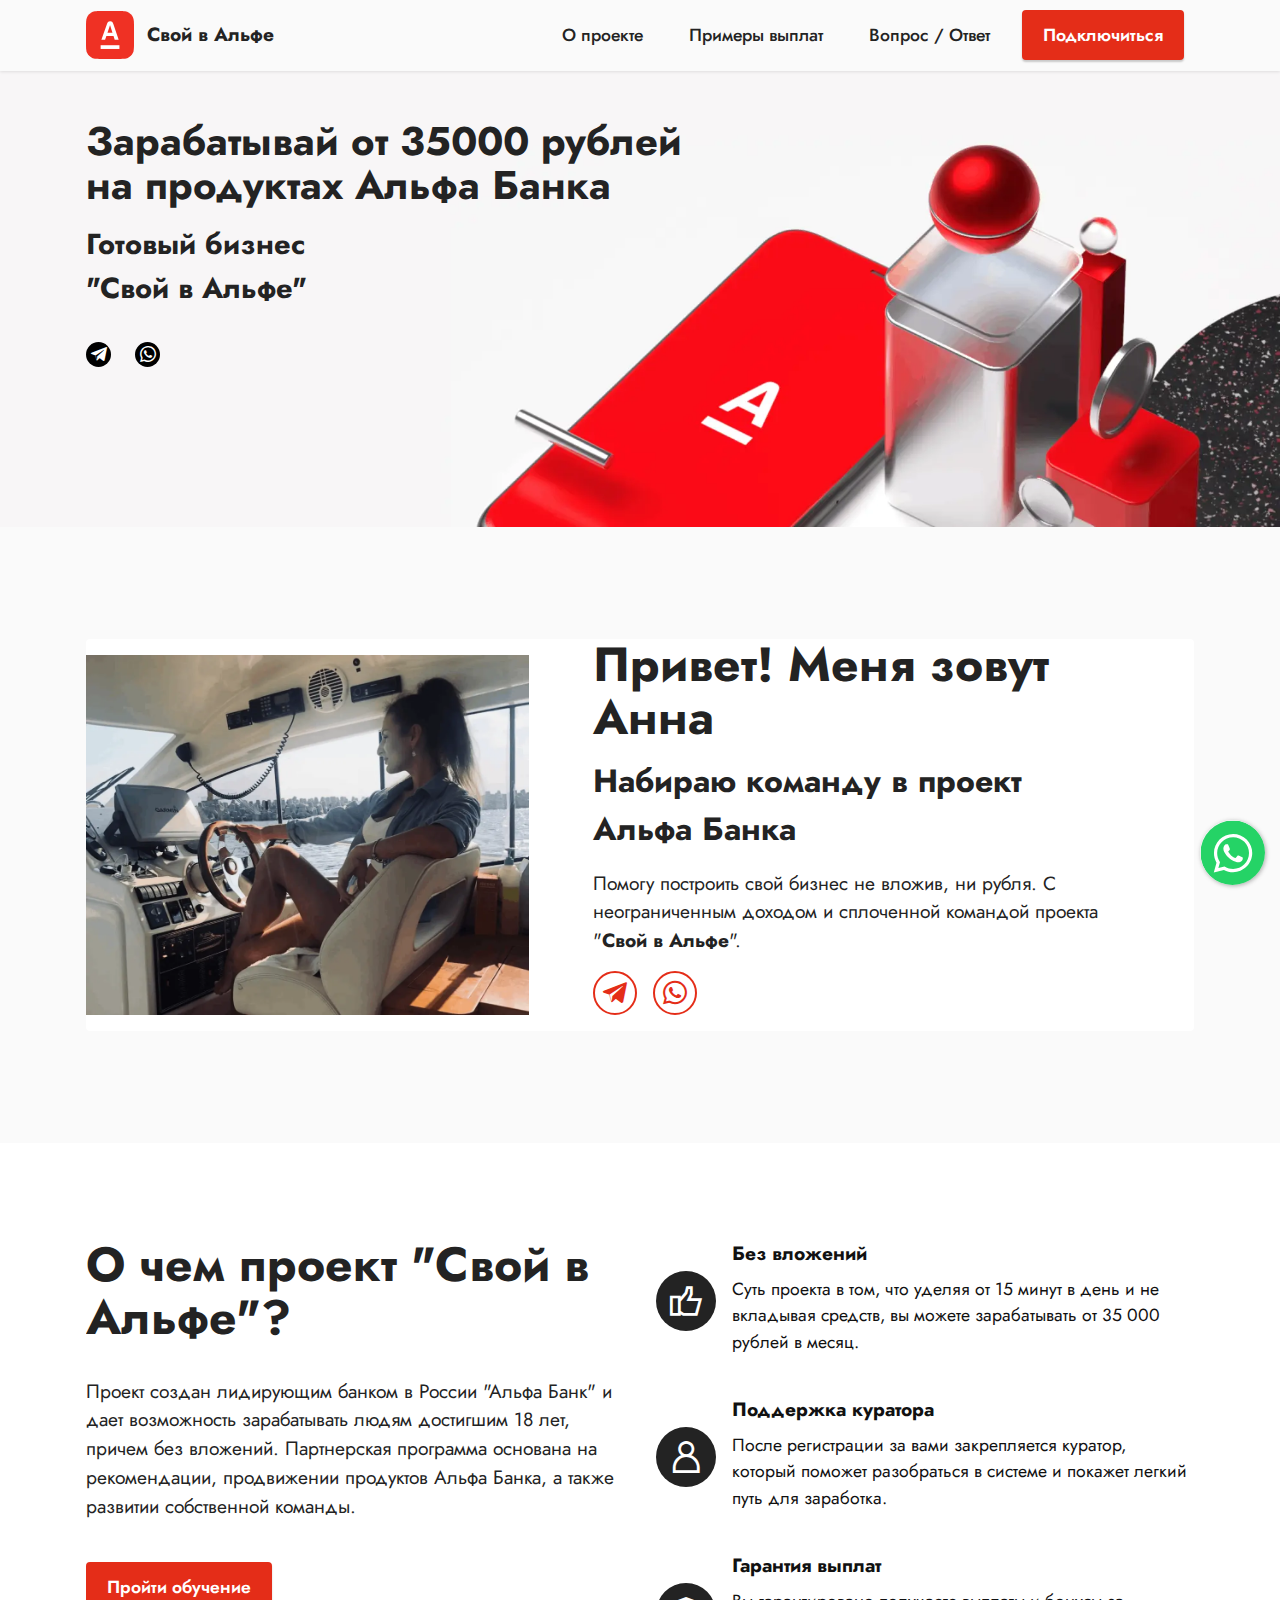
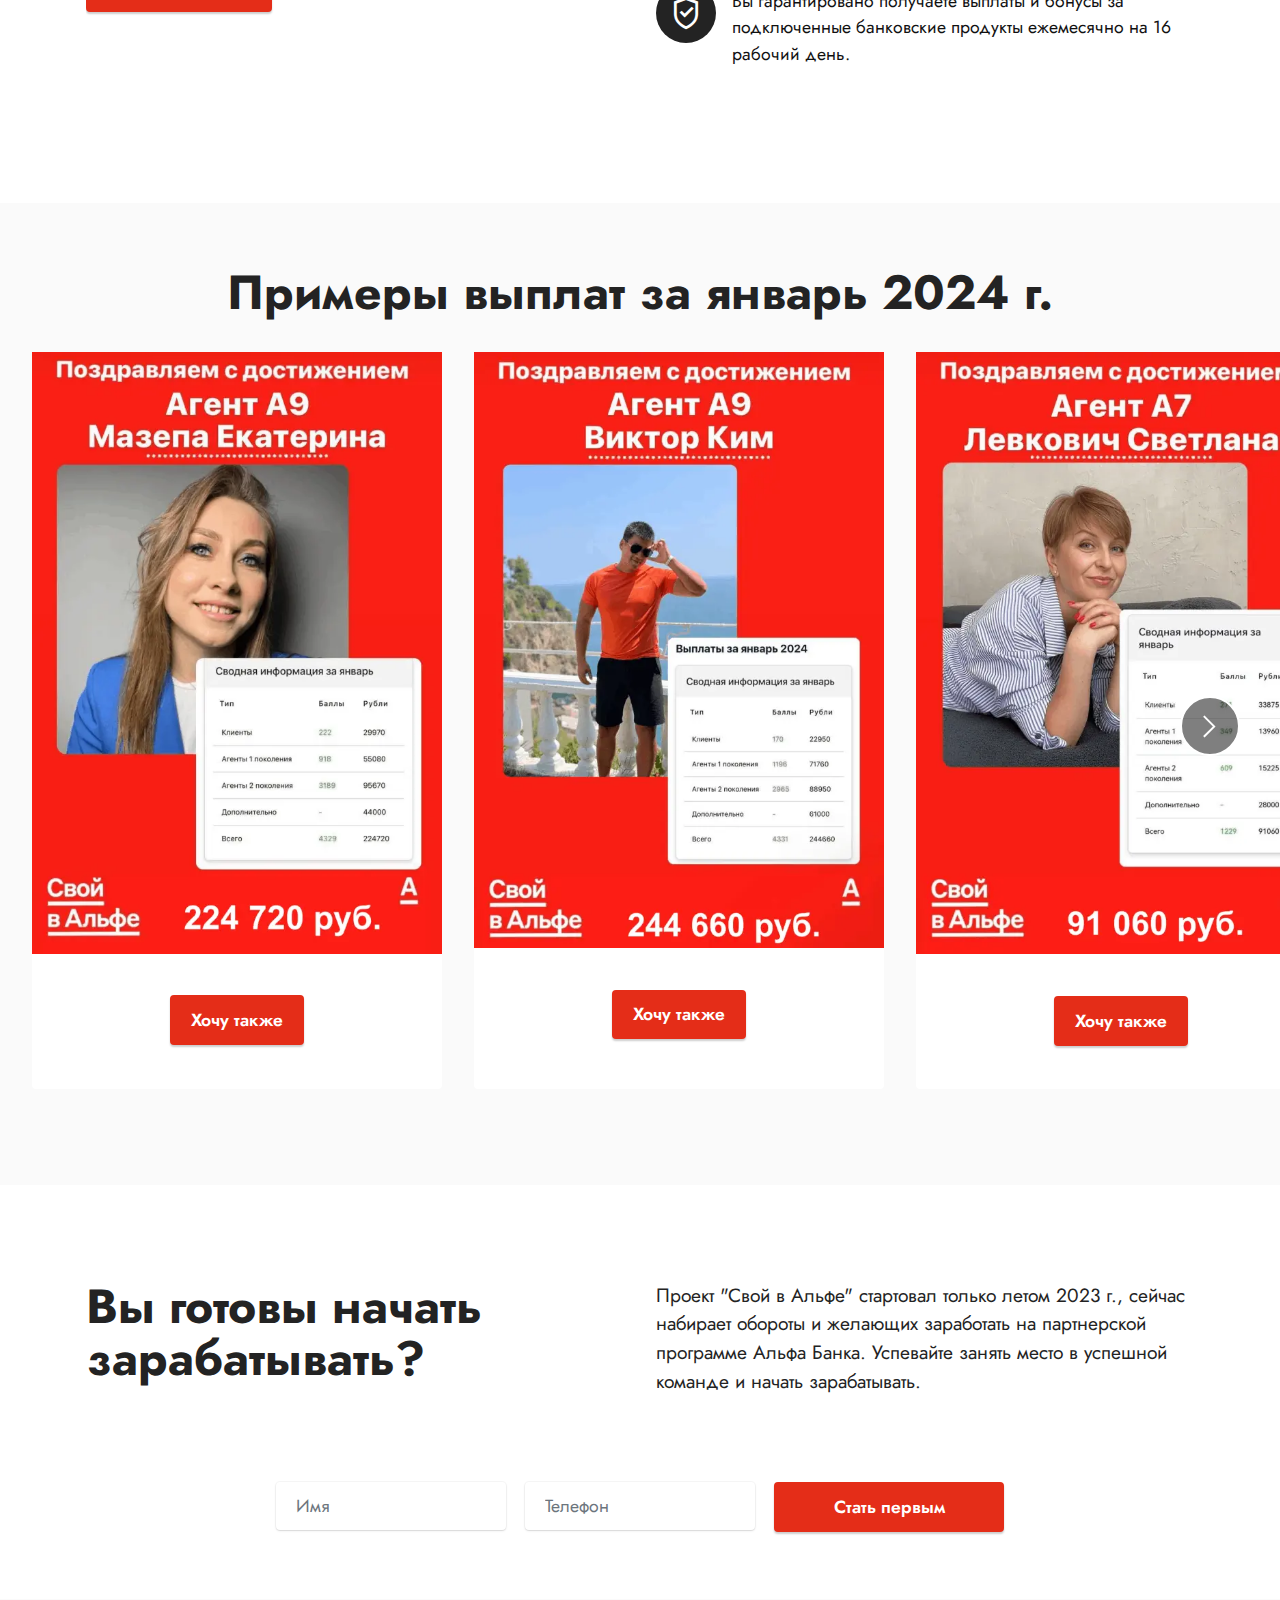
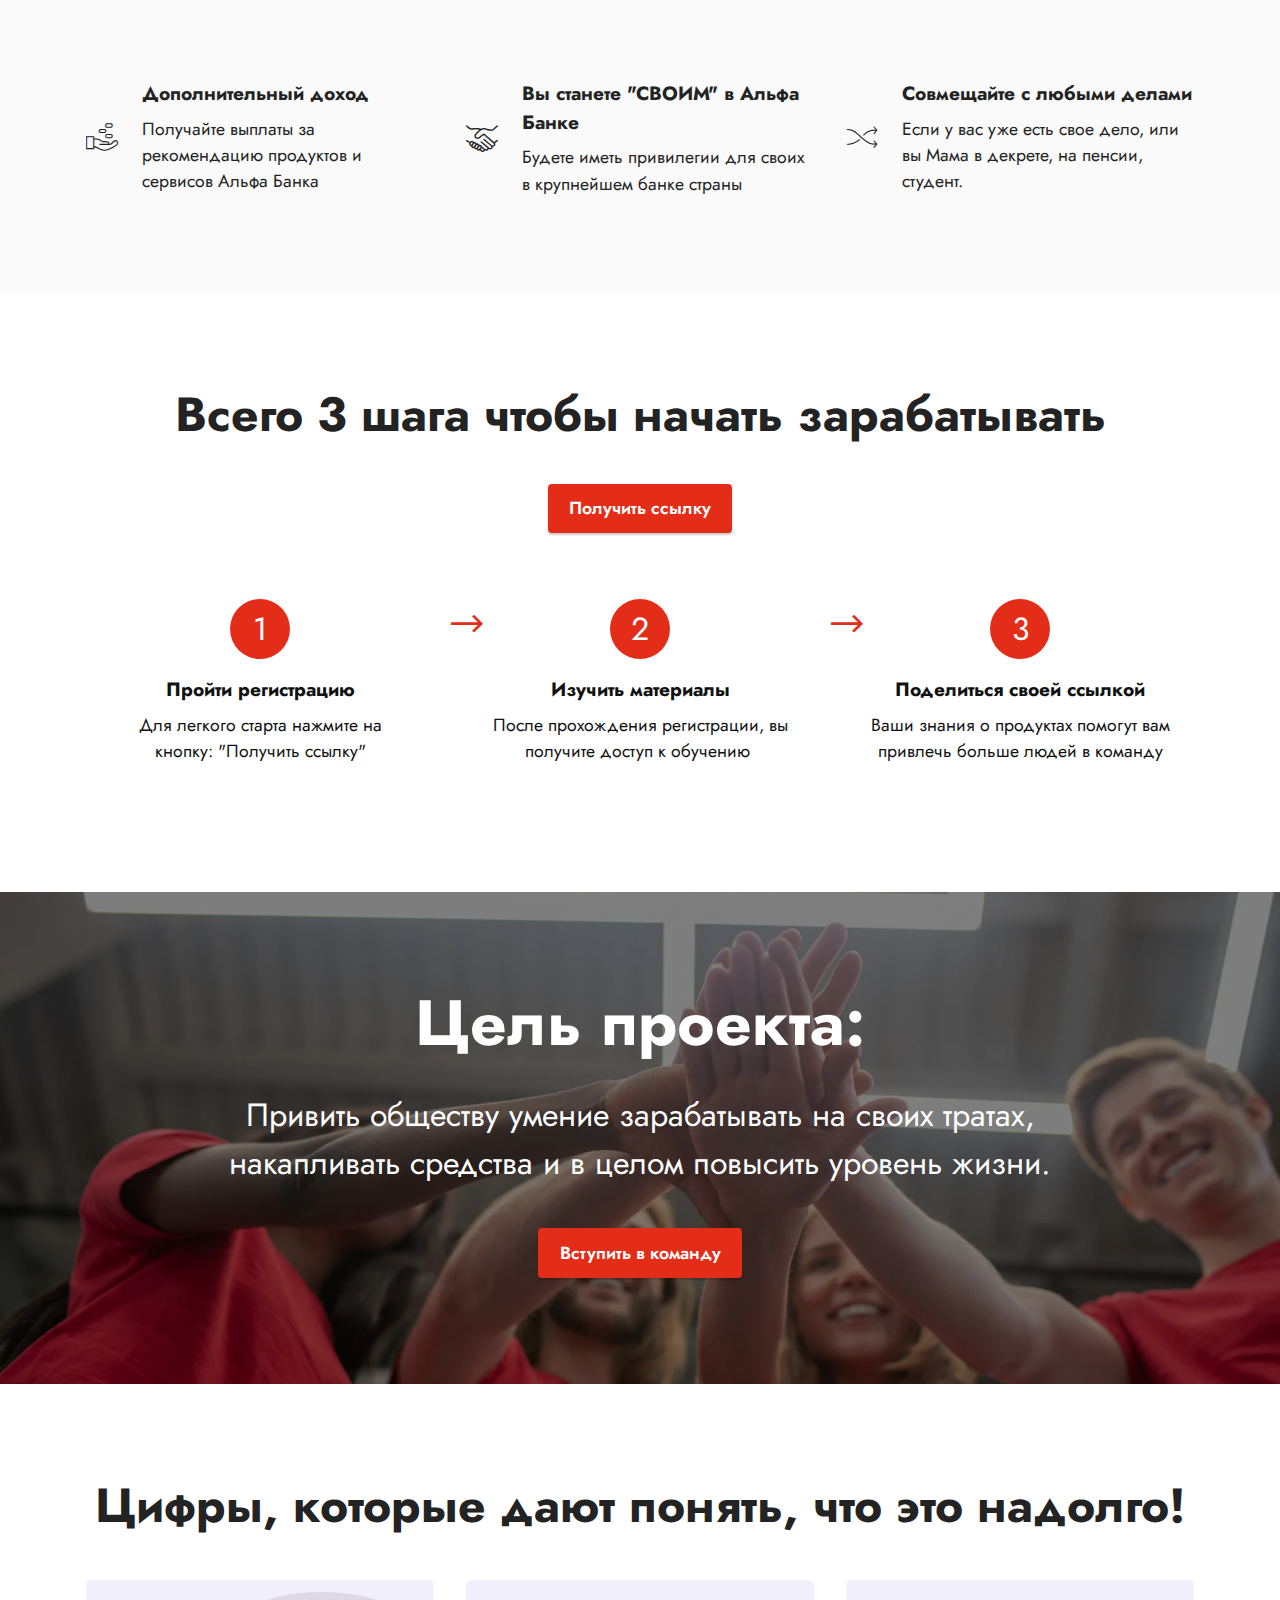
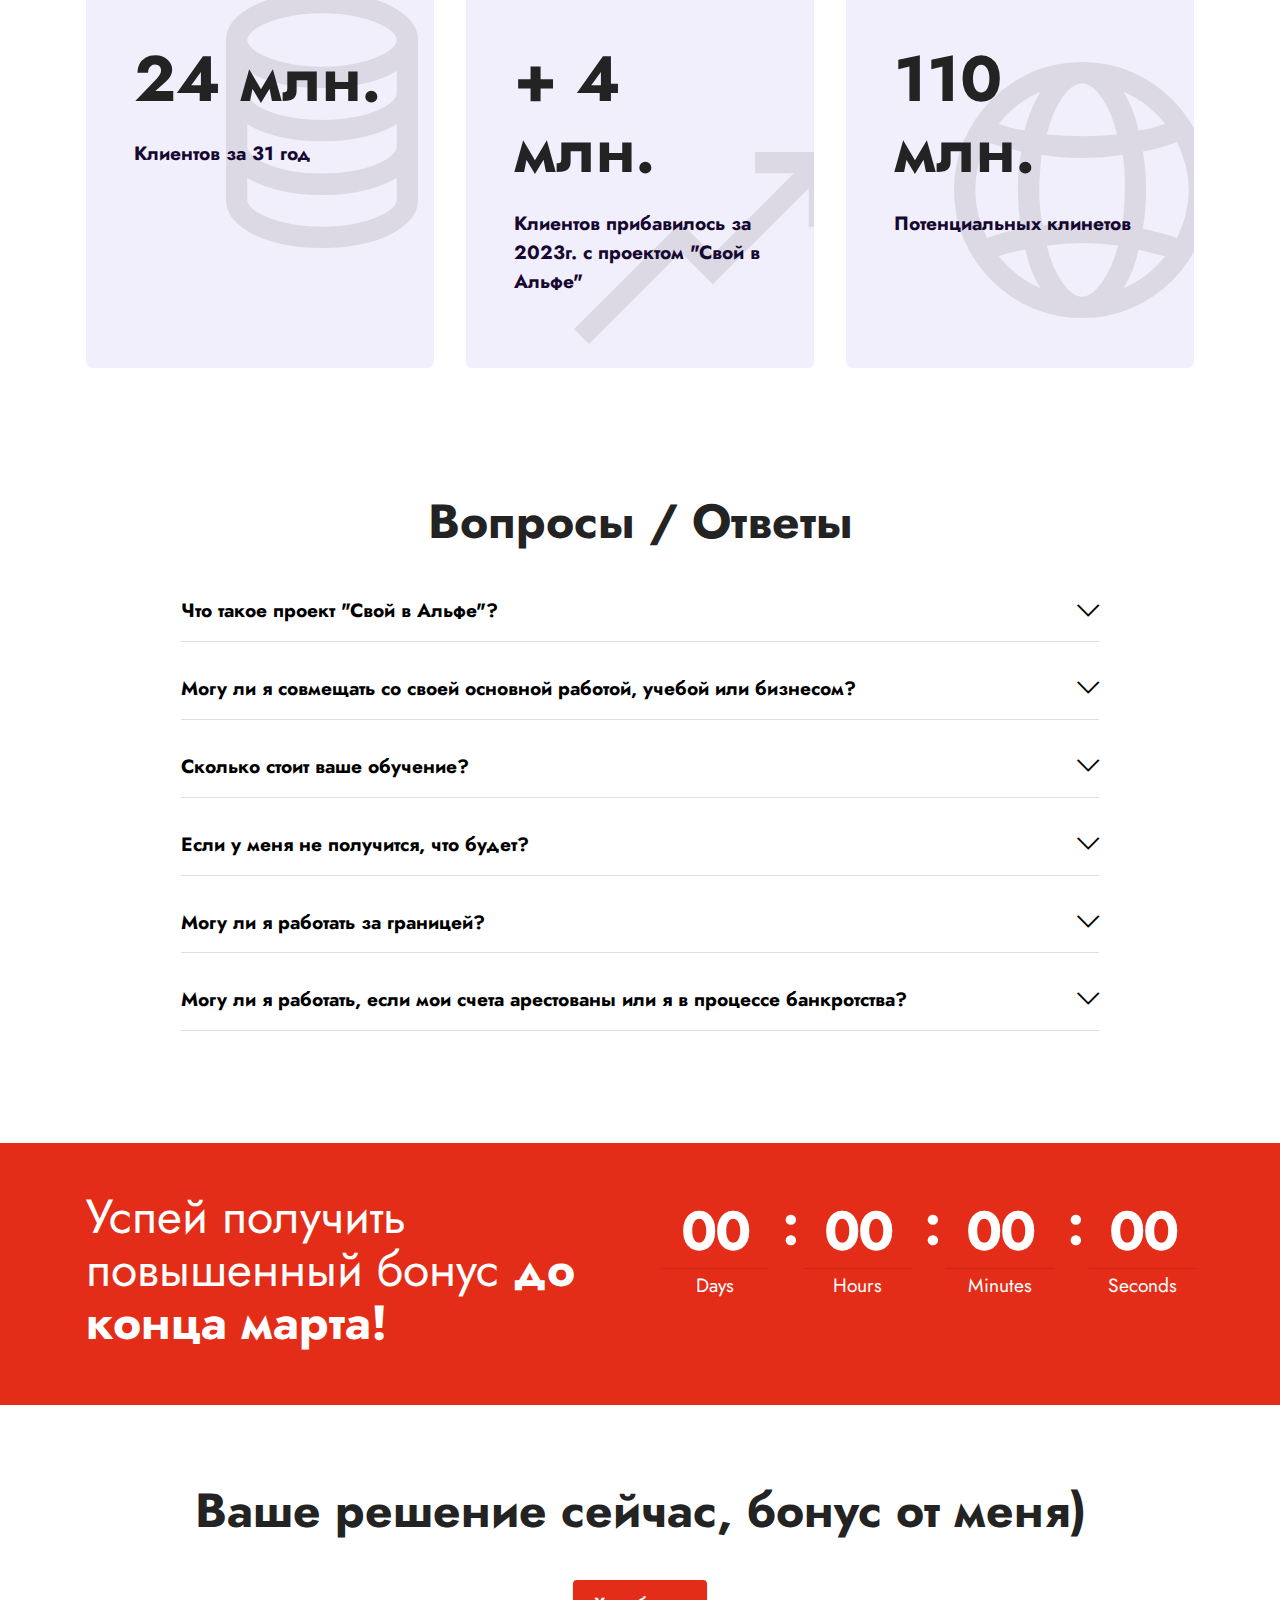
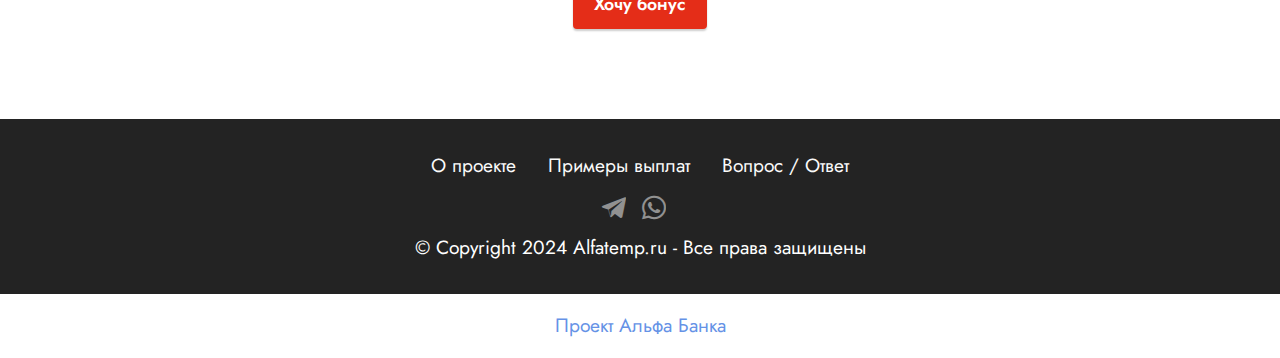
<file: index.html>
<!DOCTYPE html>
<html  lang="ru">
<head>
  <!-- Site made with Mobirise Website Builder v5.9.0, https://mobirise.com -->
  <meta charset="UTF-8">
  <meta http-equiv="X-UA-Compatible" content="IE=edge">
  <meta name="generator" content="Mobirise v5.9.0, mobirise.com">
  <meta name="viewport" content="width=device-width, initial-scale=1, minimum-scale=1">
  <link rel="shortcut icon" href="assets/images/footer-alfa-logo-1025x1025-common-19-1.svg" type="image/x-icon">
  <meta name="description" content="Проект "Свой в Альфе" создан крупнейшим банком в России и дает возможность всем желающим зарабатывать на продуктах Альфа Банка без вложений. Партнерская программа основана на привлечении новых клиентов и продвижении продуктов Альфа Банка. Пройдя обучение проекта Свой в Альфе, вы получите знания о банковских продуктах Альфа Банка, а также освоите знания финансовой грамотности. Запустите свой бизнес не вложив, ни рубля.">
  
  
  <title>Свой в Альфе - Готовый бизнес от Альфа-Банка</title>
  <link rel="stylesheet" href="assets/web/assets/mobirise-icons2/mobirise2.css">
  <link rel="stylesheet" href="assets/icon54-v4/style.css">
  <link rel="stylesheet" href="assets/iconsMind/style.css">
  <link rel="stylesheet" href="assets/web/assets/mobirise-icons/mobirise-icons.css">
  <link rel="stylesheet" href="assets/bootstrap/css/bootstrap.min.css">
  <link rel="stylesheet" href="assets/bootstrap/css/bootstrap-grid.min.css">
  <link rel="stylesheet" href="assets/bootstrap/css/bootstrap-reboot.min.css">
  <link rel="stylesheet" href="assets/chatbutton/floating-wpp.css">
  <link rel="stylesheet" href="assets/popup-overlay-plugin/style.css">
  <link rel="stylesheet" href="assets/dropdown/css/style.css">
  <link rel="stylesheet" href="assets/socicon/css/styles.css">
  <link rel="stylesheet" href="assets/theme/css/style.css">
  <link rel="stylesheet" href="assets/recaptcha.css">
  <link rel="preload" href="https://fonts.googleapis.com/css?family=Jost:100,200,300,400,500,600,700,800,900,100i,200i,300i,400i,500i,600i,700i,800i,900i&display=swap" as="style" onload="this.onload=null;this.rel='stylesheet'">
  <noscript><link rel="stylesheet" href="https://fonts.googleapis.com/css?family=Jost:100,200,300,400,500,600,700,800,900,100i,200i,300i,400i,500i,600i,700i,800i,900i&display=swap"></noscript>
  <link rel="preload" as="style" href="assets/mobirise/css/mbr-additional.css"><link rel="stylesheet" href="assets/mobirise/css/mbr-additional.css" type="text/css">

  
  
  <meta name="keywords" content="свой в альфе, альфа банк, проект, партнерская программа, обучение свой в альфа, агент альфа банка, готовый бизнес, свой бизнес">
  <meta name="yandex-verification" content="2e970bdd91123835" />
  <!-- Yandex.Metrika counter -->
  <script type="text/javascript" >
   (function(m,e,t,r,i,k,a){m[i]=m[i]||function(){(m[i].a=m[i].a||[]).push(arguments)};
   m[i].l=1*new Date();
   for (var j = 0; j < document.scripts.length; j++) {if (document.scripts[j].src === r) { return; }}
   k=e.createElement(t),a=e.getElementsByTagName(t)[0],k.async=1,k.src=r,a.parentNode.insertBefore(k,a)})
   (window, document, "script", "https://mc.yandex.ru/metrika/tag.js", "ym");

   ym(96529935, "init", {
        clickmap:true,
        trackLinks:true,
        accurateTrackBounce:true,
        webvisor:true
   });
 </script>
 <noscript><div><img src="https://mc.yandex.ru/watch/96529935" style="position:absolute; left:-9999px;" alt="" /></div></noscript>
 <!-- /Yandex.Metrika counter -->
 <link rel="canonical" href="http://alfatemp.ru"/>
 <meta name="google-site-verification" content="C0RYB1ilJ5MPV0jmEokZvui8ZuZS9lRBbJfa-9_n9SI" />
 <!-- Top.Mail.Ru counter -->
  <script type="text/javascript">
    var _tmr = window._tmr || (window._tmr = []);
    _tmr.push({id: "3489910", type: "pageView", start: (new Date()).getTime()});
    (function (d, w, id) {
      if (d.getElementById(id)) return;
      var ts = d.createElement("script"); ts.type = "text/javascript"; ts.async = true; ts.id = id;
      ts.src = "https://top-fwz1.mail.ru/js/code.js";
      var f = function () {var s = d.getElementsByTagName("script")[0]; s.parentNode.insertBefore(ts, s);};
      if (w.opera == "[object Opera]") { d.addEventListener("DOMContentLoaded", f, false); } else { f(); }
    })(document, window, "tmr-code");
  </script>
  <noscript><div><img src="https://top-fwz1.mail.ru/counter?id=3489910;js=na" style="position:absolute;left:-9999px;" alt="Top.Mail.Ru" /></div></noscript>
 <!-- /Top.Mail.Ru counter -->

</head>
<body>
  
  <section data-bs-version="5.1" class="menu menu2 cid-sFCw1qGFAI" once="menu" id="menu2-23">
    
    <nav class="navbar navbar-dropdown navbar-expand-lg">
        <div class="container">
            <div class="navbar-brand">
                <span class="navbar-logo">
                    <a href="index.html#top">
                        <img src="assets/images/footer-alfa-logo-1025x1025-common-19-1.svg" alt="Лого свой в Альфе" style="height: 3rem;">
                    </a>
                </span>
                <span class="navbar-caption-wrap"><a class="navbar-caption text-black text-primary display-7" href="index.html#top">Свой в Альфе</a></span>
            </div>
            <button class="navbar-toggler" type="button" data-toggle="collapse" data-bs-toggle="collapse" data-target="#navbarSupportedContent" data-bs-target="#navbarSupportedContent" aria-controls="navbarNavAltMarkup" aria-expanded="false" aria-label="Toggle navigation">
                <div class="hamburger">
                    <span></span>
                    <span></span>
                    <span></span>
                    <span></span>
                </div>
            </button>
            <div class="collapse navbar-collapse" id="navbarSupportedContent">
                <ul class="navbar-nav nav-dropdown" data-app-modern-menu="true"><li class="nav-item"><a class="nav-link link text-black text-primary display-4" href="index.html#features13-8">О проекте</a></li><li class="nav-item"><a class="nav-link link text-black text-primary display-4" href="index.html#slider3-5">Примеры выплат</a></li>
                    <li class="nav-item"><a class="nav-link link text-black text-primary display-4" href="index.html#content16-g">Вопрос / Ответ</a></li></ul>
                
                <div class="navbar-buttons mbr-section-btn"><a class="btn btn-secondary display-4" href="#" data-toggle="modal" data-bs-toggle="modal" data-target="#mbr-popup-10" data-bs-target="#mbr-popup-10">Подключиться</a></div>
            </div>
        </div>
    </nav>
</section>

<section data-bs-version="5.1" class="header1 cid-u4LMYXsAfg" id="header1-1">

    

    <div class="mbr-overlay" style="opacity: 0; background-color: rgb(211, 241, 245);"></div>

    <div class="container">
        <div class="row">
            <div class="col-12 col-lg-7">
                <h1 class="mbr-section-title mbr-fonts-style mb-3 display-2"><strong>Зарабатывай от 35000 рублей на продуктах Альфа Банка&nbsp;&nbsp;</strong></h1>
                <h2 class="mbr-section-subtitle mbr-fonts-style mb-0 display-5"><strong>Готовый бизнес<br>"Свой в Альфе"</strong><br>
                </h2>
                <div class="social-row mt-4">
                    <div class="soc-item">
                        <a href="https://t.me/AnnaGilevich" target="_blank">
                            <span class="mbr-iconfont socicon-telegram socicon"></span>
                        </a>
                    </div>
                    <div class="soc-item">
                        <a href="https://wa.me/79068077757" target="_blank">
                            <span class="mbr-iconfont socicon-whatsapp socicon"></span>
                        </a>
                    </div>
                    
                    
                    
                </div>
            </div>
        </div>
    </div>
    
</section>

<section data-bs-version="5.1" class="team2 cid-u4LNM10cb9" xmlns="http://www.w3.org/1999/html" id="team2-4">
    

    
    
    <div class="container">
        <div class="item features-image">
            <div class="item-wrapper">
                <div class="row align-items-center">
                    <div class="col-12 col-md-5">
                        <div class="image-wrapper">
                            <img src="assets/images/ann-gilevich-1036x843.webp" alt="Агент Свой в Альфе">
                        </div>
                    </div>
                    <div class="col-12 col-md">
                        <div class="card-box">
                            <h5 class="card-title mbr-fonts-style m-0 mb-3 display-2">
                                <strong>Привет! Меня зовут Анна</strong></h5>
                            <h6 class="card-subtitle mbr-fonts-style mb-3 display-5"><strong>Набираю команду в проект Альфа Банка</strong></h6>
                            <p class="mbr-text mbr-fonts-style display-7">Помогу построить свой бизнес не вложив, ни рубля. С неограниченным доходом и сплоченной командой проекта "<strong>Свой в Альфе</strong>".</p>
                            <div class="social-row display-7">
                                <div class="soc-item">
                                    <a href="https://t.me/AnnaGilevich" target="_blank">
                                        <span class="mbr-iconfont socicon-telegram socicon"></span>
                                    </a>
                                </div>
                                <div class="soc-item">
                                    <a href="https://api.whatsapp.com/send/?phone=79068077757&text&type=phone_number&app_absent=0" target="_blank">
                                        <span class="mbr-iconfont socicon-whatsapp socicon"></span>
                                    </a>
                                </div>
                                
                                
                                
                            </div>
                        </div>
                    </div>
                </div>
            </div>
        </div>
    </div>
</section>

<section data-bs-version="5.1" class="features13 cid-u4LTgkAhCj" id="features13-8">

    

    
    
    <div class="container">
        <div class="row justify-content-center">
            <div class="col-12 col-lg-6">
                <div class="card-wrapper">
                    <div class="card-box align-left">
                        <h4 class="card-title mbr-fonts-style mb-4 display-2"><strong>О чем проект "Свой в Альфе"?</strong>
                        </h4>
                        <p class="mbr-text mbr-fonts-style mb-4 display-7">
                            Проект создан лидирующим банком в России "Альфа Банк" и дает возможность зарабатывать людям достигшим 18 лет, причем без вложений. Партнерская программа основана на рекомендации, продвижении продуктов Альфа Банка, а также развитии собственной команды.</p>
                        <div class="mbr-section-btn"><a class="btn btn-secondary display-4" href="#" data-toggle="modal" data-bs-toggle="modal" data-target="#mbr-popup-1f" data-bs-target="#mbr-popup-1f">Пройти обучение</a></div>
                    </div>
                </div>
            </div>
            <div class="col-12 col-lg-6">
                
                <div class="item features-without-image active">
                    <div class="item-wrapper mbr-flex">
                        <div class="icon-box">
                            <span class="mbr-iconfont mobi-mbri-like mobi-mbri"></span>
                        </div>
                        <div class="text-box">
                            <h4 class="icon-title mbr-black mbr-fonts-style display-7">
                                <strong>Без вложений</strong></h4>
                            <h5 class="icon-text mbr-black mbr-fonts-style display-4">Суть проекта в том, что уделяя от 15 минут в день и не вкладывая средств, вы можете зарабатывать от 35 000 рублей в месяц.</h5>
                        </div>
                    </div>
                </div><div class="item features-without-image">
                    <div class="item-wrapper mbr-flex">
                        <div class="icon-box">
                            <span class="mbr-iconfont mobi-mbri-user mobi-mbri"></span>
                        </div>
                        <div class="text-box">
                            <h4 class="icon-title mbr-black mbr-fonts-style display-7"><strong>Поддержка куратора</strong></h4>
                            <h5 class="icon-text mbr-black mbr-fonts-style display-4">После регистрации за вами закрепляется куратор, который поможет разобраться в системе и покажет легкий путь для заработка.</h5>
                        </div>
                    </div>
                </div><div class="item features-without-image">
                    <div class="item-wrapper mbr-flex">
                        <div class="icon-box">
                            <span class="mbr-iconfont mobi-mbri-protect mobi-mbri"></span>
                        </div>
                        <div class="text-box">
                            <h4 class="icon-title mbr-black mbr-fonts-style display-7">
                                <strong>Гарантия выплат</strong></h4>
                            <h5 class="icon-text mbr-black mbr-fonts-style display-4">Вы гарантировано получаете выплаты и бонусы за подключенные банковские продукты ежемесячно на 16 рабочий день.</h5>
                        </div>
                    </div>
                </div>
                
            </div>
        </div>
    </div>
</section>

<section data-bs-version="5.1" class="slider3 mbr-embla cid-u4LSRSOifu" id="slider3-5">
    

    
    
    <div class="position-relative text-center">
        <div class="col-12">
            <h3 class="mbr-section-title mbr-fonts-style align-center mb-4 display-2"><strong>Примеры выплат за январь 2024 г.</strong></h3>
            
        </div>
        <div class="embla" data-skip-snaps="true" data-align="center" data-contain-scroll="trimSnaps" data-auto-play="true" data-auto-play-interval="4" data-draggable="true">
            <div class="embla__viewport container-fluid">
                <div class="embla__container">
                    <div class="embla__slide slider-image item active" style="margin-left: 1rem; margin-right: 1rem;">
                        <div class="card-wrap">
                            <div class="item-wrapper position-relative">
                                <div class="image-wrap">
                                    <img src="assets/images/34345445-600x881.webp" alt="Примеры выплат в проекте Свой в Альфе">
                                </div>
                            </div>
                            <div class="content-wrap">
                                
                                
                                
                                
                                <div class="mbr-section-btn card-btn align-center"><a class="btn btn-secondary display-4" href="#" data-toggle="modal" data-bs-toggle="modal" data-target="#mbr-popup-10" data-bs-target="#mbr-popup-10">Хочу также</a></div>
                            </div>
                        </div>
                    </div>
                    <div class="embla__slide slider-image item" style="margin-left: 1rem; margin-right: 1rem;">
                        <div class="card-wrap">
                            <div class="item-wrapper position-relative">
                                <div class="image-wrap">
                                    <img src="assets/images/kim-600x873.webp" alt="Агент А10 в Свой в Альфе" data-slide-to="1" data-bs-slide-to="1">
                                </div>
                            </div>
                            <div class="content-wrap">
                                
                                
                                
                                
                                <div class="mbr-section-btn card-btn align-center"><a class="btn btn-secondary display-4" href="#" data-toggle="modal" data-bs-toggle="modal" data-target="#mbr-popup-10" data-bs-target="#mbr-popup-10">Хочу также</a></div>
                            </div>
                        </div>
                    </div><div class="embla__slide slider-image item" style="margin-left: 1rem; margin-right: 1rem;">
                        <div class="card-wrap">
                            <div class="item-wrapper position-relative">
                                <div class="image-wrap">
                                    <img src="assets/images/levkovich-600x882.webp" alt="Агент А7 в Свой в Альфе" data-slide-to="2" data-bs-slide-to="2">
                                </div>
                            </div>
                            <div class="content-wrap">
                                
                                
                                
                                
                                <div class="mbr-section-btn card-btn align-center"><a class="btn btn-secondary display-4" href="#" data-toggle="modal" data-bs-toggle="modal" data-target="#mbr-popup-10" data-bs-target="#mbr-popup-10">Хочу также</a></div>
                            </div>
                        </div>
                    </div>
                    <div class="embla__slide slider-image item" style="margin-left: 1rem; margin-right: 1rem;">
                        <div class="card-wrap">
                            <div class="item-wrapper position-relative">
                                <div class="image-wrap">
                                    <img src="assets/images/23234343445-600x884.webp" alt="Агент А10 в Свой в Альфе" data-slide-to="3" data-bs-slide-to="3">
                                </div>
                            </div>
                            <div class="content-wrap">
                                
                                
                                
                                
                                <div class="mbr-section-btn card-btn align-center"><a class="btn btn-secondary display-4" href="#" data-toggle="modal" data-bs-toggle="modal" data-target="#mbr-popup-10" data-bs-target="#mbr-popup-10">Хочу также</a></div>
                            </div>
                        </div>
                    </div>
                    
                </div>
            </div>
            <button class="embla__button embla__button--prev">
                <span class="mobi-mbri mobi-mbri-arrow-prev mbr-iconfont" aria-hidden="true"></span>
                <span class="sr-only visually-hidden visually-hidden">Previous</span>
            </button>
            <button class="embla__button embla__button--next">
                <span class="mobi-mbri mobi-mbri-arrow-next mbr-iconfont" aria-hidden="true"></span>
                <span class="sr-only visually-hidden visually-hidden">Next</span>
            </button>
        </div>
    </div>
</section>

<section data-bs-version="5.1" class="content10 cid-sFAZRnJnnI" id="content10-22">
    
    <div class="container">
        <div class="row justify-content-center">
            <div class="col-12 col-md">
                
                <h6 class="mbr-section-subtitle mbr-fonts-style mb-4 display-2"><strong>Вы готовы начать зарабатывать?</strong></h6>
            </div>
            <div class="col-md-12 col-lg-6">
                <p class="mbr-text mbr-fonts-style display-7">Проект "Свой в Альфе" стартовал только летом 2023 г., сейчас набирает обороты и желающих заработать на партнерской программе Альфа Банка. Успевайте занять место в успешной команде и начать зарабатывать.</p>
            </div>
        </div>
    </div>
</section>

<section data-bs-version="5.1" class="form2 cid-u4M7MVaYzR" id="form2-e">

    

    
    
    <div class="container">
        <div class="row justify-content-center">
            <div class="col-lg-8 mx-auto mbr-form" data-form-type="formoid">
<!--Formbuilder Form-->
<form action="https://mobirise.eu/" method="POST" class="mbr-form form-with-styler" data-form-title="Form Name"><input type="hidden" name="email" data-form-email="true" value="r9NBRhWCK53LEZ18EAj+lU4ZhvXJzAfRiKxHTWkbsX4ZWvlEYT7xn81y3bH8UBoXp+DdqBT5kA2GwWJ/SoVRIA6ZCiD8TniAyL7EIPOOHuCVt1lnlHc7ZZquEEaLHRWZ.V+UDudvSZlxp2gcI6/u7EHI9yLX6ZxonC/MmmXwSY564KSzrb2feIrlfeGazZGzNaJsrd8vrRUFTju5el6jySXqzyj4AA/BOr/UyZx0d54K0C9dNSh5t4YqONMuk5f5z">
<div class="row">
<div hidden="hidden" data-form-alert="" class="alert alert-success col-12">Спасибо за интерес к проекту "Свой в Альфе"! В ближайшее время с Вами свяжемся.</div>
<div hidden="hidden" data-form-alert-danger="" class="alert alert-danger col-12"> Oops...! some problem! </div>
</div>
<div class="dragArea row">
<div class="col-lg-4 col-md-12 col-sm-12 form-group" data-for="text">
<input type="text" name="text" placeholder="Имя" data-form-field="text" required="required" class="form-control display-7" value="" id="text-form2-e">
</div>
<div class="col-lg-4 col-md-12 col-sm-12 form-group" data-for="Телефон">
<input type="text" name="Телефон" placeholder="Телефон" data-form-field="Телефон" required="required" class="form-control display-7" value="" id="Телефон-form2-e">
</div>
<div class="col mbr-section-btn">
<button type="submit" class="w-100 w-100 w-100 w-100 w-100 w-100 w-100 w-100 btn btn-secondary display-4">Стать первым</button>
</div>
</div>
</form><!--Formbuilder Form-->
</div>
        </div>
    </div>
</section>

<section data-bs-version="5.1" class="features15 cid-u4LTdV1aBW" id="features15-7">

    

    
    
    <div class="container">
        <div class="row justify-content-center">
            <div class="item features-without-image mb-5 col-12 col-md-4 active">
                <div class="item-wrapper">
                    <span class="mbr-iconfont m-auto imind-financial"></span>
                    <div class="card-box">
                        <h4 class="card-title mbr-fonts-style mb-2 display-7"><strong>Дополнительный доход</strong></h4>
                        <h5 class="card-text mbr-fonts-style display-4">Получайте выплаты за рекомендацию продуктов и сервисов Альфа Банка</h5>
                    </div>
                </div>
            </div><div class="item features-without-image mb-5 col-12 col-md-4">
                <div class="item-wrapper">
                    <span class="mbr-iconfont m-auto icon54-v4-handshake"></span>
                    <div class="card-box">
                        <h4 class="card-title mbr-fonts-style mb-2 display-7">
                            <strong>Вы станете "СВОИМ" в Альфа Банке</strong></h4>
                        <h5 class="card-text mbr-fonts-style display-4">Будете иметь привилегии для своих в крупнейшем банке страны</h5>
                    </div>
                </div>
            </div>
            
            <div class="item features-without-image mb-5 col-12 col-md-4">
                <div class="item-wrapper">
                    <span class="mbr-iconfont m-auto imind-arrow-shuffle"></span>
                    <div class="card-box">
                        <h4 class="card-title mbr-fonts-style mb-2 display-7"><strong>Совмещайте с любыми делами</strong></h4>
                        <h5 class="card-text mbr-fonts-style display-4">Если у вас уже есть свое дело, или вы Мама в декрете, на пенсии, студент.&nbsp;</h5>
                    </div>
                </div>
            </div>
        </div>
    </div>
</section>

<section data-bs-version="5.1" class="features24 cid-u4NMZDFmlk" id="features24-f">

    

    
    
    <div class="container">
        <div class="row justify-content-center">
            <div class="col-12">
                <div class="card-wrapper mb-4">
                    <div class="card-box align-center">
                        <h4 class="card-title mbr-fonts-style mb-4 display-2">
                            <strong>Всего 3 шага чтобы начать зарабатывать</strong></h4>
                        
                        <div class="mbr-section-btn"><a class="btn btn-secondary display-4" href="#" data-toggle="modal" data-bs-toggle="modal" data-target="#mbr-popup-10" data-bs-target="#mbr-popup-10">Получить ссылку</a></div>
                    </div>
                </div>
            </div>
            <div class="col-12 col-md-6 col-lg-4">
                <div class="item first mbr-flex p-4">
                    <div class="icon-wrap w-100">
                        <div class="icon-box">
                            <span class="step-number mbr-fonts-style display-5">1</span>
                        </div>
                    </div>

                    <div class="text-box">
                        <h4 class="icon-title card-title mbr-black mbr-fonts-style display-7"><strong>Пройти регистрацию</strong></h4>
                        <h5 class="mbr-text mbr-black mbr-fonts-style display-4">Для легкого старта нажмите на кнопку: "Получить ссылку"</h5>
                    </div>
                </div>
                <!-- <span mbr-icon class="mbr-iconfont mobi-mbri-devices mobi-mbri"></span> -->
            </div>
            <div class="col-12 col-md-6 col-lg-4">
                <div class="item mbr-flex p-4">
                    <div class="icon-wrap w-100">
                        <div class="icon-box">
                            <span class="step-number mbr-fonts-style display-5">2</span>
                        </div>
                    </div>
                    <div class="text-box">
                        <h4 class="icon-title card-title mbr-black mbr-fonts-style display-7"><strong>Изучить материалы</strong></h4>
                        <h5 class="mbr-text mbr-black mbr-fonts-style display-4">После прохождения регистрации, вы получите доступ к обучению&nbsp;</h5>
                    </div>
                </div>
            </div>
            <div class="col-12 col-md-6 col-lg-4">
                <div class="item mbr-flex p-4">
                    <div class="icon-wrap w-100">
                        <div class="icon-box">
                            <span class="step-number mbr-fonts-style display-5">3</span>
                        </div>
                    </div>
                    <div class="text-box">
                        <h4 class="icon-title card-title mbr-black mbr-fonts-style display-7"><strong>Поделиться своей ссылкой</strong></h4>
                        <h5 class="mbr-text mbr-black mbr-fonts-style display-4">Ваши знания о продуктах помогут вам привлечь больше людей в команду</h5>
                    </div>
                </div>
            </div>
            
            
            
            
            
        </div>
    </div>
</section>

<section data-bs-version="5.1" class="info3 cid-u4OuTPhaFq" id="info3-i">

    

    
    <div class="mbr-overlay" style="opacity: 0.5; background-color: rgb(0, 0, 0);">
    </div>

    <div class="container">
        <div class="row justify-content-center">
            <div class="card col-12 col-lg-10">
                <div class="card-wrapper">
                    <div class="card-box align-center">
                        <h4 class="card-title mbr-fonts-style align-center mb-4 display-1"><strong>Цель проекта:</strong></h4>
                        <p class="mbr-text mbr-fonts-style mb-4 display-5">Привить обществу умение зарабатывать на своих тратах, накапливать средства и в целом повысить уровень жизни.</p>
                        <div class="mbr-section-btn mt-3"><a class="btn btn-secondary display-4" href="#" data-toggle="modal" data-bs-toggle="modal" data-target="#mbr-popup-10" data-bs-target="#mbr-popup-10">Вступить в команду</a></div>
                    </div>
                </div>
            </div>
        </div>
    </div>
</section>

<section data-bs-version="5.1" class="numbers1 cid-u4QQhYMAgI" id="numbers01-z">
    
    


    
    <div class="container">
        <div class="row">
            <div class="col-12 pb-5">
                <h3 class="mbr-section-title mbr-fonts-style align-center mb-0 display-2">
                    <strong>Цифры, которые дают понять, что это надолго!</strong></h3>
                
            </div>
        </div>
        <div class="row justify-content-center">
            <div class="card col-12 col-md-6 col-lg-4 md-pb">
                <div class="card-wrapper">
                    <div class="card-box align-left">
                        <span class="mbr-iconfont-big mobi-mbri-database mobi-mbri"></span>
                        <h4 class="card-number mbr-fonts-style pb-3 display-1"><strong>24 млн.</strong></h4>
                        <h5 class="card-title mbr-fonts-style display-7"><strong>Клиентов за 31 год</strong></h5>
                        
                    </div>
                </div>
            </div>
            <div class="card col-12 col-md-6 col-lg-4 md-pb">
                <div class="card-wrapper">
                    <div class="card-box align-left">
                        <span class="mbr-iconfont-big mobi-mbri-growing-chart mobi-mbri"></span>
                        <h4 class="card-number mbr-fonts-style pb-3 display-1"><strong>+ 4 млн.</strong></h4>
                        <h5 class="card-title mbr-fonts-style display-7"><strong>Клиентов прибавилось за 2023г. с проектом "Свой в Альфе"</strong></h5>
                        
                    </div>
                </div>
            </div>
            <div class="card col-12 col-md-6 col-lg-4 md-pb">
                <div class="card-wrapper">
                    <div class="card-box align-left">
                        <span class="mbr-iconfont-big mobi-mbri-globe-2 mobi-mbri"></span>
                        <h4 class="card-number mbr-fonts-style pb-3 display-1"><strong>110 млн.</strong></h4>
                        <h5 class="card-title mbr-fonts-style display-7"><strong>Потенциальных клинетов</strong></h5>
                        
                    </div>
                </div>
            </div>
        </div>
    </div>
</section>

<section data-bs-version="5.1" class="content16 cid-u4NOihehLx" id="content16-g">

    

    
    
    <div class="container">
        <div class="row justify-content-center">
            <div class="col-12 col-md-10">
                <div class="mbr-section-head align-center mb-4">
                    <h3 class="mbr-section-title mb-0 mbr-fonts-style display-2">
                        <strong>Вопросы / Ответы</strong></h3>
                    
                </div>
                <div id="bootstrap-accordion_11" class="panel-group accordionStyles accordion" role="tablist" aria-multiselectable="true">
                    <div class="card mb-3">
                        <div class="card-header" role="tab" id="headingOne">
                            <a role="button" class="panel-title collapsed" data-toggle="collapse" data-bs-toggle="collapse" data-core="" href="#collapse1_11" aria-expanded="false" aria-controls="collapse1">
                                <h6 class="panel-title-edit mbr-fonts-style mb-0 display-7"><strong>Что такое проект "Свой в Альфе"?</strong></h6>
                                <span class="sign mbr-iconfont mbri-arrow-down"></span>
                            </a>
                        </div>
                        <div id="collapse1_11" class="panel-collapse noScroll collapse" role="tabpanel" aria-labelledby="headingOne" data-parent="#accordion" data-bs-parent="#bootstrap-accordion_11">
                            <div class="panel-body">
                                <p class="mbr-fonts-style panel-text display-4">Проект создан лидирующим банком в России "Альфа Банк" и дает возможность зарабатывать людям достигшим 18 лет, причем без вложений. Партнерская программа основана на рекомендации, продвижении продуктов Альфа Банка, а также развитии собственной команды.<br></p>
                            </div>
                        </div>
                    </div>
                    <div class="card mb-3">
                        <div class="card-header" role="tab" id="headingOne">
                            <a role="button" class="panel-title collapsed" data-toggle="collapse" data-bs-toggle="collapse" data-core="" href="#collapse2_11" aria-expanded="false" aria-controls="collapse2">
                                <h6 class="panel-title-edit mbr-fonts-style mb-0 display-7"><strong>Могу ли я совмещать со своей основной работой, учебой или бизнесом?</strong></h6>
                                <span class="sign mbr-iconfont mbri-arrow-down"></span>
                            </a>
                        </div>
                        <div id="collapse2_11" class="panel-collapse noScroll collapse" role="tabpanel" aria-labelledby="headingOne" data-parent="#accordion" data-bs-parent="#bootstrap-accordion_11">
                            <div class="panel-body">
                                <p class="mbr-fonts-style panel-text display-4">Да, конечно, проект подходит для совмещения со всеми видами деятельности.<br></p>
                            </div>
                        </div>
                    </div>
                    <div class="card mb-3">
                        <div class="card-header" role="tab" id="headingOne">
                            <a role="button" class="panel-title collapsed" data-toggle="collapse" data-bs-toggle="collapse" data-core="" href="#collapse3_11" aria-expanded="false" aria-controls="collapse3">
                                <h6 class="panel-title-edit mbr-fonts-style mb-0 display-7"><strong>Сколько стоит ваше обучение?</strong></h6>
                                <span class="sign mbr-iconfont mbri-arrow-down"></span>
                            </a>
                        </div>
                        <div id="collapse3_11" class="panel-collapse noScroll collapse" role="tabpanel" aria-labelledby="headingOne" data-parent="#accordion" data-bs-parent="#bootstrap-accordion_11">
                            <div class="panel-body">
                                <p class="mbr-fonts-style panel-text display-4">
                                    Обучение бесплатно, вы вкладываете только часть своего времени.</p>
                            </div>
                        </div>
                    </div>
                    <div class="card mb-3">
                        <div class="card-header" role="tab" id="headingOne">
                            <a role="button" class="panel-title collapsed" data-toggle="collapse" data-bs-toggle="collapse" data-core="" href="#collapse4_11" aria-expanded="false" aria-controls="collapse4">
                                <h6 class="panel-title-edit mbr-fonts-style mb-0 display-7"><strong>Если у меня не получится, что будет?</strong></h6>
                                <span class="sign mbr-iconfont mbri-arrow-down"></span>
                            </a>
                        </div>
                        <div id="collapse4_11" class="panel-collapse noScroll collapse" role="tabpanel" aria-labelledby="headingOne" data-parent="#accordion" data-bs-parent="#bootstrap-accordion_11">
                            <div class="panel-body">
                                <p class="mbr-fonts-style panel-text display-4">
                                    Если вы действительно хотите, то у Вас получится. Во всех остальных вариантах, вы ничего не теряете. Просто перестаете быть активным участником.</p>
                            </div>
                        </div>
                    </div>
                    <div class="card mb-3">
                        <div class="card-header" role="tab" id="headingOne">
                            <a role="button" class="panel-title collapsed" data-toggle="collapse" data-bs-toggle="collapse" data-core="" href="#collapse5_11" aria-expanded="false" aria-controls="collapse5">
                                <h6 class="panel-title-edit mbr-fonts-style mb-0 display-7"><strong>Могу ли я работать за границей?</strong></h6>
                                <span class="sign mbr-iconfont mbri-arrow-down"></span>
                            </a>
                        </div>
                        <div id="collapse5_11" class="panel-collapse noScroll collapse" role="tabpanel" aria-labelledby="headingOne" data-parent="#accordion" data-bs-parent="#bootstrap-accordion_11">
                            <div class="panel-body">
                                <p class="mbr-fonts-style panel-text display-4">Да, вы можете работать из любой точки мира, если являетесь гражданином РФ.<br></p>
                            </div>
                        </div>
                    </div>
                    <div class="card mb-3">
                        <div class="card-header" role="tab" id="headingOne">
                            <a role="button" class="panel-title collapsed" data-toggle="collapse" data-bs-toggle="collapse" data-core="" href="#collapse6_11" aria-expanded="false" aria-controls="collapse6">
                                <h6 class="panel-title-edit mbr-fonts-style mb-0 display-7"><strong>Могу ли я работать, если мои счета арестованы или я в процессе банкротства?</strong></h6>
                                <span class="sign mbr-iconfont mbri-arrow-down"></span>
                            </a>
                        </div>
                        <div id="collapse6_11" class="panel-collapse noScroll collapse" role="tabpanel" aria-labelledby="headingOne" data-parent="#accordion" data-bs-parent="#bootstrap-accordion_11">
                            <div class="panel-body">
                                <p class="mbr-fonts-style panel-text display-4">Да, кабинет можно зарегистрировать на любого доверенного человека.<br></p>
                            </div>
                        </div>
                    </div>
                </div>
            </div>
        </div>
    </div>
</section>

<section data-bs-version="5.1" class="countdown2 agencym4_countdown2 cid-u4QN8QFt55" id="countdown2-u">

	

	<div class="container-fluid pt-5 pb-5 full-count-container">
		<div class="container">
			<div class="row justify-content-center">
				<div class="col-lg-6">
					<h2 class="mbr-section-title mbr-fonts-style mbr-white display-2">Успей получить повышенный бонус <strong>до конца марта!</strong></h2>
				</div>
				<div class="countdown-cont align-center col-lg-6">
					<div class="daysCountdown col-xs-3 col-sm-3 col-md-3" title="Days"></div>
					<div class="hoursCountdown col-xs-3 col-sm-3 col-md-3" title="Hours"></div>
					<div class="minutesCountdown col-xs-3 col-sm-3 col-md-3" title="Minutes"></div>
					<div class="secondsCountdown col-xs-3 col-sm-3 col-md-3" title="Seconds"></div>
					<div class="countdown " data-due-date="2024/03/31">
					</div>
				</div>
			</div>
		</div>
	</div>
</section>

<section data-bs-version="5.1" class="content4 cid-u4OHSkpT9L" id="content4-l">
    

    
    
    <div class="container">
        <div class="row justify-content-center">
            <div class="title col-md-12 col-lg-10">
                <h3 class="mbr-section-title mbr-fonts-style align-center mb-4 display-2"><strong>Ваше решение сейчас, бонус от меня)</strong></h3>
                
                <div class="mbr-section-btn align-center"><a class="btn btn-secondary display-4" href="https://api.whatsapp.com/send/?phone=79068077757&text=Здравствуйте! Хочу бонус)" target="_blank">Хочу бонус</a></div>
            </div>
        </div>
    </div>
</section>

<section data-bs-version="5.1" class="footer3 cid-sFCygHrmNf" once="footers" id="footer3-24">

    

    

    <div class="container">
        <div class="row align-center mbr-white">
            <div class="row row-links">
                <ul class="foot-menu">
                    
                    
                    
                    
                    
                <li class="foot-menu-item mbr-fonts-style display-7"><a href="index.html#features13-8" class="text-white text-primary">О проекте</a></li><li class="foot-menu-item mbr-fonts-style display-7"><a href="index.html#slider3-5" class="text-white text-primary">Примеры выплат</a></li><li class="foot-menu-item mbr-fonts-style display-7"><a href="index.html#content16-g" class="text-white text-primary">Вопрос / Ответ</a></li></ul>
            </div>
            <div class="row social-row">
                <div class="social-list align-right pb-2">
                    
                    
                    
                    
                    
                    
                <div class="soc-item">
                        <a href="https://t.me/AnnaGilevich" target="_blank">
                            <span class="mbr-iconfont mbr-iconfont-social socicon-telegram socicon"></span>
                        </a>
                    </div><div class="soc-item">
                        <a href="https://api.whatsapp.com/send/?phone=79068077757&text&type=phone_number&app_absent=0" target="_blank">
                            <span class="mbr-iconfont mbr-iconfont-social socicon-whatsapp socicon"></span>
                        </a>
                    </div></div>
            </div>
            <div class="row row-copirayt">
                <p class="mbr-text mb-0 mbr-fonts-style mbr-white align-center display-7">
                    © Copyright 2024 Alfatemp.ru - Все права защищены</p>
            </div>
        </div>
    </div>
</section>

<div class="modal mbr-popup cid-u5hTZfkb87 fade" tabindex="-1" role="dialog" data-overlay-color="#000000" data-overlay-opacity="0.8" id="mbr-popup-10" aria-hidden="true">
        <div class="modal-dialog modal-lg modal-dialog-centered" role="document">
            <div class="modal-content">
                <div class="container position-static margin-center-pos">
                    <div class="modal-header pb-0">
                        <h5 class="modal-title mbr-fonts-style display-5">Заявка на подключение</h5>
                        <button type="button" class="close d-flex" data-dismiss="modal" data-bs-dismiss="modal" aria-label="Close">
                            <svg version="1.1" xmlns="http://www.w3.org/2000/svg" width="23" height="23" viewBox="0 0 23 23" fill="currentColor">
                                <path d="M13.4 12l10.3 10.3-1.4 1.4L12 13.4 1.7 23.7.3 22.3 10.6 12 .3 1.7 1.7.3 12 10.6 22.3.3l1.4 1.4L13.4 12z">
                                </path>
                            </svg>
                        </button>
                    </div>

                    <div class="modal-body">
                        <p class="mbr-text mbr-fonts-style display-7">Напишите ваш номер телефона, для получения инструкции и ссылки на регистрацию в проекте "Свой в Альфе".</p>

                        <div>
                            
                            

                            <div class="form-wrapper" data-form-type="formoid">
<!--Formbuilder Form-->
<form action="https://mobirise.eu/" method="POST" class="mbr-form form-with-styler" data-form-title="Заявка на подключение к проекту &quot;Свой в Альфе&quot;"><input type="hidden" name="email" data-form-email="true" value="HeMWnqC1KLmgonYqnnmXCV0gKFte7ds6AGtoqnw0+mKrj96LAv7A/SEiB+An7aR9gzrkdUW0WNk3sHuMRlMbGsIgFqQm7Vmtx+vmj+mdC8I4gSy8VX9pvrBxKOUh3SJU.uk2osQaz/XnPQZDudXm509Ia9f0XsM5wOPItsSjDYJ/xgIRg6XFfO+big5uq2QNAbsF1lq8xKKgDVwMRfHzqqVN5OlvY2lmg0Fe39Nr4hBTdf9kclsr0PaBTftYPP9gW">
<div class="">
<div hidden="hidden" data-form-alert="" class="alert alert-success col-12">Спасибо! В ближайшее время с Вами свяжемся.</div>
<div hidden="hidden" data-form-alert-danger="" class="alert alert-danger col-12"> </div>
</div>
<div class="dragArea row">
<div class="col-lg-6 col-md-12 col-sm-12 form-group" data-for="Телефон">
<input type="text" name="Телефон" placeholder="+7" data-form-field="Телефон" class="form-control display-7" required="required" value="" id="Телефон-mbr-popup-10">
</div>
<div class="col-lg-6 col-md-12 col-sm-12 input-group-btn">
<button type="submit" class="w-100 w-100 w-100 w-100 btn btn-secondary display-4">Подключиться</button>
</div>
</div>
</form><!--Formbuilder Form-->
</div>
                        </div>
                    </div>

                    
                </div>
            </div>
        </div>
    </div>

<div class="modal mbr-popup cid-u69P1ztH86 fade" tabindex="-1" role="dialog" data-overlay-color="#000000" data-overlay-opacity="0.8" id="mbr-popup-1f" aria-hidden="true">
        <div class="modal-dialog modal-lg modal-dialog-centered" role="document">
            <div class="modal-content">
                <div class="container position-static margin-center-pos">
                    <div class="modal-header pb-0">
                        <h5 class="modal-title mbr-fonts-style display-5">Запишитесь на экстерн-обучение</h5>
                        <button type="button" class="close d-flex" data-dismiss="modal" data-bs-dismiss="modal" aria-label="Close">
                            <svg version="1.1" xmlns="http://www.w3.org/2000/svg" width="23" height="23" viewBox="0 0 23 23" fill="currentColor">
                                <path d="M13.4 12l10.3 10.3-1.4 1.4L12 13.4 1.7 23.7.3 22.3 10.6 12 .3 1.7 1.7.3 12 10.6 22.3.3l1.4 1.4L13.4 12z">
                                </path>
                            </svg>
                        </button>
                    </div>

                    <div class="modal-body">
                        <p class="mbr-text mbr-fonts-style display-7">Укажите удобную для вас дату обучения, которое займет около 1 часа.</p>

                        <div>
                            
                            

                            <div class="form-wrapper" data-form-type="formoid">
<!--Formbuilder Form-->
<form action="https://mobirise.eu/" method="POST" class="mbr-form form-with-styler" data-form-title="Mobirise Form"><input type="hidden" name="email" data-form-email="true" value="vltMCxNZxDnCmgv7EOHRPzvlojr6id1u3M+leEmTALdCuxsX37VjnrpH0fQwO4QgcUBAJk5EPPYiwWmq7C17RyZiSAAlF6ua6O3J38KOLjMuEMUdLh3sxK2LpQ9UPr9q.kGdRPjqCTGUf/IlIBgMGObokq8QCx5isROM6a06+JuiG/oQBmY5puiwtxy4BAEcacGf9p5TwnPz0H3Sgn6y6ml7mBs4YLocmTJTmjsci0iFAiJJfLCgkRtofFKao0mnX">
<div class="">
<div hidden="hidden" data-form-alert="" class="alert alert-success col-12">Спасибо за заявку! В ближайшее время с вами свяжемся.</div>
<div hidden="hidden" data-form-alert-danger="" class="alert alert-danger col-12"> </div>
</div>
<div class="dragArea row">
<div class="col-md-4 form-group" data-for="Имя">
<input type="text" name="Имя" placeholder="Имя" data-form-field="Имя" required="required" class="form-control display-7" value="" id="Имя-mbr-popup-1f">
</div>
<div class="col-lg-4 col-md-12 col-sm-12 form-group" data-for="Телефон">
<input type="text" name="Телефон" placeholder="Телефон" data-form-field="Телефон" class="form-control display-7" required="required" value="" id="Телефон-mbr-popup-1f">
</div>
<div data-for="date" class="col-lg-4 col-md-12 col-sm-12 form-group">
<input type="date" name="date" data-form-field="date" class="form-control display-7" required="required" value="2024-03-05" id="date-mbr-popup-1f">
</div>
<div class="col-auto input-group-btn">
<button type="submit" class="w-100 w-100 w-100 btn btn-secondary display-4">Записаться</button>
</div>
</div>
</form><!--Formbuilder Form-->
</div>
                        </div>
                    </div>

                    
                </div>
            </div>
        </div>
    </div><section class="display-7" style="padding: 0;align-items: center;justify-content: center;flex-wrap: wrap;    align-content: center;display: flex;position: relative;height: 4rem;"><a href="https://ag.alfabank.ru/ref/174315" style="flex: 1 1;height: 4rem;position: absolute;width: 100%;z-index: 1;"><img alt="" style="height: 4rem;" src="[data-uri]"></a><p style="margin: 0;text-align: center;" class="display-7">&#8204;</p><a style="z-index:1" href="https://ag.alfabank.ru/ref/174315">Проект Альфа Банка</a></section><script src="assets/bootstrap/js/bootstrap.bundle.min.js"></script>  <script src="assets/smoothscroll/smooth-scroll.js"></script>  <script src="assets/ytplayer/index.js"></script>  <script src="assets/chatbutton/floating-wpp.js"></script>  <script src="assets/chatbutton/script.js"></script>  <script src="assets/dropdown/js/navbar-dropdown.js"></script>  <script src="assets/embla/embla.min.js"></script>  <script src="assets/embla/script.js"></script>  <script src="assets/mbr-switch-arrow/mbr-switch-arrow.js"></script>  <script src="assets/countdown/countdown.js"></script>  <script src="assets/popup-plugin/script.js"></script>  <script src="assets/popup-overlay-plugin/script.js"></script>  <script src="assets/theme/js/script.js"></script>  <script src="assets/formoid.min.js"></script>  
  
  

<div id="chatbutton-wa" data-phone="+79068077757" data-showpopup="true" data-headertitle="👋 Переходите в чат" data-popupmessage="Привет!👋

Напишите ваш вопрос, ответ придет в whatsapp! 🔥

С Уважением, Анна." data-placeholder="Введите текст" data-position="left" data-headercolor="#39847a" data-backgroundcolor="#e5ddd5" data-autoopentimeout="5" data-size="65px"><div class="floating-wpp-button" style="width: 65px; height: 65px;"><div class="floating-wpp-button-image"><!--?xml version="1.0" encoding="UTF-8" standalone="no"?--><svg xmlns="http://www.w3.org/2000/svg" xmlns:xlink="http://www.w3.org/1999/xlink" style="isolation:isolate" viewBox="0 0 800 800" width="65" height="65"><defs><clipPath id="_clipPath_A3g8G5hPEGG2L0B6hFCxamU4cc8rfqzQ"><rect width="800" height="800"></rect></clipPath></defs><g clip-path="url(#_clipPath_A3g8G5hPEGG2L0B6hFCxamU4cc8rfqzQ)"><g><path d=" M 787.59 800 L 12.41 800 C 5.556 800 0 793.332 0 785.108 L 0 14.892 C 0 6.667 5.556 0 12.41 0 L 787.59 0 C 794.444 0 800 6.667 800 14.892 L 800 785.108 C 800 793.332 794.444 800 787.59 800 Z " fill="rgb(37,211,102)"></path></g><g><path d=" M 508.558 450.429 C 502.67 447.483 473.723 433.24 468.325 431.273 C 462.929 429.308 459.003 428.328 455.078 434.22 C 451.153 440.114 439.869 453.377 436.434 457.307 C 433 461.236 429.565 461.729 423.677 458.78 C 417.79 455.834 398.818 449.617 376.328 429.556 C 358.825 413.943 347.008 394.663 343.574 388.768 C 340.139 382.873 343.207 379.687 346.155 376.752 C 348.804 374.113 352.044 369.874 354.987 366.436 C 357.931 362.999 358.912 360.541 360.875 356.614 C 362.837 352.683 361.857 349.246 360.383 346.299 C 358.912 343.352 347.136 314.369 342.231 302.579 C 337.451 291.099 332.597 292.654 328.983 292.472 C 325.552 292.301 321.622 292.265 317.698 292.265 C 313.773 292.265 307.394 293.739 301.996 299.632 C 296.6 305.527 281.389 319.772 281.389 348.752 C 281.389 377.735 302.487 405.731 305.431 409.661 C 308.376 413.592 346.949 473.062 406.015 498.566 C 420.062 504.634 431.03 508.256 439.581 510.969 C 453.685 515.451 466.521 514.818 476.666 513.302 C 487.978 511.613 511.502 499.06 516.409 485.307 C 521.315 471.55 521.315 459.762 519.842 457.307 C 518.371 454.851 514.446 453.377 508.558 450.429 Z  M 401.126 597.117 L 401.047 597.117 C 365.902 597.104 331.431 587.661 301.36 569.817 L 294.208 565.572 L 220.08 585.017 L 239.866 512.743 L 235.21 505.332 C 215.604 474.149 205.248 438.108 205.264 401.1 C 205.307 293.113 293.17 205.257 401.204 205.257 C 453.518 205.275 502.693 225.674 539.673 262.696 C 576.651 299.716 597.004 348.925 596.983 401.258 C 596.939 509.254 509.078 597.117 401.126 597.117 Z  M 567.816 234.565 C 523.327 190.024 464.161 165.484 401.124 165.458 C 271.24 165.458 165.529 271.161 165.477 401.085 C 165.46 442.617 176.311 483.154 196.932 518.892 L 163.502 641 L 288.421 608.232 C 322.839 627.005 361.591 636.901 401.03 636.913 L 401.126 636.913 L 401.127 636.913 C 530.998 636.913 636.717 531.2 636.77 401.274 C 636.794 338.309 612.306 279.105 567.816 234.565" fill-rule="evenodd" fill="rgb(255,255,255)"></path></g></g></svg></div></div></div>
 </body>
</html>
</file>
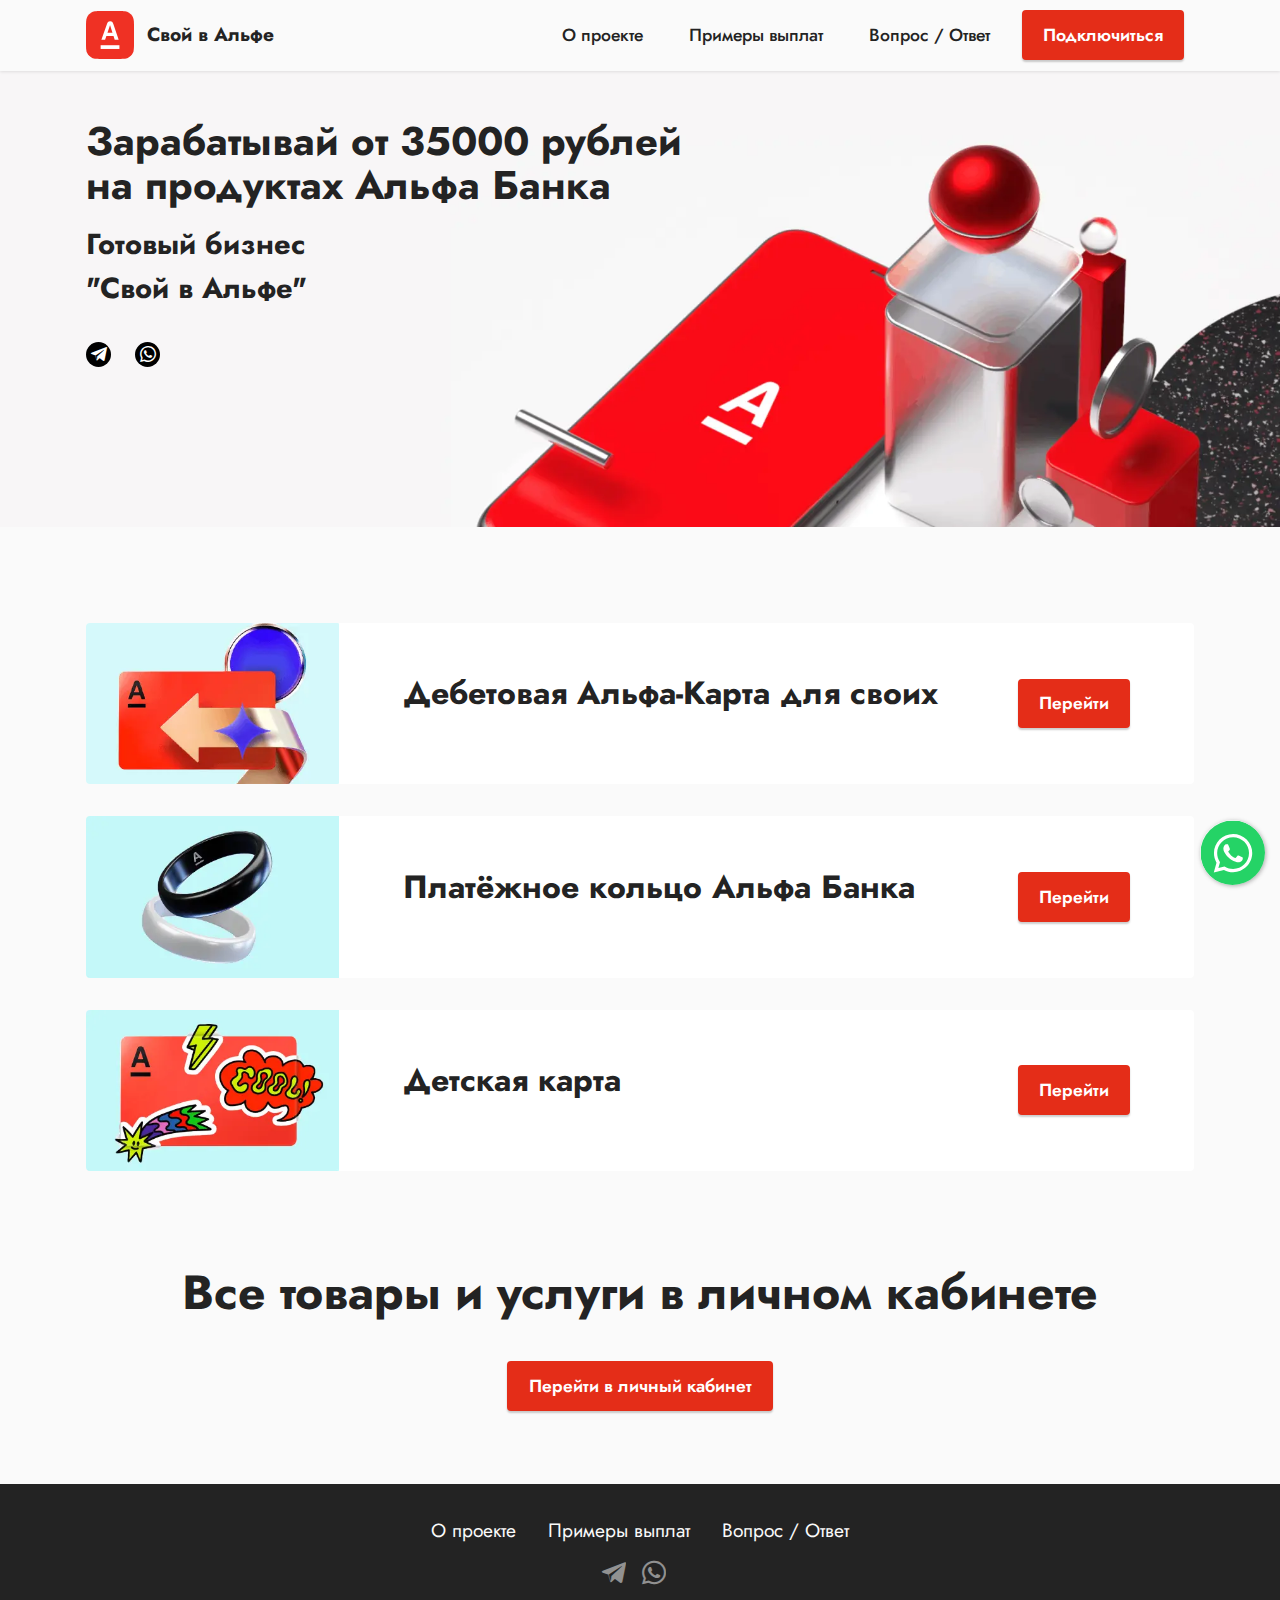
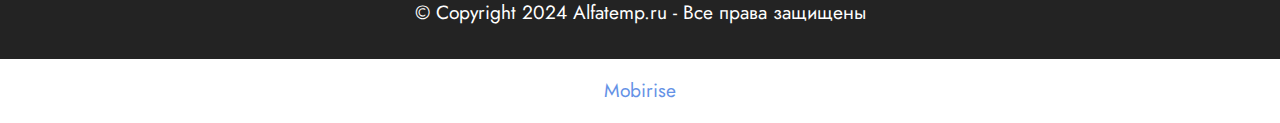
<file: product.html>
<!DOCTYPE html>
<html  lang="ru">
<head>
  <!-- Site made with Mobirise Website Builder v5.9.0, https://mobirise.com -->
  <meta charset="UTF-8">
  <meta http-equiv="X-UA-Compatible" content="IE=edge">
  <meta name="generator" content="Mobirise v5.9.0, mobirise.com">
  <meta name="viewport" content="width=device-width, initial-scale=1, minimum-scale=1">
  <link rel="shortcut icon" href="assets/images/footer-alfa-logo-1025x1025-common-19-1.svg" type="image/x-icon">
  <meta name="description" content="Продукты Альфа Банка">
  
  
  <title>product</title>
  <link rel="stylesheet" href="assets/bootstrap/css/bootstrap.min.css">
  <link rel="stylesheet" href="assets/bootstrap/css/bootstrap-grid.min.css">
  <link rel="stylesheet" href="assets/bootstrap/css/bootstrap-reboot.min.css">
  <link rel="stylesheet" href="assets/chatbutton/floating-wpp.css">
  <link rel="stylesheet" href="assets/popup-overlay-plugin/style.css">
  <link rel="stylesheet" href="assets/dropdown/css/style.css">
  <link rel="stylesheet" href="assets/socicon/css/styles.css">
  <link rel="stylesheet" href="assets/theme/css/style.css">
  <link rel="stylesheet" href="assets/recaptcha.css">
  <link rel="preload" href="https://fonts.googleapis.com/css?family=Jost:100,200,300,400,500,600,700,800,900,100i,200i,300i,400i,500i,600i,700i,800i,900i&display=swap" as="style" onload="this.onload=null;this.rel='stylesheet'">
  <noscript><link rel="stylesheet" href="https://fonts.googleapis.com/css?family=Jost:100,200,300,400,500,600,700,800,900,100i,200i,300i,400i,500i,600i,700i,800i,900i&display=swap"></noscript>
  <link rel="preload" as="style" href="assets/mobirise/css/mbr-additional.css"><link rel="stylesheet" href="assets/mobirise/css/mbr-additional.css" type="text/css">

  
  
  

</head>
<body>
  
  <section data-bs-version="5.1" class="menu menu2 cid-sFCw1qGFAI" once="menu" id="menu2-12">
    
    <nav class="navbar navbar-dropdown navbar-expand-lg">
        <div class="container">
            <div class="navbar-brand">
                <span class="navbar-logo">
                    <a href="index.html#top">
                        <img src="assets/images/footer-alfa-logo-1025x1025-common-19-1.svg" alt="Лого свой в Альфе" style="height: 3rem;">
                    </a>
                </span>
                <span class="navbar-caption-wrap"><a class="navbar-caption text-black text-primary display-7" href="index.html#top">Свой в Альфе</a></span>
            </div>
            <button class="navbar-toggler" type="button" data-toggle="collapse" data-bs-toggle="collapse" data-target="#navbarSupportedContent" data-bs-target="#navbarSupportedContent" aria-controls="navbarNavAltMarkup" aria-expanded="false" aria-label="Toggle navigation">
                <div class="hamburger">
                    <span></span>
                    <span></span>
                    <span></span>
                    <span></span>
                </div>
            </button>
            <div class="collapse navbar-collapse" id="navbarSupportedContent">
                <ul class="navbar-nav nav-dropdown" data-app-modern-menu="true"><li class="nav-item"><a class="nav-link link text-black text-primary display-4" href="index.html#features13-8">О проекте</a></li><li class="nav-item"><a class="nav-link link text-black text-primary display-4" href="index.html#slider3-5">Примеры выплат</a></li>
                    <li class="nav-item"><a class="nav-link link text-black text-primary display-4" href="index.html#content16-g">Вопрос / Ответ</a></li></ul>
                
                <div class="navbar-buttons mbr-section-btn"><a class="btn btn-secondary display-4" href="#" data-toggle="modal" data-bs-toggle="modal" data-target="#mbr-popup-10" data-bs-target="#mbr-popup-10">Подключиться</a></div>
            </div>
        </div>
    </nav>
</section>

<section data-bs-version="5.1" class="header1 cid-u5i0FmFciQ" id="header1-14">

    

    <div class="mbr-overlay" style="opacity: 0; background-color: rgb(211, 241, 245);"></div>

    <div class="container">
        <div class="row">
            <div class="col-12 col-lg-7">
                <h1 class="mbr-section-title mbr-fonts-style mb-3 display-2"><strong>Зарабатывай от 35000 рублей на продуктах Альфа Банка&nbsp;&nbsp;</strong></h1>
                <h2 class="mbr-section-subtitle mbr-fonts-style mb-0 display-5"><strong>Готовый бизнес<br>"Свой в Альфе"</strong><br>
                </h2>
                <div class="social-row mt-4">
                    <div class="soc-item">
                        <a href="https://t.me/AnnaGilevich" target="_blank">
                            <span class="mbr-iconfont socicon-telegram socicon"></span>
                        </a>
                    </div>
                    <div class="soc-item">
                        <a href="https://wa.me/79068077757" target="_blank">
                            <span class="mbr-iconfont socicon-whatsapp socicon"></span>
                        </a>
                    </div>
                    
                    
                    
                </div>
            </div>
        </div>
    </div>
    
</section>

<section data-bs-version="5.1" class="features9 cid-u5ilGXv85p" xmlns="http://www.w3.org/1999/html" id="features9-1d">
    
    

    
    

    <div class="container">
        
        
        <div class="item features-image active">
            <div class="item-wrapper">
                <div class="row align-items-center">
                    <div class="col-12 col-md-3">
                        <div class="image-wrapper">
                            <img src="assets/images/3232323-400x255.webp" alt="Дебетовая карта Альфа Банка &quot;Для своих&quot;" data-slide-to="1" data-bs-slide-to="1">
                        </div>
                    </div>
                    <div class="col-12 col-md">
                        <div class="card-box">
                            <div class="row">
                                <div class="col-md">
                                    <h6 class="card-title mbr-fonts-style display-5"><strong>Дебетовая Альфа-Карта для своих</strong></h6>
                                    
                                </div>
                                <div class="col-md-auto">
                                    
                                    <div class="mbr-section-btn"><a href="https://mobiri.se" class="btn btn-secondary display-4">Перейти</a></div>
                                </div>
                                <div></div>
                            </div>
                        </div>
                    </div>
                </div>
            </div>
        </div><div class="item features-image">
            <div class="item-wrapper">
                <div class="row align-items-center">
                    <div class="col-12 col-md-3">
                        <div class="image-wrapper">
                            <img src="assets/images/-400x255.webp" alt="Кольцо Альфа Банка" data-slide-to="2" data-bs-slide-to="2">
                        </div>
                    </div>
                    <div class="col-12 col-md">
                        <div class="card-box">
                            <div class="row">
                                <div class="col-md">
                                    <h6 class="card-title mbr-fonts-style display-5"><strong>Платёжное кольцо Альфа Банка</strong></h6>
                                    
                                </div>
                                <div class="col-md-auto">
                                    
                                    <div class="mbr-section-btn"><a href="https://mobiri.se" class="btn btn-secondary display-4">
                                            Перейти
                                        </a></div>
                                </div>
                                <div></div>
                            </div>
                        </div>
                    </div>
                </div>
            </div>
        </div><div class="item features-image">
            <div class="item-wrapper">
                <div class="row align-items-center">
                    <div class="col-12 col-md-3">
                        <div class="image-wrapper">
                            <img src="assets/images/2378495-400x255.webp" alt="Детская карта Альфа Банк" data-slide-to="1" data-bs-slide-to="1">
                        </div>
                    </div>
                    <div class="col-12 col-md">
                        <div class="card-box">
                            <div class="row">
                                <div class="col-md">
                                    <h6 class="card-title mbr-fonts-style display-5">
                                        <strong>Детская карта</strong></h6>
                                    
                                </div>
                                <div class="col-md-auto">
                                    
                                    <div class="mbr-section-btn"><a href="https://mobiri.se" class="btn btn-secondary display-4">Перейти</a></div>
                                </div>
                                <div></div>
                            </div>
                        </div>
                    </div>
                </div>
            </div>
        </div>
    </div>
</section>

<section data-bs-version="5.1" class="content4 cid-u6a03IwzSB" id="content4-1h">
    

    
    
    <div class="container">
        <div class="row justify-content-center">
            <div class="title col-md-12 col-lg-10">
                <h3 class="mbr-section-title mbr-fonts-style align-center mb-4 display-2"><strong>Все товары и услуги в личном кабинете</strong></h3>
                
                <div class="mbr-section-btn align-center"><a class="btn btn-secondary display-4" href="#" data-toggle="modal" data-bs-toggle="modal" data-target="#mbr-popup-10" data-bs-target="#mbr-popup-10">Перейти в личный кабинет</a></div>
            </div>
        </div>
    </div>
</section>

<section data-bs-version="5.1" class="footer3 cid-sFCygHrmNf" once="footers" id="footer3-13">

    

    

    <div class="container">
        <div class="row align-center mbr-white">
            <div class="row row-links">
                <ul class="foot-menu">
                    
                    
                    
                    
                    
                <li class="foot-menu-item mbr-fonts-style display-7"><a href="index.html#features13-8" class="text-white text-primary">О проекте</a></li><li class="foot-menu-item mbr-fonts-style display-7"><a href="index.html#slider3-5" class="text-white text-primary">Примеры выплат</a></li><li class="foot-menu-item mbr-fonts-style display-7"><a href="index.html#content16-g" class="text-white text-primary">Вопрос / Ответ</a></li></ul>
            </div>
            <div class="row social-row">
                <div class="social-list align-right pb-2">
                    
                    
                    
                    
                    
                    
                <div class="soc-item">
                        <a href="https://t.me/AnnaGilevich" target="_blank">
                            <span class="mbr-iconfont mbr-iconfont-social socicon-telegram socicon"></span>
                        </a>
                    </div><div class="soc-item">
                        <a href="https://api.whatsapp.com/send/?phone=79068077757&text&type=phone_number&app_absent=0" target="_blank">
                            <span class="mbr-iconfont mbr-iconfont-social socicon-whatsapp socicon"></span>
                        </a>
                    </div></div>
            </div>
            <div class="row row-copirayt">
                <p class="mbr-text mb-0 mbr-fonts-style mbr-white align-center display-7">
                    © Copyright 2024 Alfatemp.ru - Все права защищены</p>
            </div>
        </div>
    </div>
</section>

<div class="modal mbr-popup cid-u69OkWMeNo fade" tabindex="-1" role="dialog" data-overlay-color="#000000" data-overlay-opacity="0.8" id="mbr-popup-10" aria-hidden="true">
        <div class="modal-dialog modal-lg modal-dialog-centered" role="document">
            <div class="modal-content">
                <div class="container position-static margin-center-pos">
                    <div class="modal-header pb-0">
                        <h5 class="modal-title mbr-fonts-style display-5">Заявка на подключение</h5>
                        <button type="button" class="close d-flex" data-dismiss="modal" data-bs-dismiss="modal" aria-label="Close">
                            <svg version="1.1" xmlns="http://www.w3.org/2000/svg" width="23" height="23" viewBox="0 0 23 23" fill="currentColor">
                                <path d="M13.4 12l10.3 10.3-1.4 1.4L12 13.4 1.7 23.7.3 22.3 10.6 12 .3 1.7 1.7.3 12 10.6 22.3.3l1.4 1.4L13.4 12z">
                                </path>
                            </svg>
                        </button>
                    </div>

                    <div class="modal-body">
                        <p class="mbr-text mbr-fonts-style display-7">Напишите ваш номер телефона, для получения инструкции и ссылки на регистрацию в проекте "Свой в Альфе".</p>

                        <div>
                            
                            

                            <div class="form-wrapper" data-form-type="formoid">
<!--Formbuilder Form-->
<form action="https://mobirise.eu/" method="POST" class="mbr-form form-with-styler" data-form-title="Заявка на подключение к проекту &quot;Свой в Альфе&quot;"><input type="hidden" name="email" data-form-email="true" value="SHXMwszsuNMUROD9YF9P0zmBLj5GNpKEgsI21xRkdbVcxbQ/OeEEIqHGhKnZfEjnqHzT8fsq7FOhHgoMNylGSYEqJcJePb6d2ATLcxMJETjSR/KVA8my0ejsC9pY+kCG.Fa/wuRssnIb+w1M3BfxzR4xyM4vP1CR8eekRsAK5Nhg4Y+O1O83rFgkkN/6JGtOr8AUH4WWEpU8zjOqwzRNJ7aqqjIeSmZTFSsAaj+7RkZB0CKGh+PaogtcTMRUmyxC+">
<div class="">
<div hidden="hidden" data-form-alert="" class="alert alert-success col-12">Спасибо! В ближайшее время с Вами свяжемся.</div>
<div hidden="hidden" data-form-alert-danger="" class="alert alert-danger col-12"> </div>
</div>
<div class="dragArea row">
<div class="col-lg-6 col-md-12 col-sm-12 form-group" data-for="Телефон">
<input type="text" name="Телефон" placeholder="+7" data-form-field="Телефон" class="form-control display-7" value="" id="Телефон-mbr-popup-1e">
</div>
<div class="col-lg-6 col-md-12 col-sm-12 input-group-btn"><button type="submit" class="w-100 w-100 w-100 btn btn-secondary display-4">Подключиться</button></div>
</div>
</form><!--Formbuilder Form-->
</div>
                        </div>
                    </div>

                    
                </div>
            </div>
        </div>
    </div><section class="display-7" style="padding: 0;align-items: center;justify-content: center;flex-wrap: wrap;    align-content: center;display: flex;position: relative;height: 4rem;"><a href="https://mobiri.se/1697477" style="flex: 1 1;height: 4rem;position: absolute;width: 100%;z-index: 1;"><img alt="" style="height: 4rem;" src="[data-uri]"></a><p style="margin: 0;text-align: center;" class="display-7">&#8204;</p><a style="z-index:1" href="https://mobirise.com">Mobirise </a></section><script src="assets/bootstrap/js/bootstrap.bundle.min.js"></script>  <script src="assets/smoothscroll/smooth-scroll.js"></script>  <script src="assets/ytplayer/index.js"></script>  <script src="assets/chatbutton/floating-wpp.js"></script>  <script src="assets/chatbutton/script.js"></script>  <script src="assets/dropdown/js/navbar-dropdown.js"></script>  <script src="assets/popup-plugin/script.js"></script>  <script src="assets/popup-overlay-plugin/script.js"></script>  <script src="assets/theme/js/script.js"></script>  <script src="assets/formoid.min.js"></script>  
  
  

<div id="chatbutton-wa" data-phone="+79068077757" data-showpopup="true" data-headertitle="👋 Переходите в чат" data-popupmessage="Привет!👋

Напишите ваш вопрос, ответ придет в whatsapp! 🔥

С Уважением, Анна." data-placeholder="Введите текст" data-position="left" data-headercolor="#39847a" data-backgroundcolor="#e5ddd5" data-autoopentimeout="5" data-size="65px"><div class="floating-wpp-button" style="width: 65px; height: 65px;"><div class="floating-wpp-button-image"><!--?xml version="1.0" encoding="UTF-8" standalone="no"?--><svg xmlns="http://www.w3.org/2000/svg" xmlns:xlink="http://www.w3.org/1999/xlink" style="isolation:isolate" viewBox="0 0 800 800" width="65" height="65"><defs><clipPath id="_clipPath_A3g8G5hPEGG2L0B6hFCxamU4cc8rfqzQ"><rect width="800" height="800"></rect></clipPath></defs><g clip-path="url(#_clipPath_A3g8G5hPEGG2L0B6hFCxamU4cc8rfqzQ)"><g><path d=" M 787.59 800 L 12.41 800 C 5.556 800 0 793.332 0 785.108 L 0 14.892 C 0 6.667 5.556 0 12.41 0 L 787.59 0 C 794.444 0 800 6.667 800 14.892 L 800 785.108 C 800 793.332 794.444 800 787.59 800 Z " fill="rgb(37,211,102)"></path></g><g><path d=" M 508.558 450.429 C 502.67 447.483 473.723 433.24 468.325 431.273 C 462.929 429.308 459.003 428.328 455.078 434.22 C 451.153 440.114 439.869 453.377 436.434 457.307 C 433 461.236 429.565 461.729 423.677 458.78 C 417.79 455.834 398.818 449.617 376.328 429.556 C 358.825 413.943 347.008 394.663 343.574 388.768 C 340.139 382.873 343.207 379.687 346.155 376.752 C 348.804 374.113 352.044 369.874 354.987 366.436 C 357.931 362.999 358.912 360.541 360.875 356.614 C 362.837 352.683 361.857 349.246 360.383 346.299 C 358.912 343.352 347.136 314.369 342.231 302.579 C 337.451 291.099 332.597 292.654 328.983 292.472 C 325.552 292.301 321.622 292.265 317.698 292.265 C 313.773 292.265 307.394 293.739 301.996 299.632 C 296.6 305.527 281.389 319.772 281.389 348.752 C 281.389 377.735 302.487 405.731 305.431 409.661 C 308.376 413.592 346.949 473.062 406.015 498.566 C 420.062 504.634 431.03 508.256 439.581 510.969 C 453.685 515.451 466.521 514.818 476.666 513.302 C 487.978 511.613 511.502 499.06 516.409 485.307 C 521.315 471.55 521.315 459.762 519.842 457.307 C 518.371 454.851 514.446 453.377 508.558 450.429 Z  M 401.126 597.117 L 401.047 597.117 C 365.902 597.104 331.431 587.661 301.36 569.817 L 294.208 565.572 L 220.08 585.017 L 239.866 512.743 L 235.21 505.332 C 215.604 474.149 205.248 438.108 205.264 401.1 C 205.307 293.113 293.17 205.257 401.204 205.257 C 453.518 205.275 502.693 225.674 539.673 262.696 C 576.651 299.716 597.004 348.925 596.983 401.258 C 596.939 509.254 509.078 597.117 401.126 597.117 Z  M 567.816 234.565 C 523.327 190.024 464.161 165.484 401.124 165.458 C 271.24 165.458 165.529 271.161 165.477 401.085 C 165.46 442.617 176.311 483.154 196.932 518.892 L 163.502 641 L 288.421 608.232 C 322.839 627.005 361.591 636.901 401.03 636.913 L 401.126 636.913 L 401.127 636.913 C 530.998 636.913 636.717 531.2 636.77 401.274 C 636.794 338.309 612.306 279.105 567.816 234.565" fill-rule="evenodd" fill="rgb(255,255,255)"></path></g></g></svg></div></div></div>
 </body>
</html>
</file>
<file: assets/web/assets/mobirise-icons2/mobirise2.css>
@font-face {
  font-family: 'Moririse2';
  font-display: swap;
  src:  url('mobirise2.eot?f2bix4');
  src:  url('mobirise2.eot?f2bix4#iefix') format('embedded-opentype'),
    url('mobirise2.ttf?f2bix4') format('truetype'),
    url('mobirise2.woff?f2bix4') format('woff'),
    url('mobirise2.svg?f2bix4#mobirise2') format('svg');
  font-weight: normal;
  font-style: normal;
}

[class^="mobi-"], [class*=" mobi-"] {
  /* use !important to prevent issues with browser extensions that change fonts */
  font-family: 'Moririse2' !important;
  speak: none;
  font-style: normal;
  font-weight: normal;
  font-variant: normal;
  text-transform: none;
  line-height: 1;

  /* Better Font Rendering =========== */
  -webkit-font-smoothing: antialiased;
  -moz-osx-font-smoothing: grayscale;
}

.mobi-mbri-add-submenu:before {
  content: "\e900";
}
.mobi-mbri-alert:before {
  content: "\e901";
}
.mobi-mbri-align-center:before {
  content: "\e902";
}
.mobi-mbri-align-justify:before {
  content: "\e903";
}
.mobi-mbri-align-left:before {
  content: "\e904";
}
.mobi-mbri-align-right:before {
  content: "\e905";
}
.mobi-mbri-android:before {
  content: "\e906";
}
.mobi-mbri-apple:before {
  content: "\e907";
}
.mobi-mbri-arrow-down:before {
  content: "\e908";
}
.mobi-mbri-arrow-next:before {
  content: "\e909";
}
.mobi-mbri-arrow-prev:before {
  content: "\e90a";
}
.mobi-mbri-arrow-up:before {
  content: "\e90b";
}
.mobi-mbri-bold:before {
  content: "\e90c";
}
.mobi-mbri-bookmark:before {
  content: "\e90d";
}
.mobi-mbri-bootstrap:before {
  content: "\e90e";
}
.mobi-mbri-briefcase:before {
  content: "\e90f";
}
.mobi-mbri-browse:before {
  content: "\e910";
}
.mobi-mbri-bulleted-list:before {
  content: "\e911";
}
.mobi-mbri-calendar:before {
  content: "\e912";
}
.mobi-mbri-camera:before {
  content: "\e913";
}
.mobi-mbri-cart-add:before {
  content: "\e914";
}
.mobi-mbri-cart-full:before {
  content: "\e915";
}
.mobi-mbri-cash:before {
  content: "\e916";
}
.mobi-mbri-change-style:before {
  content: "\e917";
}
.mobi-mbri-chat:before {
  content: "\e918";
}
.mobi-mbri-clock:before {
  content: "\e919";
}
.mobi-mbri-close:before {
  content: "\e91a";
}
.mobi-mbri-cloud:before {
  content: "\e91b";
}
.mobi-mbri-code:before {
  content: "\e91c";
}
.mobi-mbri-contact-form:before {
  content: "\e91d";
}
.mobi-mbri-credit-card:before {
  content: "\e91e";
}
.mobi-mbri-cursor-click:before {
  content: "\e91f";
}
.mobi-mbri-cust-feedback:before {
  content: "\e920";
}
.mobi-mbri-database:before {
  content: "\e921";
}
.mobi-mbri-delivery:before {
  content: "\e922";
}
.mobi-mbri-desktop:before {
  content: "\e923";
}
.mobi-mbri-devices:before {
  content: "\e924";
}
.mobi-mbri-down:before {
  content: "\e925";
}
.mobi-mbri-download-2:before {
  content: "\e926";
}
.mobi-mbri-download:before {
  content: "\e927";
}
.mobi-mbri-drag-n-drop-2:before {
  content: "\e928";
}
.mobi-mbri-drag-n-drop:before {
  content: "\e929";
}
.mobi-mbri-edit-2:before {
  content: "\e92a";
}
.mobi-mbri-edit:before {
  content: "\e92b";
}
.mobi-mbri-error:before {
  content: "\e92c";
}
.mobi-mbri-extension:before {
  content: "\e92d";
}
.mobi-mbri-features:before {
  content: "\e92e";
}
.mobi-mbri-file:before {
  content: "\e92f";
}
.mobi-mbri-flag:before {
  content: "\e930";
}
.mobi-mbri-folder:before {
  content: "\e931";
}
.mobi-mbri-gift:before {
  content: "\e932";
}
.mobi-mbri-github:before {
  content: "\e933";
}
.mobi-mbri-globe-2:before {
  content: "\e934";
}
.mobi-mbri-globe:before {
  content: "\e935";
}
.mobi-mbri-growing-chart:before {
  content: "\e936";
}
.mobi-mbri-hearth:before {
  content: "\e937";
}
.mobi-mbri-help:before {
  content: "\e938";
}
.mobi-mbri-home:before {
  content: "\e939";
}
.mobi-mbri-hot-cup:before {
  content: "\e93a";
}
.mobi-mbri-idea:before {
  content: "\e93b";
}
.mobi-mbri-image-gallery:before {
  content: "\e93c";
}
.mobi-mbri-image-slider:before {
  content: "\e93d";
}
.mobi-mbri-info:before {
  content: "\e93e";
}
.mobi-mbri-italic:before {
  content: "\e93f";
}
.mobi-mbri-key:before {
  content: "\e940";
}
.mobi-mbri-laptop:before {
  content: "\e941";
}
.mobi-mbri-layers:before {
  content: "\e942";
}
.mobi-mbri-left-right:before {
  content: "\e943";
}
.mobi-mbri-left:before {
  content: "\e944";
}
.mobi-mbri-letter:before {
  content: "\e945";
}
.mobi-mbri-like:before {
  content: "\e946";
}
.mobi-mbri-link:before {
  content: "\e947";
}
.mobi-mbri-lock:before {
  content: "\e948";
}
.mobi-mbri-login:before {
  content: "\e949";
}
.mobi-mbri-logout:before {
  content: "\e94a";
}
.mobi-mbri-magic-stick:before {
  content: "\e94b";
}
.mobi-mbri-map-pin:before {
  content: "\e94c";
}
.mobi-mbri-menu:before {
  content: "\e94d";
}
.mobi-mbri-mobile-2:before {
  content: "\e94e";
}
.mobi-mbri-mobile-horizontal:before {
  content: "\e94f";
}
.mobi-mbri-mobile:before {
  content: "\e950";
}
.mobi-mbri-mobirise:before {
  content: "\e951";
}
.mobi-mbri-more-horizontal:before {
  content: "\e952";
}
.mobi-mbri-more-vertical:before {
  content: "\e953";
}
.mobi-mbri-music:before {
  content: "\e954";
}
.mobi-mbri-new-file:before {
  content: "\e955";
}
.mobi-mbri-numbered-list:before {
  content: "\e956";
}
.mobi-mbri-opened-folder:before {
  content: "\e957";
}
.mobi-mbri-pages:before {
  content: "\e958";
}
.mobi-mbri-paper-plane:before {
  content: "\e959";
}
.mobi-mbri-paperclip:before {
  content: "\e95a";
}
.mobi-mbri-phone:before {
  content: "\e95b";
}
.mobi-mbri-photo:before {
  content: "\e95c";
}
.mobi-mbri-photos:before {
  content: "\e95d";
}
.mobi-mbri-pin:before {
  content: "\e95e";
}
.mobi-mbri-play:before {
  content: "\e95f";
}
.mobi-mbri-plus:before {
  content: "\e960";
}
.mobi-mbri-preview:before {
  content: "\e961";
}
.mobi-mbri-print:before {
  content: "\e962";
}
.mobi-mbri-protect:before {
  content: "\e963";
}
.mobi-mbri-question:before {
  content: "\e964";
}
.mobi-mbri-quote-left:before {
  content: "\e965";
}
.mobi-mbri-quote-right:before {
  content: "\e966";
}
.mobi-mbri-redo:before {
  content: "\e967";
}
.mobi-mbri-refresh:before {
  content: "\e968";
}
.mobi-mbri-responsive-2:before {
  content: "\e969";
}
.mobi-mbri-responsive:before {
  content: "\e96a";
}
.mobi-mbri-right:before {
  content: "\e96b";
}
.mobi-mbri-rocket:before {
  content: "\e96c";
}
.mobi-mbri-sad-face:before {
  content: "\e96d";
}
.mobi-mbri-sale:before {
  content: "\e96e";
}
.mobi-mbri-save:before {
  content: "\e96f";
}
.mobi-mbri-search:before {
  content: "\e970";
}
.mobi-mbri-setting-2:before {
  content: "\e971";
}
.mobi-mbri-setting-3:before {
  content: "\e972";
}
.mobi-mbri-setting:before {
  content: "\e973";
}
.mobi-mbri-share:before {
  content: "\e974";
}
.mobi-mbri-shopping-bag:before {
  content: "\e975";
}
.mobi-mbri-shopping-basket:before {
  content: "\e976";
}
.mobi-mbri-shopping-cart:before {
  content: "\e977";
}
.mobi-mbri-sites:before {
  content: "\e978";
}
.mobi-mbri-smile-face:before {
  content: "\e979";
}
.mobi-mbri-speed:before {
  content: "\e97a";
}
.mobi-mbri-star:before {
  content: "\e97b";
}
.mobi-mbri-success:before {
  content: "\e97c";
}
.mobi-mbri-sun:before {
  content: "\e97d";
}
.mobi-mbri-sun2:before {
  content: "\e97e";
}
.mobi-mbri-tablet-vertical:before {
  content: "\e97f";
}
.mobi-mbri-tablet:before {
  content: "\e980";
}
.mobi-mbri-target:before {
  content: "\e981";
}
.mobi-mbri-timer:before {
  content: "\e982";
}
.mobi-mbri-to-ftp:before {
  content: "\e983";
}
.mobi-mbri-to-local-drive:before {
  content: "\e984";
}
.mobi-mbri-touch-swipe:before {
  content: "\e985";
}
.mobi-mbri-touch:before {
  content: "\e986";
}
.mobi-mbri-trash:before {
  content: "\e987";
}
.mobi-mbri-underline:before {
  content: "\e988";
}
.mobi-mbri-undo:before {
  content: "\e989";
}
.mobi-mbri-unlink:before {
  content: "\e98a";
}
.mobi-mbri-unlock:before {
  content: "\e98b";
}
.mobi-mbri-up-down:before {
  content: "\e98c";
}
.mobi-mbri-up:before {
  content: "\e98d";
}
.mobi-mbri-update:before {
  content: "\e98e";
}
.mobi-mbri-upload-2:before {
  content: "\e98f";
}
.mobi-mbri-upload:before {
  content: "\e990";
}
.mobi-mbri-user-2:before {
  content: "\e991";
}
.mobi-mbri-user:before {
  content: "\e992";
}
.mobi-mbri-users:before {
  content: "\e993";
}
.mobi-mbri-video-play:before {
  content: "\e994";
}
.mobi-mbri-video:before {
  content: "\e995";
}
.mobi-mbri-watch:before {
  content: "\e996";
}
.mobi-mbri-website-theme-2:before {
  content: "\e997";
}
.mobi-mbri-website-theme:before {
  content: "\e998";
}
.mobi-mbri-wifi:before {
  content: "\e999";
}
.mobi-mbri-windows:before {
  content: "\e99a";
}
.mobi-mbri-zoom-in:before {
  content: "\e99b";
}
.mobi-mbri-zoom-out:before {
  content: "\e99c";
}
</file>
<file: assets/icon54-v4/style.css>
@font-face {
    font-family: 'icon54-v4';
    src: url('fonts/icon54-v4.eot?9rlj2v');
    src: url('fonts/icon54-v4.eot?9rlj2v#iefix') format('embedded-opentype'),
        url('fonts/icon54-v4.ttf?9rlj2v') format('truetype'),
        url('fonts/icon54-v4.woff?9rlj2v') format('woff'),
        url('fonts/icon54-v4.svg?9rlj2v#icon54-v4') format('svg');
    font-weight: normal;
    font-style: normal;
}

[class^='icon54-v4-'],
[class*=' icon54-v4-'] {
    /* use !important to prevent issues with browser extensions that change fonts */
    font-family: 'icon54-v4' !important;
    speak: none;
    font-style: normal;
    font-weight: normal;
    font-variant: normal;
    text-transform: none;
    line-height: 1;

    /* Better Font Rendering =========== */
    -webkit-font-smoothing: antialiased;
    -moz-osx-font-smoothing: grayscale;
}

.icon54-v4-d-box::before {
    content: '\e900';
}
.icon54-v4-d-cube::before {
    content: '\e901';
}
.icon54-v4-accessible::before {
    content: '\e902';
}
.icon54-v4-active-protection::before {
    content: '\e903';
}
.icon54-v4-add-event::before {
    content: '\e904';
}
.icon54-v4-add-shopping-cart::before {
    content: '\e905';
}
.icon54-v4-add-user-2::before {
    content: '\e906';
}
.icon54-v4-add-user::before {
    content: '\e907';
}
.icon54-v4-add-users::before {
    content: '\e908';
}
.icon54-v4-add::before {
    content: '\e909';
}
.icon54-v4-adjustments::before {
    content: '\e90a';
}
.icon54-v4-airplane::before {
    content: '\e90b';
}
.icon54-v4-alarm::before {
    content: '\e90c';
}
.icon54-v4-alcohol-drink::before {
    content: '\e90d';
}
.icon54-v4-anchor::before {
    content: '\e90e';
}
.icon54-v4-android::before {
    content: '\e90f';
}
.icon54-v4-announcement::before {
    content: '\e910';
}
.icon54-v4-anonymus-2::before {
    content: '\e911';
}
.icon54-v4-anonymus::before {
    content: '\e912';
}
.icon54-v4-answer-2::before {
    content: '\e913';
}
.icon54-v4-answer-3::before {
    content: '\e914';
}
.icon54-v4-answer::before {
    content: '\e915';
}
.icon54-v4-apron::before {
    content: '\e916';
}
.icon54-v4-archive-file::before {
    content: '\e917';
}
.icon54-v4-archive::before {
    content: '\e918';
}
.icon54-v4-armchair-1::before {
    content: '\e919';
}
.icon54-v4-armchair-2::before {
    content: '\e91a';
}
.icon54-v4-armchair-3::before {
    content: '\e91b';
}
.icon54-v4-armchair-4::before {
    content: '\e91c';
}
.icon54-v4-artifical-intelligence-1::before {
    content: '\e91d';
}
.icon54-v4-artifical-intelligence-2::before {
    content: '\e91e';
}
.icon54-v4-artist::before {
    content: '\e91f';
}
.icon54-v4-assignment::before {
    content: '\e920';
}
.icon54-v4-astronaut::before {
    content: '\e921';
}
.icon54-v4-at-symbol-2::before {
    content: '\e922';
}
.icon54-v4-at-symbol-3::before {
    content: '\e923';
}
.icon54-v4-at-symbol::before {
    content: '\e924';
}
.icon54-v4-at::before {
    content: '\e925';
}
.icon54-v4-atlas::before {
    content: '\e926';
}
.icon54-v4-attach-2::before {
    content: '\e927';
}
.icon54-v4-attach-3::before {
    content: '\e928';
}
.icon54-v4-attach-user::before {
    content: '\e929';
}
.icon54-v4-audio::before {
    content: '\e92a';
}
.icon54-v4-avatar-chef::before {
    content: '\e92b';
}
.icon54-v4-back-arrow::before {
    content: '\e92c';
}
.icon54-v4-badminton::before {
    content: '\e92d';
}
.icon54-v4-baguette::before {
    content: '\e92e';
}
.icon54-v4-bald-man::before {
    content: '\e92f';
}
.icon54-v4-balloons-1::before {
    content: '\e930';
}
.icon54-v4-balloons-2::before {
    content: '\e931';
}
.icon54-v4-baloon::before {
    content: '\e932';
}
.icon54-v4-banknote::before {
    content: '\e933';
}
.icon54-v4-bar-chart-2::before {
    content: '\e934';
}
.icon54-v4-bar-chart::before {
    content: '\e935';
}
.icon54-v4-barbeque::before {
    content: '\e936';
}
.icon54-v4-bat::before {
    content: '\e937';
}
.icon54-v4-batman::before {
    content: '\e938';
}
.icon54-v4-battery-charge::before {
    content: '\e939';
}
.icon54-v4-battery-full::before {
    content: '\e93a';
}
.icon54-v4-battery-half::before {
    content: '\e93b';
}
.icon54-v4-battery-low::before {
    content: '\e93c';
}
.icon54-v4-beach-sign::before {
    content: '\e93d';
}
.icon54-v4-bed-1::before {
    content: '\e93e';
}
.icon54-v4-bed-2::before {
    content: '\e93f';
}
.icon54-v4-bed-3::before {
    content: '\e940';
}
.icon54-v4-bed-4::before {
    content: '\e941';
}
.icon54-v4-bed-5::before {
    content: '\e942';
}
.icon54-v4-beer-glass::before {
    content: '\e943';
}
.icon54-v4-beer::before {
    content: '\e944';
}
.icon54-v4-bell-2::before {
    content: '\e945';
}
.icon54-v4-bell-3::before {
    content: '\e946';
}
.icon54-v4-bell-4::before {
    content: '\e947';
}
.icon54-v4-bell-alarm::before {
    content: '\e948';
}
.icon54-v4-bell::before {
    content: '\e949';
}
.icon54-v4-bender::before {
    content: '\e94a';
}
.icon54-v4-bikini::before {
    content: '\e94b';
}
.icon54-v4-bill-2::before {
    content: '\e94c';
}
.icon54-v4-bill::before {
    content: '\e94d';
}
.icon54-v4-birthay-hat-2::before {
    content: '\e94e';
}
.icon54-v4-birthday-1::before {
    content: '\e94f';
}
.icon54-v4-birthday-2::before {
    content: '\e950';
}
.icon54-v4-birthday-cake-1::before {
    content: '\e951';
}
.icon54-v4-birthday-cake-2::before {
    content: '\e952';
}
.icon54-v4-birthday-card::before {
    content: '\e953';
}
.icon54-v4-birthday-decoration-1::before {
    content: '\e954';
}
.icon54-v4-birthday-decoration-2::before {
    content: '\e955';
}
.icon54-v4-birthday-decoration-3::before {
    content: '\e956';
}
.icon54-v4-birthday-greetings-1::before {
    content: '\e957';
}
.icon54-v4-birthday-hat3::before {
    content: '\e958';
}
.icon54-v4-birthday-invitation::before {
    content: '\e959';
}
.icon54-v4-birthday-message-1::before {
    content: '\e95a';
}
.icon54-v4-birthday-message-2::before {
    content: '\e95b';
}
.icon54-v4-birthday-party::before {
    content: '\e95c';
}
.icon54-v4-birthday-picture::before {
    content: '\e95d';
}
.icon54-v4-birthday-song::before {
    content: '\e95e';
}
.icon54-v4-birthyday-hat-1::before {
    content: '\e95f';
}
.icon54-v4-bitcoin-2::before {
    content: '\e960';
}
.icon54-v4-bitcoin-3::before {
    content: '\e961';
}
.icon54-v4-bitcoin::before {
    content: '\e962';
}
.icon54-v4-black-cat::before {
    content: '\e963';
}
.icon54-v4-blende::before {
    content: '\e964';
}
.icon54-v4-blender::before {
    content: '\e965';
}
.icon54-v4-bllboy::before {
    content: '\e966';
}
.icon54-v4-bloody-axe::before {
    content: '\e967';
}
.icon54-v4-bloody-knife::before {
    content: '\e968';
}
.icon54-v4-blueprint::before {
    content: '\e969';
}
.icon54-v4-bluetooth::before {
    content: '\e96a';
}
.icon54-v4-boat::before {
    content: '\e96b';
}
.icon54-v4-bone-hand::before {
    content: '\e96c';
}
.icon54-v4-bones::before {
    content: '\e96d';
}
.icon54-v4-book::before {
    content: '\e96e';
}
.icon54-v4-bookmarrk::before {
    content: '\e96f';
}
.icon54-v4-bottle-opener::before {
    content: '\e970';
}
.icon54-v4-bow-tie::before {
    content: '\e971';
}
.icon54-v4-box::before {
    content: '\e972';
}
.icon54-v4-brake-link::before {
    content: '\e973';
}
.icon54-v4-bread-and-wine::before {
    content: '\e974';
}
.icon54-v4-bread-knife::before {
    content: '\e975';
}
.icon54-v4-bricks::before {
    content: '\e976';
}
.icon54-v4-bride::before {
    content: '\e977';
}
.icon54-v4-briefcase::before {
    content: '\e978';
}
.icon54-v4-bring-down-2::before {
    content: '\e979';
}
.icon54-v4-bring-down-3::before {
    content: '\e97a';
}
.icon54-v4-bring-down::before {
    content: '\e97b';
}
.icon54-v4-bring-up-2::before {
    content: '\e97c';
}
.icon54-v4-bring-up-3::before {
    content: '\e97d';
}
.icon54-v4-bring-up::before {
    content: '\e97e';
}
.icon54-v4-brush::before {
    content: '\e97f';
}
.icon54-v4-bucket::before {
    content: '\e980';
}
.icon54-v4-bug::before {
    content: '\e981';
}
.icon54-v4-building-construction::before {
    content: '\e982';
}
.icon54-v4-building::before {
    content: '\e983';
}
.icon54-v4-bunk-beds::before {
    content: '\e984';
}
.icon54-v4-bunny-2::before {
    content: '\e985';
}
.icon54-v4-bunny::before {
    content: '\e986';
}
.icon54-v4-business-man-1::before {
    content: '\e987';
}
.icon54-v4-business-man-2::before {
    content: '\e988';
}
.icon54-v4-business-woman-1::before {
    content: '\e989';
}
.icon54-v4-business-woman-2::before {
    content: '\e98a';
}
.icon54-v4-cad-1::before {
    content: '\e98b';
}
.icon54-v4-cad-2::before {
    content: '\e98c';
}
.icon54-v4-cad-3::before {
    content: '\e98d';
}
.icon54-v4-cad-compasses::before {
    content: '\e98e';
}
.icon54-v4-cad-file::before {
    content: '\e98f';
}
.icon54-v4-cad-paper::before {
    content: '\e990';
}
.icon54-v4-cad-papers::before {
    content: '\e991';
}
.icon54-v4-cad-pencil::before {
    content: '\e992';
}
.icon54-v4-cake-knife::before {
    content: '\e993';
}
.icon54-v4-cake-piece::before {
    content: '\e994';
}
.icon54-v4-cake-slice::before {
    content: '\e995';
}
.icon54-v4-cake::before {
    content: '\e996';
}
.icon54-v4-calculator::before {
    content: '\e997';
}
.icon54-v4-calendar::before {
    content: '\e998';
}
.icon54-v4-callendar::before {
    content: '\e999';
}
.icon54-v4-camera-1::before {
    content: '\e99a';
}
.icon54-v4-camera-2::before {
    content: '\e99b';
}
.icon54-v4-candle-light::before {
    content: '\e99c';
}
.icon54-v4-candle::before {
    content: '\e99d';
}
.icon54-v4-candy-holder::before {
    content: '\e99e';
}
.icon54-v4-candy::before {
    content: '\e99f';
}
.icon54-v4-canlestick::before {
    content: '\e9a0';
}
.icon54-v4-captain-america::before {
    content: '\e9a1';
}
.icon54-v4-captain::before {
    content: '\e9a2';
}
.icon54-v4-captin-hat::before {
    content: '\e9a3';
}
.icon54-v4-car-2::before {
    content: '\e9a4';
}
.icon54-v4-car-3::before {
    content: '\e9a5';
}
.icon54-v4-car::before {
    content: '\e9a6';
}
.icon54-v4-castle::before {
    content: '\e9a7';
}
.icon54-v4-cauldron::before {
    content: '\e9a8';
}
.icon54-v4-celebration-glasses::before {
    content: '\e9a9';
}
.icon54-v4-cemetery-1::before {
    content: '\e9aa';
}
.icon54-v4-cemetery-2::before {
    content: '\e9ab';
}
.icon54-v4-cezve::before {
    content: '\e9ac';
}
.icon54-v4-champagne-in-ice-bucket::before {
    content: '\e9ad';
}
.icon54-v4-champagne-open::before {
    content: '\e9ae';
}
.icon54-v4-champagne::before {
    content: '\e9af';
}
.icon54-v4-charlie-chaplin::before {
    content: '\e9b0';
}
.icon54-v4-check-1::before {
    content: '\e9b1';
}
.icon54-v4-check-2::before {
    content: '\e9b2';
}
.icon54-v4-chef::before {
    content: '\e9b3';
}
.icon54-v4-chef\'s-hat-1::before {
 content: '\e9b4';

}
.icon54-v4-chef\'s-hat-2::before {
 content: '\e9b5';

}
.icon54-v4-chicken-2::before {
    content: '\e9b6';
}
.icon54-v4-chicken-3::before {
    content: '\e9b7';
}
.icon54-v4-chicken::before {
    content: '\e9b8';
}
.icon54-v4-chilled-champagne::before {
    content: '\e9b9';
}
.icon54-v4-chopsticks::before {
    content: '\e9ba';
}
.icon54-v4-church-bells::before {
    content: '\e9bb';
}
.icon54-v4-church::before {
    content: '\e9bc';
}
.icon54-v4-claptrap::before {
    content: '\e9bd';
}
.icon54-v4-clock::before {
    content: '\e9be';
}
.icon54-v4-close::before {
    content: '\e9bf';
}
.icon54-v4-cloud-2::before {
    content: '\e9c0';
}
.icon54-v4-cloud-3::before {
    content: '\e9c1';
}
.icon54-v4-cloud-off::before {
    content: '\e9c2';
}
.icon54-v4-cloud::before {
    content: '\e9c3';
}
.icon54-v4-clown-2::before {
    content: '\e9c4';
}
.icon54-v4-clown::before {
    content: '\e9c5';
}
.icon54-v4-cobweb-1::before {
    content: '\e9c6';
}
.icon54-v4-cobweb-2::before {
    content: '\e9c7';
}
.icon54-v4-cocktail::before {
    content: '\e9c8';
}
.icon54-v4-coding::before {
    content: '\e9c9';
}
.icon54-v4-coffee-maker::before {
    content: '\e9ca';
}
.icon54-v4-coffin::before {
    content: '\e9cb';
}
.icon54-v4-cold::before {
    content: '\e9cc';
}
.icon54-v4-collaboration::before {
    content: '\e9cd';
}
.icon54-v4-compass::before {
    content: '\e9ce';
}
.icon54-v4-computer::before {
    content: '\e9cf';
}
.icon54-v4-confetti-1::before {
    content: '\e9d0';
}
.icon54-v4-confetti-2::before {
    content: '\e9d1';
}
.icon54-v4-connection::before {
    content: '\e9d2';
}
.icon54-v4-construction-plan::before {
    content: '\e9d3';
}
.icon54-v4-cookbook::before {
    content: '\e9d4';
}
.icon54-v4-cooker-hood::before {
    content: '\e9d5';
}
.icon54-v4-cooker::before {
    content: '\e9d6';
}
.icon54-v4-cooler::before {
    content: '\e9d7';
}
.icon54-v4-copyright-2::before {
    content: '\e9d8';
}
.icon54-v4-copyright-3::before {
    content: '\e9d9';
}
.icon54-v4-copyright::before {
    content: '\e9da';
}
.icon54-v4-cord::before {
    content: '\e9db';
}
.icon54-v4-corkscrew::before {
    content: '\e9dc';
}
.icon54-v4-corn-candy::before {
    content: '\e9dd';
}
.icon54-v4-corner-tub::before {
    content: '\e9de';
}
.icon54-v4-course::before {
    content: '\e9df';
}
.icon54-v4-cowboy::before {
    content: '\e9e0';
}
.icon54-v4-creative-commun-2::before {
    content: '\e9e1';
}
.icon54-v4-creative-commun-3::before {
    content: '\e9e2';
}
.icon54-v4-creative-commun::before {
    content: '\e9e3';
}
.icon54-v4-credit-card::before {
    content: '\e9e4';
}
.icon54-v4-crescent::before {
    content: '\e9e5';
}
.icon54-v4-criminal::before {
    content: '\e9e6';
}
.icon54-v4-crop::before {
    content: '\e9e7';
}
.icon54-v4-crow::before {
    content: '\e9e8';
}
.icon54-v4-cup::before {
    content: '\e9e9';
}
.icon54-v4-cupcake::before {
    content: '\e9ea';
}
.icon54-v4-cut::before {
    content: '\e9eb';
}
.icon54-v4-cutlery-decoration::before {
    content: '\e9ec';
}
.icon54-v4-cutlery-set::before {
    content: '\e9ed';
}
.icon54-v4-cutlery::before {
    content: '\e9ee';
}
.icon54-v4-cutting-board-1::before {
    content: '\e9ef';
}
.icon54-v4-cutting-board-2::before {
    content: '\e9f0';
}
.icon54-v4-daffodil::before {
    content: '\e9f1';
}
.icon54-v4-darth-vader::before {
    content: '\e9f2';
}
.icon54-v4-dashed-frame-1::before {
    content: '\e9f3';
}
.icon54-v4-dashed-frame-2::before {
    content: '\e9f4';
}
.icon54-v4-dashed-frame-3::before {
    content: '\e9f5';
}
.icon54-v4-dashed-frame-4::before {
    content: '\e9f6';
}
.icon54-v4-dashed-frame-5::before {
    content: '\e9f7';
}
.icon54-v4-dashed-frame-6::before {
    content: '\e9f8';
}
.icon54-v4-dashed-frame-7::before {
    content: '\e9f9';
}
.icon54-v4-dashed-frame-8::before {
    content: '\e9fa';
}
.icon54-v4-dashed-frame-9::before {
    content: '\e9fb';
}
.icon54-v4-dashed-frame-10::before {
    content: '\e9fc';
}
.icon54-v4-dashed-frame-11::before {
    content: '\e9fd';
}
.icon54-v4-dashed-frame-12::before {
    content: '\e9fe';
}
.icon54-v4-dashed-frame-13::before {
    content: '\e9ff';
}
.icon54-v4-dashed-frame-14::before {
    content: '\ea00';
}
.icon54-v4-dashed-frame-15::before {
    content: '\ea01';
}
.icon54-v4-dashed-frame-16::before {
    content: '\ea02';
}
.icon54-v4-dashed-frame-17::before {
    content: '\ea03';
}
.icon54-v4-dashed-frame-18::before {
    content: '\ea04';
}
.icon54-v4-dashed-frame-19::before {
    content: '\ea05';
}
.icon54-v4-dashed-frame-20::before {
    content: '\ea06';
}
.icon54-v4-dashed-frame-21::before {
    content: '\ea07';
}
.icon54-v4-dashed-frame-22::before {
    content: '\ea08';
}
.icon54-v4-dashed-frame-23::before {
    content: '\ea09';
}
.icon54-v4-dashed-frame-24::before {
    content: '\ea0a';
}
.icon54-v4-dashed-frame-25::before {
    content: '\ea0b';
}
.icon54-v4-dashed-frame-26::before {
    content: '\ea0c';
}
.icon54-v4-dashed-frame-27::before {
    content: '\ea0d';
}
.icon54-v4-dashed-frame-28::before {
    content: '\ea0e';
}
.icon54-v4-dashed-frame-29::before {
    content: '\ea0f';
}
.icon54-v4-dashed-frame-30::before {
    content: '\ea10';
}
.icon54-v4-dashed-frame-31::before {
    content: '\ea11';
}
.icon54-v4-dashed-frame-32::before {
    content: '\ea12';
}
.icon54-v4-dashed-frame-33::before {
    content: '\ea13';
}
.icon54-v4-dashed-frame-34::before {
    content: '\ea14';
}
.icon54-v4-dashed-frame-35::before {
    content: '\ea15';
}
.icon54-v4-database-2::before {
    content: '\ea16';
}
.icon54-v4-database-3::before {
    content: '\ea17';
}
.icon54-v4-database::before {
    content: '\ea18';
}
.icon54-v4-deactivate-protection::before {
    content: '\ea19';
}
.icon54-v4-deckchair::before {
    content: '\ea1a';
}
.icon54-v4-delete-user-2::before {
    content: '\ea1b';
}
.icon54-v4-delete-user::before {
    content: '\ea1c';
}
.icon54-v4-delete-users::before {
    content: '\ea1d';
}
.icon54-v4-design-mug::before {
    content: '\ea1e';
}
.icon54-v4-design::before {
    content: '\ea1f';
}
.icon54-v4-desk-1::before {
    content: '\ea20';
}
.icon54-v4-desk-2::before {
    content: '\ea21';
}
.icon54-v4-desk-3::before {
    content: '\ea22';
}
.icon54-v4-dessert::before {
    content: '\ea23';
}
.icon54-v4-devil\'s-fork::before {
 content: '\ea24';

}
.icon54-v4-diamond::before {
    content: '\ea25';
}
.icon54-v4-dice::before {
    content: '\ea26';
}
.icon54-v4-dictator::before {
    content: '\ea27';
}
.icon54-v4-disabled-user-2::before {
    content: '\ea28';
}
.icon54-v4-disabled-user::before {
    content: '\ea29';
}
.icon54-v4-disabled-users::before {
    content: '\ea2a';
}
.icon54-v4-disc::before {
    content: '\ea2b';
}
.icon54-v4-disco-ball::before {
    content: '\ea2c';
}
.icon54-v4-dismiss-user-2::before {
    content: '\ea2d';
}
.icon54-v4-dismiss-user::before {
    content: '\ea2e';
}
.icon54-v4-dismiss-users::before {
    content: '\ea2f';
}
.icon54-v4-dispatcher-1::before {
    content: '\ea30';
}
.icon54-v4-dispatcher-2::before {
    content: '\ea31';
}
.icon54-v4-diver::before {
    content: '\ea32';
}
.icon54-v4-diving-mask::before {
    content: '\ea33';
}
.icon54-v4-dj::before {
    content: '\ea34';
}
.icon54-v4-doctor::before {
    content: '\ea35';
}
.icon54-v4-dollar-2::before {
    content: '\ea36';
}
.icon54-v4-dollar-3::before {
    content: '\ea37';
}
.icon54-v4-dollar::before {
    content: '\ea38';
}
.icon54-v4-dolphin::before {
    content: '\ea39';
}
.icon54-v4-done-2::before {
    content: '\ea3a';
}
.icon54-v4-done-3::before {
    content: '\ea3b';
}
.icon54-v4-done::before {
    content: '\ea3c';
}
.icon54-v4-door::before {
    content: '\ea3d';
}
.icon54-v4-download-2::before {
    content: '\ea3e';
}
.icon54-v4-download-3::before {
    content: '\ea3f';
}
.icon54-v4-download-cloud::before {
    content: '\ea40';
}
.icon54-v4-download::before {
    content: '\ea41';
}
.icon54-v4-dracula::before {
    content: '\ea42';
}
.icon54-v4-drive::before {
    content: '\ea43';
}
.icon54-v4-earth::before {
    content: '\ea44';
}
.icon54-v4-easter-basket::before {
    content: '\ea45';
}
.icon54-v4-easter-celebration::before {
    content: '\ea46';
}
.icon54-v4-easter-egg-1::before {
    content: '\ea47';
}
.icon54-v4-easter-egg-2::before {
    content: '\ea48';
}
.icon54-v4-easter-egg-3::before {
    content: '\ea49';
}
.icon54-v4-easter-message::before {
    content: '\ea4a';
}
.icon54-v4-easter-willow::before {
    content: '\ea4b';
}
.icon54-v4-eat-in-kitchen::before {
    content: '\ea4c';
}
.icon54-v4-eco-friendly-2::before {
    content: '\ea4d';
}
.icon54-v4-eco-friendly-3::before {
    content: '\ea4e';
}
.icon54-v4-eco-friendly::before {
    content: '\ea4f';
}
.icon54-v4-ed-209::before {
    content: '\ea50';
}
.icon54-v4-egg-beater::before {
    content: '\ea51';
}
.icon54-v4-egg-painting::before {
    content: '\ea52';
}
.icon54-v4-egg-timer::before {
    content: '\ea53';
}
.icon54-v4-egg::before {
    content: '\ea54';
}
.icon54-v4-eggs-1::before {
    content: '\ea55';
}
.icon54-v4-eggs-2::before {
    content: '\ea56';
}
.icon54-v4-eject::before {
    content: '\ea57';
}
.icon54-v4-engagement-1::before {
    content: '\ea58';
}
.icon54-v4-engagement-2::before {
    content: '\ea59';
}
.icon54-v4-equalizer::before {
    content: '\ea5a';
}
.icon54-v4-error-mark::before {
    content: '\ea5b';
}
.icon54-v4-error::before {
    content: '\ea5c';
}
.icon54-v4-eudder::before {
    content: '\ea5d';
}
.icon54-v4-euro-2::before {
    content: '\ea5e';
}
.icon54-v4-euro-3::before {
    content: '\ea5f';
}
.icon54-v4-euro::before {
    content: '\ea60';
}
.icon54-v4-eva::before {
    content: '\ea61';
}
.icon54-v4-event-2::before {
    content: '\ea62';
}
.icon54-v4-event-reminder::before {
    content: '\ea63';
}
.icon54-v4-event-ticket::before {
    content: '\ea64';
}
.icon54-v4-event::before {
    content: '\ea65';
}
.icon54-v4-eye::before {
    content: '\ea66';
}
.icon54-v4-eyeball::before {
    content: '\ea67';
}
.icon54-v4-farmer::before {
    content: '\ea68';
}
.icon54-v4-feather-pen::before {
    content: '\ea69';
}
.icon54-v4-female::before {
    content: '\ea6a';
}
.icon54-v4-file-1::before {
    content: '\ea6b';
}
.icon54-v4-file-2::before {
    content: '\ea6c';
}
.icon54-v4-filleting-knife::before {
    content: '\ea6d';
}
.icon54-v4-fingerprint::before {
    content: '\ea6e';
}
.icon54-v4-firefigyhter::before {
    content: '\ea6f';
}
.icon54-v4-firework-1::before {
    content: '\ea70';
}
.icon54-v4-firework-2::before {
    content: '\ea71';
}
.icon54-v4-fish::before {
    content: '\ea72';
}
.icon54-v4-flag::before {
    content: '\ea73';
}
.icon54-v4-flash::before {
    content: '\ea74';
}
.icon54-v4-flashlight::before {
    content: '\ea75';
}
.icon54-v4-flip-flops::before {
    content: '\ea76';
}
.icon54-v4-float::before {
    content: '\ea77';
}
.icon54-v4-flowchart::before {
    content: '\ea78';
}
.icon54-v4-flowers::before {
    content: '\ea79';
}
.icon54-v4-folder::before {
    content: '\ea7a';
}
.icon54-v4-food-photo::before {
    content: '\ea7b';
}
.icon54-v4-fork::before {
    content: '\ea7c';
}
.icon54-v4-format-size::before {
    content: '\ea7d';
}
.icon54-v4-frame-1::before {
    content: '\ea7e';
}
.icon54-v4-frame-2::before {
    content: '\ea7f';
}
.icon54-v4-frame-3::before {
    content: '\ea80';
}
.icon54-v4-frame-4::before {
    content: '\ea81';
}
.icon54-v4-frame-5::before {
    content: '\ea82';
}
.icon54-v4-frame-6::before {
    content: '\ea83';
}
.icon54-v4-frame-7::before {
    content: '\ea84';
}
.icon54-v4-frame-8::before {
    content: '\ea85';
}
.icon54-v4-frame-9::before {
    content: '\ea86';
}
.icon54-v4-frame-10::before {
    content: '\ea87';
}
.icon54-v4-frame-11::before {
    content: '\ea88';
}
.icon54-v4-frame-12::before {
    content: '\ea89';
}
.icon54-v4-frame-13::before {
    content: '\ea8a';
}
.icon54-v4-frame-14::before {
    content: '\ea8b';
}
.icon54-v4-frame-15::before {
    content: '\ea8c';
}
.icon54-v4-frame-16::before {
    content: '\ea8d';
}
.icon54-v4-frame-17::before {
    content: '\ea8e';
}
.icon54-v4-frame-18::before {
    content: '\ea8f';
}
.icon54-v4-frame-19::before {
    content: '\ea90';
}
.icon54-v4-frame-20::before {
    content: '\ea91';
}
.icon54-v4-frame-21::before {
    content: '\ea92';
}
.icon54-v4-frame-22::before {
    content: '\ea93';
}
.icon54-v4-frame-23::before {
    content: '\ea94';
}
.icon54-v4-frame-24::before {
    content: '\ea95';
}
.icon54-v4-frame-25::before {
    content: '\ea96';
}
.icon54-v4-frame-26::before {
    content: '\ea97';
}
.icon54-v4-frame-27::before {
    content: '\ea98';
}
.icon54-v4-frame-28::before {
    content: '\ea99';
}
.icon54-v4-frame-29::before {
    content: '\ea9a';
}
.icon54-v4-frame-30::before {
    content: '\ea9b';
}
.icon54-v4-frame-31::before {
    content: '\ea9c';
}
.icon54-v4-frame-32::before {
    content: '\ea9d';
}
.icon54-v4-frame-33::before {
    content: '\ea9e';
}
.icon54-v4-frame-34::before {
    content: '\ea9f';
}
.icon54-v4-frame-35::before {
    content: '\eaa0';
}
.icon54-v4-frame-hole-1::before {
    content: '\eaa1';
}
.icon54-v4-frame-hole-2::before {
    content: '\eaa2';
}
.icon54-v4-frame-hole-3::before {
    content: '\eaa3';
}
.icon54-v4-frame-hole-4::before {
    content: '\eaa4';
}
.icon54-v4-frankenstein::before {
    content: '\eaa5';
}
.icon54-v4-freezer::before {
    content: '\eaa6';
}
.icon54-v4-full-moon::before {
    content: '\eaa7';
}
.icon54-v4-funnel::before {
    content: '\eaa8';
}
.icon54-v4-gaming-2::before {
    content: '\eaa9';
}
.icon54-v4-gaming-3::before {
    content: '\eaaa';
}
.icon54-v4-gaming::before {
    content: '\eaab';
}
.icon54-v4-gate::before {
    content: '\eaac';
}
.icon54-v4-ghost::before {
    content: '\eaad';
}
.icon54-v4-giving-gift::before {
    content: '\eaae';
}
.icon54-v4-glass-decoration::before {
    content: '\eaaf';
}
.icon54-v4-glass::before {
    content: '\eab0';
}
.icon54-v4-glasses::before {
    content: '\eab1';
}
.icon54-v4-global-user-2::before {
    content: '\eab2';
}
.icon54-v4-global-user::before {
    content: '\eab3';
}
.icon54-v4-global-users::before {
    content: '\eab4';
}
.icon54-v4-globe::before {
    content: '\eab5';
}
.icon54-v4-glowes::before {
    content: '\eab6';
}
.icon54-v4-graduated-man::before {
    content: '\eab7';
}
.icon54-v4-graduated-woman::before {
    content: '\eab8';
}
.icon54-v4-grater::before {
    content: '\eab9';
}
.icon54-v4-grill::before {
    content: '\eaba';
}
.icon54-v4-grim-reaper::before {
    content: '\eabb';
}
.icon54-v4-groom::before {
    content: '\eabc';
}
.icon54-v4-ham::before {
    content: '\eabd';
}
.icon54-v4-hand-2::before {
    content: '\eabe';
}
.icon54-v4-hand-blender::before {
    content: '\eabf';
}
.icon54-v4-hand::before {
    content: '\eac0';
}
.icon54-v4-hands-with-rings::before {
    content: '\eac1';
}
.icon54-v4-handshake::before {
    content: '\eac2';
}
.icon54-v4-harry-potter::before {
    content: '\eac3';
}
.icon54-v4-hat::before {
    content: '\eac4';
}
.icon54-v4-hatchet::before {
    content: '\eac5';
}
.icon54-v4-heart::before {
    content: '\eac6';
}
.icon54-v4-herb-knife::before {
    content: '\eac7';
}
.icon54-v4-hipster-girl::before {
    content: '\eac8';
}
.icon54-v4-hipster-guy::before {
    content: '\eac9';
}
.icon54-v4-home-2::before {
    content: '\eaca';
}
.icon54-v4-home-3::before {
    content: '\eacb';
}
.icon54-v4-home::before {
    content: '\eacc';
}
.icon54-v4-honey-dipper::before {
    content: '\eacd';
}
.icon54-v4-horn-1::before {
    content: '\eace';
}
.icon54-v4-horn-2::before {
    content: '\eacf';
}
.icon54-v4-horn::before {
    content: '\ead0';
}
.icon54-v4-hot-chocolate::before {
    content: '\ead1';
}
.icon54-v4-hot-drink-1::before {
    content: '\ead2';
}
.icon54-v4-hot-drink-2::before {
    content: '\ead3';
}
.icon54-v4-hot-drink::before {
    content: '\ead4';
}
.icon54-v4-hot-sauce::before {
    content: '\ead5';
}
.icon54-v4-hot-temperature::before {
    content: '\ead6';
}
.icon54-v4-house-construction::before {
    content: '\ead7';
}
.icon54-v4-house-plan::before {
    content: '\ead8';
}
.icon54-v4-house::before {
    content: '\ead9';
}
.icon54-v4-household-mixer::before {
    content: '\eada';
}
.icon54-v4-ice-lolly::before {
    content: '\eadb';
}
.icon54-v4-ice-skate::before {
    content: '\eadc';
}
.icon54-v4-icecream::before {
    content: '\eadd';
}
.icon54-v4-icicle::before {
    content: '\eade';
}
.icon54-v4-information::before {
    content: '\eadf';
}
.icon54-v4-invisible::before {
    content: '\eae0';
}
.icon54-v4-invitation-1::before {
    content: '\eae1';
}
.icon54-v4-invitation-2::before {
    content: '\eae2';
}
.icon54-v4-iron-giant::before {
    content: '\eae3';
}
.icon54-v4-island::before {
    content: '\eae4';
}
.icon54-v4-jacuzzi::before {
    content: '\eae5';
}
.icon54-v4-jason::before {
    content: '\eae6';
}
.icon54-v4-jing-jang::before {
    content: '\eae7';
}
.icon54-v4-k5-robot::before {
    content: '\eae8';
}
.icon54-v4-kettle::before {
    content: '\eae9';
}
.icon54-v4-key-1::before {
    content: '\eaea';
}
.icon54-v4-key-2::before {
    content: '\eaeb';
}
.icon54-v4-keyboard::before {
    content: '\eaec';
}
.icon54-v4-kid\'s-champagne::before {
 content: '\eaed';

}
.icon54-v4-kitchen-clock::before {
    content: '\eaee';
}
.icon54-v4-kitchen-scale::before {
    content: '\eaef';
}
.icon54-v4-kitchen-sink::before {
    content: '\eaf0';
}
.icon54-v4-kitchen-spoon-1::before {
    content: '\eaf1';
}
.icon54-v4-kitchen-spoon-2::before {
    content: '\eaf2';
}
.icon54-v4-kite-1::before {
    content: '\eaf3';
}
.icon54-v4-kite-2::before {
    content: '\eaf4';
}
.icon54-v4-knife-holder::before {
    content: '\eaf5';
}
.icon54-v4-knife::before {
    content: '\eaf6';
}
.icon54-v4-ladle::before {
    content: '\eaf7';
}
.icon54-v4-lamp::before {
    content: '\eaf8';
}
.icon54-v4-lantern::before {
    content: '\eaf9';
}
.icon54-v4-layer-10::before {
    content: '\eafa';
}
.icon54-v4-layer-29::before {
    content: '\eafb';
}
.icon54-v4-layer-40::before {
    content: '\eafc';
}
.icon54-v4-layer-58::before {
    content: '\eafd';
}
.icon54-v4-layers::before {
    content: '\eafe';
}
.icon54-v4-leaf::before {
    content: '\eaff';
}
.icon54-v4-left-arrow-2::before {
    content: '\eb00';
}
.icon54-v4-lemon-juicer::before {
    content: '\eb01';
}
.icon54-v4-lifebelt::before {
    content: '\eb02';
}
.icon54-v4-lifebuoy::before {
    content: '\eb03';
}
.icon54-v4-lightbulb::before {
    content: '\eb04';
}
.icon54-v4-lighthouse::before {
    content: '\eb05';
}
.icon54-v4-limonade-1::before {
    content: '\eb06';
}
.icon54-v4-limonade-2::before {
    content: '\eb07';
}
.icon54-v4-line-chart::before {
    content: '\eb08';
}
.icon54-v4-link::before {
    content: '\eb09';
}
.icon54-v4-list::before {
    content: '\eb0a';
}
.icon54-v4-location-2::before {
    content: '\eb0b';
}
.icon54-v4-lock-open::before {
    content: '\eb0c';
}
.icon54-v4-lock-user-2::before {
    content: '\eb0d';
}
.icon54-v4-lock-user::before {
    content: '\eb0e';
}
.icon54-v4-lock-users::before {
    content: '\eb0f';
}
.icon54-v4-lock::before {
    content: '\eb10';
}
.icon54-v4-loction-1::before {
    content: '\eb11';
}
.icon54-v4-login::before {
    content: '\eb12';
}
.icon54-v4-logout::before {
    content: '\eb13';
}
.icon54-v4-lollipop::before {
    content: '\eb14';
}
.icon54-v4-loudspeaker::before {
    content: '\eb15';
}
.icon54-v4-magnet::before {
    content: '\eb16';
}
.icon54-v4-maid::before {
    content: '\eb17';
}
.icon54-v4-mail-attachmet::before {
    content: '\eb18';
}
.icon54-v4-mail::before {
    content: '\eb19';
}
.icon54-v4-mailbox::before {
    content: '\eb1a';
}
.icon54-v4-mails::before {
    content: '\eb1b';
}
.icon54-v4-male::before {
    content: '\eb1c';
}
.icon54-v4-man-1::before {
    content: '\eb1d';
}
.icon54-v4-man-2::before {
    content: '\eb1e';
}
.icon54-v4-man-3::before {
    content: '\eb1f';
}
.icon54-v4-man-beard::before {
    content: '\eb20';
}
.icon54-v4-man-cap::before {
    content: '\eb21';
}
.icon54-v4-man-glasses::before {
    content: '\eb22';
}
.icon54-v4-man-hat::before {
    content: '\eb23';
}
.icon54-v4-map::before {
    content: '\eb24';
}
.icon54-v4-mariage-couple::before {
    content: '\eb25';
}
.icon54-v4-mark-user-2::before {
    content: '\eb26';
}
.icon54-v4-mark-user::before {
    content: '\eb27';
}
.icon54-v4-mark-users::before {
    content: '\eb28';
}
.icon54-v4-marriage-settlement::before {
    content: '\eb29';
}
.icon54-v4-marvin::before {
    content: '\eb2a';
}
.icon54-v4-matches::before {
    content: '\eb2b';
}
.icon54-v4-maximize::before {
    content: '\eb2c';
}
.icon54-v4-measuring-cup::before {
    content: '\eb2d';
}
.icon54-v4-meat-fork::before {
    content: '\eb2e';
}
.icon54-v4-meat-grinder::before {
    content: '\eb2f';
}
.icon54-v4-medal::before {
    content: '\eb30';
}
.icon54-v4-men-4::before {
    content: '\eb31';
}
.icon54-v4-menu-1::before {
    content: '\eb32';
}
.icon54-v4-menu-2::before {
    content: '\eb33';
}
.icon54-v4-menu::before {
    content: '\eb34';
}
.icon54-v4-microphone-1::before {
    content: '\eb35';
}
.icon54-v4-microphone-2::before {
    content: '\eb36';
}
.icon54-v4-microwave::before {
    content: '\eb37';
}
.icon54-v4-mini-dress::before {
    content: '\eb38';
}
.icon54-v4-minimize::before {
    content: '\eb39';
}
.icon54-v4-mobile-phone::before {
    content: '\eb3a';
}
.icon54-v4-money::before {
    content: '\eb3b';
}
.icon54-v4-mouse-pointer-1::before {
    content: '\eb3c';
}
.icon54-v4-mouse-pointer-2::before {
    content: '\eb3d';
}
.icon54-v4-mouse::before {
    content: '\eb3e';
}
.icon54-v4-mug::before {
    content: '\eb3f';
}
.icon54-v4-mute::before {
    content: '\eb40';
}
.icon54-v4-napkin::before {
    content: '\eb41';
}
.icon54-v4-news::before {
    content: '\eb42';
}
.icon54-v4-newsfeed::before {
    content: '\eb43';
}
.icon54-v4-night-candle::before {
    content: '\eb44';
}
.icon54-v4-no-battery::before {
    content: '\eb45';
}
.icon54-v4-no-camera::before {
    content: '\eb46';
}
.icon54-v4-no-copyright-2::before {
    content: '\eb47';
}
.icon54-v4-no-copyright::before {
    content: '\eb48';
}
.icon54-v4-no-copzright-3::before {
    content: '\eb49';
}
.icon54-v4-no-flash::before {
    content: '\eb4a';
}
.icon54-v4-no-microphone::before {
    content: '\eb4b';
}
.icon54-v4-no-wifi-tethering::before {
    content: '\eb4c';
}
.icon54-v4-note-book::before {
    content: '\eb4d';
}
.icon54-v4-notebook::before {
    content: '\eb4e';
}
.icon54-v4-nurse::before {
    content: '\eb4f';
}
.icon54-v4-old-man::before {
    content: '\eb50';
}
.icon54-v4-olive-oil-pot::before {
    content: '\eb51';
}
.icon54-v4-open-folder::before {
    content: '\eb52';
}
.icon54-v4-open-mail::before {
    content: '\eb53';
}
.icon54-v4-open::before {
    content: '\eb54';
}
.icon54-v4-optimus-prime::before {
    content: '\eb55';
}
.icon54-v4-other::before {
    content: '\eb56';
}
.icon54-v4-outlet-symbol::before {
    content: '\eb57';
}
.icon54-v4-oval-frame-1::before {
    content: '\eb58';
}
.icon54-v4-oval-frame-2::before {
    content: '\eb59';
}
.icon54-v4-oven-gloves::before {
    content: '\eb5a';
}
.icon54-v4-owl::before {
    content: '\eb5b';
}
.icon54-v4-palette::before {
    content: '\eb5c';
}
.icon54-v4-pan::before {
    content: '\eb5d';
}
.icon54-v4-pancake-griddle::before {
    content: '\eb5e';
}
.icon54-v4-pantheon::before {
    content: '\eb5f';
}
.icon54-v4-paper-plane::before {
    content: '\eb60';
}
.icon54-v4-paperclip::before {
    content: '\eb61';
}
.icon54-v4-parabolic-antenna::before {
    content: '\eb62';
}
.icon54-v4-park-2::before {
    content: '\eb63';
}
.icon54-v4-park-3::before {
    content: '\eb64';
}
.icon54-v4-park::before {
    content: '\eb65';
}
.icon54-v4-party-cake::before {
    content: '\eb66';
}
.icon54-v4-party-glasses::before {
    content: '\eb67';
}
.icon54-v4-party-greetings-2::before {
    content: '\eb68';
}
.icon54-v4-pastry-bag-1::before {
    content: '\eb69';
}
.icon54-v4-pastry-bag-2::before {
    content: '\eb6a';
}
.icon54-v4-pause::before {
    content: '\eb6b';
}
.icon54-v4-paying-1::before {
    content: '\eb6c';
}
.icon54-v4-paying-2::before {
    content: '\eb6d';
}
.icon54-v4-peeler::before {
    content: '\eb6e';
}
.icon54-v4-pencil::before {
    content: '\eb6f';
}
.icon54-v4-pepper-pot-1::before {
    content: '\eb70';
}
.icon54-v4-pepper-pot-2::before {
    content: '\eb71';
}
.icon54-v4-percent::before {
    content: '\eb72';
}
.icon54-v4-percentage-2::before {
    content: '\eb73';
}
.icon54-v4-percentage-3::before {
    content: '\eb74';
}
.icon54-v4-percentage::before {
    content: '\eb75';
}
.icon54-v4-phone::before {
    content: '\eb76';
}
.icon54-v4-photo-frame-4::before {
    content: '\eb77';
}
.icon54-v4-photo-frame-2::before {
    content: '\eb78';
}
.icon54-v4-photo-frame-3::before {
    content: '\eb79';
}
.icon54-v4-photo-frame-5::before {
    content: '\eb7a';
}
.icon54-v4-photo-frame-6::before {
    content: '\eb7b';
}
.icon54-v4-photo-frame-7::before {
    content: '\eb7c';
}
.icon54-v4-photo-frame::before {
    content: '\eb7d';
}
.icon54-v4-photo::before {
    content: '\eb7e';
}
.icon54-v4-picture::before {
    content: '\eb7f';
}
.icon54-v4-pie-chart-1::before {
    content: '\eb80';
}
.icon54-v4-pie-chart-2::before {
    content: '\eb81';
}
.icon54-v4-pillar::before {
    content: '\eb82';
}
.icon54-v4-pin-1::before {
    content: '\eb83';
}
.icon54-v4-pin-2::before {
    content: '\eb84';
}
.icon54-v4-pinata::before {
    content: '\eb85';
}
.icon54-v4-pizza-cutter::before {
    content: '\eb86';
}
.icon54-v4-pizza-food::before {
    content: '\eb87';
}
.icon54-v4-pizza-slice::before {
    content: '\eb88';
}
.icon54-v4-pizza::before {
    content: '\eb89';
}
.icon54-v4-plate::before {
    content: '\eb8a';
}
.icon54-v4-play::before {
    content: '\eb8b';
}
.icon54-v4-plugin-1::before {
    content: '\eb8c';
}
.icon54-v4-plugin-2::before {
    content: '\eb8d';
}
.icon54-v4-policeman::before {
    content: '\eb8e';
}
.icon54-v4-pompkin::before {
    content: '\eb8f';
}
.icon54-v4-pool-ladder::before {
    content: '\eb90';
}
.icon54-v4-pool::before {
    content: '\eb91';
}
.icon54-v4-popcorn::before {
    content: '\eb92';
}
.icon54-v4-pot-1::before {
    content: '\eb93';
}
.icon54-v4-pot-2::before {
    content: '\eb94';
}
.icon54-v4-potato-musher::before {
    content: '\eb95';
}
.icon54-v4-pound-2::before {
    content: '\eb96';
}
.icon54-v4-pound-3::before {
    content: '\eb97';
}
.icon54-v4-pound::before {
    content: '\eb98';
}
.icon54-v4-power::before {
    content: '\eb99';
}
.icon54-v4-preferences-1::before {
    content: '\eb9a';
}
.icon54-v4-preferences-2::before {
    content: '\eb9b';
}
.icon54-v4-present-1::before {
    content: '\eb9c';
}
.icon54-v4-present-2::before {
    content: '\eb9d';
}
.icon54-v4-present-3::before {
    content: '\eb9e';
}
.icon54-v4-present-4::before {
    content: '\eb9f';
}
.icon54-v4-present-5::before {
    content: '\eba0';
}
.icon54-v4-present-cake::before {
    content: '\eba1';
}
.icon54-v4-present::before {
    content: '\eba2';
}
.icon54-v4-presentation::before {
    content: '\eba3';
}
.icon54-v4-print::before {
    content: '\eba4';
}
.icon54-v4-prisoner::before {
    content: '\eba5';
}
.icon54-v4-protection::before {
    content: '\eba6';
}
.icon54-v4-punk::before {
    content: '\eba7';
}
.icon54-v4-question-2::before {
    content: '\eba8';
}
.icon54-v4-question-3::before {
    content: '\eba9';
}
.icon54-v4-question-mark::before {
    content: '\ebaa';
}
.icon54-v4-question::before {
    content: '\ebab';
}
.icon54-v4-radar::before {
    content: '\ebac';
}
.icon54-v4-radio::before {
    content: '\ebad';
}
.icon54-v4-recicle-user-2::before {
    content: '\ebae';
}
.icon54-v4-recicle-user::before {
    content: '\ebaf';
}
.icon54-v4-recicle-users::before {
    content: '\ebb0';
}
.icon54-v4-record-1::before {
    content: '\ebb1';
}
.icon54-v4-record-2::before {
    content: '\ebb2';
}
.icon54-v4-rectangle-frame-1::before {
    content: '\ebb3';
}
.icon54-v4-rectangle-frame-2::before {
    content: '\ebb4';
}
.icon54-v4-rectangle-frame-3::before {
    content: '\ebb5';
}
.icon54-v4-rectangle-frame-4::before {
    content: '\ebb6';
}
.icon54-v4-rectangle-frame-5::before {
    content: '\ebb7';
}
.icon54-v4-rectangle-frame-6::before {
    content: '\ebb8';
}
.icon54-v4-rectangle-frame-7::before {
    content: '\ebb9';
}
.icon54-v4-rectangle-frame-8::before {
    content: '\ebba';
}
.icon54-v4-rectangle-frame-9::before {
    content: '\ebbb';
}
.icon54-v4-rectangle-frame-10::before {
    content: '\ebbc';
}
.icon54-v4-rectangle-frame-11::before {
    content: '\ebbd';
}
.icon54-v4-rectangle-frame-12::before {
    content: '\ebbe';
}
.icon54-v4-rectangle-frame-13::before {
    content: '\ebbf';
}
.icon54-v4-refresh-2::before {
    content: '\ebc0';
}
.icon54-v4-refresh-users::before {
    content: '\ebc1';
}
.icon54-v4-refresh::before {
    content: '\ebc2';
}
.icon54-v4-refrigerator::before {
    content: '\ebc3';
}
.icon54-v4-reindeer::before {
    content: '\ebc4';
}
.icon54-v4-reload::before {
    content: '\ebc5';
}
.icon54-v4-remove-event::before {
    content: '\ebc6';
}
.icon54-v4-remove-shopping-cart::before {
    content: '\ebc7';
}
.icon54-v4-remove-user-2::before {
    content: '\ebc8';
}
.icon54-v4-remove-user::before {
    content: '\ebc9';
}
.icon54-v4-remove-users::before {
    content: '\ebca';
}
.icon54-v4-remove::before {
    content: '\ebcb';
}
.icon54-v4-reply::before {
    content: '\ebcc';
}
.icon54-v4-reserved-1::before {
    content: '\ebcd';
}
.icon54-v4-reserved-2::before {
    content: '\ebce';
}
.icon54-v4-restaurant-place::before {
    content: '\ebcf';
}
.icon54-v4-restaurant-sign-1::before {
    content: '\ebd0';
}
.icon54-v4-restaurant-sign-2::before {
    content: '\ebd1';
}
.icon54-v4-restaurant-sign-3::before {
    content: '\ebd2';
}
.icon54-v4-retro-bot-1::before {
    content: '\ebd3';
}
.icon54-v4-retro-bot-2::before {
    content: '\ebd4';
}
.icon54-v4-retro-bot-3::before {
    content: '\ebd5';
}
.icon54-v4-retro-bot-4::before {
    content: '\ebd6';
}
.icon54-v4-right-arrow-2::before {
    content: '\ebd7';
}
.icon54-v4-roberto::before {
    content: '\ebd8';
}
.icon54-v4-robocop::before {
    content: '\ebd9';
}
.icon54-v4-robot-1::before {
    content: '\ebda';
}
.icon54-v4-robot-2::before {
    content: '\ebdb';
}
.icon54-v4-robot-3::before {
    content: '\ebdc';
}
.icon54-v4-robot-4::before {
    content: '\ebdd';
}
.icon54-v4-robot-5::before {
    content: '\ebde';
}
.icon54-v4-robot-6::before {
    content: '\ebdf';
}
.icon54-v4-robot-7::before {
    content: '\ebe0';
}
.icon54-v4-robot-8::before {
    content: '\ebe1';
}
.icon54-v4-robot-9::before {
    content: '\ebe2';
}
.icon54-v4-robot-10::before {
    content: '\ebe3';
}
.icon54-v4-robot-11::before {
    content: '\ebe4';
}
.icon54-v4-robot-12::before {
    content: '\ebe5';
}
.icon54-v4-robot-13::before {
    content: '\ebe6';
}
.icon54-v4-robot-arm-1::before {
    content: '\ebe7';
}
.icon54-v4-robot-arm-2::before {
    content: '\ebe8';
}
.icon54-v4-robot-arm-3::before {
    content: '\ebe9';
}
.icon54-v4-robot-arm-4::before {
    content: '\ebea';
}
.icon54-v4-robot-arm-5::before {
    content: '\ebeb';
}
.icon54-v4-robot-devil::before {
    content: '\ebec';
}
.icon54-v4-robot-machine-1::before {
    content: '\ebed';
}
.icon54-v4-robot-machine-2::before {
    content: '\ebee';
}
.icon54-v4-rocket::before {
    content: '\ebef';
}
.icon54-v4-rolling-pin::before {
    content: '\ebf0';
}
.icon54-v4-roof-plan::before {
    content: '\ebf1';
}
.icon54-v4-round-frame-1::before {
    content: '\ebf2';
}
.icon54-v4-round-frame-2::before {
    content: '\ebf3';
}
.icon54-v4-round-frame-3::before {
    content: '\ebf4';
}
.icon54-v4-round-frame::before {
    content: '\ebf5';
}
.icon54-v4-rug-1::before {
    content: '\ebf6';
}
.icon54-v4-rug-2::before {
    content: '\ebf7';
}
.icon54-v4-rug-3::before {
    content: '\ebf8';
}
.icon54-v4-ruler-1::before {
    content: '\ebf9';
}
.icon54-v4-ruler-2::before {
    content: '\ebfa';
}
.icon54-v4-ruler::before {
    content: '\ebfb';
}
.icon54-v4-sailboat::before {
    content: '\ebfc';
}
.icon54-v4-salt-pot::before {
    content: '\ebfd';
}
.icon54-v4-salver::before {
    content: '\ebfe';
}
.icon54-v4-sand-castle::before {
    content: '\ebff';
}
.icon54-v4-sand-glass::before {
    content: '\ec00';
}
.icon54-v4-santa::before {
    content: '\ec01';
}
.icon54-v4-sauce-boat::before {
    content: '\ec02';
}
.icon54-v4-sauce-spoon::before {
    content: '\ec03';
}
.icon54-v4-sausage::before {
    content: '\ec04';
}
.icon54-v4-save::before {
    content: '\ec05';
}
.icon54-v4-scarf::before {
    content: '\ec06';
}
.icon54-v4-scream::before {
    content: '\ec07';
}
.icon54-v4-scythe::before {
    content: '\ec08';
}
.icon54-v4-search-user-2::before {
    content: '\ec09';
}
.icon54-v4-search-user::before {
    content: '\ec0a';
}
.icon54-v4-search-users::before {
    content: '\ec0b';
}
.icon54-v4-search::before {
    content: '\ec0c';
}
.icon54-v4-section-symbol::before {
    content: '\ec0d';
}
.icon54-v4-server::before {
    content: '\ec0e';
}
.icon54-v4-service::before {
    content: '\ec0f';
}
.icon54-v4-share-user-2::before {
    content: '\ec10';
}
.icon54-v4-share-user::before {
    content: '\ec11';
}
.icon54-v4-share-users::before {
    content: '\ec12';
}
.icon54-v4-share::before {
    content: '\ec13';
}
.icon54-v4-sheep-2::before {
    content: '\ec14';
}
.icon54-v4-sheep::before {
    content: '\ec15';
}
.icon54-v4-shell-1::before {
    content: '\ec16';
}
.icon54-v4-shell-2::before {
    content: '\ec17';
}
.icon54-v4-shop::before {
    content: '\ec18';
}
.icon54-v4-shopping-2::before {
    content: '\ec19';
}
.icon54-v4-shopping-3::before {
    content: '\ec1a';
}
.icon54-v4-shopping-bag::before {
    content: '\ec1b';
}
.icon54-v4-shopping-basket::before {
    content: '\ec1c';
}
.icon54-v4-shopping-cart::before {
    content: '\ec1d';
}
.icon54-v4-shopping::before {
    content: '\ec1e';
}
.icon54-v4-shot-glasses::before {
    content: '\ec1f';
}
.icon54-v4-shower-tray::before {
    content: '\ec20';
}
.icon54-v4-shuffle::before {
    content: '\ec21';
}
.icon54-v4-sieve::before {
    content: '\ec22';
}
.icon54-v4-signal::before {
    content: '\ec23';
}
.icon54-v4-signpost::before {
    content: '\ec24';
}
.icon54-v4-sim-card::before {
    content: '\ec25';
}
.icon54-v4-sink-1::before {
    content: '\ec26';
}
.icon54-v4-sink-2::before {
    content: '\ec27';
}
.icon54-v4-skis::before {
    content: '\ec28';
}
.icon54-v4-skull-cake::before {
    content: '\ec29';
}
.icon54-v4-skull::before {
    content: '\ec2a';
}
.icon54-v4-sky-glasses::before {
    content: '\ec2b';
}
.icon54-v4-skyscraper::before {
    content: '\ec2c';
}
.icon54-v4-sledge::before {
    content: '\ec2d';
}
.icon54-v4-sleeping-2::before {
    content: '\ec2e';
}
.icon54-v4-sleeping-3::before {
    content: '\ec2f';
}
.icon54-v4-sleeping::before {
    content: '\ec30';
}
.icon54-v4-slippery-road::before {
    content: '\ec31';
}
.icon54-v4-snow-boots::before {
    content: '\ec32';
}
.icon54-v4-snow-chain::before {
    content: '\ec33';
}
.icon54-v4-snow-shoes-1::before {
    content: '\ec34';
}
.icon54-v4-snow-shoes-2::before {
    content: '\ec35';
}
.icon54-v4-snow-shovel::before {
    content: '\ec36';
}
.icon54-v4-snowboard::before {
    content: '\ec37';
}
.icon54-v4-snowcapped-house::before {
    content: '\ec38';
}
.icon54-v4-snowcapped-mountains::before {
    content: '\ec39';
}
.icon54-v4-snowflake-1::before {
    content: '\ec3a';
}
.icon54-v4-snowflake-2::before {
    content: '\ec3b';
}
.icon54-v4-snowflake-3::before {
    content: '\ec3c';
}
.icon54-v4-snowflake-4::before {
    content: '\ec3d';
}
.icon54-v4-snowing::before {
    content: '\ec3e';
}
.icon54-v4-snowman::before {
    content: '\ec3f';
}
.icon54-v4-snowmobile::before {
    content: '\ec40';
}
.icon54-v4-sofa-1::before {
    content: '\ec41';
}
.icon54-v4-sofa-2::before {
    content: '\ec42';
}
.icon54-v4-sofa-3::before {
    content: '\ec43';
}
.icon54-v4-sofa-4::before {
    content: '\ec44';
}
.icon54-v4-sofa-5::before {
    content: '\ec45';
}
.icon54-v4-sofa-6::before {
    content: '\ec46';
}
.icon54-v4-soldier::before {
    content: '\ec47';
}
.icon54-v4-soup::before {
    content: '\ec48';
}
.icon54-v4-speach-bubble::before {
    content: '\ec49';
}
.icon54-v4-speach-bubbles::before {
    content: '\ec4a';
}
.icon54-v4-speaker::before {
    content: '\ec4b';
}
.icon54-v4-spices::before {
    content: '\ec4c';
}
.icon54-v4-spider::before {
    content: '\ec4d';
}
.icon54-v4-spoon::before {
    content: '\ec4e';
}
.icon54-v4-square-frame-1::before {
    content: '\ec4f';
}
.icon54-v4-square-frame-2::before {
    content: '\ec50';
}
.icon54-v4-square-frame-3::before {
    content: '\ec51';
}
.icon54-v4-square-frame-4::before {
    content: '\ec52';
}
.icon54-v4-square-frame-5::before {
    content: '\ec53';
}
.icon54-v4-stairs::before {
    content: '\ec54';
}
.icon54-v4-stand-mixer::before {
    content: '\ec55';
}
.icon54-v4-star::before {
    content: '\ec56';
}
.icon54-v4-starfish::before {
    content: '\ec57';
}
.icon54-v4-stop::before {
    content: '\ec58';
}
.icon54-v4-stove::before {
    content: '\ec59';
}
.icon54-v4-strand-bag::before {
    content: '\ec5a';
}
.icon54-v4-strand-ball::before {
    content: '\ec5b';
}
.icon54-v4-straw-hat::before {
    content: '\ec5c';
}
.icon54-v4-sugar-bowl::before {
    content: '\ec5d';
}
.icon54-v4-suitcase::before {
    content: '\ec5e';
}
.icon54-v4-summer-time::before {
    content: '\ec5f';
}
.icon54-v4-sun-light::before {
    content: '\ec60';
}
.icon54-v4-sun::before {
    content: '\ec61';
}
.icon54-v4-suncream::before {
    content: '\ec62';
}
.icon54-v4-sunglasses::before {
    content: '\ec63';
}
.icon54-v4-sunset::before {
    content: '\ec64';
}
.icon54-v4-sunshade::before {
    content: '\ec65';
}
.icon54-v4-suntan-oil::before {
    content: '\ec66';
}
.icon54-v4-superman::before {
    content: '\ec67';
}
.icon54-v4-surf-board::before {
    content: '\ec68';
}
.icon54-v4-sushi::before {
    content: '\ec69';
}
.icon54-v4-sweater-1::before {
    content: '\ec6a';
}
.icon54-v4-sweater-2::before {
    content: '\ec6b';
}
.icon54-v4-sweater-3::before {
    content: '\ec6c';
}
.icon54-v4-sweet-16::before {
    content: '\ec6d';
}
.icon54-v4-swimming-trunks::before {
    content: '\ec6e';
}
.icon54-v4-switch-button-1::before {
    content: '\ec6f';
}
.icon54-v4-switch-button-2::before {
    content: '\ec70';
}
.icon54-v4-syncronizaion::before {
    content: '\ec71';
}
.icon54-v4-table-1::before {
    content: '\ec72';
}
.icon54-v4-table-2::before {
    content: '\ec73';
}
.icon54-v4-table-3::before {
    content: '\ec74';
}
.icon54-v4-table-4::before {
    content: '\ec75';
}
.icon54-v4-table-cad::before {
    content: '\ec76';
}
.icon54-v4-table::before {
    content: '\ec77';
}
.icon54-v4-tag::before {
    content: '\ec78';
}
.icon54-v4-tape-measure::before {
    content: '\ec79';
}
.icon54-v4-target::before {
    content: '\ec7a';
}
.icon54-v4-tea-sieve::before {
    content: '\ec7b';
}
.icon54-v4-teapot::before {
    content: '\ec7c';
}
.icon54-v4-temperature::before {
    content: '\ec7d';
}
.icon54-v4-tent::before {
    content: '\ec7e';
}
.icon54-v4-thermometer-1::before {
    content: '\ec7f';
}
.icon54-v4-thermometer-2::before {
    content: '\ec80';
}
.icon54-v4-thumbs-down::before {
    content: '\ec81';
}
.icon54-v4-thumbs-up::before {
    content: '\ec82';
}
.icon54-v4-ticket::before {
    content: '\ec83';
}
.icon54-v4-time-2::before {
    content: '\ec84';
}
.icon54-v4-time-3::before {
    content: '\ec85';
}
.icon54-v4-time::before {
    content: '\ec86';
}
.icon54-v4-toast::before {
    content: '\ec87';
}
.icon54-v4-toilet-paper::before {
    content: '\ec88';
}
.icon54-v4-toilette::before {
    content: '\ec89';
}
.icon54-v4-tools-1::before {
    content: '\ec8a';
}
.icon54-v4-tools-2::before {
    content: '\ec8b';
}
.icon54-v4-toos::before {
    content: '\ec8c';
}
.icon54-v4-towel::before {
    content: '\ec8d';
}
.icon54-v4-transmitter::before {
    content: '\ec8e';
}
.icon54-v4-trash-full::before {
    content: '\ec8f';
}
.icon54-v4-trash::before {
    content: '\ec90';
}
.icon54-v4-tree-ghost::before {
    content: '\ec91';
}
.icon54-v4-truffles::before {
    content: '\ec92';
}
.icon54-v4-t-shirt-1::before {
    content: '\ec93';
}
.icon54-v4-t-shirt-2::before {
    content: '\ec94';
}
.icon54-v4-tub-1::before {
    content: '\ec95';
}
.icon54-v4-tub-2::before {
    content: '\ec96';
}
.icon54-v4-tulip-2::before {
    content: '\ec97';
}
.icon54-v4-tulip::before {
    content: '\ec98';
}
.icon54-v4-tv-stand::before {
    content: '\ec99';
}
.icon54-v4-type::before {
    content: '\ec9a';
}
.icon54-v4-umbrella::before {
    content: '\ec9b';
}
.icon54-v4-undo::before {
    content: '\ec9c';
}
.icon54-v4-up-arrow::before {
    content: '\ec9d';
}
.icon54-v4-upgrade::before {
    content: '\ec9e';
}
.icon54-v4-upload-2::before {
    content: '\ec9f';
}
.icon54-v4-upload-3::before {
    content: '\eca0';
}
.icon54-v4-upload-cloud::before {
    content: '\eca1';
}
.icon54-v4-upload::before {
    content: '\eca2';
}
.icon54-v4-usb-device::before {
    content: '\eca3';
}
.icon54-v4-usb::before {
    content: '\eca4';
}
.icon54-v4-user-1::before {
    content: '\eca5';
}
.icon54-v4-user-2::before {
    content: '\eca6';
}
.icon54-v4-user-car::before {
    content: '\eca7';
}
.icon54-v4-user-card-2::before {
    content: '\eca8';
}
.icon54-v4-user-card::before {
    content: '\eca9';
}
.icon54-v4-user-cloud::before {
    content: '\ecaa';
}
.icon54-v4-user-database::before {
    content: '\ecab';
}
.icon54-v4-user-defense-2::before {
    content: '\ecac';
}
.icon54-v4-user-defense::before {
    content: '\ecad';
}
.icon54-v4-user-download::before {
    content: '\ecae';
}
.icon54-v4-user-home::before {
    content: '\ecaf';
}
.icon54-v4-user-key-2::before {
    content: '\ecb0';
}
.icon54-v4-user-key::before {
    content: '\ecb1';
}
.icon54-v4-user-love-2::before {
    content: '\ecb2';
}
.icon54-v4-user-love::before {
    content: '\ecb3';
}
.icon54-v4-user-place::before {
    content: '\ecb4';
}
.icon54-v4-user-rate-2::before {
    content: '\ecb5';
}
.icon54-v4-user-refresh::before {
    content: '\ecb6';
}
.icon54-v4-user-settings-2::before {
    content: '\ecb7';
}
.icon54-v4-user-settings::before {
    content: '\ecb8';
}
.icon54-v4-user-speed-2::before {
    content: '\ecb9';
}
.icon54-v4-user-speed::before {
    content: '\ecba';
}
.icon54-v4-user-statistics-2::before {
    content: '\ecbb';
}
.icon54-v4-user-statistics::before {
    content: '\ecbc';
}
.icon54-v4-user-time::before {
    content: '\ecbd';
}
.icon54-v4-user-upload::before {
    content: '\ecbe';
}
.icon54-v4-user-wifi::before {
    content: '\ecbf';
}
.icon54-v4-users-card::before {
    content: '\ecc0';
}
.icon54-v4-users-defense::before {
    content: '\ecc1';
}
.icon54-v4-users-key::before {
    content: '\ecc2';
}
.icon54-v4-users-love::before {
    content: '\ecc3';
}
.icon54-v4-users-place::before {
    content: '\ecc4';
}
.icon54-v4-users-settings::before {
    content: '\ecc5';
}
.icon54-v4-users-speed-3::before {
    content: '\ecc6';
}
.icon54-v4-users-statistics::before {
    content: '\ecc7';
}
.icon54-v4-users::before {
    content: '\ecc8';
}
.icon54-v4-vacation-photo::before {
    content: '\ecc9';
}
.icon54-v4-video::before {
    content: '\ecca';
}
.icon54-v4-vip-ticket::before {
    content: '\eccb';
}
.icon54-v4-vip::before {
    content: '\eccc';
}
.icon54-v4-volume::before {
    content: '\eccd';
}
.icon54-v4-waiter::before {
    content: '\ecce';
}
.icon54-v4-waiting-user-2::before {
    content: '\eccf';
}
.icon54-v4-waiting-user::before {
    content: '\ecd0';
}
.icon54-v4-waiting-users::before {
    content: '\ecd1';
}
.icon54-v4-waitress::before {
    content: '\ecd2';
}
.icon54-v4-wall-e::before {
    content: '\ecd3';
}
.icon54-v4-wallet-2::before {
    content: '\ecd4';
}
.icon54-v4-wallet::before {
    content: '\ecd5';
}
.icon54-v4-watch::before {
    content: '\ecd6';
}
.icon54-v4-webpage::before {
    content: '\ecd7';
}
.icon54-v4-wedding-altar-1::before {
    content: '\ecd8';
}
.icon54-v4-wedding-altar-2::before {
    content: '\ecd9';
}
.icon54-v4-wedding-bouquet-2::before {
    content: '\ecda';
}
.icon54-v4-wedding-bouquet::before {
    content: '\ecdb';
}
.icon54-v4-wedding-cake-1::before {
    content: '\ecdc';
}
.icon54-v4-wedding-cake-2::before {
    content: '\ecdd';
}
.icon54-v4-wedding-cake-3::before {
    content: '\ecde';
}
.icon54-v4-wedding-car::before {
    content: '\ecdf';
}
.icon54-v4-wedding-date::before {
    content: '\ece0';
}
.icon54-v4-wedding-decoration-1::before {
    content: '\ece1';
}
.icon54-v4-wedding-decoration-2::before {
    content: '\ece2';
}
.icon54-v4-wedding-invitation-2::before {
    content: '\ece3';
}
.icon54-v4-wedding-invitation::before {
    content: '\ece4';
}
.icon54-v4-wedding-music::before {
    content: '\ece5';
}
.icon54-v4-wedding-party::before {
    content: '\ece6';
}
.icon54-v4-wedding-photo::before {
    content: '\ece7';
}
.icon54-v4-wedding-planner-book::before {
    content: '\ece8';
}
.icon54-v4-wedding-present-1::before {
    content: '\ece9';
}
.icon54-v4-wedding-present-2::before {
    content: '\ecea';
}
.icon54-v4-wedding-ring::before {
    content: '\eceb';
}
.icon54-v4-wedding-tiara::before {
    content: '\ecec';
}
.icon54-v4-wedding-way-sign::before {
    content: '\eced';
}
.icon54-v4-whetting::before {
    content: '\ecee';
}
.icon54-v4-wifi-1::before {
    content: '\ecef';
}
.icon54-v4-wifi-2::before {
    content: '\ecf0';
}
.icon54-v4-wifi-3::before {
    content: '\ecf1';
}
.icon54-v4-wifi-tethering::before {
    content: '\ecf2';
}
.icon54-v4-wifi::before {
    content: '\ecf3';
}
.icon54-v4-wine-glass::before {
    content: '\ecf4';
}
.icon54-v4-wine-list::before {
    content: '\ecf5';
}
.icon54-v4-wine::before {
    content: '\ecf6';
}
.icon54-v4-winter-calendar::before {
    content: '\ecf7';
}
.icon54-v4-winter-cap-1::before {
    content: '\ecf8';
}
.icon54-v4-winter-cap-2::before {
    content: '\ecf9';
}
.icon54-v4-winter-coat::before {
    content: '\ecfa';
}
.icon54-v4-winter-sock::before {
    content: '\ecfb';
}
.icon54-v4-winter-socks::before {
    content: '\ecfc';
}
.icon54-v4-witch-broom::before {
    content: '\ecfd';
}
.icon54-v4-witch-cauldron::before {
    content: '\ecfe';
}
.icon54-v4-witch\'s-hat::before {
 content: '\ecff';

}
.icon54-v4-wok-1::before {
    content: '\ed00';
}
.icon54-v4-wok-2::before {
    content: '\ed01';
}
.icon54-v4-woman-1::before {
    content: '\ed02';
}
.icon54-v4-woman-2::before {
    content: '\ed03';
}
.icon54-v4-woman-3::before {
    content: '\ed04';
}
.icon54-v4-woman-4::before {
    content: '\ed05';
}
.icon54-v4-woman-cap::before {
    content: '\ed06';
}
.icon54-v4-woman-glasses::before {
    content: '\ed07';
}
.icon54-v4-woman-hat::before {
    content: '\ed08';
}
.icon54-v4-wooden-house::before {
    content: '\ed09';
}
.icon54-v4-woodsman::before {
    content: '\ed0a';
}
.icon54-v4-work-table::before {
    content: '\ed0b';
}
.icon54-v4-worker::before {
    content: '\ed0c';
}
.icon54-v4-workspace-1::before {
    content: '\ed0d';
}
.icon54-v4-workspace-2::before {
    content: '\ed0e';
}
.icon54-v4-writing-user-2::before {
    content: '\ed0f';
}
.icon54-v4-writing-user::before {
    content: '\ed10';
}
.icon54-v4-writing-users::before {
    content: '\ed11';
}
.icon54-v4-zoom-in::before {
    content: '\ed12';
}
.icon54-v4-zoom-out::before {
    content: '\ed13';
}
</file>
<file: assets/iconsMind/style.css>
@font-face {
	font-family: 'iconsMind';
	src:url('fonts/icon-mind.eot?-rdmvgc');
	src:url('fonts/icons-mind.eot?#iefix-rdmvgc') format('embedded-opentype'),
		url('fonts/icons-mind.woff?-rdmvgc') format('woff'),
		url('fonts/icons-mind.ttf?-rdmvgc') format('truetype'),
		url('fonts/icons-mind.svg?-rdmvgc#icons-mind') format('svg');
	font-weight: normal;
	font-style: normal;
}

[class^="imind-"], [class*=" imind-"] {
	font-family: 'iconsMind' !important;
	speak: none;
	font-style: normal;
	font-weight: normal;
	font-variant: normal;
	text-transform: none;
	line-height: 1;

	/* Better Font Rendering =========== */
	-webkit-font-smoothing: antialiased;
	-moz-osx-font-smoothing: grayscale;
}

.imind-a-z:before {
	content: "\e600";
}
.imind-aa:before {
	content: "\e601";
}
.imind-add-bag:before {
	content: "\e602";
}
.imind-add-basket:before {
	content: "\e603";
}
.imind-add-cart:before {
	content: "\e604";
}
.imind-add-file:before {
	content: "\e605";
}
.imind-add-spaceafterparagraph:before {
	content: "\e606";
}
.imind-add-spacebeforeparagraph:before {
	content: "\e607";
}
.imind-add-user:before {
	content: "\e608";
}
.imind-add-userstar:before {
	content: "\e609";
}
.imind-add-window:before {
	content: "\e60a";
}
.imind-add:before {
	content: "\e60b";
}
.imind-address-book:before {
	content: "\e60c";
}
.imind-address-book2:before {
	content: "\e60d";
}
.imind-administrator:before {
	content: "\e60e";
}
.imind-aerobics-2:before {
	content: "\e60f";
}
.imind-aerobics-3:before {
	content: "\e610";
}
.imind-aerobics:before {
	content: "\e611";
}
.imind-affiliate:before {
	content: "\e612";
}
.imind-aim:before {
	content: "\e613";
}
.imind-air-balloon:before {
	content: "\e614";
}
.imind-airbrush:before {
	content: "\e615";
}
.imind-airship:before {
	content: "\e616";
}
.imind-alarm-clock:before {
	content: "\e617";
}
.imind-alarm-clock2:before {
	content: "\e618";
}
.imind-alarm:before {
	content: "\e619";
}
.imind-alien-2:before {
	content: "\e61a";
}
.imind-alien:before {
	content: "\e61b";
}
.imind-aligator:before {
	content: "\e61c";
}
.imind-align-center:before {
	content: "\e61d";
}
.imind-align-justifyall:before {
	content: "\e61e";
}
.imind-align-justifycenter:before {
	content: "\e61f";
}
.imind-align-justifyleft:before {
	content: "\e620";
}
.imind-align-justifyright:before {
	content: "\e621";
}
.imind-align-left:before {
	content: "\e622";
}
.imind-align-right:before {
	content: "\e623";
}
.imind-alpha:before {
	content: "\e624";
}
.imind-ambulance:before {
	content: "\e625";
}
.imind-amx:before {
	content: "\e626";
}
.imind-anchor-2:before {
	content: "\e627";
}
.imind-anchor:before {
	content: "\e628";
}
.imind-android-store:before {
	content: "\e629";
}
.imind-android:before {
	content: "\e62a";
}
.imind-angel-smiley:before {
	content: "\e62b";
}
.imind-angel:before {
	content: "\e62c";
}
.imind-angry:before {
	content: "\e62d";
}
.imind-apple-bite:before {
	content: "\e62e";
}
.imind-apple-store:before {
	content: "\e62f";
}
.imind-apple:before {
	content: "\e630";
}
.imind-approved-window:before {
	content: "\e631";
}
.imind-aquarius-2:before {
	content: "\e632";
}
.imind-aquarius:before {
	content: "\e633";
}
.imind-archery-2:before {
	content: "\e634";
}
.imind-archery:before {
	content: "\e635";
}
.imind-argentina:before {
	content: "\e636";
}
.imind-aries-2:before {
	content: "\e637";
}
.imind-aries:before {
	content: "\e638";
}
.imind-army-key:before {
	content: "\e639";
}
.imind-arrow-around:before {
	content: "\e63a";
}
.imind-arrow-back3:before {
	content: "\e63b";
}
.imind-arrow-back:before {
	content: "\e63c";
}
.imind-arrow-back2:before {
	content: "\e63d";
}
.imind-arrow-barrier:before {
	content: "\e63e";
}
.imind-arrow-circle:before {
	content: "\e63f";
}
.imind-arrow-cross:before {
	content: "\e640";
}
.imind-arrow-down:before {
	content: "\e641";
}
.imind-arrow-down2:before {
	content: "\e642";
}
.imind-arrow-down3:before {
	content: "\e643";
}
.imind-arrow-downincircle:before {
	content: "\e644";
}
.imind-arrow-fork:before {
	content: "\e645";
}
.imind-arrow-forward:before {
	content: "\e646";
}
.imind-arrow-forward2:before {
	content: "\e647";
}
.imind-arrow-from:before {
	content: "\e648";
}
.imind-arrow-inside:before {
	content: "\e649";
}
.imind-arrow-inside45:before {
	content: "\e64a";
}
.imind-arrow-insidegap:before {
	content: "\e64b";
}
.imind-arrow-insidegap45:before {
	content: "\e64c";
}
.imind-arrow-into:before {
	content: "\e64d";
}
.imind-arrow-join:before {
	content: "\e64e";
}
.imind-arrow-junction:before {
	content: "\e64f";
}
.imind-arrow-left:before {
	content: "\e650";
}
.imind-arrow-left2:before {
	content: "\e651";
}
.imind-arrow-leftincircle:before {
	content: "\e652";
}
.imind-arrow-loop:before {
	content: "\e653";
}
.imind-arrow-merge:before {
	content: "\e654";
}
.imind-arrow-mix:before {
	content: "\e655";
}
.imind-arrow-next:before {
	content: "\e656";
}
.imind-arrow-outleft:before {
	content: "\e657";
}
.imind-arrow-outright:before {
	content: "\e658";
}
.imind-arrow-outside:before {
	content: "\e659";
}
.imind-arrow-outside45:before {
	content: "\e65a";
}
.imind-arrow-outsidegap:before {
	content: "\e65b";
}
.imind-arrow-outsidegap45:before {
	content: "\e65c";
}
.imind-arrow-over:before {
	content: "\e65d";
}
.imind-arrow-refresh:before {
	content: "\e65e";
}
.imind-arrow-refresh2:before {
	content: "\e65f";
}
.imind-arrow-right:before {
	content: "\e660";
}
.imind-arrow-right2:before {
	content: "\e661";
}
.imind-arrow-rightincircle:before {
	content: "\e662";
}
.imind-arrow-shuffle:before {
	content: "\e663";
}
.imind-arrow-squiggly:before {
	content: "\e664";
}
.imind-arrow-through:before {
	content: "\e665";
}
.imind-arrow-to:before {
	content: "\e666";
}
.imind-arrow-turnleft:before {
	content: "\e667";
}
.imind-arrow-turnright:before {
	content: "\e668";
}
.imind-arrow-up:before {
	content: "\e669";
}
.imind-arrow-up2:before {
	content: "\e66a";
}
.imind-arrow-up3:before {
	content: "\e66b";
}
.imind-arrow-upincircle:before {
	content: "\e66c";
}
.imind-arrow-xleft:before {
	content: "\e66d";
}
.imind-arrow-xright:before {
	content: "\e66e";
}
.imind-ask:before {
	content: "\e66f";
}
.imind-assistant:before {
	content: "\e670";
}
.imind-astronaut:before {
	content: "\e671";
}
.imind-at-sign:before {
	content: "\e672";
}
.imind-atm:before {
	content: "\e673";
}
.imind-atom:before {
	content: "\e674";
}
.imind-audio:before {
	content: "\e675";
}
.imind-auto-flash:before {
	content: "\e676";
}
.imind-autumn:before {
	content: "\e677";
}
.imind-baby-clothes:before {
	content: "\e678";
}
.imind-baby-clothes2:before {
	content: "\e679";
}
.imind-baby-cry:before {
	content: "\e67a";
}
.imind-baby:before {
	content: "\e67b";
}
.imind-back2:before {
	content: "\e67c";
}
.imind-back-media:before {
	content: "\e67d";
}
.imind-back-music:before {
	content: "\e67e";
}
.imind-back:before {
	content: "\e67f";
}
.imind-background:before {
	content: "\e680";
}
.imind-bacteria:before {
	content: "\e681";
}
.imind-bag-coins:before {
	content: "\e682";
}
.imind-bag-items:before {
	content: "\e683";
}
.imind-bag-quantity:before {
	content: "\e684";
}
.imind-bag:before {
	content: "\e685";
}
.imind-bakelite:before {
	content: "\e686";
}
.imind-ballet-shoes:before {
	content: "\e687";
}
.imind-balloon:before {
	content: "\e688";
}
.imind-banana:before {
	content: "\e689";
}
.imind-band-aid:before {
	content: "\e68a";
}
.imind-bank:before {
	content: "\e68b";
}
.imind-bar-chart:before {
	content: "\e68c";
}
.imind-bar-chart2:before {
	content: "\e68d";
}
.imind-bar-chart3:before {
	content: "\e68e";
}
.imind-bar-chart4:before {
	content: "\e68f";
}
.imind-bar-chart5:before {
	content: "\e690";
}
.imind-bar-code:before {
	content: "\e691";
}
.imind-barricade-2:before {
	content: "\e692";
}
.imind-barricade:before {
	content: "\e693";
}
.imind-baseball:before {
	content: "\e694";
}
.imind-basket-ball:before {
	content: "\e695";
}
.imind-basket-coins:before {
	content: "\e696";
}
.imind-basket-items:before {
	content: "\e697";
}
.imind-basket-quantity:before {
	content: "\e698";
}
.imind-bat-2:before {
	content: "\e699";
}
.imind-bat:before {
	content: "\e69a";
}
.imind-bathrobe:before {
	content: "\e69b";
}
.imind-batman-mask:before {
	content: "\e69c";
}
.imind-battery-0:before {
	content: "\e69d";
}
.imind-battery-25:before {
	content: "\e69e";
}
.imind-battery-50:before {
	content: "\e69f";
}
.imind-battery-75:before {
	content: "\e6a0";
}
.imind-battery-100:before {
	content: "\e6a1";
}
.imind-battery-charge:before {
	content: "\e6a2";
}
.imind-bear:before {
	content: "\e6a3";
}
.imind-beard-2:before {
	content: "\e6a4";
}
.imind-beard-3:before {
	content: "\e6a5";
}
.imind-beard:before {
	content: "\e6a6";
}
.imind-bebo:before {
	content: "\e6a7";
}
.imind-bee:before {
	content: "\e6a8";
}
.imind-beer-glass:before {
	content: "\e6a9";
}
.imind-beer:before {
	content: "\e6aa";
}
.imind-bell-2:before {
	content: "\e6ab";
}
.imind-bell:before {
	content: "\e6ac";
}
.imind-belt-2:before {
	content: "\e6ad";
}
.imind-belt-3:before {
	content: "\e6ae";
}
.imind-belt:before {
	content: "\e6af";
}
.imind-berlin-tower:before {
	content: "\e6b0";
}
.imind-beta:before {
	content: "\e6b1";
}
.imind-betvibes:before {
	content: "\e6b2";
}
.imind-bicycle-2:before {
	content: "\e6b3";
}
.imind-bicycle-3:before {
	content: "\e6b4";
}
.imind-bicycle:before {
	content: "\e6b5";
}
.imind-big-bang:before {
	content: "\e6b6";
}
.imind-big-data:before {
	content: "\e6b7";
}
.imind-bike-helmet:before {
	content: "\e6b8";
}
.imind-bikini:before {
	content: "\e6b9";
}
.imind-bilk-bottle2:before {
	content: "\e6ba";
}
.imind-billing:before {
	content: "\e6bb";
}
.imind-bing:before {
	content: "\e6bc";
}
.imind-binocular:before {
	content: "\e6bd";
}
.imind-bio-hazard:before {
	content: "\e6be";
}
.imind-biotech:before {
	content: "\e6bf";
}
.imind-bird-deliveringletter:before {
	content: "\e6c0";
}
.imind-bird:before {
	content: "\e6c1";
}
.imind-birthday-cake:before {
	content: "\e6c2";
}
.imind-bisexual:before {
	content: "\e6c3";
}
.imind-bishop:before {
	content: "\e6c4";
}
.imind-bitcoin:before {
	content: "\e6c5";
}
.imind-black-cat:before {
	content: "\e6c6";
}
.imind-blackboard:before {
	content: "\e6c7";
}
.imind-blinklist:before {
	content: "\e6c8";
}
.imind-block-cloud:before {
	content: "\e6c9";
}
.imind-block-window:before {
	content: "\e6ca";
}
.imind-blogger:before {
	content: "\e6cb";
}
.imind-blood:before {
	content: "\e6cc";
}
.imind-blouse:before {
	content: "\e6cd";
}
.imind-blueprint:before {
	content: "\e6ce";
}
.imind-board:before {
	content: "\e6cf";
}
.imind-bodybuilding:before {
	content: "\e6d0";
}
.imind-bold-text:before {
	content: "\e6d1";
}
.imind-bone:before {
	content: "\e6d2";
}
.imind-bones:before {
	content: "\e6d3";
}
.imind-book:before {
	content: "\e6d4";
}
.imind-bookmark:before {
	content: "\e6d5";
}
.imind-books-2:before {
	content: "\e6d6";
}
.imind-books:before {
	content: "\e6d7";
}
.imind-boom:before {
	content: "\e6d8";
}
.imind-boot-2:before {
	content: "\e6d9";
}
.imind-boot:before {
	content: "\e6da";
}
.imind-bottom-totop:before {
	content: "\e6db";
}
.imind-bow-2:before {
	content: "\e6dc";
}
.imind-bow-3:before {
	content: "\e6dd";
}
.imind-bow-4:before {
	content: "\e6de";
}
.imind-bow-5:before {
	content: "\e6df";
}
.imind-bow-6:before {
	content: "\e6e0";
}
.imind-bow:before {
	content: "\e6e1";
}
.imind-bowling-2:before {
	content: "\e6e2";
}
.imind-bowling:before {
	content: "\e6e3";
}
.imind-box2:before {
	content: "\e6e4";
}
.imind-box-close:before {
	content: "\e6e5";
}
.imind-box-full:before {
	content: "\e6e6";
}
.imind-box-open:before {
	content: "\e6e7";
}
.imind-box-withfolders:before {
	content: "\e6e8";
}
.imind-box:before {
	content: "\e6e9";
}
.imind-boy:before {
	content: "\e6ea";
}
.imind-bra:before {
	content: "\e6eb";
}
.imind-brain-2:before {
	content: "\e6ec";
}
.imind-brain-3:before {
	content: "\e6ed";
}
.imind-brain:before {
	content: "\e6ee";
}
.imind-brazil:before {
	content: "\e6ef";
}
.imind-bread-2:before {
	content: "\e6f0";
}
.imind-bread:before {
	content: "\e6f1";
}
.imind-bridge:before {
	content: "\e6f2";
}
.imind-brightkite:before {
	content: "\e6f3";
}
.imind-broke-link2:before {
	content: "\e6f4";
}
.imind-broken-link:before {
	content: "\e6f5";
}
.imind-broom:before {
	content: "\e6f6";
}
.imind-brush:before {
	content: "\e6f7";
}
.imind-bucket:before {
	content: "\e6f8";
}
.imind-bug:before {
	content: "\e6f9";
}
.imind-building:before {
	content: "\e6fa";
}
.imind-bulleted-list:before {
	content: "\e6fb";
}
.imind-bus-2:before {
	content: "\e6fc";
}
.imind-bus:before {
	content: "\e6fd";
}
.imind-business-man:before {
	content: "\e6fe";
}
.imind-business-manwoman:before {
	content: "\e6ff";
}
.imind-business-mens:before {
	content: "\e700";
}
.imind-business-woman:before {
	content: "\e701";
}
.imind-butterfly:before {
	content: "\e702";
}
.imind-button:before {
	content: "\e703";
}
.imind-cable-car:before {
	content: "\e704";
}
.imind-cake:before {
	content: "\e705";
}
.imind-calculator-2:before {
	content: "\e706";
}
.imind-calculator-3:before {
	content: "\e707";
}
.imind-calculator:before {
	content: "\e708";
}
.imind-calendar-2:before {
	content: "\e709";
}
.imind-calendar-3:before {
	content: "\e70a";
}
.imind-calendar-4:before {
	content: "\e70b";
}
.imind-calendar-clock:before {
	content: "\e70c";
}
.imind-calendar:before {
	content: "\e70d";
}
.imind-camel:before {
	content: "\e70e";
}
.imind-camera-2:before {
	content: "\e70f";
}
.imind-camera-3:before {
	content: "\e710";
}
.imind-camera-4:before {
	content: "\e711";
}
.imind-camera-5:before {
	content: "\e712";
}
.imind-camera-back:before {
	content: "\e713";
}
.imind-camera:before {
	content: "\e714";
}
.imind-can-2:before {
	content: "\e715";
}
.imind-can:before {
	content: "\e716";
}
.imind-canada:before {
	content: "\e717";
}
.imind-cancer-2:before {
	content: "\e718";
}
.imind-cancer-3:before {
	content: "\e719";
}
.imind-cancer:before {
	content: "\e71a";
}
.imind-candle:before {
	content: "\e71b";
}
.imind-candy-cane:before {
	content: "\e71c";
}
.imind-candy:before {
	content: "\e71d";
}
.imind-cannon:before {
	content: "\e71e";
}
.imind-cap-2:before {
	content: "\e71f";
}
.imind-cap-3:before {
	content: "\e720";
}
.imind-cap-smiley:before {
	content: "\e721";
}
.imind-cap:before {
	content: "\e722";
}
.imind-capricorn-2:before {
	content: "\e723";
}
.imind-capricorn:before {
	content: "\e724";
}
.imind-car-2:before {
	content: "\e725";
}
.imind-car-3:before {
	content: "\e726";
}
.imind-car-coins:before {
	content: "\e727";
}
.imind-car-items:before {
	content: "\e728";
}
.imind-car-wheel:before {
	content: "\e729";
}
.imind-car:before {
	content: "\e72a";
}
.imind-cardigan:before {
	content: "\e72b";
}
.imind-cardiovascular:before {
	content: "\e72c";
}
.imind-cart-quantity:before {
	content: "\e72d";
}
.imind-casette-tape:before {
	content: "\e72e";
}
.imind-cash-register:before {
	content: "\e72f";
}
.imind-cash-register2:before {
	content: "\e730";
}
.imind-castle:before {
	content: "\e731";
}
.imind-cat:before {
	content: "\e732";
}
.imind-cathedral:before {
	content: "\e733";
}
.imind-cauldron:before {
	content: "\e734";
}
.imind-cd-2:before {
	content: "\e735";
}
.imind-cd-cover:before {
	content: "\e736";
}
.imind-cd:before {
	content: "\e737";
}
.imind-cello:before {
	content: "\e738";
}
.imind-celsius:before {
	content: "\e739";
}
.imind-chacked-flag:before {
	content: "\e73a";
}
.imind-chair:before {
	content: "\e73b";
}
.imind-charger:before {
	content: "\e73c";
}
.imind-check-2:before {
	content: "\e73d";
}
.imind-check:before {
	content: "\e73e";
}
.imind-checked-user:before {
	content: "\e73f";
}
.imind-checkmate:before {
	content: "\e740";
}
.imind-checkout-bag:before {
	content: "\e741";
}
.imind-checkout-basket:before {
	content: "\e742";
}
.imind-checkout:before {
	content: "\e743";
}
.imind-cheese:before {
	content: "\e744";
}
.imind-cheetah:before {
	content: "\e745";
}
.imind-chef-hat:before {
	content: "\e746";
}
.imind-chef-hat2:before {
	content: "\e747";
}
.imind-chef:before {
	content: "\e748";
}
.imind-chemical-2:before {
	content: "\e749";
}
.imind-chemical-3:before {
	content: "\e74a";
}
.imind-chemical-4:before {
	content: "\e74b";
}
.imind-chemical-5:before {
	content: "\e74c";
}
.imind-chemical:before {
	content: "\e74d";
}
.imind-chess-board:before {
	content: "\e74e";
}
.imind-chess:before {
	content: "\e74f";
}
.imind-chicken:before {
	content: "\e750";
}
.imind-chile:before {
	content: "\e751";
}
.imind-chimney:before {
	content: "\e752";
}
.imind-china:before {
	content: "\e753";
}
.imind-chinese-temple:before {
	content: "\e754";
}
.imind-chip:before {
	content: "\e755";
}
.imind-chopsticks-2:before {
	content: "\e756";
}
.imind-chopsticks:before {
	content: "\e757";
}
.imind-christmas-ball:before {
	content: "\e758";
}
.imind-christmas-bell:before {
	content: "\e759";
}
.imind-christmas-candle:before {
	content: "\e75a";
}
.imind-christmas-hat:before {
	content: "\e75b";
}
.imind-christmas-sleigh:before {
	content: "\e75c";
}
.imind-christmas-snowman:before {
	content: "\e75d";
}
.imind-christmas-sock:before {
	content: "\e75e";
}
.imind-christmas-tree:before {
	content: "\e75f";
}
.imind-christmas:before {
	content: "\e760";
}
.imind-chrome:before {
	content: "\e761";
}
.imind-chrysler-building:before {
	content: "\e762";
}
.imind-cinema:before {
	content: "\e763";
}
.imind-circular-point:before {
	content: "\e764";
}
.imind-city-hall:before {
	content: "\e765";
}
.imind-clamp:before {
	content: "\e766";
}
.imind-clapperboard-close:before {
	content: "\e767";
}
.imind-clapperboard-open:before {
	content: "\e768";
}
.imind-claps:before {
	content: "\e769";
}
.imind-clef:before {
	content: "\e76a";
}
.imind-clinic:before {
	content: "\e76b";
}
.imind-clock-2:before {
	content: "\e76c";
}
.imind-clock-3:before {
	content: "\e76d";
}
.imind-clock-4:before {
	content: "\e76e";
}
.imind-clock-back:before {
	content: "\e76f";
}
.imind-clock-forward:before {
	content: "\e770";
}
.imind-clock:before {
	content: "\e771";
}
.imind-close-window:before {
	content: "\e772";
}
.imind-close:before {
	content: "\e773";
}
.imind-clothing-store:before {
	content: "\e774";
}
.imind-cloud--:before {
	content: "\e775";
}
.imind-cloud-:before {
	content: "\e776";
}
.imind-cloud-camera:before {
	content: "\e777";
}
.imind-cloud-computer:before {
	content: "\e778";
}
.imind-cloud-email:before {
	content: "\e779";
}
.imind-cloud-hail:before {
	content: "\e77a";
}
.imind-cloud-laptop:before {
	content: "\e77b";
}
.imind-cloud-lock:before {
	content: "\e77c";
}
.imind-cloud-moon:before {
	content: "\e77d";
}
.imind-cloud-music:before {
	content: "\e77e";
}
.imind-cloud-picture:before {
	content: "\e77f";
}
.imind-cloud-rain:before {
	content: "\e780";
}
.imind-cloud-remove:before {
	content: "\e781";
}
.imind-cloud-secure:before {
	content: "\e782";
}
.imind-cloud-settings:before {
	content: "\e783";
}
.imind-cloud-smartphone:before {
	content: "\e784";
}
.imind-cloud-snow:before {
	content: "\e785";
}
.imind-cloud-sun:before {
	content: "\e786";
}
.imind-cloud-tablet:before {
	content: "\e787";
}
.imind-cloud-video:before {
	content: "\e788";
}
.imind-cloud-weather:before {
	content: "\e789";
}
.imind-cloud:before {
	content: "\e78a";
}
.imind-clouds-weather:before {
	content: "\e78b";
}
.imind-clouds:before {
	content: "\e78c";
}
.imind-clown:before {
	content: "\e78d";
}
.imind-cmyk:before {
	content: "\e78e";
}
.imind-coat:before {
	content: "\e78f";
}
.imind-cocktail:before {
	content: "\e790";
}
.imind-coconut:before {
	content: "\e791";
}
.imind-code-window:before {
	content: "\e792";
}
.imind-coding:before {
	content: "\e793";
}
.imind-coffee-2:before {
	content: "\e794";
}
.imind-coffee-bean:before {
	content: "\e795";
}
.imind-coffee-machine:before {
	content: "\e796";
}
.imind-coffee-togo:before {
	content: "\e797";
}
.imind-coffee:before {
	content: "\e798";
}
.imind-coffin:before {
	content: "\e799";
}
.imind-coin:before {
	content: "\e79a";
}
.imind-coins-2:before {
	content: "\e79b";
}
.imind-coins-3:before {
	content: "\e79c";
}
.imind-coins:before {
	content: "\e79d";
}
.imind-colombia:before {
	content: "\e79e";
}
.imind-colosseum:before {
	content: "\e79f";
}
.imind-column-2:before {
	content: "\e7a0";
}
.imind-column-3:before {
	content: "\e7a1";
}
.imind-column:before {
	content: "\e7a2";
}
.imind-comb-2:before {
	content: "\e7a3";
}
.imind-comb:before {
	content: "\e7a4";
}
.imind-communication-tower:before {
	content: "\e7a5";
}
.imind-communication-tower2:before {
	content: "\e7a6";
}
.imind-compass-2:before {
	content: "\e7a7";
}
.imind-compass-3:before {
	content: "\e7a8";
}
.imind-compass-4:before {
	content: "\e7a9";
}
.imind-compass-rose:before {
	content: "\e7aa";
}
.imind-compass:before {
	content: "\e7ab";
}
.imind-computer-2:before {
	content: "\e7ac";
}
.imind-computer-3:before {
	content: "\e7ad";
}
.imind-computer-secure:before {
	content: "\e7ae";
}
.imind-computer:before {
	content: "\e7af";
}
.imind-conference:before {
	content: "\e7b0";
}
.imind-confused:before {
	content: "\e7b1";
}
.imind-conservation:before {
	content: "\e7b2";
}
.imind-consulting:before {
	content: "\e7b3";
}
.imind-contrast:before {
	content: "\e7b4";
}
.imind-control-2:before {
	content: "\e7b5";
}
.imind-control:before {
	content: "\e7b6";
}
.imind-cookie-man:before {
	content: "\e7b7";
}
.imind-cookies:before {
	content: "\e7b8";
}
.imind-cool-guy:before {
	content: "\e7b9";
}
.imind-cool:before {
	content: "\e7ba";
}
.imind-copyright:before {
	content: "\e7bb";
}
.imind-costume:before {
	content: "\e7bc";
}
.imind-couple-sign:before {
	content: "\e7bd";
}
.imind-cow:before {
	content: "\e7be";
}
.imind-cpu:before {
	content: "\e7bf";
}
.imind-crane:before {
	content: "\e7c0";
}
.imind-cranium:before {
	content: "\e7c1";
}
.imind-credit-card:before {
	content: "\e7c2";
}
.imind-credit-card2:before {
	content: "\e7c3";
}
.imind-credit-card3:before {
	content: "\e7c4";
}
.imind-cricket:before {
	content: "\e7c5";
}
.imind-criminal:before {
	content: "\e7c6";
}
.imind-croissant:before {
	content: "\e7c7";
}
.imind-crop-2:before {
	content: "\e7c8";
}
.imind-crop-3:before {
	content: "\e7c9";
}
.imind-crown-2:before {
	content: "\e7ca";
}
.imind-crown:before {
	content: "\e7cb";
}
.imind-crying:before {
	content: "\e7cc";
}
.imind-cube-molecule:before {
	content: "\e7cd";
}
.imind-cube-molecule2:before {
	content: "\e7ce";
}
.imind-cupcake:before {
	content: "\e7cf";
}
.imind-cursor-click:before {
	content: "\e7d0";
}
.imind-cursor-click2:before {
	content: "\e7d1";
}
.imind-cursor-move:before {
	content: "\e7d2";
}
.imind-cursor-move2:before {
	content: "\e7d3";
}
.imind-cursor-select:before {
	content: "\e7d4";
}
.imind-cursor:before {
	content: "\e7d5";
}
.imind-d-eyeglasses:before {
	content: "\e7d6";
}
.imind-d-eyeglasses2:before {
	content: "\e7d7";
}
.imind-dam:before {
	content: "\e7d8";
}
.imind-danemark:before {
	content: "\e7d9";
}
.imind-danger-2:before {
	content: "\e7da";
}
.imind-danger:before {
	content: "\e7db";
}
.imind-dashboard:before {
	content: "\e7dc";
}
.imind-data-backup:before {
	content: "\e7dd";
}
.imind-data-block:before {
	content: "\e7de";
}
.imind-data-center:before {
	content: "\e7df";
}
.imind-data-clock:before {
	content: "\e7e0";
}
.imind-data-cloud:before {
	content: "\e7e1";
}
.imind-data-compress:before {
	content: "\e7e2";
}
.imind-data-copy:before {
	content: "\e7e3";
}
.imind-data-download:before {
	content: "\e7e4";
}
.imind-data-financial:before {
	content: "\e7e5";
}
.imind-data-key:before {
	content: "\e7e6";
}
.imind-data-lock:before {
	content: "\e7e7";
}
.imind-data-network:before {
	content: "\e7e8";
}
.imind-data-password:before {
	content: "\e7e9";
}
.imind-data-power:before {
	content: "\e7ea";
}
.imind-data-refresh:before {
	content: "\e7eb";
}
.imind-data-save:before {
	content: "\e7ec";
}
.imind-data-search:before {
	content: "\e7ed";
}
.imind-data-security:before {
	content: "\e7ee";
}
.imind-data-settings:before {
	content: "\e7ef";
}
.imind-data-sharing:before {
	content: "\e7f0";
}
.imind-data-shield:before {
	content: "\e7f1";
}
.imind-data-signal:before {
	content: "\e7f2";
}
.imind-data-storage:before {
	content: "\e7f3";
}
.imind-data-stream:before {
	content: "\e7f4";
}
.imind-data-transfer:before {
	content: "\e7f5";
}
.imind-data-unlock:before {
	content: "\e7f6";
}
.imind-data-upload:before {
	content: "\e7f7";
}
.imind-data-yes:before {
	content: "\e7f8";
}
.imind-data:before {
	content: "\e7f9";
}
.imind-david-star:before {
	content: "\e7fa";
}
.imind-daylight:before {
	content: "\e7fb";
}
.imind-death:before {
	content: "\e7fc";
}
.imind-debian:before {
	content: "\e7fd";
}
.imind-dec:before {
	content: "\e7fe";
}
.imind-decrase-inedit:before {
	content: "\e7ff";
}
.imind-deer-2:before {
	content: "\e800";
}
.imind-deer:before {
	content: "\e801";
}
.imind-delete-file:before {
	content: "\e802";
}
.imind-delete-window:before {
	content: "\e803";
}
.imind-delicious:before {
	content: "\e804";
}
.imind-depression:before {
	content: "\e805";
}
.imind-deviantart:before {
	content: "\e806";
}
.imind-device-syncwithcloud:before {
	content: "\e807";
}
.imind-diamond:before {
	content: "\e808";
}
.imind-dice-2:before {
	content: "\e809";
}
.imind-dice:before {
	content: "\e80a";
}
.imind-digg:before {
	content: "\e80b";
}
.imind-digital-drawing:before {
	content: "\e80c";
}
.imind-diigo:before {
	content: "\e80d";
}
.imind-dinosaur:before {
	content: "\e80e";
}
.imind-diploma-2:before {
	content: "\e80f";
}
.imind-diploma:before {
	content: "\e810";
}
.imind-direction-east:before {
	content: "\e811";
}
.imind-direction-north:before {
	content: "\e812";
}
.imind-direction-south:before {
	content: "\e813";
}
.imind-direction-west:before {
	content: "\e814";
}
.imind-director:before {
	content: "\e815";
}
.imind-disk:before {
	content: "\e816";
}
.imind-dj:before {
	content: "\e817";
}
.imind-dna-2:before {
	content: "\e818";
}
.imind-dna-helix:before {
	content: "\e819";
}
.imind-dna:before {
	content: "\e81a";
}
.imind-doctor:before {
	content: "\e81b";
}
.imind-dog:before {
	content: "\e81c";
}
.imind-dollar-sign:before {
	content: "\e81d";
}
.imind-dollar-sign2:before {
	content: "\e81e";
}
.imind-dollar:before {
	content: "\e81f";
}
.imind-dolphin:before {
	content: "\e820";
}
.imind-domino:before {
	content: "\e821";
}
.imind-door-hanger:before {
	content: "\e822";
}
.imind-door:before {
	content: "\e823";
}
.imind-doplr:before {
	content: "\e824";
}
.imind-double-circle:before {
	content: "\e825";
}
.imind-double-tap:before {
	content: "\e826";
}
.imind-doughnut:before {
	content: "\e827";
}
.imind-dove:before {
	content: "\e828";
}
.imind-down-2:before {
	content: "\e829";
}
.imind-down-3:before {
	content: "\e82a";
}
.imind-down-4:before {
	content: "\e82b";
}
.imind-down:before {
	content: "\e82c";
}
.imind-download-2:before {
	content: "\e82d";
}
.imind-download-fromcloud:before {
	content: "\e82e";
}
.imind-download-window:before {
	content: "\e82f";
}
.imind-download:before {
	content: "\e830";
}
.imind-downward:before {
	content: "\e831";
}
.imind-drag-down:before {
	content: "\e832";
}
.imind-drag-left:before {
	content: "\e833";
}
.imind-drag-right:before {
	content: "\e834";
}
.imind-drag-up:before {
	content: "\e835";
}
.imind-drag:before {
	content: "\e836";
}
.imind-dress:before {
	content: "\e837";
}
.imind-drill-2:before {
	content: "\e838";
}
.imind-drill:before {
	content: "\e839";
}
.imind-drop:before {
	content: "\e83a";
}
.imind-dropbox:before {
	content: "\e83b";
}
.imind-drum:before {
	content: "\e83c";
}
.imind-dry:before {
	content: "\e83d";
}
.imind-duck:before {
	content: "\e83e";
}
.imind-dumbbell:before {
	content: "\e83f";
}
.imind-duplicate-layer:before {
	content: "\e840";
}
.imind-duplicate-window:before {
	content: "\e841";
}
.imind-dvd:before {
	content: "\e842";
}
.imind-eagle:before {
	content: "\e843";
}
.imind-ear:before {
	content: "\e844";
}
.imind-earphones-2:before {
	content: "\e845";
}
.imind-earphones:before {
	content: "\e846";
}
.imind-eci-icon:before {
	content: "\e847";
}
.imind-edit-map:before {
	content: "\e848";
}
.imind-edit:before {
	content: "\e849";
}
.imind-eggs:before {
	content: "\e84a";
}
.imind-egypt:before {
	content: "\e84b";
}
.imind-eifel-tower:before {
	content: "\e84c";
}
.imind-eject-2:before {
	content: "\e84d";
}
.imind-eject:before {
	content: "\e84e";
}
.imind-el-castillo:before {
	content: "\e84f";
}
.imind-elbow:before {
	content: "\e850";
}
.imind-electric-guitar:before {
	content: "\e851";
}
.imind-electricity:before {
	content: "\e852";
}
.imind-elephant:before {
	content: "\e853";
}
.imind-email:before {
	content: "\e854";
}
.imind-embassy:before {
	content: "\e855";
}
.imind-empire-statebuilding:before {
	content: "\e856";
}
.imind-empty-box:before {
	content: "\e857";
}
.imind-end2:before {
	content: "\e858";
}
.imind-end-2:before {
	content: "\e859";
}
.imind-end:before {
	content: "\e85a";
}
.imind-endways:before {
	content: "\e85b";
}
.imind-engineering:before {
	content: "\e85c";
}
.imind-envelope-2:before {
	content: "\e85d";
}
.imind-envelope:before {
	content: "\e85e";
}
.imind-environmental-2:before {
	content: "\e85f";
}
.imind-environmental-3:before {
	content: "\e860";
}
.imind-environmental:before {
	content: "\e861";
}
.imind-equalizer:before {
	content: "\e862";
}
.imind-eraser-2:before {
	content: "\e863";
}
.imind-eraser-3:before {
	content: "\e864";
}
.imind-eraser:before {
	content: "\e865";
}
.imind-error-404window:before {
	content: "\e866";
}
.imind-euro-sign:before {
	content: "\e867";
}
.imind-euro-sign2:before {
	content: "\e868";
}
.imind-euro:before {
	content: "\e869";
}
.imind-evernote:before {
	content: "\e86a";
}
.imind-evil:before {
	content: "\e86b";
}
.imind-explode:before {
	content: "\e86c";
}
.imind-eye-2:before {
	content: "\e86d";
}
.imind-eye-blind:before {
	content: "\e86e";
}
.imind-eye-invisible:before {
	content: "\e86f";
}
.imind-eye-scan:before {
	content: "\e870";
}
.imind-eye-visible:before {
	content: "\e871";
}
.imind-eye:before {
	content: "\e872";
}
.imind-eyebrow-2:before {
	content: "\e873";
}
.imind-eyebrow-3:before {
	content: "\e874";
}
.imind-eyebrow:before {
	content: "\e875";
}
.imind-eyeglasses-smiley:before {
	content: "\e876";
}
.imind-eyeglasses-smiley2:before {
	content: "\e877";
}
.imind-face-style:before {
	content: "\e878";
}
.imind-face-style2:before {
	content: "\e879";
}
.imind-face-style3:before {
	content: "\e87a";
}
.imind-face-style4:before {
	content: "\e87b";
}
.imind-face-style5:before {
	content: "\e87c";
}
.imind-face-style6:before {
	content: "\e87d";
}
.imind-facebook-2:before {
	content: "\e87e";
}
.imind-facebook:before {
	content: "\e87f";
}
.imind-factory-2:before {
	content: "\e880";
}
.imind-factory:before {
	content: "\e881";
}
.imind-fahrenheit:before {
	content: "\e882";
}
.imind-family-sign:before {
	content: "\e883";
}
.imind-fan:before {
	content: "\e884";
}
.imind-farmer:before {
	content: "\e885";
}
.imind-fashion:before {
	content: "\e886";
}
.imind-favorite-window:before {
	content: "\e887";
}
.imind-fax:before {
	content: "\e888";
}
.imind-feather:before {
	content: "\e889";
}
.imind-feedburner:before {
	content: "\e88a";
}
.imind-female-2:before {
	content: "\e88b";
}
.imind-female-sign:before {
	content: "\e88c";
}
.imind-female:before {
	content: "\e88d";
}
.imind-file-block:before {
	content: "\e88e";
}
.imind-file-bookmark:before {
	content: "\e88f";
}
.imind-file-chart:before {
	content: "\e890";
}
.imind-file-clipboard:before {
	content: "\e891";
}
.imind-file-clipboardfiletext:before {
	content: "\e892";
}
.imind-file-clipboardtextimage:before {
	content: "\e893";
}
.imind-file-cloud:before {
	content: "\e894";
}
.imind-file-copy:before {
	content: "\e895";
}
.imind-file-copy2:before {
	content: "\e896";
}
.imind-file-csv:before {
	content: "\e897";
}
.imind-file-download:before {
	content: "\e898";
}
.imind-file-edit:before {
	content: "\e899";
}
.imind-file-excel:before {
	content: "\e89a";
}
.imind-file-favorite:before {
	content: "\e89b";
}
.imind-file-fire:before {
	content: "\e89c";
}
.imind-file-graph:before {
	content: "\e89d";
}
.imind-file-hide:before {
	content: "\e89e";
}
.imind-file-horizontal:before {
	content: "\e89f";
}
.imind-file-horizontaltext:before {
	content: "\e8a0";
}
.imind-file-html:before {
	content: "\e8a1";
}
.imind-file-jpg:before {
	content: "\e8a2";
}
.imind-file-link:before {
	content: "\e8a3";
}
.imind-file-loading:before {
	content: "\e8a4";
}
.imind-file-lock:before {
	content: "\e8a5";
}
.imind-file-love:before {
	content: "\e8a6";
}
.imind-file-music:before {
	content: "\e8a7";
}
.imind-file-network:before {
	content: "\e8a8";
}
.imind-file-pictures:before {
	content: "\e8a9";
}
.imind-file-pie:before {
	content: "\e8aa";
}
.imind-file-presentation:before {
	content: "\e8ab";
}
.imind-file-refresh:before {
	content: "\e8ac";
}
.imind-file-search:before {
	content: "\e8ad";
}
.imind-file-settings:before {
	content: "\e8ae";
}
.imind-file-share:before {
	content: "\e8af";
}
.imind-file-textimage:before {
	content: "\e8b0";
}
.imind-file-trash:before {
	content: "\e8b1";
}
.imind-file-txt:before {
	content: "\e8b2";
}
.imind-file-upload:before {
	content: "\e8b3";
}
.imind-file-video:before {
	content: "\e8b4";
}
.imind-file-word:before {
	content: "\e8b5";
}
.imind-file-zip:before {
	content: "\e8b6";
}
.imind-file:before {
	content: "\e8b7";
}
.imind-files:before {
	content: "\e8b8";
}
.imind-film-board:before {
	content: "\e8b9";
}
.imind-film-cartridge:before {
	content: "\e8ba";
}
.imind-film-strip:before {
	content: "\e8bb";
}
.imind-film-video:before {
	content: "\e8bc";
}
.imind-film:before {
	content: "\e8bd";
}
.imind-filter-2:before {
	content: "\e8be";
}
.imind-filter:before {
	content: "\e8bf";
}
.imind-financial:before {
	content: "\e8c0";
}
.imind-find-user:before {
	content: "\e8c1";
}
.imind-finger-dragfoursides:before {
	content: "\e8c2";
}
.imind-finger-dragtwosides:before {
	content: "\e8c3";
}
.imind-finger-print:before {
	content: "\e8c4";
}
.imind-finger:before {
	content: "\e8c5";
}
.imind-fingerprint-2:before {
	content: "\e8c6";
}
.imind-fingerprint:before {
	content: "\e8c7";
}
.imind-fire-flame:before {
	content: "\e8c8";
}
.imind-fire-flame2:before {
	content: "\e8c9";
}
.imind-fire-hydrant:before {
	content: "\e8ca";
}
.imind-fire-staion:before {
	content: "\e8cb";
}
.imind-firefox:before {
	content: "\e8cc";
}
.imind-firewall:before {
	content: "\e8cd";
}
.imind-first-aid:before {
	content: "\e8ce";
}
.imind-first:before {
	content: "\e8cf";
}
.imind-fish-food:before {
	content: "\e8d0";
}
.imind-fish:before {
	content: "\e8d1";
}
.imind-fit-to:before {
	content: "\e8d2";
}
.imind-fit-to2:before {
	content: "\e8d3";
}
.imind-five-fingers:before {
	content: "\e8d4";
}
.imind-five-fingersdrag:before {
	content: "\e8d5";
}
.imind-five-fingersdrag2:before {
	content: "\e8d6";
}
.imind-five-fingerstouch:before {
	content: "\e8d7";
}
.imind-flag-2:before {
	content: "\e8d8";
}
.imind-flag-3:before {
	content: "\e8d9";
}
.imind-flag-4:before {
	content: "\e8da";
}
.imind-flag-5:before {
	content: "\e8db";
}
.imind-flag-6:before {
	content: "\e8dc";
}
.imind-flag:before {
	content: "\e8dd";
}
.imind-flamingo:before {
	content: "\e8de";
}
.imind-flash-2:before {
	content: "\e8df";
}
.imind-flash-video:before {
	content: "\e8e0";
}
.imind-flash:before {
	content: "\e8e1";
}
.imind-flashlight:before {
	content: "\e8e2";
}
.imind-flask-2:before {
	content: "\e8e3";
}
.imind-flask:before {
	content: "\e8e4";
}
.imind-flick:before {
	content: "\e8e5";
}
.imind-flickr:before {
	content: "\e8e6";
}
.imind-flowerpot:before {
	content: "\e8e7";
}
.imind-fluorescent:before {
	content: "\e8e8";
}
.imind-fog-day:before {
	content: "\e8e9";
}
.imind-fog-night:before {
	content: "\e8ea";
}
.imind-folder-add:before {
	content: "\e8eb";
}
.imind-folder-archive:before {
	content: "\e8ec";
}
.imind-folder-binder:before {
	content: "\e8ed";
}
.imind-folder-binder2:before {
	content: "\e8ee";
}
.imind-folder-block:before {
	content: "\e8ef";
}
.imind-folder-bookmark:before {
	content: "\e8f0";
}
.imind-folder-close:before {
	content: "\e8f1";
}
.imind-folder-cloud:before {
	content: "\e8f2";
}
.imind-folder-delete:before {
	content: "\e8f3";
}
.imind-folder-download:before {
	content: "\e8f4";
}
.imind-folder-edit:before {
	content: "\e8f5";
}
.imind-folder-favorite:before {
	content: "\e8f6";
}
.imind-folder-fire:before {
	content: "\e8f7";
}
.imind-folder-hide:before {
	content: "\e8f8";
}
.imind-folder-link:before {
	content: "\e8f9";
}
.imind-folder-loading:before {
	content: "\e8fa";
}
.imind-folder-lock:before {
	content: "\e8fb";
}
.imind-folder-love:before {
	content: "\e8fc";
}
.imind-folder-music:before {
	content: "\e8fd";
}
.imind-folder-network:before {
	content: "\e8fe";
}
.imind-folder-open:before {
	content: "\e8ff";
}
.imind-folder-open2:before {
	content: "\e900";
}
.imind-folder-organizing:before {
	content: "\e901";
}
.imind-folder-pictures:before {
	content: "\e902";
}
.imind-folder-refresh:before {
	content: "\e903";
}
.imind-folder-remove-:before {
	content: "\e904";
}
.imind-folder-search:before {
	content: "\e905";
}
.imind-folder-settings:before {
	content: "\e906";
}
.imind-folder-share:before {
	content: "\e907";
}
.imind-folder-trash:before {
	content: "\e908";
}
.imind-folder-upload:before {
	content: "\e909";
}
.imind-folder-video:before {
	content: "\e90a";
}
.imind-folder-withdocument:before {
	content: "\e90b";
}
.imind-folder-zip:before {
	content: "\e90c";
}
.imind-folder:before {
	content: "\e90d";
}
.imind-folders:before {
	content: "\e90e";
}
.imind-font-color:before {
	content: "\e90f";
}
.imind-font-name:before {
	content: "\e910";
}
.imind-font-size:before {
	content: "\e911";
}
.imind-font-style:before {
	content: "\e912";
}
.imind-font-stylesubscript:before {
	content: "\e913";
}
.imind-font-stylesuperscript:before {
	content: "\e914";
}
.imind-font-window:before {
	content: "\e915";
}
.imind-foot-2:before {
	content: "\e916";
}
.imind-foot:before {
	content: "\e917";
}
.imind-football-2:before {
	content: "\e918";
}
.imind-football:before {
	content: "\e919";
}
.imind-footprint-2:before {
	content: "\e91a";
}
.imind-footprint-3:before {
	content: "\e91b";
}
.imind-footprint:before {
	content: "\e91c";
}
.imind-forest:before {
	content: "\e91d";
}
.imind-fork:before {
	content: "\e91e";
}
.imind-formspring:before {
	content: "\e91f";
}
.imind-formula:before {
	content: "\e920";
}
.imind-forsquare:before {
	content: "\e921";
}
.imind-forward:before {
	content: "\e922";
}
.imind-fountain-pen:before {
	content: "\e923";
}
.imind-four-fingers:before {
	content: "\e924";
}
.imind-four-fingersdrag:before {
	content: "\e925";
}
.imind-four-fingersdrag2:before {
	content: "\e926";
}
.imind-four-fingerstouch:before {
	content: "\e927";
}
.imind-fox:before {
	content: "\e928";
}
.imind-frankenstein:before {
	content: "\e929";
}
.imind-french-fries:before {
	content: "\e92a";
}
.imind-friendfeed:before {
	content: "\e92b";
}
.imind-friendster:before {
	content: "\e92c";
}
.imind-frog:before {
	content: "\e92d";
}
.imind-fruits:before {
	content: "\e92e";
}
.imind-fuel:before {
	content: "\e92f";
}
.imind-full-bag:before {
	content: "\e930";
}
.imind-full-basket:before {
	content: "\e931";
}
.imind-full-cart:before {
	content: "\e932";
}
.imind-full-moon:before {
	content: "\e933";
}
.imind-full-screen:before {
	content: "\e934";
}
.imind-full-screen2:before {
	content: "\e935";
}
.imind-full-view:before {
	content: "\e936";
}
.imind-full-view2:before {
	content: "\e937";
}
.imind-full-viewwindow:before {
	content: "\e938";
}
.imind-function:before {
	content: "\e939";
}
.imind-funky:before {
	content: "\e93a";
}
.imind-funny-bicycle:before {
	content: "\e93b";
}
.imind-furl:before {
	content: "\e93c";
}
.imind-gamepad-2:before {
	content: "\e93d";
}
.imind-gamepad:before {
	content: "\e93e";
}
.imind-gas-pump:before {
	content: "\e93f";
}
.imind-gaugage-2:before {
	content: "\e940";
}
.imind-gaugage:before {
	content: "\e941";
}
.imind-gay:before {
	content: "\e942";
}
.imind-gear-2:before {
	content: "\e943";
}
.imind-gear:before {
	content: "\e944";
}
.imind-gears-2:before {
	content: "\e945";
}
.imind-gears:before {
	content: "\e946";
}
.imind-geek-2:before {
	content: "\e947";
}
.imind-geek:before {
	content: "\e948";
}
.imind-gemini-2:before {
	content: "\e949";
}
.imind-gemini:before {
	content: "\e94a";
}
.imind-genius:before {
	content: "\e94b";
}
.imind-gentleman:before {
	content: "\e94c";
}
.imind-geo--:before {
	content: "\e94d";
}
.imind-geo-:before {
	content: "\e94e";
}
.imind-geo-close:before {
	content: "\e94f";
}
.imind-geo-love:before {
	content: "\e950";
}
.imind-geo-number:before {
	content: "\e951";
}
.imind-geo-star:before {
	content: "\e952";
}
.imind-geo:before {
	content: "\e953";
}
.imind-geo2--:before {
	content: "\e954";
}
.imind-geo2-:before {
	content: "\e955";
}
.imind-geo2-close:before {
	content: "\e956";
}
.imind-geo2-love:before {
	content: "\e957";
}
.imind-geo2-number:before {
	content: "\e958";
}
.imind-geo2-star:before {
	content: "\e959";
}
.imind-geo2:before {
	content: "\e95a";
}
.imind-geo3--:before {
	content: "\e95b";
}
.imind-geo3-:before {
	content: "\e95c";
}
.imind-geo3-close:before {
	content: "\e95d";
}
.imind-geo3-love:before {
	content: "\e95e";
}
.imind-geo3-number:before {
	content: "\e95f";
}
.imind-geo3-star:before {
	content: "\e960";
}
.imind-geo3:before {
	content: "\e961";
}
.imind-gey:before {
	content: "\e962";
}
.imind-gift-box:before {
	content: "\e963";
}
.imind-giraffe:before {
	content: "\e964";
}
.imind-girl:before {
	content: "\e965";
}
.imind-glass-water:before {
	content: "\e966";
}
.imind-glasses-2:before {
	content: "\e967";
}
.imind-glasses-3:before {
	content: "\e968";
}
.imind-glasses:before {
	content: "\e969";
}
.imind-global-position:before {
	content: "\e96a";
}
.imind-globe-2:before {
	content: "\e96b";
}
.imind-globe:before {
	content: "\e96c";
}
.imind-gloves:before {
	content: "\e96d";
}
.imind-go-bottom:before {
	content: "\e96e";
}
.imind-go-top:before {
	content: "\e96f";
}
.imind-goggles:before {
	content: "\e970";
}
.imind-golf-2:before {
	content: "\e971";
}
.imind-golf:before {
	content: "\e972";
}
.imind-google-buzz:before {
	content: "\e973";
}
.imind-google-drive:before {
	content: "\e974";
}
.imind-google-play:before {
	content: "\e975";
}
.imind-google-plus:before {
	content: "\e976";
}
.imind-google:before {
	content: "\e977";
}
.imind-gopro:before {
	content: "\e978";
}
.imind-gorilla:before {
	content: "\e979";
}
.imind-gowalla:before {
	content: "\e97a";
}
.imind-grave:before {
	content: "\e97b";
}
.imind-graveyard:before {
	content: "\e97c";
}
.imind-greece:before {
	content: "\e97d";
}
.imind-green-energy:before {
	content: "\e97e";
}
.imind-green-house:before {
	content: "\e97f";
}
.imind-guitar:before {
	content: "\e980";
}
.imind-gun-2:before {
	content: "\e981";
}
.imind-gun-3:before {
	content: "\e982";
}
.imind-gun:before {
	content: "\e983";
}
.imind-gymnastics:before {
	content: "\e984";
}
.imind-hair-2:before {
	content: "\e985";
}
.imind-hair-3:before {
	content: "\e986";
}
.imind-hair-4:before {
	content: "\e987";
}
.imind-hair:before {
	content: "\e988";
}
.imind-half-moon:before {
	content: "\e989";
}
.imind-halloween-halfmoon:before {
	content: "\e98a";
}
.imind-halloween-moon:before {
	content: "\e98b";
}
.imind-hamburger:before {
	content: "\e98c";
}
.imind-hammer:before {
	content: "\e98d";
}
.imind-hand-touch:before {
	content: "\e98e";
}
.imind-hand-touch2:before {
	content: "\e98f";
}
.imind-hand-touchsmartphone:before {
	content: "\e990";
}
.imind-hand:before {
	content: "\e991";
}
.imind-hands:before {
	content: "\e992";
}
.imind-handshake:before {
	content: "\e993";
}
.imind-hanger:before {
	content: "\e994";
}
.imind-happy:before {
	content: "\e995";
}
.imind-hat-2:before {
	content: "\e996";
}
.imind-hat:before {
	content: "\e997";
}
.imind-haunted-house:before {
	content: "\e998";
}
.imind-hd-video:before {
	content: "\e999";
}
.imind-hd:before {
	content: "\e99a";
}
.imind-hdd:before {
	content: "\e99b";
}
.imind-headphone:before {
	content: "\e99c";
}
.imind-headphones:before {
	content: "\e99d";
}
.imind-headset:before {
	content: "\e99e";
}
.imind-heart-2:before {
	content: "\e99f";
}
.imind-heart:before {
	content: "\e9a0";
}
.imind-heels-2:before {
	content: "\e9a1";
}
.imind-heels:before {
	content: "\e9a2";
}
.imind-height-window:before {
	content: "\e9a3";
}
.imind-helicopter-2:before {
	content: "\e9a4";
}
.imind-helicopter:before {
	content: "\e9a5";
}
.imind-helix-2:before {
	content: "\e9a6";
}
.imind-hello:before {
	content: "\e9a7";
}
.imind-helmet-2:before {
	content: "\e9a8";
}
.imind-helmet-3:before {
	content: "\e9a9";
}
.imind-helmet:before {
	content: "\e9aa";
}
.imind-hipo:before {
	content: "\e9ab";
}
.imind-hipster-glasses:before {
	content: "\e9ac";
}
.imind-hipster-glasses2:before {
	content: "\e9ad";
}
.imind-hipster-glasses3:before {
	content: "\e9ae";
}
.imind-hipster-headphones:before {
	content: "\e9af";
}
.imind-hipster-men:before {
	content: "\e9b0";
}
.imind-hipster-men2:before {
	content: "\e9b1";
}
.imind-hipster-men3:before {
	content: "\e9b2";
}
.imind-hipster-sunglasses:before {
	content: "\e9b3";
}
.imind-hipster-sunglasses2:before {
	content: "\e9b4";
}
.imind-hipster-sunglasses3:before {
	content: "\e9b5";
}
.imind-hokey:before {
	content: "\e9b6";
}
.imind-holly:before {
	content: "\e9b7";
}
.imind-home-2:before {
	content: "\e9b8";
}
.imind-home-3:before {
	content: "\e9b9";
}
.imind-home-4:before {
	content: "\e9ba";
}
.imind-home-5:before {
	content: "\e9bb";
}
.imind-home-window:before {
	content: "\e9bc";
}
.imind-home:before {
	content: "\e9bd";
}
.imind-homosexual:before {
	content: "\e9be";
}
.imind-honey:before {
	content: "\e9bf";
}
.imind-hong-kong:before {
	content: "\e9c0";
}
.imind-hoodie:before {
	content: "\e9c1";
}
.imind-horror:before {
	content: "\e9c2";
}
.imind-horse:before {
	content: "\e9c3";
}
.imind-hospital-2:before {
	content: "\e9c4";
}
.imind-hospital:before {
	content: "\e9c5";
}
.imind-host:before {
	content: "\e9c6";
}
.imind-hot-dog:before {
	content: "\e9c7";
}
.imind-hotel:before {
	content: "\e9c8";
}
.imind-hour:before {
	content: "\e9c9";
}
.imind-hub:before {
	content: "\e9ca";
}
.imind-humor:before {
	content: "\e9cb";
}
.imind-hurt:before {
	content: "\e9cc";
}
.imind-ice-cream:before {
	content: "\e9cd";
}
.imind-icq:before {
	content: "\e9ce";
}
.imind-id-2:before {
	content: "\e9cf";
}
.imind-id-3:before {
	content: "\e9d0";
}
.imind-id-card:before {
	content: "\e9d1";
}
.imind-idea-2:before {
	content: "\e9d2";
}
.imind-idea-3:before {
	content: "\e9d3";
}
.imind-idea-4:before {
	content: "\e9d4";
}
.imind-idea-5:before {
	content: "\e9d5";
}
.imind-idea:before {
	content: "\e9d6";
}
.imind-identification-badge:before {
	content: "\e9d7";
}
.imind-imdb:before {
	content: "\e9d8";
}
.imind-inbox-empty:before {
	content: "\e9d9";
}
.imind-inbox-forward:before {
	content: "\e9da";
}
.imind-inbox-full:before {
	content: "\e9db";
}
.imind-inbox-into:before {
	content: "\e9dc";
}
.imind-inbox-out:before {
	content: "\e9dd";
}
.imind-inbox-reply:before {
	content: "\e9de";
}
.imind-inbox:before {
	content: "\e9df";
}
.imind-increase-inedit:before {
	content: "\e9e0";
}
.imind-indent-firstline:before {
	content: "\e9e1";
}
.imind-indent-leftmargin:before {
	content: "\e9e2";
}
.imind-indent-rightmargin:before {
	content: "\e9e3";
}
.imind-india:before {
	content: "\e9e4";
}
.imind-info-window:before {
	content: "\e9e5";
}
.imind-information:before {
	content: "\e9e6";
}
.imind-inifity:before {
	content: "\e9e7";
}
.imind-instagram:before {
	content: "\e9e8";
}
.imind-internet-2:before {
	content: "\e9e9";
}
.imind-internet-explorer:before {
	content: "\e9ea";
}
.imind-internet-smiley:before {
	content: "\e9eb";
}
.imind-internet:before {
	content: "\e9ec";
}
.imind-ios-apple:before {
	content: "\e9ed";
}
.imind-israel:before {
	content: "\e9ee";
}
.imind-italic-text:before {
	content: "\e9ef";
}
.imind-jacket-2:before {
	content: "\e9f0";
}
.imind-jacket:before {
	content: "\e9f1";
}
.imind-jamaica:before {
	content: "\e9f2";
}
.imind-japan:before {
	content: "\e9f3";
}
.imind-japanese-gate:before {
	content: "\e9f4";
}
.imind-jeans:before {
	content: "\e9f5";
}
.imind-jeep-2:before {
	content: "\e9f6";
}
.imind-jeep:before {
	content: "\e9f7";
}
.imind-jet:before {
	content: "\e9f8";
}
.imind-joystick:before {
	content: "\e9f9";
}
.imind-juice:before {
	content: "\e9fa";
}
.imind-jump-rope:before {
	content: "\e9fb";
}
.imind-kangoroo:before {
	content: "\e9fc";
}
.imind-kenya:before {
	content: "\e9fd";
}
.imind-key-2:before {
	content: "\e9fe";
}
.imind-key-3:before {
	content: "\e9ff";
}
.imind-key-lock:before {
	content: "\ea00";
}
.imind-key:before {
	content: "\ea01";
}
.imind-keyboard:before {
	content: "\ea02";
}
.imind-keyboard3:before {
	content: "\ea03";
}
.imind-keypad:before {
	content: "\ea04";
}
.imind-king-2:before {
	content: "\ea05";
}
.imind-king:before {
	content: "\ea06";
}
.imind-kiss:before {
	content: "\ea07";
}
.imind-knee:before {
	content: "\ea08";
}
.imind-knife-2:before {
	content: "\ea09";
}
.imind-knife:before {
	content: "\ea0a";
}
.imind-knight:before {
	content: "\ea0b";
}
.imind-koala:before {
	content: "\ea0c";
}
.imind-korea:before {
	content: "\ea0d";
}
.imind-lamp:before {
	content: "\ea0e";
}
.imind-landscape-2:before {
	content: "\ea0f";
}
.imind-landscape:before {
	content: "\ea10";
}
.imind-lantern:before {
	content: "\ea11";
}
.imind-laptop-2:before {
	content: "\ea12";
}
.imind-laptop-3:before {
	content: "\ea13";
}
.imind-laptop-phone:before {
	content: "\ea14";
}
.imind-laptop-secure:before {
	content: "\ea15";
}
.imind-laptop-tablet:before {
	content: "\ea16";
}
.imind-laptop:before {
	content: "\ea17";
}
.imind-laser:before {
	content: "\ea18";
}
.imind-last-fm:before {
	content: "\ea19";
}
.imind-last:before {
	content: "\ea1a";
}
.imind-laughing:before {
	content: "\ea1b";
}
.imind-layer-1635:before {
	content: "\ea1c";
}
.imind-layer-1646:before {
	content: "\ea1d";
}
.imind-layer-backward:before {
	content: "\ea1e";
}
.imind-layer-forward:before {
	content: "\ea1f";
}
.imind-leafs-2:before {
	content: "\ea20";
}
.imind-leafs:before {
	content: "\ea21";
}
.imind-leaning-tower:before {
	content: "\ea22";
}
.imind-left--right:before {
	content: "\ea23";
}
.imind-left--right3:before {
	content: "\ea24";
}
.imind-left-2:before {
	content: "\ea25";
}
.imind-left-3:before {
	content: "\ea26";
}
.imind-left-4:before {
	content: "\ea27";
}
.imind-left-toright:before {
	content: "\ea28";
}
.imind-left:before {
	content: "\ea29";
}
.imind-leg-2:before {
	content: "\ea2a";
}
.imind-leg:before {
	content: "\ea2b";
}
.imind-lego:before {
	content: "\ea2c";
}
.imind-lemon:before {
	content: "\ea2d";
}
.imind-len-2:before {
	content: "\ea2e";
}
.imind-len-3:before {
	content: "\ea2f";
}
.imind-len:before {
	content: "\ea30";
}
.imind-leo-2:before {
	content: "\ea31";
}
.imind-leo:before {
	content: "\ea32";
}
.imind-leopard:before {
	content: "\ea33";
}
.imind-lesbian:before {
	content: "\ea34";
}
.imind-lesbians:before {
	content: "\ea35";
}
.imind-letter-close:before {
	content: "\ea36";
}
.imind-letter-open:before {
	content: "\ea37";
}
.imind-letter-sent:before {
	content: "\ea38";
}
.imind-libra-2:before {
	content: "\ea39";
}
.imind-libra:before {
	content: "\ea3a";
}
.imind-library-2:before {
	content: "\ea3b";
}
.imind-library:before {
	content: "\ea3c";
}
.imind-life-jacket:before {
	content: "\ea3d";
}
.imind-life-safer:before {
	content: "\ea3e";
}
.imind-light-bulb:before {
	content: "\ea3f";
}
.imind-light-bulb2:before {
	content: "\ea40";
}
.imind-light-bulbleaf:before {
	content: "\ea41";
}
.imind-lighthouse:before {
	content: "\ea42";
}
.imind-like-2:before {
	content: "\ea43";
}
.imind-like:before {
	content: "\ea44";
}
.imind-line-chart:before {
	content: "\ea45";
}
.imind-line-chart2:before {
	content: "\ea46";
}
.imind-line-chart3:before {
	content: "\ea47";
}
.imind-line-chart4:before {
	content: "\ea48";
}
.imind-line-spacing:before {
	content: "\ea49";
}
.imind-line-spacingtext:before {
	content: "\ea4a";
}
.imind-link-2:before {
	content: "\ea4b";
}
.imind-link:before {
	content: "\ea4c";
}
.imind-linkedin-2:before {
	content: "\ea4d";
}
.imind-linkedin:before {
	content: "\ea4e";
}
.imind-linux:before {
	content: "\ea4f";
}
.imind-lion:before {
	content: "\ea50";
}
.imind-livejournal:before {
	content: "\ea51";
}
.imind-loading-2:before {
	content: "\ea52";
}
.imind-loading-3:before {
	content: "\ea53";
}
.imind-loading-window:before {
	content: "\ea54";
}
.imind-loading:before {
	content: "\ea55";
}
.imind-location-2:before {
	content: "\ea56";
}
.imind-location:before {
	content: "\ea57";
}
.imind-lock-2:before {
	content: "\ea58";
}
.imind-lock-3:before {
	content: "\ea59";
}
.imind-lock-user:before {
	content: "\ea5a";
}
.imind-lock-window:before {
	content: "\ea5b";
}
.imind-lock:before {
	content: "\ea5c";
}
.imind-lollipop-2:before {
	content: "\ea5d";
}
.imind-lollipop-3:before {
	content: "\ea5e";
}
.imind-lollipop:before {
	content: "\ea5f";
}
.imind-loop:before {
	content: "\ea60";
}
.imind-loud:before {
	content: "\ea61";
}
.imind-loudspeaker:before {
	content: "\ea62";
}
.imind-love-2:before {
	content: "\ea63";
}
.imind-love-user:before {
	content: "\ea64";
}
.imind-love-window:before {
	content: "\ea65";
}
.imind-love:before {
	content: "\ea66";
}
.imind-lowercase-text:before {
	content: "\ea67";
}
.imind-luggafe-front:before {
	content: "\ea68";
}
.imind-luggage-2:before {
	content: "\ea69";
}
.imind-macro:before {
	content: "\ea6a";
}
.imind-magic-wand:before {
	content: "\ea6b";
}
.imind-magnet:before {
	content: "\ea6c";
}
.imind-magnifi-glass-:before {
	content: "\ea6d";
}
.imind-magnifi-glass:before {
	content: "\ea6e";
}
.imind-magnifi-glass2:before {
	content: "\ea6f";
}
.imind-mail-2:before {
	content: "\ea70";
}
.imind-mail-3:before {
	content: "\ea71";
}
.imind-mail-add:before {
	content: "\ea72";
}
.imind-mail-attachement:before {
	content: "\ea73";
}
.imind-mail-block:before {
	content: "\ea74";
}
.imind-mail-delete:before {
	content: "\ea75";
}
.imind-mail-favorite:before {
	content: "\ea76";
}
.imind-mail-forward:before {
	content: "\ea77";
}
.imind-mail-gallery:before {
	content: "\ea78";
}
.imind-mail-inbox:before {
	content: "\ea79";
}
.imind-mail-link:before {
	content: "\ea7a";
}
.imind-mail-lock:before {
	content: "\ea7b";
}
.imind-mail-love:before {
	content: "\ea7c";
}
.imind-mail-money:before {
	content: "\ea7d";
}
.imind-mail-open:before {
	content: "\ea7e";
}
.imind-mail-outbox:before {
	content: "\ea7f";
}
.imind-mail-password:before {
	content: "\ea80";
}
.imind-mail-photo:before {
	content: "\ea81";
}
.imind-mail-read:before {
	content: "\ea82";
}
.imind-mail-removex:before {
	content: "\ea83";
}
.imind-mail-reply:before {
	content: "\ea84";
}
.imind-mail-replyall:before {
	content: "\ea85";
}
.imind-mail-search:before {
	content: "\ea86";
}
.imind-mail-send:before {
	content: "\ea87";
}
.imind-mail-settings:before {
	content: "\ea88";
}
.imind-mail-unread:before {
	content: "\ea89";
}
.imind-mail-video:before {
	content: "\ea8a";
}
.imind-mail-withatsign:before {
	content: "\ea8b";
}
.imind-mail-withcursors:before {
	content: "\ea8c";
}
.imind-mail:before {
	content: "\ea8d";
}
.imind-mailbox-empty:before {
	content: "\ea8e";
}
.imind-mailbox-full:before {
	content: "\ea8f";
}
.imind-male-2:before {
	content: "\ea90";
}
.imind-male-sign:before {
	content: "\ea91";
}
.imind-male:before {
	content: "\ea92";
}
.imind-malefemale:before {
	content: "\ea93";
}
.imind-man-sign:before {
	content: "\ea94";
}
.imind-management:before {
	content: "\ea95";
}
.imind-mans-underwear:before {
	content: "\ea96";
}
.imind-mans-underwear2:before {
	content: "\ea97";
}
.imind-map-marker:before {
	content: "\ea98";
}
.imind-map-marker2:before {
	content: "\ea99";
}
.imind-map-marker3:before {
	content: "\ea9a";
}
.imind-map:before {
	content: "\ea9b";
}
.imind-map2:before {
	content: "\ea9c";
}
.imind-marker-2:before {
	content: "\ea9d";
}
.imind-marker-3:before {
	content: "\ea9e";
}
.imind-marker:before {
	content: "\ea9f";
}
.imind-martini-glass:before {
	content: "\eaa0";
}
.imind-mask:before {
	content: "\eaa1";
}
.imind-master-card:before {
	content: "\eaa2";
}
.imind-maximize-window:before {
	content: "\eaa3";
}
.imind-maximize:before {
	content: "\eaa4";
}
.imind-medal-2:before {
	content: "\eaa5";
}
.imind-medal-3:before {
	content: "\eaa6";
}
.imind-medal:before {
	content: "\eaa7";
}
.imind-medical-sign:before {
	content: "\eaa8";
}
.imind-medicine-2:before {
	content: "\eaa9";
}
.imind-medicine-3:before {
	content: "\eaaa";
}
.imind-medicine:before {
	content: "\eaab";
}
.imind-megaphone:before {
	content: "\eaac";
}
.imind-memory-card:before {
	content: "\eaad";
}
.imind-memory-card2:before {
	content: "\eaae";
}
.imind-memory-card3:before {
	content: "\eaaf";
}
.imind-men:before {
	content: "\eab0";
}
.imind-menorah:before {
	content: "\eab1";
}
.imind-mens:before {
	content: "\eab2";
}
.imind-metacafe:before {
	content: "\eab3";
}
.imind-mexico:before {
	content: "\eab4";
}
.imind-mic:before {
	content: "\eab5";
}
.imind-microphone-2:before {
	content: "\eab6";
}
.imind-microphone-3:before {
	content: "\eab7";
}
.imind-microphone-4:before {
	content: "\eab8";
}
.imind-microphone-5:before {
	content: "\eab9";
}
.imind-microphone-6:before {
	content: "\eaba";
}
.imind-microphone-7:before {
	content: "\eabb";
}
.imind-microphone:before {
	content: "\eabc";
}
.imind-microscope:before {
	content: "\eabd";
}
.imind-milk-bottle:before {
	content: "\eabe";
}
.imind-mine:before {
	content: "\eabf";
}
.imind-minimize-maximize-close-window:before {
	content: "\eac0";
}
.imind-minimize-window:before {
	content: "\eac1";
}
.imind-minimize:before {
	content: "\eac2";
}
.imind-mirror:before {
	content: "\eac3";
}
.imind-mixer:before {
	content: "\eac4";
}
.imind-mixx:before {
	content: "\eac5";
}
.imind-money-2:before {
	content: "\eac6";
}
.imind-money-bag:before {
	content: "\eac7";
}
.imind-money-smiley:before {
	content: "\eac8";
}
.imind-money:before {
	content: "\eac9";
}
.imind-monitor-2:before {
	content: "\eaca";
}
.imind-monitor-3:before {
	content: "\eacb";
}
.imind-monitor-4:before {
	content: "\eacc";
}
.imind-monitor-5:before {
	content: "\eacd";
}
.imind-monitor-analytics:before {
	content: "\eace";
}
.imind-monitor-laptop:before {
	content: "\eacf";
}
.imind-monitor-phone:before {
	content: "\ead0";
}
.imind-monitor-tablet:before {
	content: "\ead1";
}
.imind-monitor-vertical:before {
	content: "\ead2";
}
.imind-monitor:before {
	content: "\ead3";
}
.imind-monitoring:before {
	content: "\ead4";
}
.imind-monkey:before {
	content: "\ead5";
}
.imind-monster:before {
	content: "\ead6";
}
.imind-morocco:before {
	content: "\ead7";
}
.imind-motorcycle:before {
	content: "\ead8";
}
.imind-mouse-2:before {
	content: "\ead9";
}
.imind-mouse-3:before {
	content: "\eada";
}
.imind-mouse-4:before {
	content: "\eadb";
}
.imind-mouse-pointer:before {
	content: "\eadc";
}
.imind-mouse:before {
	content: "\eadd";
}
.imind-moustache-smiley:before {
	content: "\eade";
}
.imind-movie-ticket:before {
	content: "\eadf";
}
.imind-movie:before {
	content: "\eae0";
}
.imind-mp3-file:before {
	content: "\eae1";
}
.imind-museum:before {
	content: "\eae2";
}
.imind-mushroom:before {
	content: "\eae3";
}
.imind-music-note:before {
	content: "\eae4";
}
.imind-music-note2:before {
	content: "\eae5";
}
.imind-music-note3:before {
	content: "\eae6";
}
.imind-music-note4:before {
	content: "\eae7";
}
.imind-music-player:before {
	content: "\eae8";
}
.imind-mustache-2:before {
	content: "\eae9";
}
.imind-mustache-3:before {
	content: "\eaea";
}
.imind-mustache-4:before {
	content: "\eaeb";
}
.imind-mustache-5:before {
	content: "\eaec";
}
.imind-mustache-6:before {
	content: "\eaed";
}
.imind-mustache-7:before {
	content: "\eaee";
}
.imind-mustache-8:before {
	content: "\eaef";
}
.imind-mustache:before {
	content: "\eaf0";
}
.imind-mute:before {
	content: "\eaf1";
}
.imind-myspace:before {
	content: "\eaf2";
}
.imind-navigat-start:before {
	content: "\eaf3";
}
.imind-navigate-end:before {
	content: "\eaf4";
}
.imind-navigation-leftwindow:before {
	content: "\eaf5";
}
.imind-navigation-rightwindow:before {
	content: "\eaf6";
}
.imind-nepal:before {
	content: "\eaf7";
}
.imind-netscape:before {
	content: "\eaf8";
}
.imind-network-window:before {
	content: "\eaf9";
}
.imind-network:before {
	content: "\eafa";
}
.imind-neutron:before {
	content: "\eafb";
}
.imind-new-mail:before {
	content: "\eafc";
}
.imind-new-tab:before {
	content: "\eafd";
}
.imind-newspaper-2:before {
	content: "\eafe";
}
.imind-newspaper:before {
	content: "\eaff";
}
.imind-newsvine:before {
	content: "\eb00";
}
.imind-next2:before {
	content: "\eb01";
}
.imind-next-3:before {
	content: "\eb02";
}
.imind-next-music:before {
	content: "\eb03";
}
.imind-next:before {
	content: "\eb04";
}
.imind-no-battery:before {
	content: "\eb05";
}
.imind-no-drop:before {
	content: "\eb06";
}
.imind-no-flash:before {
	content: "\eb07";
}
.imind-no-smoking:before {
	content: "\eb08";
}
.imind-noose:before {
	content: "\eb09";
}
.imind-normal-text:before {
	content: "\eb0a";
}
.imind-note:before {
	content: "\eb0b";
}
.imind-notepad-2:before {
	content: "\eb0c";
}
.imind-notepad:before {
	content: "\eb0d";
}
.imind-nuclear:before {
	content: "\eb0e";
}
.imind-numbering-list:before {
	content: "\eb0f";
}
.imind-nurse:before {
	content: "\eb10";
}
.imind-office-lamp:before {
	content: "\eb11";
}
.imind-office:before {
	content: "\eb12";
}
.imind-oil:before {
	content: "\eb13";
}
.imind-old-camera:before {
	content: "\eb14";
}
.imind-old-cassette:before {
	content: "\eb15";
}
.imind-old-clock:before {
	content: "\eb16";
}
.imind-old-radio:before {
	content: "\eb17";
}
.imind-old-sticky:before {
	content: "\eb18";
}
.imind-old-sticky2:before {
	content: "\eb19";
}
.imind-old-telephone:before {
	content: "\eb1a";
}
.imind-old-tv:before {
	content: "\eb1b";
}
.imind-on-air:before {
	content: "\eb1c";
}
.imind-on-off-2:before {
	content: "\eb1d";
}
.imind-on-off-3:before {
	content: "\eb1e";
}
.imind-on-off:before {
	content: "\eb1f";
}
.imind-one-finger:before {
	content: "\eb20";
}
.imind-one-fingertouch:before {
	content: "\eb21";
}
.imind-one-window:before {
	content: "\eb22";
}
.imind-open-banana:before {
	content: "\eb23";
}
.imind-open-book:before {
	content: "\eb24";
}
.imind-opera-house:before {
	content: "\eb25";
}
.imind-opera:before {
	content: "\eb26";
}
.imind-optimization:before {
	content: "\eb27";
}
.imind-orientation-2:before {
	content: "\eb28";
}
.imind-orientation-3:before {
	content: "\eb29";
}
.imind-orientation:before {
	content: "\eb2a";
}
.imind-orkut:before {
	content: "\eb2b";
}
.imind-ornament:before {
	content: "\eb2c";
}
.imind-over-time:before {
	content: "\eb2d";
}
.imind-over-time2:before {
	content: "\eb2e";
}
.imind-owl:before {
	content: "\eb2f";
}
.imind-pac-man:before {
	content: "\eb30";
}
.imind-paint-brush:before {
	content: "\eb31";
}
.imind-paint-bucket:before {
	content: "\eb32";
}
.imind-paintbrush:before {
	content: "\eb33";
}
.imind-palette:before {
	content: "\eb34";
}
.imind-palm-tree:before {
	content: "\eb35";
}
.imind-panda:before {
	content: "\eb36";
}
.imind-panorama:before {
	content: "\eb37";
}
.imind-pantheon:before {
	content: "\eb38";
}
.imind-pantone:before {
	content: "\eb39";
}
.imind-pants:before {
	content: "\eb3a";
}
.imind-paper-plane:before {
	content: "\eb3b";
}
.imind-paper:before {
	content: "\eb3c";
}
.imind-parasailing:before {
	content: "\eb3d";
}
.imind-parrot:before {
	content: "\eb3e";
}
.imind-password-2shopping:before {
	content: "\eb3f";
}
.imind-password-field:before {
	content: "\eb40";
}
.imind-password-shopping:before {
	content: "\eb41";
}
.imind-password:before {
	content: "\eb42";
}
.imind-pause-2:before {
	content: "\eb43";
}
.imind-pause:before {
	content: "\eb44";
}
.imind-paw:before {
	content: "\eb45";
}
.imind-pawn:before {
	content: "\eb46";
}
.imind-paypal:before {
	content: "\eb47";
}
.imind-pen-2:before {
	content: "\eb48";
}
.imind-pen-3:before {
	content: "\eb49";
}
.imind-pen-4:before {
	content: "\eb4a";
}
.imind-pen-5:before {
	content: "\eb4b";
}
.imind-pen-6:before {
	content: "\eb4c";
}
.imind-pen:before {
	content: "\eb4d";
}
.imind-pencil-ruler:before {
	content: "\eb4e";
}
.imind-pencil:before {
	content: "\eb4f";
}
.imind-penguin:before {
	content: "\eb50";
}
.imind-pentagon:before {
	content: "\eb51";
}
.imind-people-oncloud:before {
	content: "\eb52";
}
.imind-pepper-withfire:before {
	content: "\eb53";
}
.imind-pepper:before {
	content: "\eb54";
}
.imind-petrol:before {
	content: "\eb55";
}
.imind-petronas-tower:before {
	content: "\eb56";
}
.imind-philipines:before {
	content: "\eb57";
}
.imind-phone-2:before {
	content: "\eb58";
}
.imind-phone-3:before {
	content: "\eb59";
}
.imind-phone-3g:before {
	content: "\eb5a";
}
.imind-phone-4g:before {
	content: "\eb5b";
}
.imind-phone-simcard:before {
	content: "\eb5c";
}
.imind-phone-sms:before {
	content: "\eb5d";
}
.imind-phone-wifi:before {
	content: "\eb5e";
}
.imind-phone:before {
	content: "\eb5f";
}
.imind-photo-2:before {
	content: "\eb60";
}
.imind-photo-3:before {
	content: "\eb61";
}
.imind-photo-album:before {
	content: "\eb62";
}
.imind-photo-album2:before {
	content: "\eb63";
}
.imind-photo-album3:before {
	content: "\eb64";
}
.imind-photo:before {
	content: "\eb65";
}
.imind-photos:before {
	content: "\eb66";
}
.imind-physics:before {
	content: "\eb67";
}
.imind-pi:before {
	content: "\eb68";
}
.imind-piano:before {
	content: "\eb69";
}
.imind-picasa:before {
	content: "\eb6a";
}
.imind-pie-chart:before {
	content: "\eb6b";
}
.imind-pie-chart2:before {
	content: "\eb6c";
}
.imind-pie-chart3:before {
	content: "\eb6d";
}
.imind-pilates-2:before {
	content: "\eb6e";
}
.imind-pilates-3:before {
	content: "\eb6f";
}
.imind-pilates:before {
	content: "\eb70";
}
.imind-pilot:before {
	content: "\eb71";
}
.imind-pinch:before {
	content: "\eb72";
}
.imind-ping-pong:before {
	content: "\eb73";
}
.imind-pinterest:before {
	content: "\eb74";
}
.imind-pipe:before {
	content: "\eb75";
}
.imind-pipette:before {
	content: "\eb76";
}
.imind-piramids:before {
	content: "\eb77";
}
.imind-pisces-2:before {
	content: "\eb78";
}
.imind-pisces:before {
	content: "\eb79";
}
.imind-pizza-slice:before {
	content: "\eb7a";
}
.imind-pizza:before {
	content: "\eb7b";
}
.imind-plane-2:before {
	content: "\eb7c";
}
.imind-plane:before {
	content: "\eb7d";
}
.imind-plant:before {
	content: "\eb7e";
}
.imind-plasmid:before {
	content: "\eb7f";
}
.imind-plaster:before {
	content: "\eb80";
}
.imind-plastic-cupphone:before {
	content: "\eb81";
}
.imind-plastic-cupphone2:before {
	content: "\eb82";
}
.imind-plate:before {
	content: "\eb83";
}
.imind-plates:before {
	content: "\eb84";
}
.imind-plaxo:before {
	content: "\eb85";
}
.imind-play-music:before {
	content: "\eb86";
}
.imind-plug-in:before {
	content: "\eb87";
}
.imind-plug-in2:before {
	content: "\eb88";
}
.imind-plurk:before {
	content: "\eb89";
}
.imind-pointer:before {
	content: "\eb8a";
}
.imind-poland:before {
	content: "\eb8b";
}
.imind-police-man:before {
	content: "\eb8c";
}
.imind-police-station:before {
	content: "\eb8d";
}
.imind-police-woman:before {
	content: "\eb8e";
}
.imind-police:before {
	content: "\eb8f";
}
.imind-polo-shirt:before {
	content: "\eb90";
}
.imind-portrait:before {
	content: "\eb91";
}
.imind-portugal:before {
	content: "\eb92";
}
.imind-post-mail:before {
	content: "\eb93";
}
.imind-post-mail2:before {
	content: "\eb94";
}
.imind-post-office:before {
	content: "\eb95";
}
.imind-post-sign:before {
	content: "\eb96";
}
.imind-post-sign2ways:before {
	content: "\eb97";
}
.imind-posterous:before {
	content: "\eb98";
}
.imind-pound-sign:before {
	content: "\eb99";
}
.imind-pound-sign2:before {
	content: "\eb9a";
}
.imind-pound:before {
	content: "\eb9b";
}
.imind-power-2:before {
	content: "\eb9c";
}
.imind-power-3:before {
	content: "\eb9d";
}
.imind-power-cable:before {
	content: "\eb9e";
}
.imind-power-station:before {
	content: "\eb9f";
}
.imind-power:before {
	content: "\eba0";
}
.imind-prater:before {
	content: "\eba1";
}
.imind-present:before {
	content: "\eba2";
}
.imind-presents:before {
	content: "\eba3";
}
.imind-press:before {
	content: "\eba4";
}
.imind-preview:before {
	content: "\eba5";
}
.imind-previous:before {
	content: "\eba6";
}
.imind-pricing:before {
	content: "\eba7";
}
.imind-printer:before {
	content: "\eba8";
}
.imind-professor:before {
	content: "\eba9";
}
.imind-profile:before {
	content: "\ebaa";
}
.imind-project:before {
	content: "\ebab";
}
.imind-projector-2:before {
	content: "\ebac";
}
.imind-projector:before {
	content: "\ebad";
}
.imind-pulse:before {
	content: "\ebae";
}
.imind-pumpkin:before {
	content: "\ebaf";
}
.imind-punk:before {
	content: "\ebb0";
}
.imind-punker:before {
	content: "\ebb1";
}
.imind-puzzle:before {
	content: "\ebb2";
}
.imind-qik:before {
	content: "\ebb3";
}
.imind-qr-code:before {
	content: "\ebb4";
}
.imind-queen-2:before {
	content: "\ebb5";
}
.imind-queen:before {
	content: "\ebb6";
}
.imind-quill-2:before {
	content: "\ebb7";
}
.imind-quill-3:before {
	content: "\ebb8";
}
.imind-quill:before {
	content: "\ebb9";
}
.imind-quotes-2:before {
	content: "\ebba";
}
.imind-quotes:before {
	content: "\ebbb";
}
.imind-radio:before {
	content: "\ebbc";
}
.imind-radioactive:before {
	content: "\ebbd";
}
.imind-rafting:before {
	content: "\ebbe";
}
.imind-rain-drop:before {
	content: "\ebbf";
}
.imind-rainbow-2:before {
	content: "\ebc0";
}
.imind-rainbow:before {
	content: "\ebc1";
}
.imind-ram:before {
	content: "\ebc2";
}
.imind-razzor-blade:before {
	content: "\ebc3";
}
.imind-receipt-2:before {
	content: "\ebc4";
}
.imind-receipt-3:before {
	content: "\ebc5";
}
.imind-receipt-4:before {
	content: "\ebc6";
}
.imind-receipt:before {
	content: "\ebc7";
}
.imind-record2:before {
	content: "\ebc8";
}
.imind-record-3:before {
	content: "\ebc9";
}
.imind-record-music:before {
	content: "\ebca";
}
.imind-record:before {
	content: "\ebcb";
}
.imind-recycling-2:before {
	content: "\ebcc";
}
.imind-recycling:before {
	content: "\ebcd";
}
.imind-reddit:before {
	content: "\ebce";
}
.imind-redhat:before {
	content: "\ebcf";
}
.imind-redirect:before {
	content: "\ebd0";
}
.imind-redo:before {
	content: "\ebd1";
}
.imind-reel:before {
	content: "\ebd2";
}
.imind-refinery:before {
	content: "\ebd3";
}
.imind-refresh-window:before {
	content: "\ebd4";
}
.imind-refresh:before {
	content: "\ebd5";
}
.imind-reload-2:before {
	content: "\ebd6";
}
.imind-reload-3:before {
	content: "\ebd7";
}
.imind-reload:before {
	content: "\ebd8";
}
.imind-remote-controll:before {
	content: "\ebd9";
}
.imind-remote-controll2:before {
	content: "\ebda";
}
.imind-remove-bag:before {
	content: "\ebdb";
}
.imind-remove-basket:before {
	content: "\ebdc";
}
.imind-remove-cart:before {
	content: "\ebdd";
}
.imind-remove-file:before {
	content: "\ebde";
}
.imind-remove-user:before {
	content: "\ebdf";
}
.imind-remove-window:before {
	content: "\ebe0";
}
.imind-remove:before {
	content: "\ebe1";
}
.imind-rename:before {
	content: "\ebe2";
}
.imind-repair:before {
	content: "\ebe3";
}
.imind-repeat-2:before {
	content: "\ebe4";
}
.imind-repeat-3:before {
	content: "\ebe5";
}
.imind-repeat-4:before {
	content: "\ebe6";
}
.imind-repeat-5:before {
	content: "\ebe7";
}
.imind-repeat-6:before {
	content: "\ebe8";
}
.imind-repeat-7:before {
	content: "\ebe9";
}
.imind-repeat:before {
	content: "\ebea";
}
.imind-reset:before {
	content: "\ebeb";
}
.imind-resize:before {
	content: "\ebec";
}
.imind-restore-window:before {
	content: "\ebed";
}
.imind-retouching:before {
	content: "\ebee";
}
.imind-retro-camera:before {
	content: "\ebef";
}
.imind-retro:before {
	content: "\ebf0";
}
.imind-retweet:before {
	content: "\ebf1";
}
.imind-reverbnation:before {
	content: "\ebf2";
}
.imind-rewind:before {
	content: "\ebf3";
}
.imind-rgb:before {
	content: "\ebf4";
}
.imind-ribbon-2:before {
	content: "\ebf5";
}
.imind-ribbon-3:before {
	content: "\ebf6";
}
.imind-ribbon:before {
	content: "\ebf7";
}
.imind-right-2:before {
	content: "\ebf8";
}
.imind-right-3:before {
	content: "\ebf9";
}
.imind-right-4:before {
	content: "\ebfa";
}
.imind-right-toleft:before {
	content: "\ebfb";
}
.imind-right:before {
	content: "\ebfc";
}
.imind-road-2:before {
	content: "\ebfd";
}
.imind-road-3:before {
	content: "\ebfe";
}
.imind-road:before {
	content: "\ebff";
}
.imind-robot-2:before {
	content: "\ec00";
}
.imind-robot:before {
	content: "\ec01";
}
.imind-rock-androll:before {
	content: "\ec02";
}
.imind-rocket:before {
	content: "\ec03";
}
.imind-roller:before {
	content: "\ec04";
}
.imind-roof:before {
	content: "\ec05";
}
.imind-rook:before {
	content: "\ec06";
}
.imind-rotate-gesture:before {
	content: "\ec07";
}
.imind-rotate-gesture2:before {
	content: "\ec08";
}
.imind-rotate-gesture3:before {
	content: "\ec09";
}
.imind-rotation-390:before {
	content: "\ec0a";
}
.imind-rotation:before {
	content: "\ec0b";
}
.imind-router-2:before {
	content: "\ec0c";
}
.imind-router:before {
	content: "\ec0d";
}
.imind-rss:before {
	content: "\ec0e";
}
.imind-ruler-2:before {
	content: "\ec0f";
}
.imind-ruler:before {
	content: "\ec10";
}
.imind-running-shoes:before {
	content: "\ec11";
}
.imind-running:before {
	content: "\ec12";
}
.imind-safari:before {
	content: "\ec13";
}
.imind-safe-box:before {
	content: "\ec14";
}
.imind-safe-box2:before {
	content: "\ec15";
}
.imind-safety-pinclose:before {
	content: "\ec16";
}
.imind-safety-pinopen:before {
	content: "\ec17";
}
.imind-sagittarus-2:before {
	content: "\ec18";
}
.imind-sagittarus:before {
	content: "\ec19";
}
.imind-sailing-ship:before {
	content: "\ec1a";
}
.imind-sand-watch:before {
	content: "\ec1b";
}
.imind-sand-watch2:before {
	content: "\ec1c";
}
.imind-santa-claus:before {
	content: "\ec1d";
}
.imind-santa-claus2:before {
	content: "\ec1e";
}
.imind-santa-onsled:before {
	content: "\ec1f";
}
.imind-satelite-2:before {
	content: "\ec20";
}
.imind-satelite:before {
	content: "\ec21";
}
.imind-save-window:before {
	content: "\ec22";
}
.imind-save:before {
	content: "\ec23";
}
.imind-saw:before {
	content: "\ec24";
}
.imind-saxophone:before {
	content: "\ec25";
}
.imind-scale:before {
	content: "\ec26";
}
.imind-scarf:before {
	content: "\ec27";
}
.imind-scissor:before {
	content: "\ec28";
}
.imind-scooter-front:before {
	content: "\ec29";
}
.imind-scooter:before {
	content: "\ec2a";
}
.imind-scorpio-2:before {
	content: "\ec2b";
}
.imind-scorpio:before {
	content: "\ec2c";
}
.imind-scotland:before {
	content: "\ec2d";
}
.imind-screwdriver:before {
	content: "\ec2e";
}
.imind-scroll-fast:before {
	content: "\ec2f";
}
.imind-scroll:before {
	content: "\ec30";
}
.imind-scroller-2:before {
	content: "\ec31";
}
.imind-scroller:before {
	content: "\ec32";
}
.imind-sea-dog:before {
	content: "\ec33";
}
.imind-search-oncloud:before {
	content: "\ec34";
}
.imind-search-people:before {
	content: "\ec35";
}
.imind-secound:before {
	content: "\ec36";
}
.imind-secound2:before {
	content: "\ec37";
}
.imind-security-block:before {
	content: "\ec38";
}
.imind-security-bug:before {
	content: "\ec39";
}
.imind-security-camera:before {
	content: "\ec3a";
}
.imind-security-check:before {
	content: "\ec3b";
}
.imind-security-settings:before {
	content: "\ec3c";
}
.imind-security-smiley:before {
	content: "\ec3d";
}
.imind-securiy-remove:before {
	content: "\ec3e";
}
.imind-seed:before {
	content: "\ec3f";
}
.imind-selfie:before {
	content: "\ec40";
}
.imind-serbia:before {
	content: "\ec41";
}
.imind-server-2:before {
	content: "\ec42";
}
.imind-server:before {
	content: "\ec43";
}
.imind-servers:before {
	content: "\ec44";
}
.imind-settings-window:before {
	content: "\ec45";
}
.imind-sewing-machine:before {
	content: "\ec46";
}
.imind-sexual:before {
	content: "\ec47";
}
.imind-share-oncloud:before {
	content: "\ec48";
}
.imind-share-window:before {
	content: "\ec49";
}
.imind-share:before {
	content: "\ec4a";
}
.imind-sharethis:before {
	content: "\ec4b";
}
.imind-shark:before {
	content: "\ec4c";
}
.imind-sheep:before {
	content: "\ec4d";
}
.imind-sheriff-badge:before {
	content: "\ec4e";
}
.imind-shield:before {
	content: "\ec4f";
}
.imind-ship-2:before {
	content: "\ec50";
}
.imind-ship:before {
	content: "\ec51";
}
.imind-shirt:before {
	content: "\ec52";
}
.imind-shoes-2:before {
	content: "\ec53";
}
.imind-shoes-3:before {
	content: "\ec54";
}
.imind-shoes:before {
	content: "\ec55";
}
.imind-shop-2:before {
	content: "\ec56";
}
.imind-shop-3:before {
	content: "\ec57";
}
.imind-shop-4:before {
	content: "\ec58";
}
.imind-shop:before {
	content: "\ec59";
}
.imind-shopping-bag:before {
	content: "\ec5a";
}
.imind-shopping-basket:before {
	content: "\ec5b";
}
.imind-shopping-cart:before {
	content: "\ec5c";
}
.imind-short-pants:before {
	content: "\ec5d";
}
.imind-shoutwire:before {
	content: "\ec5e";
}
.imind-shovel:before {
	content: "\ec5f";
}
.imind-shuffle-2:before {
	content: "\ec60";
}
.imind-shuffle-3:before {
	content: "\ec61";
}
.imind-shuffle-4:before {
	content: "\ec62";
}
.imind-shuffle:before {
	content: "\ec63";
}
.imind-shutter:before {
	content: "\ec64";
}
.imind-sidebar-window:before {
	content: "\ec65";
}
.imind-signal:before {
	content: "\ec66";
}
.imind-singapore:before {
	content: "\ec67";
}
.imind-skate-shoes:before {
	content: "\ec68";
}
.imind-skateboard-2:before {
	content: "\ec69";
}
.imind-skateboard:before {
	content: "\ec6a";
}
.imind-skeleton:before {
	content: "\ec6b";
}
.imind-ski:before {
	content: "\ec6c";
}
.imind-skirt:before {
	content: "\ec6d";
}
.imind-skrill:before {
	content: "\ec6e";
}
.imind-skull:before {
	content: "\ec6f";
}
.imind-skydiving:before {
	content: "\ec70";
}
.imind-skype:before {
	content: "\ec71";
}
.imind-sled-withgifts:before {
	content: "\ec72";
}
.imind-sled:before {
	content: "\ec73";
}
.imind-sleeping:before {
	content: "\ec74";
}
.imind-sleet:before {
	content: "\ec75";
}
.imind-slippers:before {
	content: "\ec76";
}
.imind-smart:before {
	content: "\ec77";
}
.imind-smartphone-2:before {
	content: "\ec78";
}
.imind-smartphone-3:before {
	content: "\ec79";
}
.imind-smartphone-4:before {
	content: "\ec7a";
}
.imind-smartphone-secure:before {
	content: "\ec7b";
}
.imind-smartphone:before {
	content: "\ec7c";
}
.imind-smile:before {
	content: "\ec7d";
}
.imind-smoking-area:before {
	content: "\ec7e";
}
.imind-smoking-pipe:before {
	content: "\ec7f";
}
.imind-snake:before {
	content: "\ec80";
}
.imind-snorkel:before {
	content: "\ec81";
}
.imind-snow-2:before {
	content: "\ec82";
}
.imind-snow-dome:before {
	content: "\ec83";
}
.imind-snow-storm:before {
	content: "\ec84";
}
.imind-snow:before {
	content: "\ec85";
}
.imind-snowflake-2:before {
	content: "\ec86";
}
.imind-snowflake-3:before {
	content: "\ec87";
}
.imind-snowflake-4:before {
	content: "\ec88";
}
.imind-snowflake:before {
	content: "\ec89";
}
.imind-snowman:before {
	content: "\ec8a";
}
.imind-soccer-ball:before {
	content: "\ec8b";
}
.imind-soccer-shoes:before {
	content: "\ec8c";
}
.imind-socks:before {
	content: "\ec8d";
}
.imind-solar:before {
	content: "\ec8e";
}
.imind-sound-wave:before {
	content: "\ec8f";
}
.imind-sound:before {
	content: "\ec90";
}
.imind-soundcloud:before {
	content: "\ec91";
}
.imind-soup:before {
	content: "\ec92";
}
.imind-south-africa:before {
	content: "\ec93";
}
.imind-space-needle:before {
	content: "\ec94";
}
.imind-spain:before {
	content: "\ec95";
}
.imind-spam-mail:before {
	content: "\ec96";
}
.imind-speach-bubble:before {
	content: "\ec97";
}
.imind-speach-bubble2:before {
	content: "\ec98";
}
.imind-speach-bubble3:before {
	content: "\ec99";
}
.imind-speach-bubble4:before {
	content: "\ec9a";
}
.imind-speach-bubble5:before {
	content: "\ec9b";
}
.imind-speach-bubble6:before {
	content: "\ec9c";
}
.imind-speach-bubble7:before {
	content: "\ec9d";
}
.imind-speach-bubble8:before {
	content: "\ec9e";
}
.imind-speach-bubble9:before {
	content: "\ec9f";
}
.imind-speach-bubble10:before {
	content: "\eca0";
}
.imind-speach-bubble11:before {
	content: "\eca1";
}
.imind-speach-bubble12:before {
	content: "\eca2";
}
.imind-speach-bubble13:before {
	content: "\eca3";
}
.imind-speach-bubbleasking:before {
	content: "\eca4";
}
.imind-speach-bubblecomic:before {
	content: "\eca5";
}
.imind-speach-bubblecomic2:before {
	content: "\eca6";
}
.imind-speach-bubblecomic3:before {
	content: "\eca7";
}
.imind-speach-bubblecomic4:before {
	content: "\eca8";
}
.imind-speach-bubbledialog:before {
	content: "\eca9";
}
.imind-speach-bubbles:before {
	content: "\ecaa";
}
.imind-speak-2:before {
	content: "\ecab";
}
.imind-speak:before {
	content: "\ecac";
}
.imind-speaker-2:before {
	content: "\ecad";
}
.imind-speaker:before {
	content: "\ecae";
}
.imind-spell-check:before {
	content: "\ecaf";
}
.imind-spell-checkabc:before {
	content: "\ecb0";
}
.imind-spermium:before {
	content: "\ecb1";
}
.imind-spider:before {
	content: "\ecb2";
}
.imind-spiderweb:before {
	content: "\ecb3";
}
.imind-split-foursquarewindow:before {
	content: "\ecb4";
}
.imind-split-horizontal:before {
	content: "\ecb5";
}
.imind-split-horizontal2window:before {
	content: "\ecb6";
}
.imind-split-vertical:before {
	content: "\ecb7";
}
.imind-split-vertical2:before {
	content: "\ecb8";
}
.imind-split-window:before {
	content: "\ecb9";
}
.imind-spoder:before {
	content: "\ecba";
}
.imind-spoon:before {
	content: "\ecbb";
}
.imind-sport-mode:before {
	content: "\ecbc";
}
.imind-sports-clothings1:before {
	content: "\ecbd";
}
.imind-sports-clothings2:before {
	content: "\ecbe";
}
.imind-sports-shirt:before {
	content: "\ecbf";
}
.imind-spot:before {
	content: "\ecc0";
}
.imind-spray:before {
	content: "\ecc1";
}
.imind-spread:before {
	content: "\ecc2";
}
.imind-spring:before {
	content: "\ecc3";
}
.imind-spurl:before {
	content: "\ecc4";
}
.imind-spy:before {
	content: "\ecc5";
}
.imind-squirrel:before {
	content: "\ecc6";
}
.imind-ssl:before {
	content: "\ecc7";
}
.imind-st-basilscathedral:before {
	content: "\ecc8";
}
.imind-st-paulscathedral:before {
	content: "\ecc9";
}
.imind-stamp-2:before {
	content: "\ecca";
}
.imind-stamp:before {
	content: "\eccb";
}
.imind-stapler:before {
	content: "\eccc";
}
.imind-star-track:before {
	content: "\eccd";
}
.imind-star:before {
	content: "\ecce";
}
.imind-starfish:before {
	content: "\eccf";
}
.imind-start2:before {
	content: "\ecd0";
}
.imind-start-3:before {
	content: "\ecd1";
}
.imind-start-ways:before {
	content: "\ecd2";
}
.imind-start:before {
	content: "\ecd3";
}
.imind-statistic:before {
	content: "\ecd4";
}
.imind-stethoscope:before {
	content: "\ecd5";
}
.imind-stop--2:before {
	content: "\ecd6";
}
.imind-stop-music:before {
	content: "\ecd7";
}
.imind-stop:before {
	content: "\ecd8";
}
.imind-stopwatch-2:before {
	content: "\ecd9";
}
.imind-stopwatch:before {
	content: "\ecda";
}
.imind-storm:before {
	content: "\ecdb";
}
.imind-street-view:before {
	content: "\ecdc";
}
.imind-street-view2:before {
	content: "\ecdd";
}
.imind-strikethrough-text:before {
	content: "\ecde";
}
.imind-stroller:before {
	content: "\ecdf";
}
.imind-structure:before {
	content: "\ece0";
}
.imind-student-female:before {
	content: "\ece1";
}
.imind-student-hat:before {
	content: "\ece2";
}
.imind-student-hat2:before {
	content: "\ece3";
}
.imind-student-male:before {
	content: "\ece4";
}
.imind-student-malefemale:before {
	content: "\ece5";
}
.imind-students:before {
	content: "\ece6";
}
.imind-studio-flash:before {
	content: "\ece7";
}
.imind-studio-lightbox:before {
	content: "\ece8";
}
.imind-stumbleupon:before {
	content: "\ece9";
}
.imind-suit:before {
	content: "\ecea";
}
.imind-suitcase:before {
	content: "\eceb";
}
.imind-sum-2:before {
	content: "\ecec";
}
.imind-sum:before {
	content: "\eced";
}
.imind-summer:before {
	content: "\ecee";
}
.imind-sun-cloudyrain:before {
	content: "\ecef";
}
.imind-sun:before {
	content: "\ecf0";
}
.imind-sunglasses-2:before {
	content: "\ecf1";
}
.imind-sunglasses-3:before {
	content: "\ecf2";
}
.imind-sunglasses-smiley:before {
	content: "\ecf3";
}
.imind-sunglasses-smiley2:before {
	content: "\ecf4";
}
.imind-sunglasses-w:before {
	content: "\ecf5";
}
.imind-sunglasses-w2:before {
	content: "\ecf6";
}
.imind-sunglasses-w3:before {
	content: "\ecf7";
}
.imind-sunglasses:before {
	content: "\ecf8";
}
.imind-sunrise:before {
	content: "\ecf9";
}
.imind-sunset:before {
	content: "\ecfa";
}
.imind-superman:before {
	content: "\ecfb";
}
.imind-support:before {
	content: "\ecfc";
}
.imind-surprise:before {
	content: "\ecfd";
}
.imind-sushi:before {
	content: "\ecfe";
}
.imind-sweden:before {
	content: "\ecff";
}
.imind-swimming-short:before {
	content: "\ed00";
}
.imind-swimming:before {
	content: "\ed01";
}
.imind-swimmwear:before {
	content: "\ed02";
}
.imind-switch:before {
	content: "\ed03";
}
.imind-switzerland:before {
	content: "\ed04";
}
.imind-sync-cloud:before {
	content: "\ed05";
}
.imind-sync:before {
	content: "\ed06";
}
.imind-synchronize-2:before {
	content: "\ed07";
}
.imind-synchronize:before {
	content: "\ed08";
}
.imind-t-shirt:before {
	content: "\ed09";
}
.imind-tablet-2:before {
	content: "\ed0a";
}
.imind-tablet-3:before {
	content: "\ed0b";
}
.imind-tablet-orientation:before {
	content: "\ed0c";
}
.imind-tablet-phone:before {
	content: "\ed0d";
}
.imind-tablet-secure:before {
	content: "\ed0e";
}
.imind-tablet-vertical:before {
	content: "\ed0f";
}
.imind-tablet:before {
	content: "\ed10";
}
.imind-tactic:before {
	content: "\ed11";
}
.imind-tag-2:before {
	content: "\ed12";
}
.imind-tag-3:before {
	content: "\ed13";
}
.imind-tag-4:before {
	content: "\ed14";
}
.imind-tag-5:before {
	content: "\ed15";
}
.imind-tag:before {
	content: "\ed16";
}
.imind-taj-mahal:before {
	content: "\ed17";
}
.imind-talk-man:before {
	content: "\ed18";
}
.imind-tap:before {
	content: "\ed19";
}
.imind-target-market:before {
	content: "\ed1a";
}
.imind-target:before {
	content: "\ed1b";
}
.imind-taurus-2:before {
	content: "\ed1c";
}
.imind-taurus:before {
	content: "\ed1d";
}
.imind-taxi-2:before {
	content: "\ed1e";
}
.imind-taxi-sign:before {
	content: "\ed1f";
}
.imind-taxi:before {
	content: "\ed20";
}
.imind-teacher:before {
	content: "\ed21";
}
.imind-teapot:before {
	content: "\ed22";
}
.imind-technorati:before {
	content: "\ed23";
}
.imind-teddy-bear:before {
	content: "\ed24";
}
.imind-tee-mug:before {
	content: "\ed25";
}
.imind-telephone-2:before {
	content: "\ed26";
}
.imind-telephone:before {
	content: "\ed27";
}
.imind-telescope:before {
	content: "\ed28";
}
.imind-temperature-2:before {
	content: "\ed29";
}
.imind-temperature-3:before {
	content: "\ed2a";
}
.imind-temperature:before {
	content: "\ed2b";
}
.imind-temple:before {
	content: "\ed2c";
}
.imind-tennis-ball:before {
	content: "\ed2d";
}
.imind-tennis:before {
	content: "\ed2e";
}
.imind-tent:before {
	content: "\ed2f";
}
.imind-test-tube:before {
	content: "\ed30";
}
.imind-test-tube2:before {
	content: "\ed31";
}
.imind-testimonal:before {
	content: "\ed32";
}
.imind-text-box:before {
	content: "\ed33";
}
.imind-text-effect:before {
	content: "\ed34";
}
.imind-text-highlightcolor:before {
	content: "\ed35";
}
.imind-text-paragraph:before {
	content: "\ed36";
}
.imind-thailand:before {
	content: "\ed37";
}
.imind-the-whitehouse:before {
	content: "\ed38";
}
.imind-this-sideup:before {
	content: "\ed39";
}
.imind-thread:before {
	content: "\ed3a";
}
.imind-three-arrowfork:before {
	content: "\ed3b";
}
.imind-three-fingers:before {
	content: "\ed3c";
}
.imind-three-fingersdrag:before {
	content: "\ed3d";
}
.imind-three-fingersdrag2:before {
	content: "\ed3e";
}
.imind-three-fingerstouch:before {
	content: "\ed3f";
}
.imind-thumb:before {
	content: "\ed40";
}
.imind-thumbs-downsmiley:before {
	content: "\ed41";
}
.imind-thumbs-upsmiley:before {
	content: "\ed42";
}
.imind-thunder:before {
	content: "\ed43";
}
.imind-thunderstorm:before {
	content: "\ed44";
}
.imind-ticket:before {
	content: "\ed45";
}
.imind-tie-2:before {
	content: "\ed46";
}
.imind-tie-3:before {
	content: "\ed47";
}
.imind-tie-4:before {
	content: "\ed48";
}
.imind-tie:before {
	content: "\ed49";
}
.imind-tiger:before {
	content: "\ed4a";
}
.imind-time-backup:before {
	content: "\ed4b";
}
.imind-time-bomb:before {
	content: "\ed4c";
}
.imind-time-clock:before {
	content: "\ed4d";
}
.imind-time-fire:before {
	content: "\ed4e";
}
.imind-time-machine:before {
	content: "\ed4f";
}
.imind-time-window:before {
	content: "\ed50";
}
.imind-timer-2:before {
	content: "\ed51";
}
.imind-timer:before {
	content: "\ed52";
}
.imind-to-bottom:before {
	content: "\ed53";
}
.imind-to-bottom2:before {
	content: "\ed54";
}
.imind-to-left:before {
	content: "\ed55";
}
.imind-to-right:before {
	content: "\ed56";
}
.imind-to-top:before {
	content: "\ed57";
}
.imind-to-top2:before {
	content: "\ed58";
}
.imind-token-:before {
	content: "\ed59";
}
.imind-tomato:before {
	content: "\ed5a";
}
.imind-tongue:before {
	content: "\ed5b";
}
.imind-tooth-2:before {
	content: "\ed5c";
}
.imind-tooth:before {
	content: "\ed5d";
}
.imind-top-tobottom:before {
	content: "\ed5e";
}
.imind-touch-window:before {
	content: "\ed5f";
}
.imind-tourch:before {
	content: "\ed60";
}
.imind-tower-2:before {
	content: "\ed61";
}
.imind-tower-bridge:before {
	content: "\ed62";
}
.imind-tower:before {
	content: "\ed63";
}
.imind-trace:before {
	content: "\ed64";
}
.imind-tractor:before {
	content: "\ed65";
}
.imind-traffic-light:before {
	content: "\ed66";
}
.imind-traffic-light2:before {
	content: "\ed67";
}
.imind-train-2:before {
	content: "\ed68";
}
.imind-train:before {
	content: "\ed69";
}
.imind-tram:before {
	content: "\ed6a";
}
.imind-transform-2:before {
	content: "\ed6b";
}
.imind-transform-3:before {
	content: "\ed6c";
}
.imind-transform-4:before {
	content: "\ed6d";
}
.imind-transform:before {
	content: "\ed6e";
}
.imind-trash-withmen:before {
	content: "\ed6f";
}
.imind-tree-2:before {
	content: "\ed70";
}
.imind-tree-3:before {
	content: "\ed71";
}
.imind-tree-4:before {
	content: "\ed72";
}
.imind-tree-5:before {
	content: "\ed73";
}
.imind-tree:before {
	content: "\ed74";
}
.imind-trekking:before {
	content: "\ed75";
}
.imind-triangle-arrowdown:before {
	content: "\ed76";
}
.imind-triangle-arrowleft:before {
	content: "\ed77";
}
.imind-triangle-arrowright:before {
	content: "\ed78";
}
.imind-triangle-arrowup:before {
	content: "\ed79";
}
.imind-tripod-2:before {
	content: "\ed7a";
}
.imind-tripod-andvideo:before {
	content: "\ed7b";
}
.imind-tripod-withcamera:before {
	content: "\ed7c";
}
.imind-tripod-withgopro:before {
	content: "\ed7d";
}
.imind-trophy-2:before {
	content: "\ed7e";
}
.imind-trophy:before {
	content: "\ed7f";
}
.imind-truck:before {
	content: "\ed80";
}
.imind-trumpet:before {
	content: "\ed81";
}
.imind-tumblr:before {
	content: "\ed82";
}
.imind-turkey:before {
	content: "\ed83";
}
.imind-turn-down:before {
	content: "\ed84";
}
.imind-turn-down2:before {
	content: "\ed85";
}
.imind-turn-downfromleft:before {
	content: "\ed86";
}
.imind-turn-downfromright:before {
	content: "\ed87";
}
.imind-turn-left:before {
	content: "\ed88";
}
.imind-turn-left3:before {
	content: "\ed89";
}
.imind-turn-right:before {
	content: "\ed8a";
}
.imind-turn-right3:before {
	content: "\ed8b";
}
.imind-turn-up:before {
	content: "\ed8c";
}
.imind-turn-up2:before {
	content: "\ed8d";
}
.imind-turtle:before {
	content: "\ed8e";
}
.imind-tuxedo:before {
	content: "\ed8f";
}
.imind-tv:before {
	content: "\ed90";
}
.imind-twister:before {
	content: "\ed91";
}
.imind-twitter-2:before {
	content: "\ed92";
}
.imind-twitter:before {
	content: "\ed93";
}
.imind-two-fingers:before {
	content: "\ed94";
}
.imind-two-fingersdrag:before {
	content: "\ed95";
}
.imind-two-fingersdrag2:before {
	content: "\ed96";
}
.imind-two-fingersscroll:before {
	content: "\ed97";
}
.imind-two-fingerstouch:before {
	content: "\ed98";
}
.imind-two-windows:before {
	content: "\ed99";
}
.imind-type-pass:before {
	content: "\ed9a";
}
.imind-ukraine:before {
	content: "\ed9b";
}
.imind-umbrela:before {
	content: "\ed9c";
}
.imind-umbrella-2:before {
	content: "\ed9d";
}
.imind-umbrella-3:before {
	content: "\ed9e";
}
.imind-under-linetext:before {
	content: "\ed9f";
}
.imind-undo:before {
	content: "\eda0";
}
.imind-united-kingdom:before {
	content: "\eda1";
}
.imind-united-states:before {
	content: "\eda2";
}
.imind-university-2:before {
	content: "\eda3";
}
.imind-university:before {
	content: "\eda4";
}
.imind-unlike-2:before {
	content: "\eda5";
}
.imind-unlike:before {
	content: "\eda6";
}
.imind-unlock-2:before {
	content: "\eda7";
}
.imind-unlock-3:before {
	content: "\eda8";
}
.imind-unlock:before {
	content: "\eda9";
}
.imind-up--down:before {
	content: "\edaa";
}
.imind-up--down3:before {
	content: "\edab";
}
.imind-up-2:before {
	content: "\edac";
}
.imind-up-3:before {
	content: "\edad";
}
.imind-up-4:before {
	content: "\edae";
}
.imind-up:before {
	content: "\edaf";
}
.imind-upgrade:before {
	content: "\edb0";
}
.imind-upload-2:before {
	content: "\edb1";
}
.imind-upload-tocloud:before {
	content: "\edb2";
}
.imind-upload-window:before {
	content: "\edb3";
}
.imind-upload:before {
	content: "\edb4";
}
.imind-uppercase-text:before {
	content: "\edb5";
}
.imind-upward:before {
	content: "\edb6";
}
.imind-url-window:before {
	content: "\edb7";
}
.imind-usb-2:before {
	content: "\edb8";
}
.imind-usb-cable:before {
	content: "\edb9";
}
.imind-usb:before {
	content: "\edba";
}
.imind-user:before {
	content: "\edbb";
}
.imind-ustream:before {
	content: "\edbc";
}
.imind-vase:before {
	content: "\edbd";
}
.imind-vector-2:before {
	content: "\edbe";
}
.imind-vector-3:before {
	content: "\edbf";
}
.imind-vector-4:before {
	content: "\edc0";
}
.imind-vector-5:before {
	content: "\edc1";
}
.imind-vector:before {
	content: "\edc2";
}
.imind-venn-diagram:before {
	content: "\edc3";
}
.imind-vest-2:before {
	content: "\edc4";
}
.imind-vest:before {
	content: "\edc5";
}
.imind-viddler:before {
	content: "\edc6";
}
.imind-video-2:before {
	content: "\edc7";
}
.imind-video-3:before {
	content: "\edc8";
}
.imind-video-4:before {
	content: "\edc9";
}
.imind-video-5:before {
	content: "\edca";
}
.imind-video-6:before {
	content: "\edcb";
}
.imind-video-gamecontroller:before {
	content: "\edcc";
}
.imind-video-len:before {
	content: "\edcd";
}
.imind-video-len2:before {
	content: "\edce";
}
.imind-video-photographer:before {
	content: "\edcf";
}
.imind-video-tripod:before {
	content: "\edd0";
}
.imind-video:before {
	content: "\edd1";
}
.imind-vietnam:before {
	content: "\edd2";
}
.imind-view-height:before {
	content: "\edd3";
}
.imind-view-width:before {
	content: "\edd4";
}
.imind-vimeo:before {
	content: "\edd5";
}
.imind-virgo-2:before {
	content: "\edd6";
}
.imind-virgo:before {
	content: "\edd7";
}
.imind-virus-2:before {
	content: "\edd8";
}
.imind-virus-3:before {
	content: "\edd9";
}
.imind-virus:before {
	content: "\edda";
}
.imind-visa:before {
	content: "\eddb";
}
.imind-voice:before {
	content: "\eddc";
}
.imind-voicemail:before {
	content: "\eddd";
}
.imind-volleyball:before {
	content: "\edde";
}
.imind-volume-down:before {
	content: "\eddf";
}
.imind-volume-up:before {
	content: "\ede0";
}
.imind-vpn:before {
	content: "\ede1";
}
.imind-wacom-tablet:before {
	content: "\ede2";
}
.imind-waiter:before {
	content: "\ede3";
}
.imind-walkie-talkie:before {
	content: "\ede4";
}
.imind-wallet-2:before {
	content: "\ede5";
}
.imind-wallet-3:before {
	content: "\ede6";
}
.imind-wallet:before {
	content: "\ede7";
}
.imind-warehouse:before {
	content: "\ede8";
}
.imind-warning-window:before {
	content: "\ede9";
}
.imind-watch-2:before {
	content: "\edea";
}
.imind-watch-3:before {
	content: "\edeb";
}
.imind-watch:before {
	content: "\edec";
}
.imind-wave-2:before {
	content: "\eded";
}
.imind-wave:before {
	content: "\edee";
}
.imind-webcam:before {
	content: "\edef";
}
.imind-weight-lift:before {
	content: "\edf0";
}
.imind-wheelbarrow:before {
	content: "\edf1";
}
.imind-wheelchair:before {
	content: "\edf2";
}
.imind-width-window:before {
	content: "\edf3";
}
.imind-wifi-2:before {
	content: "\edf4";
}
.imind-wifi-keyboard:before {
	content: "\edf5";
}
.imind-wifi:before {
	content: "\edf6";
}
.imind-wind-turbine:before {
	content: "\edf7";
}
.imind-windmill:before {
	content: "\edf8";
}
.imind-window-2:before {
	content: "\edf9";
}
.imind-window:before {
	content: "\edfa";
}
.imind-windows-2:before {
	content: "\edfb";
}
.imind-windows-microsoft:before {
	content: "\edfc";
}
.imind-windows:before {
	content: "\edfd";
}
.imind-windsock:before {
	content: "\edfe";
}
.imind-windy:before {
	content: "\edff";
}
.imind-wine-bottle:before {
	content: "\ee00";
}
.imind-wine-glass:before {
	content: "\ee01";
}
.imind-wink:before {
	content: "\ee02";
}
.imind-winter-2:before {
	content: "\ee03";
}
.imind-winter:before {
	content: "\ee04";
}
.imind-wireless:before {
	content: "\ee05";
}
.imind-witch-hat:before {
	content: "\ee06";
}
.imind-witch:before {
	content: "\ee07";
}
.imind-wizard:before {
	content: "\ee08";
}
.imind-wolf:before {
	content: "\ee09";
}
.imind-woman-sign:before {
	content: "\ee0a";
}
.imind-womanman:before {
	content: "\ee0b";
}
.imind-womans-underwear:before {
	content: "\ee0c";
}
.imind-womans-underwear2:before {
	content: "\ee0d";
}
.imind-women:before {
	content: "\ee0e";
}
.imind-wonder-woman:before {
	content: "\ee0f";
}
.imind-wordpress:before {
	content: "\ee10";
}
.imind-worker-clothes:before {
	content: "\ee11";
}
.imind-worker:before {
	content: "\ee12";
}
.imind-wrap-text:before {
	content: "\ee13";
}
.imind-wreath:before {
	content: "\ee14";
}
.imind-wrench:before {
	content: "\ee15";
}
.imind-x-box:before {
	content: "\ee16";
}
.imind-x-ray:before {
	content: "\ee17";
}
.imind-xanga:before {
	content: "\ee18";
}
.imind-xing:before {
	content: "\ee19";
}
.imind-yacht:before {
	content: "\ee1a";
}
.imind-yahoo-buzz:before {
	content: "\ee1b";
}
.imind-yahoo:before {
	content: "\ee1c";
}
.imind-yelp:before {
	content: "\ee1d";
}
.imind-yes:before {
	content: "\ee1e";
}
.imind-ying-yang:before {
	content: "\ee1f";
}
.imind-youtube:before {
	content: "\ee20";
}
.imind-z-a:before {
	content: "\ee21";
}
.imind-zebra:before {
	content: "\ee22";
}
.imind-zombie:before {
	content: "\ee23";
}
.imind-zoom-gesture:before {
	content: "\ee24";
}
.imind-zootool:before {
	content: "\ee25";
}
</file>
<file: assets/web/assets/mobirise-icons/mobirise-icons.css>
@font-face {
  font-family: 'MobiriseIcons';
  src:  url('mobirise-icons.eot?spat4u');
  src:  url('mobirise-icons.eot?spat4u#iefix') format('embedded-opentype'),
    url('mobirise-icons.ttf?spat4u') format('truetype'),
    url('mobirise-icons.woff?spat4u') format('woff'),
    url('mobirise-icons.svg?spat4u#MobiriseIcons') format('svg');
  font-weight: normal;
  font-style: normal;
  font-display: swap;
}

[class^="mbri-"], [class*=" mbri-"] {
  /* use !important to prevent issues with browser extensions that change fonts */
  font-family: MobiriseIcons !important;
  speak: none;
  font-style: normal;
  font-weight: normal;
  font-variant: normal;
  text-transform: none;
  line-height: 1;

  /* Better Font Rendering =========== */
  -webkit-font-smoothing: antialiased;
  -moz-osx-font-smoothing: grayscale;
}

.mbri-add-submenu:before {
  content: "\e900";
}
.mbri-alert:before {
  content: "\e901";
}
.mbri-align-center:before {
  content: "\e902";
}
.mbri-align-justify:before {
  content: "\e903";
}
.mbri-align-left:before {
  content: "\e904";
}
.mbri-align-right:before {
  content: "\e905";
}
.mbri-android:before {
  content: "\e906";
}
.mbri-apple:before {
  content: "\e907";
}
.mbri-arrow-down:before {
  content: "\e908";
}
.mbri-arrow-next:before {
  content: "\e909";
}
.mbri-arrow-prev:before {
  content: "\e90a";
}
.mbri-arrow-up:before {
  content: "\e90b";
}
.mbri-bold:before {
  content: "\e90c";
}
.mbri-bookmark:before {
  content: "\e90d";
}
.mbri-bootstrap:before {
  content: "\e90e";
}
.mbri-briefcase:before {
  content: "\e90f";
}
.mbri-browse:before {
  content: "\e910";
}
.mbri-bulleted-list:before {
  content: "\e911";
}
.mbri-calendar:before {
  content: "\e912";
}
.mbri-camera:before {
  content: "\e913";
}
.mbri-cart-add:before {
  content: "\e914";
}
.mbri-cart-full:before {
  content: "\e915";
}
.mbri-cash:before {
  content: "\e916";
}
.mbri-change-style:before {
  content: "\e917";
}
.mbri-chat:before {
  content: "\e918";
}
.mbri-clock:before {
  content: "\e919";
}
.mbri-close:before {
  content: "\e91a";
}
.mbri-cloud:before {
  content: "\e91b";
}
.mbri-code:before {
  content: "\e91c";
}
.mbri-contact-form:before {
  content: "\e91d";
}
.mbri-credit-card:before {
  content: "\e91e";
}
.mbri-cursor-click:before {
  content: "\e91f";
}
.mbri-cust-feedback:before {
  content: "\e920";
}
.mbri-database:before {
  content: "\e921";
}
.mbri-delivery:before {
  content: "\e922";
}
.mbri-desktop:before {
  content: "\e923";
}
.mbri-devices:before {
  content: "\e924";
}
.mbri-down:before {
  content: "\e925";
}
.mbri-download:before {
  content: "\e989";
}
.mbri-drag-n-drop:before {
  content: "\e927";
}
.mbri-drag-n-drop2:before {
  content: "\e928";
}
.mbri-edit:before {
  content: "\e929";
}
.mbri-edit2:before {
  content: "\e92a";
}
.mbri-error:before {
  content: "\e92b";
}
.mbri-extension:before {
  content: "\e92c";
}
.mbri-features:before {
  content: "\e92d";
}
.mbri-file:before {
  content: "\e92e";
}
.mbri-flag:before {
  content: "\e92f";
}
.mbri-folder:before {
  content: "\e930";
}
.mbri-gift:before {
  content: "\e931";
}
.mbri-github:before {
  content: "\e932";
}
.mbri-globe:before {
  content: "\e933";
}
.mbri-globe-2:before {
  content: "\e934";
}
.mbri-growing-chart:before {
  content: "\e935";
}
.mbri-hearth:before {
  content: "\e936";
}
.mbri-help:before {
  content: "\e937";
}
.mbri-home:before {
  content: "\e938";
}
.mbri-hot-cup:before {
  content: "\e939";
}
.mbri-idea:before {
  content: "\e93a";
}
.mbri-image-gallery:before {
  content: "\e93b";
}
.mbri-image-slider:before {
  content: "\e93c";
}
.mbri-info:before {
  content: "\e93d";
}
.mbri-italic:before {
  content: "\e93e";
}
.mbri-key:before {
  content: "\e93f";
}
.mbri-laptop:before {
  content: "\e940";
}
.mbri-layers:before {
  content: "\e941";
}
.mbri-left-right:before {
  content: "\e942";
}
.mbri-left:before {
  content: "\e943";
}
.mbri-letter:before {
  content: "\e944";
}
.mbri-like:before {
  content: "\e945";
}
.mbri-link:before {
  content: "\e946";
}
.mbri-lock:before {
  content: "\e947";
}
.mbri-login:before {
  content: "\e948";
}
.mbri-logout:before {
  content: "\e949";
}
.mbri-magic-stick:before {
  content: "\e94a";
}
.mbri-map-pin:before {
  content: "\e94b";
}
.mbri-menu:before {
  content: "\e94c";
}
.mbri-mobile:before {
  content: "\e94d";
}
.mbri-mobile2:before {
  content: "\e94e";
}
.mbri-mobirise:before {
  content: "\e94f";
}
.mbri-more-horizontal:before {
  content: "\e950";
}
.mbri-more-vertical:before {
  content: "\e951";
}
.mbri-music:before {
  content: "\e952";
}
.mbri-new-file:before {
  content: "\e953";
}
.mbri-numbered-list:before {
  content: "\e954";
}
.mbri-opened-folder:before {
  content: "\e955";
}
.mbri-pages:before {
  content: "\e956";
}
.mbri-paper-plane:before {
  content: "\e957";
}
.mbri-paperclip:before {
  content: "\e958";
}
.mbri-photo:before {
  content: "\e959";
}
.mbri-photos:before {
  content: "\e95a";
}
.mbri-pin:before {
  content: "\e95b";
}
.mbri-play:before {
  content: "\e95c";
}
.mbri-plus:before {
  content: "\e95d";
}
.mbri-preview:before {
  content: "\e95e";
}
.mbri-print:before {
  content: "\e95f";
}
.mbri-protect:before {
  content: "\e960";
}
.mbri-question:before {
  content: "\e961";
}
.mbri-quote-left:before {
  content: "\e962";
}
.mbri-quote-right:before {
  content: "\e963";
}
.mbri-refresh:before {
  content: "\e964";
}
.mbri-responsive:before {
  content: "\e965";
}
.mbri-right:before {
  content: "\e966";
}
.mbri-rocket:before {
  content: "\e967";
}
.mbri-sad-face:before {
  content: "\e968";
}
.mbri-sale:before {
  content: "\e969";
}
.mbri-save:before {
  content: "\e96a";
}
.mbri-search:before {
  content: "\e96b";
}
.mbri-setting:before {
  content: "\e96c";
}
.mbri-setting2:before {
  content: "\e96d";
}
.mbri-setting3:before {
  content: "\e96e";
}
.mbri-share:before {
  content: "\e96f";
}
.mbri-shopping-bag:before {
  content: "\e970";
}
.mbri-shopping-basket:before {
  content: "\e971";
}
.mbri-shopping-cart:before {
  content: "\e972";
}
.mbri-sites:before {
  content: "\e973";
}
.mbri-smile-face:before {
  content: "\e974";
}
.mbri-speed:before {
  content: "\e975";
}
.mbri-star:before {
  content: "\e976";
}
.mbri-success:before {
  content: "\e977";
}
.mbri-sun:before {
  content: "\e978";
}
.mbri-sun2:before {
  content: "\e979";
}
.mbri-tablet:before {
  content: "\e97a";
}
.mbri-tablet-vertical:before {
  content: "\e97b";
}
.mbri-target:before {
  content: "\e97c";
}
.mbri-timer:before {
  content: "\e97d";
}
.mbri-to-ftp:before {
  content: "\e97e";
}
.mbri-to-local-drive:before {
  content: "\e97f";
}
.mbri-touch-swipe:before {
  content: "\e980";
}
.mbri-touch:before {
  content: "\e981";
}
.mbri-trash:before {
  content: "\e982";
}
.mbri-underline:before {
  content: "\e983";
}
.mbri-unlink:before {
  content: "\e984";
}
.mbri-unlock:before {
  content: "\e985";
}
.mbri-up-down:before {
  content: "\e986";
}
.mbri-up:before {
  content: "\e987";
}
.mbri-update:before {
  content: "\e988";
}
.mbri-upload:before {
 content: "\e926"; 
}
.mbri-user:before {
  content: "\e98a";
}
.mbri-user2:before {
  content: "\e98b";
}
.mbri-users:before {
  content: "\e98c";
}
.mbri-video:before {
  content: "\e98d";
}
.mbri-video-play:before {
  content: "\e98e";
}
.mbri-watch:before {
  content: "\e98f";
}
.mbri-website-theme:before {
  content: "\e990";
}
.mbri-wifi:before {
  content: "\e991";
}
.mbri-windows:before {
  content: "\e992";
}
.mbri-zoom-out:before {
  content: "\e993";
}
.mbri-redo:before {
  content: "\e994";
}
.mbri-undo:before {
  content: "\e995";
}
</file>
<file: assets/chatbutton/floating-wpp.css>
.floating-wpp {
    position: fixed;
    bottom: 15px;
    left: 15px;
    font-size: 14px;
    transition: bottom 0.2s;
    z-index: 1021;
}

.floating-wpp .floating-wpp-button {
    position: relative;
    border-radius: 50%;
    box-shadow: 1px 1px 4px rgba(60, 60, 60, 0.4);
    transition: box-shadow 0.2s;
    cursor: pointer;
    overflow: hidden;
}

.floating-wpp .floating-wpp-button img,
.floating-wpp .floating-wpp-button svg {
    position: absolute;
    width: 100%;
    height: auto;
    object-fit: cover;
    top: 50%;
    left: 50%;
    transform: translate3d(-50%, -50%, 0);
    border-radius: 50%;
}

.floating-wpp:hover .floating-wpp-button {
    box-shadow: 1px 2px 8px rgba(60, 60, 60, 0.4);
}

.floating-wpp .floating-wpp-popup {
    /*border: 2px solid white;*/
    border-radius: 8px;
    background-color: #e5ddd5;
    position: absolute;
    overflow: hidden;
    padding: 0;
    box-shadow: 1px 2px 8px rgba(60, 60, 60, 0.25);
    width: 0px;
    height: 0px;
    bottom: 0;
    opacity: 0;
    transition: bottom 0.1s ease-out, opacity 0.2s ease-out;
    transform-origin: bottom;
}

.floating-wpp .floating-wpp-popup.active {
    padding: 0 15px 12px 15px;
    width: 280px;
    height: auto;
    bottom: 82px;
    opacity: 1;
}

.floating-wpp .floating-wpp-popup .floating-wpp-message {
    background-color: white;
    padding: 8px;
    border-radius: 7.5px 7.5px 7.5px 7.5px;
    box-shadow: 1px 1px 5px rgba(0, 0, 0, 0.15);
    opacity: 0;
    transition: opacity 0.2s;
    max-width: 100%;
}

.floating-wpp .floating-wpp-popup.active .floating-wpp-message {
    opacity: 1;
    transition-delay: 0.2s;
}

.floating-wpp .floating-wpp-popup .floating-wpp-head {
    text-align: left;
    color: white;
    margin: 0 -15px 15px -15px;
    padding: 15px 15px;
    display: flex;
    flex-direction: column;
    justify-content: space-between;
    cursor: pointer;
}

.floating-wpp-headName {
    margin: 0;
}

.floating-wpp .floating-wpp-popup .floating-wpp-head .close {
    position: absolute;
    top: 14px;
    right: 8px;
    color: #ffffff;
    text-shadow: none;
    opacity: 1;
    font-size: inherit;
}

.floating-wpp .floating-wpp-input-message {
    background-color: #e5ddd5;
    margin: 5px -15px -15px -15px;
    padding: 0 15px;
    display: flex;
    align-items: center;
}

.floating-wpp .floating-wpp-input-message textarea {
    border: 1px solid #ffffff;
    border-radius: 21px;
    box-shadow: none;
    padding: 8px 12px;
    margin: 10px 0 15px 0;
    width: 100%;
    max-width: 100%;
    font-family: inherit;
    font-size: inherit;
    resize: none;
    outline: none;
    color: #4a4a4a;
    box-shadow: 1px 2px 8px rgba(60, 60, 60, 0.25);
    visibility: visible !important;
    animation-delay: 0s;
    animation-duration: 0s;
}

.floating-wpp .floating-wpp-btn-send {
    margin: 10px 0 15px 12px;
    font-size: 0;
    cursor: pointer;
    box-shadow: 1px 2px 8px rgba(60, 60, 60, 0.25);
    border-radius: 50%;
}
</file>
<file: assets/popup-overlay-plugin/style.css>
html.is-builder .modal-backdrop.show {
    display: none !important;
}
</file>
<file: assets/dropdown/css/style.css>
.navbar-dropdown {
  left: 0;
  padding: 0;
  position: absolute;
  right: 0;
  top: 0;
  transition: all 0.45s ease;
  z-index: 1030;
  background: #282828; }
  .navbar-dropdown .navbar-logo {
    margin-right: 0.8rem;
    transition: margin 0.3s ease-in-out;
    vertical-align: middle; }
    .navbar-dropdown .navbar-logo img {
      height: 3.125rem;
      transition: all 0.3s ease-in-out; }
    .navbar-dropdown .navbar-logo.mbr-iconfont {
      font-size: 3.125rem;
      line-height: 3.125rem; }
  .navbar-dropdown .navbar-caption {
    font-weight: 700;
    white-space: normal;
    vertical-align: -4px;
    line-height: 3.125rem !important; }
    .navbar-dropdown .navbar-caption, .navbar-dropdown .navbar-caption:hover {
      color: inherit;
      text-decoration: none; }
  .navbar-dropdown .mbr-iconfont + .navbar-caption {
    vertical-align: -1px; }
  .navbar-dropdown.navbar-fixed-top {
    position: fixed; }
  .navbar-dropdown .navbar-brand span {
    vertical-align: -4px; }
  .navbar-dropdown.bg-color.transparent {
    background: none; }
  .navbar-dropdown.navbar-short .navbar-brand {
    padding: 0.625rem 0; }
    .navbar-dropdown.navbar-short .navbar-brand span {
      vertical-align: -1px; }
  .navbar-dropdown.navbar-short .navbar-caption {
    line-height: 2.375rem !important;
    vertical-align: -2px; }
  .navbar-dropdown.navbar-short .navbar-logo {
    margin-right: 0.5rem; }
    .navbar-dropdown.navbar-short .navbar-logo img {
      height: 2.375rem; }
    .navbar-dropdown.navbar-short .navbar-logo.mbr-iconfont {
      font-size: 2.375rem;
      line-height: 2.375rem; }
  .navbar-dropdown.navbar-short .mbr-table-cell {
    height: 3.625rem; }
  .navbar-dropdown .navbar-close {
    left: 0.6875rem;
    position: fixed;
    top: 0.75rem;
    z-index: 1000; }
  .navbar-dropdown .hamburger-icon {
    content: "";
    display: inline-block;
    vertical-align: middle;
    width: 16px;
    -webkit-box-shadow: 0 -6px 0 1px #282828,0 0 0 1px #282828,0 6px 0 1px #282828;
    -moz-box-shadow: 0 -6px 0 1px #282828,0 0 0 1px #282828,0 6px 0 1px #282828;
    box-shadow: 0 -6px 0 1px #282828,0 0 0 1px #282828,0 6px 0 1px #282828; }

.dropdown-menu .dropdown-toggle[data-toggle="dropdown-submenu"]::after {
  border-bottom: 0.35em solid transparent;
  border-left: 0.35em solid;
  border-right: 0;
  border-top: 0.35em solid transparent;
  margin-left: 0.3rem; }

.dropdown-menu .dropdown-item:focus {
  outline: 0; }

.nav-dropdown {
  font-size: 0.75rem;
  font-weight: 500;
  height: auto !important; }
  .nav-dropdown .nav-btn {
    padding-left: 1rem; }
  .nav-dropdown .link {
    margin: .667em 1.667em;
    font-weight: 500;
    padding: 0;
    transition: color .2s ease-in-out; }
    .nav-dropdown .link.dropdown-toggle {
      margin-right: 2.583em; }
      .nav-dropdown .link.dropdown-toggle::after {
        margin-left: .25rem;
        border-top: 0.35em solid;
        border-right: 0.35em solid transparent;
        border-left: 0.35em solid transparent;
        border-bottom: 0; }
      .nav-dropdown .link.dropdown-toggle[aria-expanded="true"] {
        margin: 0;
        padding: 0.667em 3.263em  0.667em 1.667em; }
  .nav-dropdown .link::after,
  .nav-dropdown .dropdown-item::after {
    color: inherit; }
  .nav-dropdown .btn {
    font-size: 0.75rem;
    font-weight: 700;
    letter-spacing: 0;
    margin-bottom: 0;
    padding-left: 1.25rem;
    padding-right: 1.25rem; }
  .nav-dropdown .dropdown-menu {
    border-radius: 0;
    border: 0;
    left: 0;
    margin: 0;
    padding-bottom: 1.25rem;
    padding-top: 1.25rem;
    position: relative; }
  .nav-dropdown .dropdown-submenu {
    margin-left: 0.125rem;
    top: 0; }
  .nav-dropdown .dropdown-item {
    font-weight: 500;
    line-height: 2;
    padding: 0.3846em 4.615em 0.3846em 1.5385em;
    position: relative;
    transition: color .2s ease-in-out, background-color .2s ease-in-out; }
    .nav-dropdown .dropdown-item::after {
      margin-top: -0.3077em;
      position: absolute;
      right: 1.1538em;
      top: 50%; }
    .nav-dropdown .dropdown-item:focus, .nav-dropdown .dropdown-item:hover {
      background: none; }

@media (max-width: 767px) {
  .nav-dropdown.navbar-toggleable-sm {
    bottom: 0;
    display: none;
    left: 0;
    overflow-x: hidden;
    position: fixed;
    top: 0;
    transform: translateX(-100%);
    -ms-transform: translateX(-100%);
    -webkit-transform: translateX(-100%);
    width: 18.75rem;
    z-index: 999; } }
.nav-dropdown.navbar-toggleable-xl {
  bottom: 0;
  display: none;
  left: 0;
  overflow-x: hidden;
  position: fixed;
  top: 0;
  transform: translateX(-100%);
  -ms-transform: translateX(-100%);
  -webkit-transform: translateX(-100%);
  width: 18.75rem;
  z-index: 999; }

.nav-dropdown-sm {
  display: block !important;
  overflow-x: hidden;
  overflow: auto;
  padding-top: 3.875rem; }
  .nav-dropdown-sm::after {
    content: "";
    display: block;
    height: 3rem;
    width: 100%; }
  .nav-dropdown-sm.collapse.in ~ .navbar-close {
    display: block !important; }
  .nav-dropdown-sm.collapsing, .nav-dropdown-sm.collapse.in {
    transform: translateX(0);
    -ms-transform: translateX(0);
    -webkit-transform: translateX(0);
    transition: all 0.25s ease-out;
    -webkit-transition: all 0.25s ease-out;
    background: #282828; }
  .nav-dropdown-sm.collapsing[aria-expanded="false"] {
    transform: translateX(-100%);
    -ms-transform: translateX(-100%);
    -webkit-transform: translateX(-100%); }
  .nav-dropdown-sm .nav-item {
    display: block;
    margin-left: 0 !important;
    padding-left: 0; }
  .nav-dropdown-sm .link,
  .nav-dropdown-sm .dropdown-item {
    border-top: 1px dotted rgba(255, 255, 255, 0.1);
    font-size: 0.8125rem;
    line-height: 1.6;
    margin: 0 !important;
    padding: 0.875rem 2.4rem 0.875rem 1.5625rem !important;
    position: relative;
    white-space: normal; }
    .nav-dropdown-sm .link:focus, .nav-dropdown-sm .link:hover,
    .nav-dropdown-sm .dropdown-item:focus,
    .nav-dropdown-sm .dropdown-item:hover {
      background: rgba(0, 0, 0, 0.2) !important;
      color: #c0a375; }
  .nav-dropdown-sm .nav-btn {
    position: relative;
    padding: 1.5625rem 1.5625rem 0 1.5625rem; }
    .nav-dropdown-sm .nav-btn::before {
      border-top: 1px dotted rgba(255, 255, 255, 0.1);
      content: "";
      left: 0;
      position: absolute;
      top: 0;
      width: 100%; }
    .nav-dropdown-sm .nav-btn + .nav-btn {
      padding-top: 0.625rem; }
      .nav-dropdown-sm .nav-btn + .nav-btn::before {
        display: none; }
  .nav-dropdown-sm .btn {
    padding: 0.625rem 0; }
  .nav-dropdown-sm .dropdown-toggle[data-toggle="dropdown-submenu"]::after {
    margin-left: .25rem;
    border-top: 0.35em solid;
    border-right: 0.35em solid transparent;
    border-left: 0.35em solid transparent;
    border-bottom: 0; }
  .nav-dropdown-sm .dropdown-toggle[data-toggle="dropdown-submenu"][aria-expanded="true"]::after {
    border-top: 0;
    border-right: 0.35em solid transparent;
    border-left: 0.35em solid transparent;
    border-bottom: 0.35em solid; }
  .nav-dropdown-sm .dropdown-menu {
    margin: 0;
    padding: 0;
    position: relative;
    top: 0;
    left: 0;
    width: 100%;
    border: 0;
    float: none;
    border-radius: 0;
    background: none; }
  .nav-dropdown-sm .dropdown-submenu {
    left: 100%;
    margin-left: 0.125rem;
    margin-top: -1.25rem;
    top: 0; }

.navbar-toggleable-sm .nav-dropdown .dropdown-menu {
  position: absolute; }

.navbar-toggleable-sm .nav-dropdown .dropdown-submenu {
  left: 100%;
  margin-left: 0.125rem;
  margin-top: -1.25rem;
  top: 0; }

.navbar-toggleable-sm.opened .nav-dropdown .dropdown-menu {
  position: relative; }

.navbar-toggleable-sm.opened .nav-dropdown .dropdown-submenu {
  left: 0;
  margin-left: 00rem;
  margin-top: 0rem;
  top: 0; }

.is-builder .nav-dropdown.collapsing {
  transition: none !important; }
</file>
<file: assets/socicon/css/styles.css>
@charset "UTF-8";

@font-face {
  font-family: 'Socicon';
  src:  url('../fonts/socicon.eot');
  src:  url('../fonts/socicon.eot?#iefix') format('embedded-opentype'),
    url('../fonts/socicon.woff2') format('woff2'),
    url('../fonts/socicon.ttf') format('truetype'),
    url('../fonts/socicon.woff') format('woff'),
    url('../fonts/socicon.svg#socicon') format('svg');
  font-weight: normal;
  font-style: normal;
  font-display: swap;
}

[data-icon]:before {
  font-family: "socicon" !important;
  content: attr(data-icon);
  font-style: normal !important;
  font-weight: normal !important;
  font-variant: normal !important;
  text-transform: none !important;
  speak: none;
  line-height: 1;
  -webkit-font-smoothing: antialiased;
  -moz-osx-font-smoothing: grayscale;
}

[class^="socicon-"], [class*=" socicon-"] {
  /* use !important to prevent issues with browser extensions that change fonts */
  font-family: 'Socicon' !important;
  speak: none;
  font-style: normal;
  font-weight: normal;
  font-variant: normal;
  text-transform: none;
  line-height: 1;

  /* Better Font Rendering =========== */
  -webkit-font-smoothing: antialiased;
  -moz-osx-font-smoothing: grayscale;
}

.socicon-eitaa:before {
  content: "\e97c";
}
.socicon-soroush:before {
  content: "\e97d";
}
.socicon-bale:before {
  content: "\e97e";
}
.socicon-zazzle:before {
  content: "\e97b";
}
.socicon-society6:before {
  content: "\e97a";
}
.socicon-redbubble:before {
  content: "\e979";
}
.socicon-avvo:before {
  content: "\e978";
}
.socicon-stitcher:before {
  content: "\e977";
}
.socicon-googlehangouts:before {
  content: "\e974";
}
.socicon-dlive:before {
  content: "\e975";
}
.socicon-vsco:before {
  content: "\e976";
}
.socicon-flipboard:before {
  content: "\e973";
}
.socicon-ubuntu:before {
  content: "\e958";
}
.socicon-artstation:before {
  content: "\e959";
}
.socicon-invision:before {
  content: "\e95a";
}
.socicon-torial:before {
  content: "\e95b";
}
.socicon-collectorz:before {
  content: "\e95c";
}
.socicon-seenthis:before {
  content: "\e95d";
}
.socicon-googleplaymusic:before {
  content: "\e95e";
}
.socicon-debian:before {
  content: "\e95f";
}
.socicon-filmfreeway:before {
  content: "\e960";
}
.socicon-gnome:before {
  content: "\e961";
}
.socicon-itchio:before {
  content: "\e962";
}
.socicon-jamendo:before {
  content: "\e963";
}
.socicon-mix:before {
  content: "\e964";
}
.socicon-sharepoint:before {
  content: "\e965";
}
.socicon-tinder:before {
  content: "\e966";
}
.socicon-windguru:before {
  content: "\e967";
}
.socicon-cdbaby:before {
  content: "\e968";
}
.socicon-elementaryos:before {
  content: "\e969";
}
.socicon-stage32:before {
  content: "\e96a";
}
.socicon-tiktok:before {
  content: "\e96b";
}
.socicon-gitter:before {
  content: "\e96c";
}
.socicon-letterboxd:before {
  content: "\e96d";
}
.socicon-threema:before {
  content: "\e96e";
}
.socicon-splice:before {
  content: "\e96f";
}
.socicon-metapop:before {
  content: "\e970";
}
.socicon-naver:before {
  content: "\e971";
}
.socicon-remote:before {
  content: "\e972";
}
.socicon-internet:before {
  content: "\e957";
}
.socicon-moddb:before {
  content: "\e94b";
}
.socicon-indiedb:before {
  content: "\e94c";
}
.socicon-traxsource:before {
  content: "\e94d";
}
.socicon-gamefor:before {
  content: "\e94e";
}
.socicon-pixiv:before {
  content: "\e94f";
}
.socicon-myanimelist:before {
  content: "\e950";
}
.socicon-blackberry:before {
  content: "\e951";
}
.socicon-wickr:before {
  content: "\e952";
}
.socicon-spip:before {
  content: "\e953";
}
.socicon-napster:before {
  content: "\e954";
}
.socicon-beatport:before {
  content: "\e955";
}
.socicon-hackerone:before {
  content: "\e956";
}
.socicon-hackernews:before {
  content: "\e946";
}
.socicon-smashwords:before {
  content: "\e947";
}
.socicon-kobo:before {
  content: "\e948";
}
.socicon-bookbub:before {
  content: "\e949";
}
.socicon-mailru:before {
  content: "\e94a";
}
.socicon-gitlab:before {
  content: "\e945";
}
.socicon-instructables:before {
  content: "\e944";
}
.socicon-portfolio:before {
  content: "\e943";
}
.socicon-codered:before {
  content: "\e940";
}
.socicon-origin:before {
  content: "\e941";
}
.socicon-nextdoor:before {
  content: "\e942";
}
.socicon-udemy:before {
  content: "\e93f";
}
.socicon-livemaster:before {
  content: "\e93e";
}
.socicon-crunchbase:before {
  content: "\e93b";
}
.socicon-homefy:before {
  content: "\e93c";
}
.socicon-calendly:before {
  content: "\e93d";
}
.socicon-realtor:before {
  content: "\e90f";
}
.socicon-tidal:before {
  content: "\e910";
}
.socicon-qobuz:before {
  content: "\e911";
}
.socicon-natgeo:before {
  content: "\e912";
}
.socicon-mastodon:before {
  content: "\e913";
}
.socicon-unsplash:before {
  content: "\e914";
}
.socicon-homeadvisor:before {
  content: "\e915";
}
.socicon-angieslist:before {
  content: "\e916";
}
.socicon-codepen:before {
  content: "\e917";
}
.socicon-slack:before {
  content: "\e918";
}
.socicon-openaigym:before {
  content: "\e919";
}
.socicon-logmein:before {
  content: "\e91a";
}
.socicon-fiverr:before {
  content: "\e91b";
}
.socicon-gotomeeting:before {
  content: "\e91c";
}
.socicon-aliexpress:before {
  content: "\e91d";
}
.socicon-guru:before {
  content: "\e91e";
}
.socicon-appstore:before {
  content: "\e91f";
}
.socicon-homes:before {
  content: "\e920";
}
.socicon-zoom:before {
  content: "\e921";
}
.socicon-alibaba:before {
  content: "\e922";
}
.socicon-craigslist:before {
  content: "\e923";
}
.socicon-wix:before {
  content: "\e924";
}
.socicon-redfin:before {
  content: "\e925";
}
.socicon-googlecalendar:before {
  content: "\e926";
}
.socicon-shopify:before {
  content: "\e927";
}
.socicon-freelancer:before {
  content: "\e928";
}
.socicon-seedrs:before {
  content: "\e929";
}
.socicon-bing:before {
  content: "\e92a";
}
.socicon-doodle:before {
  content: "\e92b";
}
.socicon-bonanza:before {
  content: "\e92c";
}
.socicon-squarespace:before {
  content: "\e92d";
}
.socicon-toptal:before {
  content: "\e92e";
}
.socicon-gust:before {
  content: "\e92f";
}
.socicon-ask:before {
  content: "\e930";
}
.socicon-trulia:before {
  content: "\e931";
}
.socicon-loomly:before {
  content: "\e932";
}
.socicon-ghost:before {
  content: "\e933";
}
.socicon-upwork:before {
  content: "\e934";
}
.socicon-fundable:before {
  content: "\e935";
}
.socicon-booking:before {
  content: "\e936";
}
.socicon-googlemaps:before {
  content: "\e937";
}
.socicon-zillow:before {
  content: "\e938";
}
.socicon-niconico:before {
  content: "\e939";
}
.socicon-toneden:before {
  content: "\e93a";
}
.socicon-augment:before {
  content: "\e908";
}
.socicon-bitbucket:before {
  content: "\e909";
}
.socicon-fyuse:before {
  content: "\e90a";
}
.socicon-yt-gaming:before {
  content: "\e90b";
}
.socicon-sketchfab:before {
  content: "\e90c";
}
.socicon-mobcrush:before {
  content: "\e90d";
}
.socicon-microsoft:before {
  content: "\e90e";
}
.socicon-pandora:before {
  content: "\e907";
}
.socicon-messenger:before {
  content: "\e906";
}
.socicon-gamewisp:before {
  content: "\e905";
}
.socicon-bloglovin:before {
  content: "\e904";
}
.socicon-tunein:before {
  content: "\e903";
}
.socicon-gamejolt:before {
  content: "\e901";
}
.socicon-trello:before {
  content: "\e902";
}
.socicon-spreadshirt:before {
  content: "\e900";
}
.socicon-500px:before {
  content: "\e000";
}
.socicon-8tracks:before {
  content: "\e001";
}
.socicon-airbnb:before {
  content: "\e002";
}
.socicon-alliance:before {
  content: "\e003";
}
.socicon-amazon:before {
  content: "\e004";
}
.socicon-amplement:before {
  content: "\e005";
}
.socicon-android:before {
  content: "\e006";
}
.socicon-angellist:before {
  content: "\e007";
}
.socicon-apple:before {
  content: "\e008";
}
.socicon-appnet:before {
  content: "\e009";
}
.socicon-baidu:before {
  content: "\e00a";
}
.socicon-bandcamp:before {
  content: "\e00b";
}
.socicon-battlenet:before {
  content: "\e00c";
}
.socicon-mixer:before {
  content: "\e00d";
}
.socicon-bebee:before {
  content: "\e00e";
}
.socicon-bebo:before {
  content: "\e00f";
}
.socicon-behance:before {
  content: "\e010";
}
.socicon-blizzard:before {
  content: "\e011";
}
.socicon-blogger:before {
  content: "\e012";
}
.socicon-buffer:before {
  content: "\e013";
}
.socicon-chrome:before {
  content: "\e014";
}
.socicon-coderwall:before {
  content: "\e015";
}
.socicon-curse:before {
  content: "\e016";
}
.socicon-dailymotion:before {
  content: "\e017";
}
.socicon-deezer:before {
  content: "\e018";
}
.socicon-delicious:before {
  content: "\e019";
}
.socicon-deviantart:before {
  content: "\e01a";
}
.socicon-diablo:before {
  content: "\e01b";
}
.socicon-digg:before {
  content: "\e01c";
}
.socicon-discord:before {
  content: "\e01d";
}
.socicon-disqus:before {
  content: "\e01e";
}
.socicon-douban:before {
  content: "\e01f";
}
.socicon-draugiem:before {
  content: "\e020";
}
.socicon-dribbble:before {
  content: "\e021";
}
.socicon-drupal:before {
  content: "\e022";
}
.socicon-ebay:before {
  content: "\e023";
}
.socicon-ello:before {
  content: "\e024";
}
.socicon-endomodo:before {
  content: "\e025";
}
.socicon-envato:before {
  content: "\e026";
}
.socicon-etsy:before {
  content: "\e027";
}
.socicon-facebook:before {
  content: "\e028";
}
.socicon-feedburner:before {
  content: "\e029";
}
.socicon-filmweb:before {
  content: "\e02a";
}
.socicon-firefox:before {
  content: "\e02b";
}
.socicon-flattr:before {
  content: "\e02c";
}
.socicon-flickr:before {
  content: "\e02d";
}
.socicon-formulr:before {
  content: "\e02e";
}
.socicon-forrst:before {
  content: "\e02f";
}
.socicon-foursquare:before {
  content: "\e030";
}
.socicon-friendfeed:before {
  content: "\e031";
}
.socicon-github:before {
  content: "\e032";
}
.socicon-goodreads:before {
  content: "\e033";
}
.socicon-google:before {
  content: "\e034";
}
.socicon-googlescholar:before {
  content: "\e035";
}
.socicon-googlegroups:before {
  content: "\e036";
}
.socicon-googlephotos:before {
  content: "\e037";
}
.socicon-googleplus:before {
  content: "\e038";
}
.socicon-grooveshark:before {
  content: "\e039";
}
.socicon-hackerrank:before {
  content: "\e03a";
}
.socicon-hearthstone:before {
  content: "\e03b";
}
.socicon-hellocoton:before {
  content: "\e03c";
}
.socicon-heroes:before {
  content: "\e03d";
}
.socicon-smashcast:before {
  content: "\e03e";
}
.socicon-horde:before {
  content: "\e03f";
}
.socicon-houzz:before {
  content: "\e040";
}
.socicon-icq:before {
  content: "\e041";
}
.socicon-identica:before {
  content: "\e042";
}
.socicon-imdb:before {
  content: "\e043";
}
.socicon-instagram:before {
  content: "\e044";
}
.socicon-issuu:before {
  content: "\e045";
}
.socicon-istock:before {
  content: "\e046";
}
.socicon-itunes:before {
  content: "\e047";
}
.socicon-keybase:before {
  content: "\e048";
}
.socicon-lanyrd:before {
  content: "\e049";
}
.socicon-lastfm:before {
  content: "\e04a";
}
.socicon-line:before {
  content: "\e04b";
}
.socicon-linkedin:before {
  content: "\e04c";
}
.socicon-livejournal:before {
  content: "\e04d";
}
.socicon-lyft:before {
  content: "\e04e";
}
.socicon-macos:before {
  content: "\e04f";
}
.socicon-mail:before {
  content: "\e050";
}
.socicon-medium:before {
  content: "\e051";
}
.socicon-meetup:before {
  content: "\e052";
}
.socicon-mixcloud:before {
  content: "\e053";
}
.socicon-modelmayhem:before {
  content: "\e054";
}
.socicon-mumble:before {
  content: "\e055";
}
.socicon-myspace:before {
  content: "\e056";
}
.socicon-newsvine:before {
  content: "\e057";
}
.socicon-nintendo:before {
  content: "\e058";
}
.socicon-npm:before {
  content: "\e059";
}
.socicon-odnoklassniki:before {
  content: "\e05a";
}
.socicon-openid:before {
  content: "\e05b";
}
.socicon-opera:before {
  content: "\e05c";
}
.socicon-outlook:before {
  content: "\e05d";
}
.socicon-overwatch:before {
  content: "\e05e";
}
.socicon-patreon:before {
  content: "\e05f";
}
.socicon-paypal:before {
  content: "\e060";
}
.socicon-periscope:before {
  content: "\e061";
}
.socicon-persona:before {
  content: "\e062";
}
.socicon-pinterest:before {
  content: "\e063";
}
.socicon-play:before {
  content: "\e064";
}
.socicon-player:before {
  content: "\e065";
}
.socicon-playstation:before {
  content: "\e066";
}
.socicon-pocket:before {
  content: "\e067";
}
.socicon-qq:before {
  content: "\e068";
}
.socicon-quora:before {
  content: "\e069";
}
.socicon-raidcall:before {
  content: "\e06a";
}
.socicon-ravelry:before {
  content: "\e06b";
}
.socicon-reddit:before {
  content: "\e06c";
}
.socicon-renren:before {
  content: "\e06d";
}
.socicon-researchgate:before {
  content: "\e06e";
}
.socicon-residentadvisor:before {
  content: "\e06f";
}
.socicon-reverbnation:before {
  content: "\e070";
}
.socicon-rss:before {
  content: "\e071";
}
.socicon-sharethis:before {
  content: "\e072";
}
.socicon-skype:before {
  content: "\e073";
}
.socicon-slideshare:before {
  content: "\e074";
}
.socicon-smugmug:before {
  content: "\e075";
}
.socicon-snapchat:before {
  content: "\e076";
}
.socicon-songkick:before {
  content: "\e077";
}
.socicon-soundcloud:before {
  content: "\e078";
}
.socicon-spotify:before {
  content: "\e079";
}
.socicon-stackexchange:before {
  content: "\e07a";
}
.socicon-stackoverflow:before {
  content: "\e07b";
}
.socicon-starcraft:before {
  content: "\e07c";
}
.socicon-stayfriends:before {
  content: "\e07d";
}
.socicon-steam:before {
  content: "\e07e";
}
.socicon-storehouse:before {
  content: "\e07f";
}
.socicon-strava:before {
  content: "\e080";
}
.socicon-streamjar:before {
  content: "\e081";
}
.socicon-stumbleupon:before {
  content: "\e082";
}
.socicon-swarm:before {
  content: "\e083";
}
.socicon-teamspeak:before {
  content: "\e084";
}
.socicon-teamviewer:before {
  content: "\e085";
}
.socicon-technorati:before {
  content: "\e086";
}
.socicon-telegram:before {
  content: "\e087";
}
.socicon-tripadvisor:before {
  content: "\e088";
}
.socicon-tripit:before {
  content: "\e089";
}
.socicon-triplej:before {
  content: "\e08a";
}
.socicon-tumblr:before {
  content: "\e08b";
}
.socicon-twitch:before {
  content: "\e08c";
}
.socicon-twitter:before {
  content: "\e08d";
}
.socicon-uber:before {
  content: "\e08e";
}
.socicon-ventrilo:before {
  content: "\e08f";
}
.socicon-viadeo:before {
  content: "\e090";
}
.socicon-viber:before {
  content: "\e091";
}
.socicon-viewbug:before {
  content: "\e092";
}
.socicon-vimeo:before {
  content: "\e093";
}
.socicon-vine:before {
  content: "\e094";
}
.socicon-vkontakte:before {
  content: "\e095";
}
.socicon-warcraft:before {
  content: "\e096";
}
.socicon-wechat:before {
  content: "\e097";
}
.socicon-weibo:before {
  content: "\e098";
}
.socicon-whatsapp:before {
  content: "\e099";
}
.socicon-wikipedia:before {
  content: "\e09a";
}
.socicon-windows:before {
  content: "\e09b";
}
.socicon-wordpress:before {
  content: "\e09c";
}
.socicon-wykop:before {
  content: "\e09d";
}
.socicon-xbox:before {
  content: "\e09e";
}
.socicon-xing:before {
  content: "\e09f";
}
.socicon-yahoo:before {
  content: "\e0a0";
}
.socicon-yammer:before {
  content: "\e0a1";
}
.socicon-yandex:before {
  content: "\e0a2";
}
.socicon-yelp:before {
  content: "\e0a3";
}
.socicon-younow:before {
  content: "\e0a4";
}
.socicon-youtube:before {
  content: "\e0a5";
}
.socicon-zapier:before {
  content: "\e0a6";
}
.socicon-zerply:before {
  content: "\e0a7";
}
.socicon-zomato:before {
  content: "\e0a8";
}
.socicon-zynga:before {
  content: "\e0a9";
}
</file>
<file: assets/theme/css/style.css>
@charset "UTF-8";
section {
  background-color: #ffffff;
}

body {
  font-style: normal;
  line-height: 1.5;
  font-weight: 400;
  color: #232323;
  position: relative;
}

button {
  background-color: transparent;
  border-color: transparent;
}

section,
.container,
.container-fluid {
  position: relative;
  word-wrap: break-word;
}

a.mbr-iconfont:hover {
  text-decoration: none;
}

.article .lead p,
.article .lead ul,
.article .lead ol,
.article .lead pre,
.article .lead blockquote {
  margin-bottom: 0;
}

a {
  font-style: normal;
  font-weight: 400;
  cursor: pointer;
}
a, a:hover {
  text-decoration: none;
}

.mbr-section-title {
  font-style: normal;
  line-height: 1.3;
}

.mbr-section-subtitle {
  line-height: 1.3;
}

.mbr-text {
  font-style: normal;
  line-height: 1.7;
}

h1,
h2,
h3,
h4,
h5,
h6,
.display-1,
.display-2,
.display-4,
.display-5,
.display-7,
span,
p,
a {
  line-height: 1;
  word-break: break-word;
  word-wrap: break-word;
  font-weight: 400;
}

b,
strong {
  font-weight: bold;
}

input:-webkit-autofill, input:-webkit-autofill:hover, input:-webkit-autofill:focus, input:-webkit-autofill:active {
  transition-delay: 9999s;
  -webkit-transition-property: background-color, color;
  transition-property: background-color, color;
}

textarea[type=hidden] {
  display: none;
}

section {
  background-position: 50% 50%;
  background-repeat: no-repeat;
  background-size: cover;
}
section .mbr-background-video,
section .mbr-background-video-preview {
  position: absolute;
  bottom: 0;
  left: 0;
  right: 0;
  top: 0;
}

.hidden {
  visibility: hidden;
}

.mbr-z-index20 {
  z-index: 20;
}

/*! Base colors */
.mbr-white {
  color: #ffffff;
}

.mbr-black {
  color: #111111;
}

.mbr-bg-white {
  background-color: #ffffff;
}

.mbr-bg-black {
  background-color: #000000;
}

/*! Text-aligns */
.align-left {
  text-align: left;
}

.align-center {
  text-align: center;
}

.align-right {
  text-align: right;
}

/*! Font-weight  */
.mbr-light {
  font-weight: 300;
}

.mbr-regular {
  font-weight: 400;
}

.mbr-semibold {
  font-weight: 500;
}

.mbr-bold {
  font-weight: 700;
}

/*! Media  */
.media-content {
  flex-basis: 100%;
}

.media-container-row {
  display: flex;
  flex-direction: row;
  flex-wrap: wrap;
  justify-content: center;
  align-content: center;
  align-items: start;
}
.media-container-row .media-size-item {
  width: 400px;
}

.media-container-column {
  display: flex;
  flex-direction: column;
  flex-wrap: wrap;
  justify-content: center;
  align-content: center;
  align-items: stretch;
}
.media-container-column > * {
  width: 100%;
}

@media (min-width: 992px) {
  .media-container-row {
    flex-wrap: nowrap;
  }
}
figure {
  margin-bottom: 0;
  overflow: hidden;
}

figure[mbr-media-size] {
  transition: width 0.1s;
}

img,
iframe {
  display: block;
  width: 100%;
}

.card {
  background-color: transparent;
  border: none;
}

.card-box {
  width: 100%;
}

.card-img {
  text-align: center;
  flex-shrink: 0;
  -webkit-flex-shrink: 0;
}

.media {
  max-width: 100%;
  margin: 0 auto;
}

.mbr-figure {
  align-self: center;
}

.media-container > div {
  max-width: 100%;
}

.mbr-figure img,
.card-img img {
  width: 100%;
}

@media (max-width: 991px) {
  .media-size-item {
    width: auto !important;
  }

  .media {
    width: auto;
  }

  .mbr-figure {
    width: 100% !important;
  }
}
/*! Buttons */
.mbr-section-btn {
  margin-left: -0.6rem;
  margin-right: -0.6rem;
  font-size: 0;
}

.btn {
  font-weight: 600;
  border-width: 1px;
  font-style: normal;
  margin: 0.6rem 0.6rem;
  white-space: normal;
  transition: all 0.2s ease-in-out;
  display: inline-flex;
  align-items: center;
  justify-content: center;
  word-break: break-word;
}

.btn-sm {
  font-weight: 600;
  letter-spacing: 0px;
  transition: all 0.3s ease-in-out;
}

.btn-md {
  font-weight: 600;
  letter-spacing: 0px;
  transition: all 0.3s ease-in-out;
}

.btn-lg {
  font-weight: 600;
  letter-spacing: 0px;
  transition: all 0.3s ease-in-out;
}

.btn-form {
  margin: 0;
}
.btn-form:hover {
  cursor: pointer;
}

nav .mbr-section-btn {
  margin-left: 0rem;
  margin-right: 0rem;
}

/*! Btn icon margin */
.btn .mbr-iconfont,
.btn.btn-sm .mbr-iconfont {
  order: 1;
  cursor: pointer;
  margin-left: 0.5rem;
  vertical-align: sub;
}

.btn.btn-md .mbr-iconfont,
.btn.btn-md .mbr-iconfont {
  margin-left: 0.8rem;
}

.mbr-regular {
  font-weight: 400;
}

.mbr-semibold {
  font-weight: 500;
}

.mbr-bold {
  font-weight: 700;
}

[type=submit] {
  -webkit-appearance: none;
}

/*! Full-screen */
.mbr-fullscreen .mbr-overlay {
  min-height: 100vh;
}

.mbr-fullscreen {
  display: flex;
  display: -moz-flex;
  display: -ms-flex;
  display: -o-flex;
  align-items: center;
  min-height: 100vh;
  padding-top: 3rem;
  padding-bottom: 3rem;
}

/*! Map */
.map {
  height: 25rem;
  position: relative;
}
.map iframe {
  width: 100%;
  height: 100%;
}

/*! Scroll to top arrow */
.mbr-arrow-up {
  bottom: 25px;
  right: 90px;
  position: fixed;
  text-align: right;
  z-index: 5000;
  color: #ffffff;
  font-size: 22px;
}

.mbr-arrow-up a {
  background: rgba(0, 0, 0, 0.2);
  border-radius: 50%;
  color: #fff;
  display: inline-block;
  height: 60px;
  width: 60px;
  border: 2px solid #fff;
  outline-style: none !important;
  position: relative;
  text-decoration: none;
  transition: all 0.3s ease-in-out;
  cursor: pointer;
  text-align: center;
}
.mbr-arrow-up a:hover {
  background-color: rgba(0, 0, 0, 0.4);
}
.mbr-arrow-up a i {
  line-height: 60px;
}

.mbr-arrow-up-icon {
  display: block;
  color: #fff;
}

.mbr-arrow-up-icon::before {
  content: "›";
  display: inline-block;
  font-family: serif;
  font-size: 22px;
  line-height: 1;
  font-style: normal;
  position: relative;
  top: 6px;
  left: -4px;
  transform: rotate(-90deg);
}

/*! Arrow Down */
.mbr-arrow {
  position: absolute;
  bottom: 45px;
  left: 50%;
  width: 60px;
  height: 60px;
  cursor: pointer;
  background-color: rgba(80, 80, 80, 0.5);
  border-radius: 50%;
  transform: translateX(-50%);
}
@media (max-width: 767px) {
  .mbr-arrow {
    display: none;
  }
}
.mbr-arrow > a {
  display: inline-block;
  text-decoration: none;
  outline-style: none;
  -webkit-animation: arrowdown 1.7s ease-in-out infinite;
          animation: arrowdown 1.7s ease-in-out infinite;
  color: #ffffff;
}
.mbr-arrow > a > i {
  position: absolute;
  top: -2px;
  left: 15px;
  font-size: 2rem;
}

#scrollToTop a i::before {
  content: "";
  position: absolute;
  display: block;
  border-bottom: 2.5px solid #fff;
  border-left: 2.5px solid #fff;
  width: 27.8%;
  height: 27.8%;
  left: 50%;
  top: 51%;
  transform: translateY(-30%) translateX(-50%) rotate(135deg);
}

@keyframes arrowdown {
  0% {
    transform: translateY(0px);
  }
  50% {
    transform: translateY(-5px);
  }
  100% {
    transform: translateY(0px);
  }
}
@-webkit-keyframes arrowdown {
  0% {
    transform: translateY(0px);
  }
  50% {
    transform: translateY(-5px);
  }
  100% {
    transform: translateY(0px);
  }
}
@media (max-width: 500px) {
  .mbr-arrow-up {
    left: 0;
    right: 0;
    text-align: center;
  }
}
/*Gradients animation*/
@keyframes gradient-animation {
  from {
    background-position: 0% 100%;
    -webkit-animation-timing-function: ease-in-out;
            animation-timing-function: ease-in-out;
  }
  to {
    background-position: 100% 0%;
    -webkit-animation-timing-function: ease-in-out;
            animation-timing-function: ease-in-out;
  }
}
@-webkit-keyframes gradient-animation {
  from {
    background-position: 0% 100%;
    -webkit-animation-timing-function: ease-in-out;
            animation-timing-function: ease-in-out;
  }
  to {
    background-position: 100% 0%;
    -webkit-animation-timing-function: ease-in-out;
            animation-timing-function: ease-in-out;
  }
}
.bg-gradient {
  background-size: 200% 200%;
  animation: gradient-animation 5s infinite alternate;
  -webkit-animation: gradient-animation 5s infinite alternate;
}

.menu .navbar-brand {
  display: -webkit-flex;
}
.menu .navbar-brand span {
  display: flex;
  display: -webkit-flex;
}
.menu .navbar-brand .navbar-caption-wrap {
  display: -webkit-flex;
}
.menu .navbar-brand .navbar-logo img {
  display: -webkit-flex;
  width: auto;
}
@media (min-width: 768px) and (max-width: 991px) {
  .menu .navbar-toggleable-sm .navbar-nav {
    display: -ms-flexbox;
  }
}
@media (max-width: 991px) {
  .menu .navbar-collapse {
    max-height: 93.5vh;
  }
  .menu .navbar-collapse.show {
    overflow: auto;
  }
}
@media (min-width: 992px) {
  .menu .navbar-nav.nav-dropdown {
    display: -webkit-flex;
  }
  .menu .navbar-toggleable-sm .navbar-collapse {
    display: -webkit-flex !important;
  }
  .menu .collapsed .navbar-collapse {
    max-height: 93.5vh;
  }
  .menu .collapsed .navbar-collapse.show {
    overflow: auto;
  }
}
@media (max-width: 767px) {
  .menu .navbar-collapse {
    max-height: 80vh;
  }
}

.nav-link .mbr-iconfont {
  margin-right: 0.5rem;
}

.navbar {
  display: -webkit-flex;
  -webkit-flex-wrap: wrap;
  -webkit-align-items: center;
  -webkit-justify-content: space-between;
}

.navbar-collapse {
  -webkit-flex-basis: 100%;
  -webkit-flex-grow: 1;
  -webkit-align-items: center;
}

.nav-dropdown .link {
  padding: 0.667em 1.667em !important;
  margin: 0 !important;
}

.nav {
  display: -webkit-flex;
  -webkit-flex-wrap: wrap;
}

.row {
  display: -webkit-flex;
  -webkit-flex-wrap: wrap;
}

.justify-content-center {
  -webkit-justify-content: center;
}

.form-inline {
  display: -webkit-flex;
}

.card-wrapper {
  -webkit-flex: 1;
}

.carousel-control {
  z-index: 10;
  display: -webkit-flex;
}

.carousel-controls {
  display: -webkit-flex;
}

.media {
  display: -webkit-flex;
}

.form-group:focus {
  outline: none;
}

.jq-selectbox__select {
  padding: 7px 0;
  position: relative;
}

.jq-selectbox__dropdown {
  overflow: hidden;
  border-radius: 10px;
  position: absolute;
  top: 100%;
  left: 0 !important;
  width: 100% !important;
}

.jq-selectbox__trigger-arrow {
  right: 0;
  transform: translateY(-50%);
}

.jq-selectbox li {
  padding: 1.07em 0.5em;
}

input[type=range] {
  padding-left: 0 !important;
  padding-right: 0 !important;
}

.modal-dialog,
.modal-content {
  height: 100%;
}

.modal-dialog .carousel-inner {
  height: calc(100vh - 1.75rem);
}
@media (max-width: 575px) {
  .modal-dialog .carousel-inner {
    height: calc(100vh - 1rem);
  }
}

.carousel-item {
  text-align: center;
}

.carousel-item img {
  margin: auto;
}

.navbar-toggler {
  align-self: flex-start;
  padding: 0.25rem 0.75rem;
  font-size: 1.25rem;
  line-height: 1;
  background: transparent;
  border: 1px solid transparent;
  border-radius: 0.25rem;
}

.navbar-toggler:focus,
.navbar-toggler:hover {
  text-decoration: none;
  box-shadow: none;
}

.navbar-toggler-icon {
  display: inline-block;
  width: 1.5em;
  height: 1.5em;
  vertical-align: middle;
  content: "";
  background: no-repeat center center;
  background-size: 100% 100%;
}

.navbar-toggler-left {
  position: absolute;
  left: 1rem;
}

.navbar-toggler-right {
  position: absolute;
  right: 1rem;
}

.card-img {
  width: auto;
}

.menu .navbar.collapsed:not(.beta-menu) {
  flex-direction: column;
}

.carousel-item.active,
.carousel-item-next,
.carousel-item-prev {
  display: flex;
}

.note-air-layout .dropup .dropdown-menu,
.note-air-layout .navbar-fixed-bottom .dropdown .dropdown-menu {
  bottom: initial !important;
}

html,
body {
  height: auto;
  min-height: 100vh;
}

.dropup .dropdown-toggle::after {
  display: none;
}

.form-asterisk {
  font-family: initial;
  position: absolute;
  top: -2px;
  font-weight: normal;
}

.form-control-label {
  position: relative;
  cursor: pointer;
  margin-bottom: 0.357em;
  padding: 0;
}

.alert {
  color: #ffffff;
  border-radius: 0;
  border: 0;
  font-size: 1.1rem;
  line-height: 1.5;
  margin-bottom: 1.875rem;
  padding: 1.25rem;
  position: relative;
  text-align: center;
}
.alert.alert-form::after {
  background-color: inherit;
  bottom: -7px;
  content: "";
  display: block;
  height: 14px;
  left: 50%;
  margin-left: -7px;
  position: absolute;
  transform: rotate(45deg);
  width: 14px;
}

.form-control {
  background-color: #ffffff;
  background-clip: border-box;
  color: #232323;
  line-height: 1rem !important;
  height: auto;
  padding: 0.6rem 1.2rem;
  transition: border-color 0.25s ease 0s;
  border: 1px solid transparent !important;
  border-radius: 4px;
  box-shadow: rgba(0, 0, 0, 0.07) 0px 1px 1px 0px, rgba(0, 0, 0, 0.07) 0px 1px 3px 0px, rgba(0, 0, 0, 0.03) 0px 0px 0px 1px;
}
.form-active .form-control:invalid {
  border-color: red;
}

form .row {
  margin-left: -0.6rem;
  margin-right: -0.6rem;
}
form .row [class*=col] {
  padding-left: 0.6rem;
  padding-right: 0.6rem;
}

form .mbr-section-btn {
  margin: 0;
  padding-left: 0.6rem;
  padding-right: 0.6rem;
}

form .btn {
  display: flex;
  padding: 0.6rem 1.2rem;
  margin: 0;
}

form .form-check-input {
  margin-top: 0.5;
}

textarea.form-control {
  line-height: 1.5rem !important;
}

.form-group {
  margin-bottom: 1.2rem;
}

.form-control,
form .btn {
  min-height: 48px;
}

.gdpr-block label span.textGDPR input[name=gdpr] {
  top: 7px;
}

.form-control:focus {
  box-shadow: none;
}

:focus {
  outline: none;
}

.mbr-overlay {
  background-color: #000;
  bottom: 0;
  left: 0;
  opacity: 0.5;
  position: absolute;
  right: 0;
  top: 0;
  z-index: 0;
  pointer-events: none;
}

blockquote {
  font-style: italic;
  padding: 3rem;
  font-size: 1.09rem;
  position: relative;
  border-left: 3px solid;
}

ul,
ol,
pre,
blockquote {
  margin-bottom: 2.3125rem;
}

.mt-4 {
  margin-top: 2rem !important;
}

.mb-4 {
  margin-bottom: 2rem !important;
}

@media (min-width: 992px) {
  .container {
    padding-left: 16px;
    padding-right: 16px;
  }

  .row {
    margin-left: -16px;
    margin-right: -16px;
  }
  .row > [class*=col] {
    padding-left: 16px;
    padding-right: 16px;
  }
}
@media (min-width: 768px) {
  .container-fluid {
    padding-left: 32px;
    padding-right: 32px;
  }
}
@media (min-width: 768px) and (max-width: 991px) {
  .mbr-container {
    padding-left: 32px;
    padding-right: 32px;
  }
}
@media (max-width: 767px) {
  .mbr-container {
    padding-left: 16px;
    padding-right: 16px;
  }
}
.card-wrapper,
.item-wrapper {
  overflow: hidden;
}

.app-video-wrapper > img {
  opacity: 1;
}

.item {
  position: relative;
}

.dropdown-menu .dropdown-menu {
  left: 100%;
}

.dropdown-item + .dropdown-menu {
  display: none;
}

.dropdown-item:hover + .dropdown-menu,
.dropdown-menu:hover {
  display: block;
}

@media (min-aspect-ratio: 16/9) {
  .mbr-video-foreground {
    height: 300% !important;
    top: -100% !important;
  }
}
@media (max-aspect-ratio: 16/9) {
  .mbr-video-foreground {
    width: 300% !important;
    left: -100% !important;
  }
}.engine {
	position: absolute;
	text-indent: -2400px;
	text-align: center;
	padding: 0;
	top: 0;
	left: -2400px;
}
</file>
<file: assets/recaptcha.css>
.grecaptcha-badge{
	visibility: collapse !important;  
}
</file>
<file: assets/mobirise/css/mbr-additional.css>
.btn {
  border-width: 2px;
}
body {
  font-family: Jost;
}
.display-1 {
  font-family: 'Jost', sans-serif;
  font-size: 4rem;
  line-height: 1.1;
}
.display-1 > .mbr-iconfont {
  font-size: 5rem;
}
.display-2 {
  font-family: 'Jost', sans-serif;
  font-size: 3rem;
  line-height: 1.1;
}
.display-2 > .mbr-iconfont {
  font-size: 3.75rem;
}
.display-4 {
  font-family: 'Jost', sans-serif;
  font-size: 1.1rem;
  line-height: 1.5;
}
.display-4 > .mbr-iconfont {
  font-size: 1.375rem;
}
.display-5 {
  font-family: 'Jost', sans-serif;
  font-size: 2rem;
  line-height: 1.5;
}
.display-5 > .mbr-iconfont {
  font-size: 2.5rem;
}
.display-7 {
  font-family: 'Jost', sans-serif;
  font-size: 1.2rem;
  line-height: 1.5;
}
.display-7 > .mbr-iconfont {
  font-size: 1.5rem;
}
/* ---- Fluid typography for mobile devices ---- */
/* 1.4 - font scale ratio ( bootstrap == 1.42857 ) */
/* 100vw - current viewport width */
/* (48 - 20)  48 == 48rem == 768px, 20 == 20rem == 320px(minimal supported viewport) */
/* 0.65 - min scale variable, may vary */
@media (max-width: 992px) {
  .display-1 {
    font-size: 3.2rem;
  }
}
@media (max-width: 768px) {
  .display-1 {
    font-size: 2.8rem;
    font-size: calc( 2.05rem + (4 - 2.05) * ((100vw - 20rem) / (48 - 20)));
    line-height: calc( 1.1 * (2.05rem + (4 - 2.05) * ((100vw - 20rem) / (48 - 20))));
  }
  .display-2 {
    font-size: 2.4rem;
    font-size: calc( 1.7rem + (3 - 1.7) * ((100vw - 20rem) / (48 - 20)));
    line-height: calc( 1.3 * (1.7rem + (3 - 1.7) * ((100vw - 20rem) / (48 - 20))));
  }
  .display-4 {
    font-size: 0.88rem;
    font-size: calc( 1.0350000000000001rem + (1.1 - 1.0350000000000001) * ((100vw - 20rem) / (48 - 20)));
    line-height: calc( 1.4 * (1.0350000000000001rem + (1.1 - 1.0350000000000001) * ((100vw - 20rem) / (48 - 20))));
  }
  .display-5 {
    font-size: 1.6rem;
    font-size: calc( 1.35rem + (2 - 1.35) * ((100vw - 20rem) / (48 - 20)));
    line-height: calc( 1.4 * (1.35rem + (2 - 1.35) * ((100vw - 20rem) / (48 - 20))));
  }
  .display-7 {
    font-size: 0.96rem;
    font-size: calc( 1.07rem + (1.2 - 1.07) * ((100vw - 20rem) / (48 - 20)));
    line-height: calc( 1.4 * (1.07rem + (1.2 - 1.07) * ((100vw - 20rem) / (48 - 20))));
  }
}
/* Buttons */
.btn {
  padding: 0.6rem 1.2rem;
  border-radius: 4px;
}
.btn-sm {
  padding: 0.6rem 1.2rem;
  border-radius: 4px;
}
.btn-md {
  padding: 0.6rem 1.2rem;
  border-radius: 4px;
}
.btn-lg {
  padding: 1rem 2.6rem;
  border-radius: 4px;
}
.bg-primary {
  background-color: #6592e6 !important;
}
.bg-success {
  background-color: #40b0bf !important;
}
.bg-info {
  background-color: #47b5ed !important;
}
.bg-warning {
  background-color: #ffe161 !important;
}
.bg-danger {
  background-color: #ff9966 !important;
}
.btn-primary,
.btn-primary:active {
  background-color: #6592e6 !important;
  border-color: #6592e6 !important;
  color: #ffffff !important;
  box-shadow: 0 2px 2px 0 rgba(0, 0, 0, 0.2);
}
.btn-primary:hover,
.btn-primary:focus,
.btn-primary.focus,
.btn-primary.active {
  color: #ffffff !important;
  background-color: #2260d2 !important;
  border-color: #2260d2 !important;
  box-shadow: 0 2px 5px 0 rgba(0, 0, 0, 0.2);
}
.btn-primary.disabled,
.btn-primary:disabled {
  color: #ffffff !important;
  background-color: #2260d2 !important;
  border-color: #2260d2 !important;
}
.btn-secondary,
.btn-secondary:active {
  background-color: #e42d18 !important;
  border-color: #e42d18 !important;
  color: #ffffff !important;
  box-shadow: 0 2px 2px 0 rgba(0, 0, 0, 0.2);
}
.btn-secondary:hover,
.btn-secondary:focus,
.btn-secondary.focus,
.btn-secondary.active {
  color: #ffffff !important;
  background-color: #961e10 !important;
  border-color: #961e10 !important;
  box-shadow: 0 2px 5px 0 rgba(0, 0, 0, 0.2);
}
.btn-secondary.disabled,
.btn-secondary:disabled {
  color: #ffffff !important;
  background-color: #961e10 !important;
  border-color: #961e10 !important;
}
.btn-info,
.btn-info:active {
  background-color: #47b5ed !important;
  border-color: #47b5ed !important;
  color: #ffffff !important;
  box-shadow: 0 2px 2px 0 rgba(0, 0, 0, 0.2);
}
.btn-info:hover,
.btn-info:focus,
.btn-info.focus,
.btn-info.active {
  color: #ffffff !important;
  background-color: #148cca !important;
  border-color: #148cca !important;
  box-shadow: 0 2px 5px 0 rgba(0, 0, 0, 0.2);
}
.btn-info.disabled,
.btn-info:disabled {
  color: #ffffff !important;
  background-color: #148cca !important;
  border-color: #148cca !important;
}
.btn-success,
.btn-success:active {
  background-color: #40b0bf !important;
  border-color: #40b0bf !important;
  color: #ffffff !important;
  box-shadow: 0 2px 2px 0 rgba(0, 0, 0, 0.2);
}
.btn-success:hover,
.btn-success:focus,
.btn-success.focus,
.btn-success.active {
  color: #ffffff !important;
  background-color: #2a747e !important;
  border-color: #2a747e !important;
  box-shadow: 0 2px 5px 0 rgba(0, 0, 0, 0.2);
}
.btn-success.disabled,
.btn-success:disabled {
  color: #ffffff !important;
  background-color: #2a747e !important;
  border-color: #2a747e !important;
}
.btn-warning,
.btn-warning:active {
  background-color: #ffe161 !important;
  border-color: #ffe161 !important;
  color: #614f00 !important;
  box-shadow: 0 2px 2px 0 rgba(0, 0, 0, 0.2);
}
.btn-warning:hover,
.btn-warning:focus,
.btn-warning.focus,
.btn-warning.active {
  color: #0a0800 !important;
  background-color: #ffd10a !important;
  border-color: #ffd10a !important;
  box-shadow: 0 2px 5px 0 rgba(0, 0, 0, 0.2);
}
.btn-warning.disabled,
.btn-warning:disabled {
  color: #614f00 !important;
  background-color: #ffd10a !important;
  border-color: #ffd10a !important;
}
.btn-danger,
.btn-danger:active {
  background-color: #ff9966 !important;
  border-color: #ff9966 !important;
  color: #ffffff !important;
  box-shadow: 0 2px 2px 0 rgba(0, 0, 0, 0.2);
}
.btn-danger:hover,
.btn-danger:focus,
.btn-danger.focus,
.btn-danger.active {
  color: #ffffff !important;
  background-color: #ff5f0f !important;
  border-color: #ff5f0f !important;
  box-shadow: 0 2px 5px 0 rgba(0, 0, 0, 0.2);
}
.btn-danger.disabled,
.btn-danger:disabled {
  color: #ffffff !important;
  background-color: #ff5f0f !important;
  border-color: #ff5f0f !important;
}
.btn-white,
.btn-white:active {
  background-color: #fafafa !important;
  border-color: #fafafa !important;
  color: #7a7a7a !important;
  box-shadow: 0 2px 2px 0 rgba(0, 0, 0, 0.2);
}
.btn-white:hover,
.btn-white:focus,
.btn-white.focus,
.btn-white.active {
  color: #4f4f4f !important;
  background-color: #cfcfcf !important;
  border-color: #cfcfcf !important;
  box-shadow: 0 2px 5px 0 rgba(0, 0, 0, 0.2);
}
.btn-white.disabled,
.btn-white:disabled {
  color: #7a7a7a !important;
  background-color: #cfcfcf !important;
  border-color: #cfcfcf !important;
}
.btn-black,
.btn-black:active {
  background-color: #232323 !important;
  border-color: #232323 !important;
  color: #ffffff !important;
  box-shadow: 0 2px 2px 0 rgba(0, 0, 0, 0.2);
}
.btn-black:hover,
.btn-black:focus,
.btn-black.focus,
.btn-black.active {
  color: #ffffff !important;
  background-color: #000000 !important;
  border-color: #000000 !important;
  box-shadow: 0 2px 5px 0 rgba(0, 0, 0, 0.2);
}
.btn-black.disabled,
.btn-black:disabled {
  color: #ffffff !important;
  background-color: #000000 !important;
  border-color: #000000 !important;
}
.btn-primary-outline,
.btn-primary-outline:active {
  background-color: transparent !important;
  border-color: #6592e6;
  color: #6592e6;
}
.btn-primary-outline:hover,
.btn-primary-outline:focus,
.btn-primary-outline.focus,
.btn-primary-outline.active {
  color: #2260d2 !important;
  background-color: transparent!important;
  border-color: #2260d2 !important;
  box-shadow: none!important;
}
.btn-primary-outline.disabled,
.btn-primary-outline:disabled {
  color: #ffffff !important;
  background-color: #6592e6 !important;
  border-color: #6592e6 !important;
}
.btn-secondary-outline,
.btn-secondary-outline:active {
  background-color: transparent !important;
  border-color: #e42d18;
  color: #e42d18;
}
.btn-secondary-outline:hover,
.btn-secondary-outline:focus,
.btn-secondary-outline.focus,
.btn-secondary-outline.active {
  color: #961e10 !important;
  background-color: transparent!important;
  border-color: #961e10 !important;
  box-shadow: none!important;
}
.btn-secondary-outline.disabled,
.btn-secondary-outline:disabled {
  color: #ffffff !important;
  background-color: #e42d18 !important;
  border-color: #e42d18 !important;
}
.btn-info-outline,
.btn-info-outline:active {
  background-color: transparent !important;
  border-color: #47b5ed;
  color: #47b5ed;
}
.btn-info-outline:hover,
.btn-info-outline:focus,
.btn-info-outline.focus,
.btn-info-outline.active {
  color: #148cca !important;
  background-color: transparent!important;
  border-color: #148cca !important;
  box-shadow: none!important;
}
.btn-info-outline.disabled,
.btn-info-outline:disabled {
  color: #ffffff !important;
  background-color: #47b5ed !important;
  border-color: #47b5ed !important;
}
.btn-success-outline,
.btn-success-outline:active {
  background-color: transparent !important;
  border-color: #40b0bf;
  color: #40b0bf;
}
.btn-success-outline:hover,
.btn-success-outline:focus,
.btn-success-outline.focus,
.btn-success-outline.active {
  color: #2a747e !important;
  background-color: transparent!important;
  border-color: #2a747e !important;
  box-shadow: none!important;
}
.btn-success-outline.disabled,
.btn-success-outline:disabled {
  color: #ffffff !important;
  background-color: #40b0bf !important;
  border-color: #40b0bf !important;
}
.btn-warning-outline,
.btn-warning-outline:active {
  background-color: transparent !important;
  border-color: #ffe161;
  color: #ffe161;
}
.btn-warning-outline:hover,
.btn-warning-outline:focus,
.btn-warning-outline.focus,
.btn-warning-outline.active {
  color: #ffd10a !important;
  background-color: transparent!important;
  border-color: #ffd10a !important;
  box-shadow: none!important;
}
.btn-warning-outline.disabled,
.btn-warning-outline:disabled {
  color: #614f00 !important;
  background-color: #ffe161 !important;
  border-color: #ffe161 !important;
}
.btn-danger-outline,
.btn-danger-outline:active {
  background-color: transparent !important;
  border-color: #ff9966;
  color: #ff9966;
}
.btn-danger-outline:hover,
.btn-danger-outline:focus,
.btn-danger-outline.focus,
.btn-danger-outline.active {
  color: #ff5f0f !important;
  background-color: transparent!important;
  border-color: #ff5f0f !important;
  box-shadow: none!important;
}
.btn-danger-outline.disabled,
.btn-danger-outline:disabled {
  color: #ffffff !important;
  background-color: #ff9966 !important;
  border-color: #ff9966 !important;
}
.btn-black-outline,
.btn-black-outline:active {
  background-color: transparent !important;
  border-color: #232323;
  color: #232323;
}
.btn-black-outline:hover,
.btn-black-outline:focus,
.btn-black-outline.focus,
.btn-black-outline.active {
  color: #000000 !important;
  background-color: transparent!important;
  border-color: #000000 !important;
  box-shadow: none!important;
}
.btn-black-outline.disabled,
.btn-black-outline:disabled {
  color: #ffffff !important;
  background-color: #232323 !important;
  border-color: #232323 !important;
}
.btn-white-outline,
.btn-white-outline:active {
  background-color: transparent !important;
  border-color: #fafafa;
  color: #fafafa;
}
.btn-white-outline:hover,
.btn-white-outline:focus,
.btn-white-outline.focus,
.btn-white-outline.active {
  color: #cfcfcf !important;
  background-color: transparent!important;
  border-color: #cfcfcf !important;
  box-shadow: none!important;
}
.btn-white-outline.disabled,
.btn-white-outline:disabled {
  color: #7a7a7a !important;
  background-color: #fafafa !important;
  border-color: #fafafa !important;
}
.text-primary {
  color: #6592e6 !important;
}
.text-secondary {
  color: #e42d18 !important;
}
.text-success {
  color: #40b0bf !important;
}
.text-info {
  color: #47b5ed !important;
}
.text-warning {
  color: #ffe161 !important;
}
.text-danger {
  color: #ff9966 !important;
}
.text-white {
  color: #fafafa !important;
}
.text-black {
  color: #232323 !important;
}
a.text-primary:hover,
a.text-primary:focus,
a.text-primary.active {
  color: #205ac5 !important;
}
a.text-secondary:hover,
a.text-secondary:focus,
a.text-secondary.active {
  color: #881b0e !important;
}
a.text-success:hover,
a.text-success:focus,
a.text-success.active {
  color: #266a73 !important;
}
a.text-info:hover,
a.text-info:focus,
a.text-info.active {
  color: #1283bc !important;
}
a.text-warning:hover,
a.text-warning:focus,
a.text-warning.active {
  color: #facb00 !important;
}
a.text-danger:hover,
a.text-danger:focus,
a.text-danger.active {
  color: #ff5500 !important;
}
a.text-white:hover,
a.text-white:focus,
a.text-white.active {
  color: #c7c7c7 !important;
}
a.text-black:hover,
a.text-black:focus,
a.text-black.active {
  color: #000000 !important;
}
a[class*="text-"]:not(.nav-link):not(.dropdown-item):not([role]):not(.navbar-caption) {
  position: relative;
  background-image: transparent;
  background-size: 10000px 2px;
  background-repeat: no-repeat;
  background-position: 0px 1.2em;
  background-position: -10000px 1.2em;
}
a[class*="text-"]:not(.nav-link):not(.dropdown-item):not([role]):not(.navbar-caption):hover {
  transition: background-position 2s ease-in-out;
  background-image: linear-gradient(currentColor 50%, currentColor 50%);
  background-position: 0px 1.2em;
}
.nav-tabs .nav-link.active {
  color: #6592e6;
}
.nav-tabs .nav-link:not(.active) {
  color: #232323;
}
.alert-success {
  background-color: #70c770;
}
.alert-info {
  background-color: #47b5ed;
}
.alert-warning {
  background-color: #ffe161;
}
.alert-danger {
  background-color: #ff9966;
}
.mbr-gallery-filter li.active .btn {
  background-color: #6592e6;
  border-color: #6592e6;
  color: #ffffff;
}
.mbr-gallery-filter li.active .btn:focus {
  box-shadow: none;
}
a,
a:hover {
  color: #6592e6;
}
.mbr-plan-header.bg-primary .mbr-plan-subtitle,
.mbr-plan-header.bg-primary .mbr-plan-price-desc {
  color: #ffffff;
}
.mbr-plan-header.bg-success .mbr-plan-subtitle,
.mbr-plan-header.bg-success .mbr-plan-price-desc {
  color: #a0d8df;
}
.mbr-plan-header.bg-info .mbr-plan-subtitle,
.mbr-plan-header.bg-info .mbr-plan-price-desc {
  color: #ffffff;
}
.mbr-plan-header.bg-warning .mbr-plan-subtitle,
.mbr-plan-header.bg-warning .mbr-plan-price-desc {
  color: #ffffff;
}
.mbr-plan-header.bg-danger .mbr-plan-subtitle,
.mbr-plan-header.bg-danger .mbr-plan-price-desc {
  color: #ffffff;
}
/* Scroll to top button*/
.scrollToTop_wraper {
  display: none;
}
.form-control {
  font-family: 'Jost', sans-serif;
  font-size: 1.1rem;
  line-height: 1.5;
  font-weight: 400;
}
.form-control > .mbr-iconfont {
  font-size: 1.375rem;
}
.form-control:hover,
.form-control:focus {
  box-shadow: rgba(0, 0, 0, 0.07) 0px 1px 1px 0px, rgba(0, 0, 0, 0.07) 0px 1px 3px 0px, rgba(0, 0, 0, 0.03) 0px 0px 0px 1px;
  border-color: #6592e6 !important;
}
.form-control:-webkit-input-placeholder {
  font-family: 'Jost', sans-serif;
  font-size: 1.1rem;
  line-height: 1.5;
  font-weight: 400;
}
.form-control:-webkit-input-placeholder > .mbr-iconfont {
  font-size: 1.375rem;
}
blockquote {
  border-color: #6592e6;
}
/* Forms */
.jq-selectbox li:hover,
.jq-selectbox li.selected {
  background-color: #6592e6;
  color: #ffffff;
}
.jq-number__spin {
  transition: 0.25s ease;
}
.jq-number__spin:hover {
  border-color: #6592e6;
}
.jq-selectbox .jq-selectbox__trigger-arrow,
.jq-number__spin.minus:after,
.jq-number__spin.plus:after {
  transition: 0.4s;
  border-top-color: #353535;
  border-bottom-color: #353535;
}
.jq-selectbox:hover .jq-selectbox__trigger-arrow,
.jq-number__spin.minus:hover:after,
.jq-number__spin.plus:hover:after {
  border-top-color: #6592e6;
  border-bottom-color: #6592e6;
}
.xdsoft_datetimepicker .xdsoft_calendar td.xdsoft_default,
.xdsoft_datetimepicker .xdsoft_calendar td.xdsoft_current,
.xdsoft_datetimepicker .xdsoft_timepicker .xdsoft_time_box > div > div.xdsoft_current {
  color: #ffffff !important;
  background-color: #6592e6 !important;
  box-shadow: none !important;
}
.xdsoft_datetimepicker .xdsoft_calendar td:hover,
.xdsoft_datetimepicker .xdsoft_timepicker .xdsoft_time_box > div > div:hover {
  color: #ffffff !important;
  background: #e42d18 !important;
  box-shadow: none !important;
}
.lazy-bg {
  background-image: none !important;
}
.lazy-placeholder:not(section),
.lazy-none {
  display: block;
  position: relative;
  padding-bottom: 56.25%;
  width: 100%;
  height: auto;
}
iframe.lazy-placeholder,
.lazy-placeholder:after {
  content: '';
  position: absolute;
  width: 200px;
  height: 200px;
  background: transparent no-repeat center;
  background-size: contain;
  top: 50%;
  left: 50%;
  transform: translateX(-50%) translateY(-50%);
  background-image: url("data:image/svg+xml;charset=UTF-8,%3csvg width='32' height='32' viewBox='0 0 64 64' xmlns='http://www.w3.org/2000/svg' stroke='%236592e6' %3e%3cg fill='none' fill-rule='evenodd'%3e%3cg transform='translate(16 16)' stroke-width='2'%3e%3ccircle stroke-opacity='.5' cx='16' cy='16' r='16'/%3e%3cpath d='M32 16c0-9.94-8.06-16-16-16'%3e%3canimateTransform attributeName='transform' type='rotate' from='0 16 16' to='360 16 16' dur='1s' repeatCount='indefinite'/%3e%3c/path%3e%3c/g%3e%3c/g%3e%3c/svg%3e");
}
section.lazy-placeholder:after {
  opacity: 0.5;
}
body {
  overflow-x: hidden;
}
a {
  transition: color 0.6s;
}
.cid-sFCw1qGFAI .navbar-dropdown {
  position: relative !important;
}
.cid-sFCw1qGFAI .dropdown-item:before {
  font-family: Moririse2 !important;
  content: "\e966";
  display: inline-block;
  width: 0;
  position: absolute;
  left: 1rem;
  top: 0.5rem;
  margin-right: 0.5rem;
  line-height: 1;
  font-size: inherit;
  vertical-align: middle;
  text-align: center;
  overflow: hidden;
  transform: scale(0, 1);
  transition: all 0.25s ease-in-out;
}
.cid-sFCw1qGFAI .dropdown-menu {
  padding: 0;
  border-radius: 4px;
  box-shadow: 0 1px 3px 0 rgba(0, 0, 0, 0.1);
}
.cid-sFCw1qGFAI .dropdown-item {
  border-bottom: 1px solid #e6e6e6;
}
.cid-sFCw1qGFAI .dropdown-item:hover,
.cid-sFCw1qGFAI .dropdown-item:focus {
  background: #6592e6 !important;
  color: white !important;
}
.cid-sFCw1qGFAI .dropdown-item:first-child {
  border-top-left-radius: 4px;
  border-top-right-radius: 4px;
}
.cid-sFCw1qGFAI .dropdown-item:last-child {
  border-bottom: none;
  border-bottom-left-radius: 4px;
  border-bottom-right-radius: 4px;
}
.cid-sFCw1qGFAI .nav-dropdown .link {
  padding: 0 0.3em !important;
  margin: 0.667em 1em !important;
}
.cid-sFCw1qGFAI .nav-dropdown .link.dropdown-toggle::after {
  margin-left: 0.5rem;
  margin-top: 0.2rem;
}
.cid-sFCw1qGFAI .nav-link {
  position: relative;
}
.cid-sFCw1qGFAI .container {
  display: flex;
  margin: auto;
}
.cid-sFCw1qGFAI .iconfont-wrapper {
  color: #000000 !important;
  font-size: 1.5rem;
  padding-right: 0.5rem;
}
.cid-sFCw1qGFAI .dropdown-menu,
.cid-sFCw1qGFAI .navbar.opened {
  background: #fafafa !important;
}
.cid-sFCw1qGFAI .nav-item:focus,
.cid-sFCw1qGFAI .nav-link:focus {
  outline: none;
}
.cid-sFCw1qGFAI .dropdown .dropdown-menu .dropdown-item {
  width: auto;
  transition: all 0.25s ease-in-out;
}
.cid-sFCw1qGFAI .dropdown .dropdown-menu .dropdown-item::after {
  right: 0.5rem;
}
.cid-sFCw1qGFAI .dropdown .dropdown-menu .dropdown-item .mbr-iconfont {
  margin-right: 0.5rem;
  vertical-align: sub;
}
.cid-sFCw1qGFAI .dropdown .dropdown-menu .dropdown-item .mbr-iconfont:before {
  display: inline-block;
  transform: scale(1, 1);
  transition: all 0.25s ease-in-out;
}
.cid-sFCw1qGFAI .collapsed .dropdown-menu .dropdown-item:before {
  display: none;
}
.cid-sFCw1qGFAI .collapsed .dropdown .dropdown-menu .dropdown-item {
  padding: 0.235em 1.5em 0.235em 1.5em !important;
  transition: none;
  margin: 0 !important;
}
.cid-sFCw1qGFAI .navbar {
  min-height: 70px;
  transition: all 0.3s;
  border-bottom: 1px solid transparent;
  box-shadow: 0 1px 3px 0 rgba(0, 0, 0, 0.1);
  background: #fafafa;
}
.cid-sFCw1qGFAI .navbar.opened {
  transition: all 0.3s;
}
.cid-sFCw1qGFAI .navbar .dropdown-item {
  padding: 0.5rem 1.8rem;
}
.cid-sFCw1qGFAI .navbar .navbar-logo img {
  width: auto;
}
.cid-sFCw1qGFAI .navbar .navbar-collapse {
  justify-content: flex-end;
  z-index: 1;
}
.cid-sFCw1qGFAI .navbar.collapsed {
  justify-content: center;
}
.cid-sFCw1qGFAI .navbar.collapsed .nav-item .nav-link::before {
  display: none;
}
.cid-sFCw1qGFAI .navbar.collapsed.opened .dropdown-menu {
  top: 0;
}
@media (min-width: 992px) {
  .cid-sFCw1qGFAI .navbar.collapsed.opened:not(.navbar-short) .navbar-collapse {
    max-height: calc(98.5vh - 3rem);
  }
}
.cid-sFCw1qGFAI .navbar.collapsed .dropdown-menu .dropdown-submenu {
  left: 0 !important;
}
.cid-sFCw1qGFAI .navbar.collapsed .dropdown-menu .dropdown-item:after {
  right: auto;
}
.cid-sFCw1qGFAI .navbar.collapsed .dropdown-menu .dropdown-toggle[data-toggle="dropdown-submenu"]:after {
  margin-left: 0.5rem;
  margin-top: 0.2rem;
  border-top: 0.35em solid;
  border-right: 0.35em solid transparent;
  border-left: 0.35em solid transparent;
  border-bottom: 0;
  top: 41%;
}
.cid-sFCw1qGFAI .navbar.collapsed ul.navbar-nav li {
  margin: auto;
}
.cid-sFCw1qGFAI .navbar.collapsed .dropdown-menu .dropdown-item {
  padding: 0.25rem 1.5rem;
  text-align: center;
}
.cid-sFCw1qGFAI .navbar.collapsed .icons-menu {
  padding-left: 0;
  padding-right: 0;
  padding-top: 0.5rem;
  padding-bottom: 0.5rem;
}
@media (max-width: 991px) {
  .cid-sFCw1qGFAI .navbar .nav-item .nav-link::before {
    display: none;
  }
  .cid-sFCw1qGFAI .navbar.opened .dropdown-menu {
    top: 0;
  }
  .cid-sFCw1qGFAI .navbar .dropdown-menu .dropdown-submenu {
    left: 0 !important;
  }
  .cid-sFCw1qGFAI .navbar .dropdown-menu .dropdown-item:after {
    right: auto;
  }
  .cid-sFCw1qGFAI .navbar .dropdown-menu .dropdown-toggle[data-toggle="dropdown-submenu"]:after {
    margin-left: 0.5rem;
    margin-top: 0.2rem;
    border-top: 0.35em solid;
    border-right: 0.35em solid transparent;
    border-left: 0.35em solid transparent;
    border-bottom: 0;
    top: 40%;
  }
  .cid-sFCw1qGFAI .navbar .navbar-logo img {
    height: 3rem !important;
  }
  .cid-sFCw1qGFAI .navbar ul.navbar-nav li {
    margin: auto;
  }
  .cid-sFCw1qGFAI .navbar .dropdown-menu .dropdown-item {
    padding: 0.25rem 1.5rem !important;
    text-align: center;
  }
  .cid-sFCw1qGFAI .navbar .navbar-brand {
    flex-shrink: initial;
    flex-basis: auto;
    word-break: break-word;
    padding-right: 2rem;
  }
  .cid-sFCw1qGFAI .navbar .navbar-toggler {
    flex-basis: auto;
  }
  .cid-sFCw1qGFAI .navbar .icons-menu {
    padding-left: 0;
    padding-top: 0.5rem;
    padding-bottom: 0.5rem;
  }
}
.cid-sFCw1qGFAI .navbar.navbar-short {
  min-height: 60px;
}
.cid-sFCw1qGFAI .navbar.navbar-short .navbar-logo img {
  height: 2.5rem !important;
}
.cid-sFCw1qGFAI .navbar.navbar-short .navbar-brand {
  min-height: 60px;
  padding: 0;
}
.cid-sFCw1qGFAI .navbar-brand {
  min-height: 70px;
  flex-shrink: 0;
  align-items: center;
  margin-right: 0;
  padding: 10px 0;
  transition: all 0.3s;
  word-break: break-word;
  z-index: 1;
}
.cid-sFCw1qGFAI .navbar-brand .navbar-caption {
  line-height: inherit !important;
}
.cid-sFCw1qGFAI .navbar-brand .navbar-logo a {
  outline: none;
}
.cid-sFCw1qGFAI .dropdown-item.active,
.cid-sFCw1qGFAI .dropdown-item:active {
  background-color: transparent;
}
.cid-sFCw1qGFAI .navbar-expand-lg .navbar-nav .nav-link {
  padding: 0;
}
.cid-sFCw1qGFAI .nav-dropdown .link.dropdown-toggle {
  margin-right: 1.667em;
}
.cid-sFCw1qGFAI .nav-dropdown .link.dropdown-toggle[aria-expanded="true"] {
  margin-right: 0;
  padding: 0.667em 1.667em;
}
.cid-sFCw1qGFAI .navbar.navbar-expand-lg .dropdown .dropdown-menu {
  background: #fafafa;
}
.cid-sFCw1qGFAI .navbar.navbar-expand-lg .dropdown .dropdown-menu .dropdown-submenu {
  margin: 0;
  left: 100%;
}
.cid-sFCw1qGFAI .navbar .dropdown.open > .dropdown-menu {
  display: block;
}
.cid-sFCw1qGFAI ul.navbar-nav {
  flex-wrap: wrap;
}
.cid-sFCw1qGFAI .navbar-buttons {
  text-align: center;
  min-width: 170px;
}
.cid-sFCw1qGFAI button.navbar-toggler {
  outline: none;
  width: 31px;
  height: 20px;
  cursor: pointer;
  transition: all 0.2s;
  position: relative;
  align-self: center;
}
.cid-sFCw1qGFAI button.navbar-toggler .hamburger span {
  position: absolute;
  right: 0;
  width: 30px;
  height: 2px;
  border-right: 5px;
  background-color: #000000;
}
.cid-sFCw1qGFAI button.navbar-toggler .hamburger span:nth-child(1) {
  top: 0;
  transition: all 0.2s;
}
.cid-sFCw1qGFAI button.navbar-toggler .hamburger span:nth-child(2) {
  top: 8px;
  transition: all 0.15s;
}
.cid-sFCw1qGFAI button.navbar-toggler .hamburger span:nth-child(3) {
  top: 8px;
  transition: all 0.15s;
}
.cid-sFCw1qGFAI button.navbar-toggler .hamburger span:nth-child(4) {
  top: 16px;
  transition: all 0.2s;
}
.cid-sFCw1qGFAI nav.opened .hamburger span:nth-child(1) {
  top: 8px;
  width: 0;
  opacity: 0;
  right: 50%;
  transition: all 0.2s;
}
.cid-sFCw1qGFAI nav.opened .hamburger span:nth-child(2) {
  transform: rotate(45deg);
  transition: all 0.25s;
}
.cid-sFCw1qGFAI nav.opened .hamburger span:nth-child(3) {
  transform: rotate(-45deg);
  transition: all 0.25s;
}
.cid-sFCw1qGFAI nav.opened .hamburger span:nth-child(4) {
  top: 8px;
  width: 0;
  opacity: 0;
  right: 50%;
  transition: all 0.2s;
}
.cid-sFCw1qGFAI .navbar-dropdown {
  padding: 0 1rem;
}
.cid-sFCw1qGFAI a.nav-link {
  display: flex;
  align-items: center;
  justify-content: center;
}
.cid-sFCw1qGFAI .icons-menu {
  flex-wrap: nowrap;
  display: flex;
  justify-content: center;
  padding-left: 1rem;
  padding-right: 1rem;
  padding-top: 0.3rem;
  text-align: center;
}
@media screen and (-ms-high-contrast: active), (-ms-high-contrast: none) {
  .cid-sFCw1qGFAI .navbar {
    height: 70px;
  }
  .cid-sFCw1qGFAI .navbar.opened {
    height: auto;
  }
  .cid-sFCw1qGFAI .nav-item .nav-link:hover::before {
    width: 175%;
    max-width: calc(100% + 2rem);
    left: -1rem;
  }
}
.cid-u4LMYXsAfg {
  position: relative;
  padding-top: 3rem;
  padding-bottom: 10rem;
  background-image: url("../../../assets/images/logo-alfa-svoi-2000x800.webp");
}
@media (min-width: 992px) {
  .cid-u4LMYXsAfg .display-1 {
    font-size: 120px;
  }
  .cid-u4LMYXsAfg .display-2 {
    font-size: 40px;
  }
  .cid-u4LMYXsAfg .display-5 {
    font-size: 29px;
  }
}
.cid-u4LMYXsAfg .mbr-section-subtitle {
  font-weight: 300;
}
.cid-u4LMYXsAfg .mbr-section-btn {
  z-index: 3;
  margin-left: 0;
  margin-right: 0;
  position: absolute;
  right: 0;
  bottom: -55px;
}
@media (max-width: 991px) {
  .cid-u4LMYXsAfg .mbr-section-btn {
    width: 100%;
    bottom: 0px;
  }
}
.cid-u4LMYXsAfg .btn-success {
  color: #18293D !important;
}
.cid-u4LMYXsAfg .btn {
  box-shadow: none !important;
  border-radius: 0 !important;
  font-weight: 400;
  min-height: 110px;
  padding-right: 120px;
  padding-left: 120px;
  margin: 0;
}
.cid-u4LMYXsAfg .btn:hover {
  background: #BEE1E6 !important;
  border-color: #BEE1E6 !important;
  color: #18293D !important;
}
@media (max-width: 991px) {
  .cid-u4LMYXsAfg .btn {
    width: 50%;
    min-height: 80px;
  }
}
@media (max-width: 767px) {
  .cid-u4LMYXsAfg .btn {
    padding-right: 10px;
    padding-left: 10px;
  }
}
.cid-u4LMYXsAfg .one:hover {
  background: #EeFF42 !important;
  border-color: #EeFF42 !important;
}
.cid-u4LMYXsAfg .social-row {
  display: flex;
  flex-wrap: wrap;
}
.cid-u4LMYXsAfg .soc-item {
  align-items: center;
  padding: 0.5rem 0.5rem 0.4rem;
  border-radius: 50%;
  display: flex;
  justify-content: center;
  line-height: 3em;
  font-size: 16px;
  background: #000000;
  cursor: pointer;
  margin-right: 1.5rem;
  height: 25px;
  width: 25px;
}
.cid-u4LMYXsAfg .soc-item span {
  color: #ffffff;
  z-index: 99999;
}
.cid-u4LNM10cb9 {
  padding-top: 7rem;
  padding-bottom: 7rem;
  background-color: #fafafa;
}
.cid-u4LNM10cb9 .mbr-fallback-image.disabled {
  display: none;
}
.cid-u4LNM10cb9 .mbr-fallback-image {
  display: block;
  background-size: cover;
  background-position: center center;
  width: 100%;
  height: 100%;
  position: absolute;
  top: 0;
}
.cid-u4LNM10cb9 .item:not(:nth-last-child(1)) {
  margin-bottom: 2rem;
}
.cid-u4LNM10cb9 .item-wrapper {
  background-color: #ffffff;
  border-radius: 4px;
}
.cid-u4LNM10cb9 .image-wrapper img {
  width: 100%;
  object-fit: cover;
}
.cid-u4LNM10cb9 .social-row .soc-item {
  display: inline-block;
  text-align: center;
  border-radius: 50%;
  margin-right: 0.6rem;
  margin-bottom: 1rem;
  padding: 0.5rem;
  border: 2px solid #e42d18;
  transition: all 0.3s;
}
.cid-u4LNM10cb9 .social-row .soc-item .mbr-iconfont {
  display: flex;
  justify-content: center;
  align-content: center;
  color: #e42d18;
  font-size: 1.5rem;
  transition: all 0.3s;
}
.cid-u4LNM10cb9 .social-row .soc-item:hover {
  background-color: #e42d18;
}
.cid-u4LNM10cb9 .social-row .soc-item:hover .mbr-iconfont {
  color: #ffffff;
}
@media (max-width: 767px) {
  .cid-u4LNM10cb9 .card-box {
    padding: 1rem;
  }
}
@media (min-width: 768px) {
  .cid-u4LNM10cb9 .card-box {
    padding-right: 2rem;
  }
}
@media (min-width: 992px) {
  .cid-u4LNM10cb9 .card-box {
    padding-left: 2rem;
    padding-right: 4rem;
  }
}
.cid-u4LTgkAhCj {
  padding-top: 6rem;
  padding-bottom: 6rem;
  background-color: #ffffff;
}
.cid-u4LTgkAhCj .mbr-fallback-image.disabled {
  display: none;
}
.cid-u4LTgkAhCj .mbr-fallback-image {
  display: block;
  background-size: cover;
  background-position: center center;
  width: 100%;
  height: 100%;
  position: absolute;
  top: 0;
}
.cid-u4LTgkAhCj .item-wrapper {
  display: flex;
  align-items: center;
  margin-bottom: 2rem;
}
.cid-u4LTgkAhCj .icon-box {
  background: #232323;
  width: 60px;
  min-width: 60px;
  height: 60px;
  border-radius: 50%;
  margin-right: 1rem;
  display: flex;
  justify-content: center;
  align-items: center;
}
.cid-u4LTgkAhCj .mbr-iconfont {
  font-size: 2rem;
  color: #ffffff;
}
@media (max-width: 991px) {
  .cid-u4LTgkAhCj .card {
    margin-bottom: 2rem;
  }
  .cid-u4LTgkAhCj .card-wrapper {
    margin-bottom: 2rem;
  }
  .cid-u4LTgkAhCj .item-wrapper {
    margin-bottom: 2rem;
  }
}
.cid-u4LSRSOifu {
  padding-top: 4rem;
  padding-bottom: 6rem;
  background: #fafafa;
}
.cid-u4LSRSOifu .mbr-fallback-image.disabled {
  display: none;
}
.cid-u4LSRSOifu .mbr-fallback-image {
  display: block;
  background-size: cover;
  background-position: center center;
  width: 100%;
  height: 100%;
  position: absolute;
  top: 0;
}
.cid-u4LSRSOifu .team-card {
  margin-bottom: 2rem;
  transition: all 0.3s;
}
.cid-u4LSRSOifu .team-card:hover {
  transform: translateY(-10px);
}
.cid-u4LSRSOifu .card-wrap {
  background: #ffffff;
  border-radius: 4px;
}
@media (max-width: 991px) {
  .cid-u4LSRSOifu .card-wrap {
    margin-bottom: 2rem;
  }
}
.cid-u4LSRSOifu .card-wrap .image-wrap img {
  width: 100%;
}
@media (min-width: 768px) {
  .cid-u4LSRSOifu .card-wrap .content-wrap {
    padding: 2rem;
  }
}
@media (max-width: 767px) {
  .cid-u4LSRSOifu .card-wrap .content-wrap {
    padding: 1rem;
  }
}
.cid-u4LSRSOifu .social-row {
  text-align: center;
}
.cid-u4LSRSOifu .social-row .soc-item {
  display: inline-block;
  text-align: center;
  border-radius: 50%;
  margin-right: 0.6rem;
  margin-bottom: 1rem;
  padding: 0.5rem;
  border: 2px solid #6592e6;
  transition: all 0.3s;
}
.cid-u4LSRSOifu .social-row .soc-item .mbr-iconfont {
  transition: all 0.3s;
  display: flex;
  justify-content: center;
  align-content: center;
  color: #6592e6;
  font-size: 1.5rem;
}
.cid-u4LSRSOifu .social-row .soc-item:hover {
  background-color: #6592e6;
}
.cid-u4LSRSOifu .social-row .soc-item:hover .mbr-iconfont {
  color: #ffffff;
}
.cid-u4LSRSOifu .embla__slide {
  display: flex;
  justify-content: center;
  position: relative;
  min-width: 410px;
  max-width: 410px;
}
@media (max-width: 768px) {
  .cid-u4LSRSOifu .embla__slide {
    min-width: 70%;
    max-width: initial;
    margin-left: 1rem !important;
    margin-right: 1rem !important;
  }
}
.cid-u4LSRSOifu .embla__button--next,
.cid-u4LSRSOifu .embla__button--prev {
  display: flex;
}
.cid-u4LSRSOifu .embla__button {
  top: 50%;
  width: 60px;
  height: 60px;
  margin-top: -1.5rem;
  font-size: 22px;
  background-color: rgba(0, 0, 0, 0.5);
  color: #fff;
  border: 2px solid #fff;
  border-radius: 50%;
  transition: all 0.3s;
  position: absolute;
  display: flex;
  justify-content: center;
  align-items: center;
}
.cid-u4LSRSOifu .embla__button:disabled {
  cursor: default;
  display: none;
}
.cid-u4LSRSOifu .embla__button:hover {
  background: #000;
  color: rgba(255, 255, 255, 0.5);
}
.cid-u4LSRSOifu .embla__button.embla__button--prev {
  left: 0;
  margin-left: 2.5rem;
}
.cid-u4LSRSOifu .embla__button.embla__button--next {
  right: 0;
  margin-right: 2.5rem;
}
@media (max-width: 767px) {
  .cid-u4LSRSOifu .embla__button {
    top: auto;
  }
}
.cid-u4LSRSOifu .embla {
  position: relative;
  width: 100%;
}
.cid-u4LSRSOifu .embla__viewport {
  overflow: hidden;
  width: 100%;
}
.cid-u4LSRSOifu .embla__viewport.is-draggable {
  cursor: grab;
}
.cid-u4LSRSOifu .embla__viewport.is-dragging {
  cursor: grabbing;
}
.cid-u4LSRSOifu .embla__container {
  display: flex;
  user-select: none;
  -webkit-touch-callout: none;
  -khtml-user-select: none;
  -webkit-tap-highlight-color: transparent;
}
.cid-sFAZRnJnnI {
  padding-top: 6rem;
  padding-bottom: 4rem;
  background-color: #ffffff;
}
.cid-u4M7MVaYzR {
  padding-top: 0rem;
  padding-bottom: 3rem;
  background-color: #ffffff;
}
.cid-u4M7MVaYzR .mbr-fallback-image.disabled {
  display: none;
}
.cid-u4M7MVaYzR .mbr-fallback-image {
  display: block;
  background-size: cover;
  background-position: center center;
  width: 100%;
  height: 100%;
  position: absolute;
  top: 0;
}
.cid-u4M7MVaYzR .mbr-text,
.cid-u4M7MVaYzR .mbr-section-btn {
  color: #232323;
}
.cid-u4M7MVaYzR .btn {
  width: 100%;
}
.cid-u4M7MVaYzR .mbr-section-btn {
  margin-bottom: 1.2rem;
}
.cid-u4M7MVaYzR H1 {
  text-align: center;
}
.cid-u4LTdV1aBW {
  padding-top: 5rem;
  padding-bottom: 3rem;
  background-color: #fafafa;
}
.cid-u4LTdV1aBW .mbr-fallback-image.disabled {
  display: none;
}
.cid-u4LTdV1aBW .mbr-fallback-image {
  display: block;
  background-size: cover;
  background-position: center center;
  width: 100%;
  height: 100%;
  position: absolute;
  top: 0;
}
.cid-u4LTdV1aBW .item-wrapper {
  display: flex;
}
@media (max-width: 991px) {
  .cid-u4LTdV1aBW .item-wrapper {
    margin-bottom: 2rem;
  }
}
.cid-u4LTdV1aBW .mbr-iconfont {
  font-size: 2rem;
  color: #232323;
  padding-right: 1.5rem;
}
.cid-u4NMZDFmlk {
  padding-top: 6rem;
  padding-bottom: 6rem;
  background-color: #ffffff;
}
.cid-u4NMZDFmlk .mbr-fallback-image.disabled {
  display: none;
}
.cid-u4NMZDFmlk .mbr-fallback-image {
  display: block;
  background-size: cover;
  background-position: center center;
  width: 100%;
  height: 100%;
  position: absolute;
  top: 0;
}
.cid-u4NMZDFmlk .item {
  display: flex;
  align-items: center;
  flex-direction: column;
}
.cid-u4NMZDFmlk .item .icon-wrap {
  text-align: center;
}
.cid-u4NMZDFmlk .item span {
  font-size: 2rem;
  color: #ffffff;
  line-height: 60px;
}
.cid-u4NMZDFmlk .item::before {
  content: "\e96b";
  font-family: Moririse2 !important;
  position: absolute;
  font-size: 32px;
  left: -15px;
  top: 12%;
  color: #e42d18;
}
.cid-u4NMZDFmlk .item.first:before {
  display: none;
}
.cid-u4NMZDFmlk .item.five:before {
  display: none;
}
.cid-u4NMZDFmlk .icon-box {
  background: #e42d18;
  width: 60px;
  min-width: 60px;
  height: 60px;
  border-radius: 50%;
  text-align: center;
  display: inline-block;
}
.cid-u4NMZDFmlk .text-box {
  margin-top: 1rem;
  text-align: center;
}
.cid-u4NMZDFmlk .mbr-iconfont {
  color: #6592e6 !important;
  position: absolute;
  top: 50%;
  left: 100%;
}
@media (max-width: 991px) {
  .cid-u4NMZDFmlk .item:before {
    display: none;
  }
  .cid-u4NMZDFmlk .card-wrapper {
    margin-bottom: 2rem;
  }
}
.cid-u4OuTPhaFq {
  padding-top: 6rem;
  padding-bottom: 6rem;
  background-image: url("../../../assets/images/volunteers-young-people-in-red-tshirts-looking-joyful-and-happy-2-2000x1333.webp");
}
.cid-u4OuTPhaFq .mbr-fallback-image.disabled {
  display: none;
}
.cid-u4OuTPhaFq .mbr-fallback-image {
  display: block;
  background-size: cover;
  background-position: center center;
  width: 100%;
  height: 100%;
  position: absolute;
  top: 0;
}
.cid-u4OuTPhaFq .mbr-text,
.cid-u4OuTPhaFq .mbr-section-btn {
  color: #232323;
}
.cid-u4OuTPhaFq .card-title,
.cid-u4OuTPhaFq .card-box {
  color: #ffffff;
}
.cid-u4OuTPhaFq .mbr-text,
.cid-u4OuTPhaFq .link-wrap {
  color: #ffffff;
}
.cid-u4QQhYMAgI {
  padding-top: 6rem;
  padding-bottom: 5rem;
  background-color: #ffffff;
}
.cid-u4QQhYMAgI .iconfont-wrapper {
  padding-bottom: 1rem;
  margin-bottom: 1rem;
}
.cid-u4QQhYMAgI .card-box {
  z-index: 2;
  position: relative;
}
.cid-u4QQhYMAgI .mbr-iconfont {
  font-size: 2rem;
  color: #ffffff;
  background: #232323;
  width: 80px;
  padding: 10px;
  text-align: center;
  border-radius: 6px;
}
.cid-u4QQhYMAgI .mbr-iconfont-big {
  font-size: 16rem;
  color: #232323;
  position: absolute;
  bottom: -5rem;
  right: -4rem;
  z-index: -1;
  transition: all 0.6s;
  opacity: 0.1;
}
.cid-u4QQhYMAgI .card-title,
.cid-u4QQhYMAgI .card-text,
.cid-u4QQhYMAgI .card-number {
  transition: all 0.3s;
}
.cid-u4QQhYMAgI .card-wrapper {
  position: relative;
  overflow: hidden;
  padding: 4rem 3rem;
  border-radius: 6px;
  background: #f2effc;
  transition: all 0.3s;
}
.cid-u4QQhYMAgI .card-wrapper:hover {
  background: #ff0000;
}
.cid-u4QQhYMAgI .card-wrapper:hover .mbr-iconfont-big {
  color: #a3a3a3;
  transform: rotate(-20deg);
}
.cid-u4QQhYMAgI .card-wrapper:hover .card-title,
.cid-u4QQhYMAgI .card-wrapper:hover .card-text,
.cid-u4QQhYMAgI .card-wrapper:hover .card-number {
  color: #ffffff;
}
@media (max-width: 767px) {
  .cid-u4QQhYMAgI .card-wrapper {
    padding: 2rem 1rem;
  }
}
.cid-u4QQhYMAgI .card-title,
.cid-u4QQhYMAgI .iconfont-wrapper {
  color: #160830;
}
.cid-u4QQhYMAgI .card-text {
  color: #353535;
}
.cid-u4QQhYMAgI .mbr-fallback-image.disabled {
  display: none;
}
.cid-u4QQhYMAgI .mbr-fallback-image {
  display: block;
  background-size: cover;
  background-position: center center;
  width: 100%;
  height: 100%;
  position: absolute;
  top: 0;
}
.cid-u4NOihehLx {
  padding-top: 3rem;
  padding-bottom: 6rem;
  background-color: #ffffff;
}
.cid-u4NOihehLx .mbr-fallback-image.disabled {
  display: none;
}
.cid-u4NOihehLx .mbr-fallback-image {
  display: block;
  background-size: cover;
  background-position: center center;
  width: 100%;
  height: 100%;
  position: absolute;
  top: 0;
}
.cid-u4NOihehLx .mbr-iconfont {
  font-size: 1.4rem !important;
  font-family: 'Moririse2' !important;
  color: #000000;
  margin-left: 1rem;
}
.cid-u4NOihehLx .panel-group {
  border: none;
}
.cid-u4NOihehLx .panel-title {
  display: flex;
  align-items: center;
  justify-content: space-between;
}
.cid-u4NOihehLx .panel-body,
.cid-u4NOihehLx .card-header {
  padding: 1rem 0;
}
.cid-u4NOihehLx .panel-title-edit {
  color: #000000;
}
.cid-u4NOihehLx .card .card-header {
  background-color: transparent;
  margin-bottom: 0;
}
.cid-u4QN8QFt55 .mbr-section-subtitle {
  color: #767676;
  font-weight: 300;
}
.cid-u4QN8QFt55 .number-wrap {
  color: #ffffff;
  border-color: rgba(255, 255, 255, 0.15);
  position: relative;
  display: inline-block;
  text-align: center;
  padding: 5px 5px 13px 5px;
  margin: 0;
  min-width: 118px;
  border-radius: 2px;
  max-width: 100%;
}
.cid-u4QN8QFt55 .number {
  font-style: normal;
  font-weight: 700;
  font-size: 55px;
  text-transform: none;
  letter-spacing: -2px;
  word-spacing: 0;
  line-height: 1.3;
  color: #ffffff;
}
.cid-u4QN8QFt55 .period {
  display: block;
  padding-top: 2px;
  border-top: 1px solid rgba(0, 0, 0, 0.1);
}
.cid-u4QN8QFt55 .dot {
  position: absolute;
  top: -10px;
  right: -0.8em;
  width: 1em;
  display: block;
  height: 83%;
  overflow: hidden;
  font-style: normal;
  font-weight: 700;
  font-size: 55px;
  line-height: 89.65px;
  text-transform: none;
  letter-spacing: 0;
  word-spacing: 0;
  color: #ffffff;
}
.cid-u4QN8QFt55 .countdown-cont {
  margin: 0 auto;
}
.cid-u4QN8QFt55 .full-count-container {
  background: #e42d18;
}
@media (min-width: 992px) and (max-width: 1200px) {
  .cid-u4QN8QFt55 .dot {
    right: -0.6em;
  }
}
@media (min-width: 768px) and (max-width: 991px) {
  .cid-u4QN8QFt55 .dot {
    right: -1em;
  }
}
@media (max-width: 768px) {
  .cid-u4QN8QFt55 .dot {
    display: none;
  }
  .cid-u4QN8QFt55 .number {
    white-space: nowrap;
  }
}
@media (max-width: 550px) {
  .cid-u4QN8QFt55 .number-wrap {
    min-width: auto;
  }
}
@media (max-width: 440px) {
  .cid-u4QN8QFt55 .number {
    font-size: 40px;
  }
}
@media (max-width: 380px) {
  .cid-u4QN8QFt55 .period {
    font-size: 0.8rem;
  }
}
@media (max-width: 300px) {
  .cid-u4QN8QFt55 .number {
    font-size: 25px;
  }
  .cid-u4QN8QFt55 .period {
    font-size: 0.7rem;
  }
}
.cid-u4OHSkpT9L {
  padding-top: 5rem;
  padding-bottom: 5rem;
  background-color: #ffffff;
}
.cid-u4OHSkpT9L .mbr-fallback-image.disabled {
  display: none;
}
.cid-u4OHSkpT9L .mbr-fallback-image {
  display: block;
  background-size: cover;
  background-position: center center;
  width: 100%;
  height: 100%;
  position: absolute;
  top: 0;
}
.cid-sFCygHrmNf {
  padding-top: 2rem;
  padding-bottom: 2rem;
  background-color: #232323;
}
.cid-sFCygHrmNf .row-links {
  width: 100%;
  justify-content: center;
}
.cid-sFCygHrmNf .social-row {
  width: 100%;
  justify-content: center;
}
.cid-sFCygHrmNf .row {
  flex-direction: column;
  justify-content: center;
  align-items: center;
}
.cid-sFCygHrmNf .row .foot-menu {
  list-style: none;
  display: flex;
  justify-content: center;
  flex-wrap: wrap;
  padding: 0;
  margin-bottom: 0;
}
.cid-sFCygHrmNf .row .foot-menu li {
  padding: 0 1rem 1rem 1rem;
}
.cid-sFCygHrmNf .row .foot-menu li p {
  margin: 0;
}
.cid-sFCygHrmNf .row .social-list {
  width: auto;
  padding-left: 0;
  margin-bottom: 0;
  list-style: none;
  display: flex;
  flex-wrap: wrap;
  justify-content: flex-end;
}
.cid-sFCygHrmNf .row .social-list .mbr-iconfont-social {
  font-size: 1.5rem;
  color: #ffffff;
}
.cid-sFCygHrmNf .row .social-list .soc-item {
  margin: 0 .5rem;
}
.cid-sFCygHrmNf .row .social-list a {
  margin: 0;
  opacity: .5;
  transition: .2s linear;
}
.cid-sFCygHrmNf .row .social-list a:hover {
  opacity: 1;
}
@media (max-width: 767px) {
  .cid-sFCygHrmNf .row .social-list {
    -webkit-justify-content: center;
    justify-content: center;
  }
}
.cid-sFCygHrmNf .row .row-copirayt {
  word-break: break-word;
  width: 100%;
}
.cid-sFCygHrmNf .row .row-copirayt p {
  width: 100%;
}
.cid-u5hTZfkb87.popup-builder {
  background-color: #ffffff;
}
.cid-u5hTZfkb87.popup-builder .modal {
  position: relative;
  display: block;
  z-index: 1;
}
.cid-u5hTZfkb87.popup-builder .modal-dialog {
  margin-top: 60px;
  margin-bottom: 60px;
}
.cid-u5hTZfkb87 .modal-content,
.cid-u5hTZfkb87 .modal-dialog {
  height: auto;
}
.cid-u5hTZfkb87 .form-wrapper .input-group-btn {
  margin-right: auto;
  margin-left: auto;
}
.cid-u5hTZfkb87 .form-wrapper .input-group-btn .btn {
  margin: 0 !important;
}
@media (min-width: 769px) {
  .cid-u5hTZfkb87 .form-wrapper .mbr-form .form-group,
  .cid-u5hTZfkb87 .form-wrapper .mbr-form .input-group-btn {
    padding: 0 .5rem;
  }
}
.cid-u5hTZfkb87 .card-img {
  width: 100%;
  margin: auto;
  border-radius: 0;
}
.cid-u5hTZfkb87 .mbr-figure img {
  display: block;
  width: 100%;
  -ms-flex-item-align: center;
  -ms-grid-row-align: center;
  -webkit-align-self: center;
  align-self: center;
}
.cid-u5hTZfkb87 .mbr-text {
  text-align: center;
}
.cid-u5hTZfkb87 .pt-0 {
  padding-top: 0 !important;
}
.cid-u5hTZfkb87 .pb-0 {
  padding-bottom: 0 !important;
}
.cid-u5hTZfkb87 .form-content {
  -ms-flex-pack: center;
  justify-content: center;
  text-align: center;
}
.cid-u5hTZfkb87 .mbr-overlay {
  bottom: 0;
  left: 0;
  position: absolute;
  right: 0;
  top: 0;
  z-index: 0;
  pointer-events: none;
}
.cid-u5hTZfkb87 .modal-open {
  overflow: hidden;
}
.cid-u5hTZfkb87 .modal-open .modal {
  overflow-x: hidden;
  overflow-y: auto;
}
.cid-u5hTZfkb87 .modal {
  position: fixed;
  top: 0;
  left: 0;
  z-index: 1050;
  display: none;
  width: 100%;
  height: 100%;
  overflow: hidden;
  outline: 0;
}
.cid-u5hTZfkb87 .modal-dialog {
  position: relative;
  width: auto;
  margin: .5rem;
  pointer-events: none;
}
.cid-u5hTZfkb87 .modal.fade .modal-dialog {
  transition: transform 0.3s ease-out, -webkit-transform 0.3s ease-out;
  -webkit-transform: translate(0, -50px);
  transform: translate(0, -50px);
}
.cid-u5hTZfkb87 .modal.show .modal-dialog {
  -webkit-transform: none;
  transform: none;
}
.cid-u5hTZfkb87 .modal-dialog-centered {
  display: flex;
  -ms-flex-align: center;
  align-items: center;
  min-height: calc(100% - (.5rem * 2));
}
.cid-u5hTZfkb87 .modal-dialog-centered::before {
  display: block;
  height: calc(100vh - (.5rem * 2));
  content: "";
}
.cid-u5hTZfkb87 .modal-content {
  background: #ffffff;
  position: relative;
  display: flex;
  -ms-flex-direction: column;
  flex-direction: column;
  width: 100%;
  pointer-events: auto;
  background-clip: padding-box;
  border: none;
  outline: 0;
  -webkit-box-shadow: 0 10px 40px 0 rgba(0, 0, 0, 0.2);
  box-shadow: 0 10px 40px 0 rgba(0, 0, 0, 0.2);
}
.cid-u5hTZfkb87 .margin-center-pos {
  margin-top: auto;
  margin-bottom: auto;
}
.cid-u5hTZfkb87 .modal-backdrop {
  position: fixed;
  top: 0;
  left: 0;
  z-index: 1040;
  width: 100vw;
  height: 100vh;
  background-color: #000;
}
.cid-u5hTZfkb87 .modal-backdrop.fade {
  opacity: 0;
}
.cid-u5hTZfkb87 .modal-backdrop.show {
  opacity: .5;
}
.cid-u5hTZfkb87 .modal-header {
  display: flex;
  -ms-flex-align: start;
  align-items: flex-start;
  -ms-flex-pack: justify;
  justify-content: space-between;
  border-bottom: none;
}
@media (min-width: 992px) {
  .cid-u5hTZfkb87 .modal-header {
    padding: 2rem 2rem 1rem;
  }
}
@media (max-width: 991px) {
  .cid-u5hTZfkb87 .modal-header {
    padding: 1rem;
  }
}
.cid-u5hTZfkb87 .modal-header .close {
  position: absolute;
  top: 1rem;
  right: 1rem;
  margin: -1rem -1rem -1rem auto;
  padding: 1rem;
  opacity: .75;
}
.cid-u5hTZfkb87 .modal-header .close svg {
  fill: #353535;
}
.cid-u5hTZfkb87 .modal-header .close:hover {
  opacity: 1;
}
.cid-u5hTZfkb87 .modal-header .close:focus {
  outline: none;
}
.cid-u5hTZfkb87 .modal-title {
  line-height: 1.5;
  width: 100%;
  margin: 0;
  text-align: center;
}
.cid-u5hTZfkb87 .modal-body {
  position: relative;
  -ms-flex: 1 1 auto;
  flex: 1 1 auto;
}
@media (min-width: 992px) {
  .cid-u5hTZfkb87 .modal-body {
    padding: 1rem 2rem 2rem;
  }
}
@media (max-width: 991px) {
  .cid-u5hTZfkb87 .modal-body {
    padding: 1rem;
  }
}
.cid-u5hTZfkb87 .modal-footer {
  display: flex;
  -ms-flex-align: center;
  align-items: center;
  -ms-flex-pack: center;
  justify-content: center;
  border-top: none;
  text-align: center;
}
@media (min-width: 992px) {
  .cid-u5hTZfkb87 .modal-footer {
    padding: 0rem 2rem 2rem;
  }
}
@media (max-width: 991px) {
  .cid-u5hTZfkb87 .modal-footer {
    padding: 1rem;
  }
}
.cid-u5hTZfkb87 .modal-scrollbar-measure {
  position: absolute;
  top: -9999px;
  width: 50px;
  height: 50px;
  overflow: scroll;
}
@media (min-width: 576px) {
  .cid-u5hTZfkb87 .modal-dialog {
    max-width: 500px;
    margin: 1.75rem auto;
  }
  .cid-u5hTZfkb87 .modal-dialog-centered {
    min-height: calc(100% - (1.75rem * 2));
  }
  .cid-u5hTZfkb87 .modal-dialog-centered::before {
    height: calc(100vh - (1.75rem * 2));
  }
  .cid-u5hTZfkb87 .modal-sm {
    max-width: 300px;
  }
}
@media (min-width: 992px) {
  .cid-u5hTZfkb87 .modal-lg,
  .cid-u5hTZfkb87 .modal-xl {
    max-width: 800px;
  }
}
@media (min-width: 1200px) {
  .cid-u5hTZfkb87 .modal-xl {
    max-width: 1140px;
  }
}
.cid-u5hTZfkb87 .row {
  display: flex;
  -ms-flex-wrap: wrap;
  flex-wrap: wrap;
  margin-right: -15px;
  margin-left: -15px;
}
.cid-u5hTZfkb87 .col-md-4 {
  position: relative;
  width: 100%;
  padding-right: 15px;
  padding-left: 15px;
  -ms-flex: 0 0 33.333333%;
  flex: 0 0 33.333333%;
  max-width: 33.333333%;
}
.cid-u5hTZfkb87 .form-group {
  margin-bottom: 1rem;
}
.cid-u5hTZfkb87 .form-control {
  display: block;
  width: 100%;
  font-size: 1rem;
  font-weight: 400;
  line-height: 1.5;
}
.cid-u5hTZfkb87 .col {
  -ms-flex-preferred-size: 0;
  flex-basis: 0;
  -ms-flex-positive: 1;
  flex-grow: 1;
  max-width: 100%;
}
.cid-u5hTZfkb87 .col-md-auto {
  position: relative;
  padding-right: 15px;
  padding-left: 15px;
  -ms-flex: 0 0 auto;
  flex: 0 0 auto;
  width: auto;
  max-width: 100%;
}
.cid-u5hTZfkb87 .mbr-section-btn {
  margin: 0;
}
.cid-u5hTZfkb87 .mbr-section-btn .btn {
  margin: 0;
}
.cid-u69P1ztH86.popup-builder {
  background-color: #ffffff;
}
.cid-u69P1ztH86.popup-builder .modal {
  position: relative;
  display: block;
  z-index: 1;
}
.cid-u69P1ztH86.popup-builder .modal-dialog {
  margin-top: 60px;
  margin-bottom: 60px;
}
.cid-u69P1ztH86 .modal-content,
.cid-u69P1ztH86 .modal-dialog {
  height: auto;
}
.cid-u69P1ztH86 .form-wrapper .input-group-btn {
  margin-right: auto;
  margin-left: auto;
}
.cid-u69P1ztH86 .form-wrapper .input-group-btn .btn {
  margin: 0 !important;
}
@media (min-width: 769px) {
  .cid-u69P1ztH86 .form-wrapper .mbr-form .form-group,
  .cid-u69P1ztH86 .form-wrapper .mbr-form .input-group-btn {
    padding: 0 .5rem;
  }
}
.cid-u69P1ztH86 .card-img {
  width: 100%;
  margin: auto;
  border-radius: 0;
}
.cid-u69P1ztH86 .mbr-figure img {
  display: block;
  width: 100%;
  -ms-flex-item-align: center;
  -ms-grid-row-align: center;
  -webkit-align-self: center;
  align-self: center;
}
.cid-u69P1ztH86 .mbr-text {
  text-align: center;
}
.cid-u69P1ztH86 .pt-0 {
  padding-top: 0 !important;
}
.cid-u69P1ztH86 .pb-0 {
  padding-bottom: 0 !important;
}
.cid-u69P1ztH86 .form-content {
  -ms-flex-pack: center;
  justify-content: center;
  text-align: center;
}
.cid-u69P1ztH86 .mbr-overlay {
  bottom: 0;
  left: 0;
  position: absolute;
  right: 0;
  top: 0;
  z-index: 0;
  pointer-events: none;
}
.cid-u69P1ztH86 .modal-open {
  overflow: hidden;
}
.cid-u69P1ztH86 .modal-open .modal {
  overflow-x: hidden;
  overflow-y: auto;
}
.cid-u69P1ztH86 .modal {
  position: fixed;
  top: 0;
  left: 0;
  z-index: 1050;
  display: none;
  width: 100%;
  height: 100%;
  overflow: hidden;
  outline: 0;
}
.cid-u69P1ztH86 .modal-dialog {
  position: relative;
  width: auto;
  margin: .5rem;
  pointer-events: none;
}
.cid-u69P1ztH86 .modal.fade .modal-dialog {
  transition: transform 0.3s ease-out, -webkit-transform 0.3s ease-out;
  -webkit-transform: translate(0, -50px);
  transform: translate(0, -50px);
}
.cid-u69P1ztH86 .modal.show .modal-dialog {
  -webkit-transform: none;
  transform: none;
}
.cid-u69P1ztH86 .modal-dialog-centered {
  display: flex;
  -ms-flex-align: center;
  align-items: center;
  min-height: calc(100% - (.5rem * 2));
}
.cid-u69P1ztH86 .modal-dialog-centered::before {
  display: block;
  height: calc(100vh - (.5rem * 2));
  content: "";
}
.cid-u69P1ztH86 .modal-content {
  background: #ffffff;
  position: relative;
  display: flex;
  -ms-flex-direction: column;
  flex-direction: column;
  width: 100%;
  pointer-events: auto;
  background-clip: padding-box;
  border: none;
  outline: 0;
  -webkit-box-shadow: 0 10px 40px 0 rgba(0, 0, 0, 0.2);
  box-shadow: 0 10px 40px 0 rgba(0, 0, 0, 0.2);
}
.cid-u69P1ztH86 .margin-center-pos {
  margin-top: auto;
  margin-bottom: auto;
}
.cid-u69P1ztH86 .modal-backdrop {
  position: fixed;
  top: 0;
  left: 0;
  z-index: 1040;
  width: 100vw;
  height: 100vh;
  background-color: #000;
}
.cid-u69P1ztH86 .modal-backdrop.fade {
  opacity: 0;
}
.cid-u69P1ztH86 .modal-backdrop.show {
  opacity: .5;
}
.cid-u69P1ztH86 .modal-header {
  display: flex;
  -ms-flex-align: start;
  align-items: flex-start;
  -ms-flex-pack: justify;
  justify-content: space-between;
  border-bottom: none;
}
@media (min-width: 992px) {
  .cid-u69P1ztH86 .modal-header {
    padding: 2rem 2rem 1rem;
  }
}
@media (max-width: 991px) {
  .cid-u69P1ztH86 .modal-header {
    padding: 1rem;
  }
}
.cid-u69P1ztH86 .modal-header .close {
  position: absolute;
  top: 1rem;
  right: 1rem;
  margin: -1rem -1rem -1rem auto;
  padding: 1rem;
  opacity: .75;
}
.cid-u69P1ztH86 .modal-header .close svg {
  fill: #353535;
}
.cid-u69P1ztH86 .modal-header .close:hover {
  opacity: 1;
}
.cid-u69P1ztH86 .modal-header .close:focus {
  outline: none;
}
.cid-u69P1ztH86 .modal-title {
  line-height: 1.5;
  width: 100%;
  margin: 0;
  text-align: center;
}
.cid-u69P1ztH86 .modal-body {
  position: relative;
  -ms-flex: 1 1 auto;
  flex: 1 1 auto;
}
@media (min-width: 992px) {
  .cid-u69P1ztH86 .modal-body {
    padding: 1rem 2rem 2rem;
  }
}
@media (max-width: 991px) {
  .cid-u69P1ztH86 .modal-body {
    padding: 1rem;
  }
}
.cid-u69P1ztH86 .modal-footer {
  display: flex;
  -ms-flex-align: center;
  align-items: center;
  -ms-flex-pack: center;
  justify-content: center;
  border-top: none;
  text-align: center;
}
@media (min-width: 992px) {
  .cid-u69P1ztH86 .modal-footer {
    padding: 0rem 2rem 2rem;
  }
}
@media (max-width: 991px) {
  .cid-u69P1ztH86 .modal-footer {
    padding: 1rem;
  }
}
.cid-u69P1ztH86 .modal-scrollbar-measure {
  position: absolute;
  top: -9999px;
  width: 50px;
  height: 50px;
  overflow: scroll;
}
@media (min-width: 576px) {
  .cid-u69P1ztH86 .modal-dialog {
    max-width: 500px;
    margin: 1.75rem auto;
  }
  .cid-u69P1ztH86 .modal-dialog-centered {
    min-height: calc(100% - (1.75rem * 2));
  }
  .cid-u69P1ztH86 .modal-dialog-centered::before {
    height: calc(100vh - (1.75rem * 2));
  }
  .cid-u69P1ztH86 .modal-sm {
    max-width: 300px;
  }
}
@media (min-width: 992px) {
  .cid-u69P1ztH86 .modal-lg,
  .cid-u69P1ztH86 .modal-xl {
    max-width: 800px;
  }
}
@media (min-width: 1200px) {
  .cid-u69P1ztH86 .modal-xl {
    max-width: 1140px;
  }
}
.cid-u69P1ztH86 .row {
  display: flex;
  -ms-flex-wrap: wrap;
  flex-wrap: wrap;
  margin-right: -15px;
  margin-left: -15px;
}
.cid-u69P1ztH86 .col-md-4 {
  position: relative;
  width: 100%;
  padding-right: 15px;
  padding-left: 15px;
  -ms-flex: 0 0 33.333333%;
  flex: 0 0 33.333333%;
  max-width: 33.333333%;
}
.cid-u69P1ztH86 .form-group {
  margin-bottom: 1rem;
}
.cid-u69P1ztH86 .form-control {
  display: block;
  width: 100%;
  font-size: 1rem;
  font-weight: 400;
  line-height: 1.5;
}
.cid-u69P1ztH86 .col {
  -ms-flex-preferred-size: 0;
  flex-basis: 0;
  -ms-flex-positive: 1;
  flex-grow: 1;
  max-width: 100%;
}
.cid-u69P1ztH86 .col-md-auto {
  position: relative;
  padding-right: 15px;
  padding-left: 15px;
  -ms-flex: 0 0 auto;
  flex: 0 0 auto;
  width: auto;
  max-width: 100%;
}
.cid-u69P1ztH86 .mbr-section-btn {
  margin: 0;
}
.cid-u69P1ztH86 .mbr-section-btn .btn {
  margin: 0;
}
.cid-sFCw1qGFAI .navbar-dropdown {
  position: relative !important;
}
.cid-sFCw1qGFAI .dropdown-item:before {
  font-family: Moririse2 !important;
  content: "\e966";
  display: inline-block;
  width: 0;
  position: absolute;
  left: 1rem;
  top: 0.5rem;
  margin-right: 0.5rem;
  line-height: 1;
  font-size: inherit;
  vertical-align: middle;
  text-align: center;
  overflow: hidden;
  transform: scale(0, 1);
  transition: all 0.25s ease-in-out;
}
.cid-sFCw1qGFAI .dropdown-menu {
  padding: 0;
  border-radius: 4px;
  box-shadow: 0 1px 3px 0 rgba(0, 0, 0, 0.1);
}
.cid-sFCw1qGFAI .dropdown-item {
  border-bottom: 1px solid #e6e6e6;
}
.cid-sFCw1qGFAI .dropdown-item:hover,
.cid-sFCw1qGFAI .dropdown-item:focus {
  background: #6592e6 !important;
  color: white !important;
}
.cid-sFCw1qGFAI .dropdown-item:first-child {
  border-top-left-radius: 4px;
  border-top-right-radius: 4px;
}
.cid-sFCw1qGFAI .dropdown-item:last-child {
  border-bottom: none;
  border-bottom-left-radius: 4px;
  border-bottom-right-radius: 4px;
}
.cid-sFCw1qGFAI .nav-dropdown .link {
  padding: 0 0.3em !important;
  margin: 0.667em 1em !important;
}
.cid-sFCw1qGFAI .nav-dropdown .link.dropdown-toggle::after {
  margin-left: 0.5rem;
  margin-top: 0.2rem;
}
.cid-sFCw1qGFAI .nav-link {
  position: relative;
}
.cid-sFCw1qGFAI .container {
  display: flex;
  margin: auto;
}
.cid-sFCw1qGFAI .iconfont-wrapper {
  color: #000000 !important;
  font-size: 1.5rem;
  padding-right: 0.5rem;
}
.cid-sFCw1qGFAI .dropdown-menu,
.cid-sFCw1qGFAI .navbar.opened {
  background: #fafafa !important;
}
.cid-sFCw1qGFAI .nav-item:focus,
.cid-sFCw1qGFAI .nav-link:focus {
  outline: none;
}
.cid-sFCw1qGFAI .dropdown .dropdown-menu .dropdown-item {
  width: auto;
  transition: all 0.25s ease-in-out;
}
.cid-sFCw1qGFAI .dropdown .dropdown-menu .dropdown-item::after {
  right: 0.5rem;
}
.cid-sFCw1qGFAI .dropdown .dropdown-menu .dropdown-item .mbr-iconfont {
  margin-right: 0.5rem;
  vertical-align: sub;
}
.cid-sFCw1qGFAI .dropdown .dropdown-menu .dropdown-item .mbr-iconfont:before {
  display: inline-block;
  transform: scale(1, 1);
  transition: all 0.25s ease-in-out;
}
.cid-sFCw1qGFAI .collapsed .dropdown-menu .dropdown-item:before {
  display: none;
}
.cid-sFCw1qGFAI .collapsed .dropdown .dropdown-menu .dropdown-item {
  padding: 0.235em 1.5em 0.235em 1.5em !important;
  transition: none;
  margin: 0 !important;
}
.cid-sFCw1qGFAI .navbar {
  min-height: 70px;
  transition: all 0.3s;
  border-bottom: 1px solid transparent;
  box-shadow: 0 1px 3px 0 rgba(0, 0, 0, 0.1);
  background: #fafafa;
}
.cid-sFCw1qGFAI .navbar.opened {
  transition: all 0.3s;
}
.cid-sFCw1qGFAI .navbar .dropdown-item {
  padding: 0.5rem 1.8rem;
}
.cid-sFCw1qGFAI .navbar .navbar-logo img {
  width: auto;
}
.cid-sFCw1qGFAI .navbar .navbar-collapse {
  justify-content: flex-end;
  z-index: 1;
}
.cid-sFCw1qGFAI .navbar.collapsed {
  justify-content: center;
}
.cid-sFCw1qGFAI .navbar.collapsed .nav-item .nav-link::before {
  display: none;
}
.cid-sFCw1qGFAI .navbar.collapsed.opened .dropdown-menu {
  top: 0;
}
@media (min-width: 992px) {
  .cid-sFCw1qGFAI .navbar.collapsed.opened:not(.navbar-short) .navbar-collapse {
    max-height: calc(98.5vh - 3rem);
  }
}
.cid-sFCw1qGFAI .navbar.collapsed .dropdown-menu .dropdown-submenu {
  left: 0 !important;
}
.cid-sFCw1qGFAI .navbar.collapsed .dropdown-menu .dropdown-item:after {
  right: auto;
}
.cid-sFCw1qGFAI .navbar.collapsed .dropdown-menu .dropdown-toggle[data-toggle="dropdown-submenu"]:after {
  margin-left: 0.5rem;
  margin-top: 0.2rem;
  border-top: 0.35em solid;
  border-right: 0.35em solid transparent;
  border-left: 0.35em solid transparent;
  border-bottom: 0;
  top: 41%;
}
.cid-sFCw1qGFAI .navbar.collapsed ul.navbar-nav li {
  margin: auto;
}
.cid-sFCw1qGFAI .navbar.collapsed .dropdown-menu .dropdown-item {
  padding: 0.25rem 1.5rem;
  text-align: center;
}
.cid-sFCw1qGFAI .navbar.collapsed .icons-menu {
  padding-left: 0;
  padding-right: 0;
  padding-top: 0.5rem;
  padding-bottom: 0.5rem;
}
@media (max-width: 991px) {
  .cid-sFCw1qGFAI .navbar .nav-item .nav-link::before {
    display: none;
  }
  .cid-sFCw1qGFAI .navbar.opened .dropdown-menu {
    top: 0;
  }
  .cid-sFCw1qGFAI .navbar .dropdown-menu .dropdown-submenu {
    left: 0 !important;
  }
  .cid-sFCw1qGFAI .navbar .dropdown-menu .dropdown-item:after {
    right: auto;
  }
  .cid-sFCw1qGFAI .navbar .dropdown-menu .dropdown-toggle[data-toggle="dropdown-submenu"]:after {
    margin-left: 0.5rem;
    margin-top: 0.2rem;
    border-top: 0.35em solid;
    border-right: 0.35em solid transparent;
    border-left: 0.35em solid transparent;
    border-bottom: 0;
    top: 40%;
  }
  .cid-sFCw1qGFAI .navbar .navbar-logo img {
    height: 3rem !important;
  }
  .cid-sFCw1qGFAI .navbar ul.navbar-nav li {
    margin: auto;
  }
  .cid-sFCw1qGFAI .navbar .dropdown-menu .dropdown-item {
    padding: 0.25rem 1.5rem !important;
    text-align: center;
  }
  .cid-sFCw1qGFAI .navbar .navbar-brand {
    flex-shrink: initial;
    flex-basis: auto;
    word-break: break-word;
    padding-right: 2rem;
  }
  .cid-sFCw1qGFAI .navbar .navbar-toggler {
    flex-basis: auto;
  }
  .cid-sFCw1qGFAI .navbar .icons-menu {
    padding-left: 0;
    padding-top: 0.5rem;
    padding-bottom: 0.5rem;
  }
}
.cid-sFCw1qGFAI .navbar.navbar-short {
  min-height: 60px;
}
.cid-sFCw1qGFAI .navbar.navbar-short .navbar-logo img {
  height: 2.5rem !important;
}
.cid-sFCw1qGFAI .navbar.navbar-short .navbar-brand {
  min-height: 60px;
  padding: 0;
}
.cid-sFCw1qGFAI .navbar-brand {
  min-height: 70px;
  flex-shrink: 0;
  align-items: center;
  margin-right: 0;
  padding: 10px 0;
  transition: all 0.3s;
  word-break: break-word;
  z-index: 1;
}
.cid-sFCw1qGFAI .navbar-brand .navbar-caption {
  line-height: inherit !important;
}
.cid-sFCw1qGFAI .navbar-brand .navbar-logo a {
  outline: none;
}
.cid-sFCw1qGFAI .dropdown-item.active,
.cid-sFCw1qGFAI .dropdown-item:active {
  background-color: transparent;
}
.cid-sFCw1qGFAI .navbar-expand-lg .navbar-nav .nav-link {
  padding: 0;
}
.cid-sFCw1qGFAI .nav-dropdown .link.dropdown-toggle {
  margin-right: 1.667em;
}
.cid-sFCw1qGFAI .nav-dropdown .link.dropdown-toggle[aria-expanded="true"] {
  margin-right: 0;
  padding: 0.667em 1.667em;
}
.cid-sFCw1qGFAI .navbar.navbar-expand-lg .dropdown .dropdown-menu {
  background: #fafafa;
}
.cid-sFCw1qGFAI .navbar.navbar-expand-lg .dropdown .dropdown-menu .dropdown-submenu {
  margin: 0;
  left: 100%;
}
.cid-sFCw1qGFAI .navbar .dropdown.open > .dropdown-menu {
  display: block;
}
.cid-sFCw1qGFAI ul.navbar-nav {
  flex-wrap: wrap;
}
.cid-sFCw1qGFAI .navbar-buttons {
  text-align: center;
  min-width: 170px;
}
.cid-sFCw1qGFAI button.navbar-toggler {
  outline: none;
  width: 31px;
  height: 20px;
  cursor: pointer;
  transition: all 0.2s;
  position: relative;
  align-self: center;
}
.cid-sFCw1qGFAI button.navbar-toggler .hamburger span {
  position: absolute;
  right: 0;
  width: 30px;
  height: 2px;
  border-right: 5px;
  background-color: #000000;
}
.cid-sFCw1qGFAI button.navbar-toggler .hamburger span:nth-child(1) {
  top: 0;
  transition: all 0.2s;
}
.cid-sFCw1qGFAI button.navbar-toggler .hamburger span:nth-child(2) {
  top: 8px;
  transition: all 0.15s;
}
.cid-sFCw1qGFAI button.navbar-toggler .hamburger span:nth-child(3) {
  top: 8px;
  transition: all 0.15s;
}
.cid-sFCw1qGFAI button.navbar-toggler .hamburger span:nth-child(4) {
  top: 16px;
  transition: all 0.2s;
}
.cid-sFCw1qGFAI nav.opened .hamburger span:nth-child(1) {
  top: 8px;
  width: 0;
  opacity: 0;
  right: 50%;
  transition: all 0.2s;
}
.cid-sFCw1qGFAI nav.opened .hamburger span:nth-child(2) {
  transform: rotate(45deg);
  transition: all 0.25s;
}
.cid-sFCw1qGFAI nav.opened .hamburger span:nth-child(3) {
  transform: rotate(-45deg);
  transition: all 0.25s;
}
.cid-sFCw1qGFAI nav.opened .hamburger span:nth-child(4) {
  top: 8px;
  width: 0;
  opacity: 0;
  right: 50%;
  transition: all 0.2s;
}
.cid-sFCw1qGFAI .navbar-dropdown {
  padding: 0 1rem;
}
.cid-sFCw1qGFAI a.nav-link {
  display: flex;
  align-items: center;
  justify-content: center;
}
.cid-sFCw1qGFAI .icons-menu {
  flex-wrap: nowrap;
  display: flex;
  justify-content: center;
  padding-left: 1rem;
  padding-right: 1rem;
  padding-top: 0.3rem;
  text-align: center;
}
@media screen and (-ms-high-contrast: active), (-ms-high-contrast: none) {
  .cid-sFCw1qGFAI .navbar {
    height: 70px;
  }
  .cid-sFCw1qGFAI .navbar.opened {
    height: auto;
  }
  .cid-sFCw1qGFAI .nav-item .nav-link:hover::before {
    width: 175%;
    max-width: calc(100% + 2rem);
    left: -1rem;
  }
}
.cid-u5i0FmFciQ {
  position: relative;
  padding-top: 3rem;
  padding-bottom: 10rem;
  background-image: url("../../../assets/images/logo-alfa-svoi-2000x800.webp");
}
@media (min-width: 992px) {
  .cid-u5i0FmFciQ .display-1 {
    font-size: 120px;
  }
  .cid-u5i0FmFciQ .display-2 {
    font-size: 40px;
  }
  .cid-u5i0FmFciQ .display-5 {
    font-size: 29px;
  }
}
.cid-u5i0FmFciQ .mbr-section-subtitle {
  font-weight: 300;
}
.cid-u5i0FmFciQ .mbr-section-btn {
  z-index: 3;
  margin-left: 0;
  margin-right: 0;
  position: absolute;
  right: 0;
  bottom: -55px;
}
@media (max-width: 991px) {
  .cid-u5i0FmFciQ .mbr-section-btn {
    width: 100%;
    bottom: 0px;
  }
}
.cid-u5i0FmFciQ .btn-success {
  color: #18293D !important;
}
.cid-u5i0FmFciQ .btn {
  box-shadow: none !important;
  border-radius: 0 !important;
  font-weight: 400;
  min-height: 110px;
  padding-right: 120px;
  padding-left: 120px;
  margin: 0;
}
.cid-u5i0FmFciQ .btn:hover {
  background: #BEE1E6 !important;
  border-color: #BEE1E6 !important;
  color: #18293D !important;
}
@media (max-width: 991px) {
  .cid-u5i0FmFciQ .btn {
    width: 50%;
    min-height: 80px;
  }
}
@media (max-width: 767px) {
  .cid-u5i0FmFciQ .btn {
    padding-right: 10px;
    padding-left: 10px;
  }
}
.cid-u5i0FmFciQ .one:hover {
  background: #EeFF42 !important;
  border-color: #EeFF42 !important;
}
.cid-u5i0FmFciQ .social-row {
  display: flex;
  flex-wrap: wrap;
}
.cid-u5i0FmFciQ .soc-item {
  align-items: center;
  padding: 0.5rem 0.5rem 0.4rem;
  border-radius: 50%;
  display: flex;
  justify-content: center;
  line-height: 3em;
  font-size: 16px;
  background: #000000;
  cursor: pointer;
  margin-right: 1.5rem;
  height: 25px;
  width: 25px;
}
.cid-u5i0FmFciQ .soc-item span {
  color: #ffffff;
  z-index: 99999;
}
.cid-u5ilGXv85p {
  padding-top: 6rem;
  padding-bottom: 6rem;
  background-color: #fafafa;
}
.cid-u5ilGXv85p .mbr-fallback-image.disabled {
  display: none;
}
.cid-u5ilGXv85p .mbr-fallback-image {
  display: block;
  background-size: cover;
  background-position: center center;
  width: 100%;
  height: 100%;
  position: absolute;
  top: 0;
}
@media (max-width: 767px) {
  .cid-u5ilGXv85p .card-box {
    padding: 1rem;
  }
}
@media (min-width: 768px) {
  .cid-u5ilGXv85p .card-box {
    padding-right: 2rem;
  }
}
@media (min-width: 992px) {
  .cid-u5ilGXv85p .card-box {
    padding-left: 2rem;
    padding-right: 4rem;
  }
}
.cid-u5ilGXv85p .item-wrapper {
  border-radius: 4px;
  background-color: #ffffff;
}
.cid-u5ilGXv85p .image-wrapper img {
  width: 100%;
  object-fit: cover;
}
.cid-u5ilGXv85p .item:not(:nth-last-child(1)) {
  margin-bottom: 2rem;
}
.cid-u6a03IwzSB {
  padding-top: 0rem;
  padding-bottom: 4rem;
  background-color: #fafafa;
}
.cid-u6a03IwzSB .mbr-fallback-image.disabled {
  display: none;
}
.cid-u6a03IwzSB .mbr-fallback-image {
  display: block;
  background-size: cover;
  background-position: center center;
  width: 100%;
  height: 100%;
  position: absolute;
  top: 0;
}
.cid-sFCygHrmNf {
  padding-top: 2rem;
  padding-bottom: 2rem;
  background-color: #232323;
}
.cid-sFCygHrmNf .row-links {
  width: 100%;
  justify-content: center;
}
.cid-sFCygHrmNf .social-row {
  width: 100%;
  justify-content: center;
}
.cid-sFCygHrmNf .row {
  flex-direction: column;
  justify-content: center;
  align-items: center;
}
.cid-sFCygHrmNf .row .foot-menu {
  list-style: none;
  display: flex;
  justify-content: center;
  flex-wrap: wrap;
  padding: 0;
  margin-bottom: 0;
}
.cid-sFCygHrmNf .row .foot-menu li {
  padding: 0 1rem 1rem 1rem;
}
.cid-sFCygHrmNf .row .foot-menu li p {
  margin: 0;
}
.cid-sFCygHrmNf .row .social-list {
  width: auto;
  padding-left: 0;
  margin-bottom: 0;
  list-style: none;
  display: flex;
  flex-wrap: wrap;
  justify-content: flex-end;
}
.cid-sFCygHrmNf .row .social-list .mbr-iconfont-social {
  font-size: 1.5rem;
  color: #ffffff;
}
.cid-sFCygHrmNf .row .social-list .soc-item {
  margin: 0 .5rem;
}
.cid-sFCygHrmNf .row .social-list a {
  margin: 0;
  opacity: .5;
  transition: .2s linear;
}
.cid-sFCygHrmNf .row .social-list a:hover {
  opacity: 1;
}
@media (max-width: 767px) {
  .cid-sFCygHrmNf .row .social-list {
    -webkit-justify-content: center;
    justify-content: center;
  }
}
.cid-sFCygHrmNf .row .row-copirayt {
  word-break: break-word;
  width: 100%;
}
.cid-sFCygHrmNf .row .row-copirayt p {
  width: 100%;
}
.cid-u69OkWMeNo.popup-builder {
  background-color: #ffffff;
}
.cid-u69OkWMeNo.popup-builder .modal {
  position: relative;
  display: block;
  z-index: 1;
}
.cid-u69OkWMeNo.popup-builder .modal-dialog {
  margin-top: 60px;
  margin-bottom: 60px;
}
.cid-u69OkWMeNo .modal-content,
.cid-u69OkWMeNo .modal-dialog {
  height: auto;
}
.cid-u69OkWMeNo .form-wrapper .input-group-btn {
  margin-right: auto;
  margin-left: auto;
}
.cid-u69OkWMeNo .form-wrapper .input-group-btn .btn {
  margin: 0 !important;
}
@media (min-width: 769px) {
  .cid-u69OkWMeNo .form-wrapper .mbr-form .form-group,
  .cid-u69OkWMeNo .form-wrapper .mbr-form .input-group-btn {
    padding: 0 .5rem;
  }
}
.cid-u69OkWMeNo .card-img {
  width: 100%;
  margin: auto;
  border-radius: 0;
}
.cid-u69OkWMeNo .mbr-figure img {
  display: block;
  width: 100%;
  -ms-flex-item-align: center;
  -ms-grid-row-align: center;
  -webkit-align-self: center;
  align-self: center;
}
.cid-u69OkWMeNo .mbr-text {
  text-align: center;
}
.cid-u69OkWMeNo .pt-0 {
  padding-top: 0 !important;
}
.cid-u69OkWMeNo .pb-0 {
  padding-bottom: 0 !important;
}
.cid-u69OkWMeNo .form-content {
  -ms-flex-pack: center;
  justify-content: center;
  text-align: center;
}
.cid-u69OkWMeNo .mbr-overlay {
  bottom: 0;
  left: 0;
  position: absolute;
  right: 0;
  top: 0;
  z-index: 0;
  pointer-events: none;
}
.cid-u69OkWMeNo .modal-open {
  overflow: hidden;
}
.cid-u69OkWMeNo .modal-open .modal {
  overflow-x: hidden;
  overflow-y: auto;
}
.cid-u69OkWMeNo .modal {
  position: fixed;
  top: 0;
  left: 0;
  z-index: 1050;
  display: none;
  width: 100%;
  height: 100%;
  overflow: hidden;
  outline: 0;
}
.cid-u69OkWMeNo .modal-dialog {
  position: relative;
  width: auto;
  margin: .5rem;
  pointer-events: none;
}
.cid-u69OkWMeNo .modal.fade .modal-dialog {
  transition: transform 0.3s ease-out, -webkit-transform 0.3s ease-out;
  -webkit-transform: translate(0, -50px);
  transform: translate(0, -50px);
}
.cid-u69OkWMeNo .modal.show .modal-dialog {
  -webkit-transform: none;
  transform: none;
}
.cid-u69OkWMeNo .modal-dialog-centered {
  display: flex;
  -ms-flex-align: center;
  align-items: center;
  min-height: calc(100% - (.5rem * 2));
}
.cid-u69OkWMeNo .modal-dialog-centered::before {
  display: block;
  height: calc(100vh - (.5rem * 2));
  content: "";
}
.cid-u69OkWMeNo .modal-content {
  background: #ffffff;
  position: relative;
  display: flex;
  -ms-flex-direction: column;
  flex-direction: column;
  width: 100%;
  pointer-events: auto;
  background-clip: padding-box;
  border: none;
  outline: 0;
  -webkit-box-shadow: 0 10px 40px 0 rgba(0, 0, 0, 0.2);
  box-shadow: 0 10px 40px 0 rgba(0, 0, 0, 0.2);
}
.cid-u69OkWMeNo .margin-center-pos {
  margin-top: auto;
  margin-bottom: auto;
}
.cid-u69OkWMeNo .modal-backdrop {
  position: fixed;
  top: 0;
  left: 0;
  z-index: 1040;
  width: 100vw;
  height: 100vh;
  background-color: #000;
}
.cid-u69OkWMeNo .modal-backdrop.fade {
  opacity: 0;
}
.cid-u69OkWMeNo .modal-backdrop.show {
  opacity: .5;
}
.cid-u69OkWMeNo .modal-header {
  display: flex;
  -ms-flex-align: start;
  align-items: flex-start;
  -ms-flex-pack: justify;
  justify-content: space-between;
  border-bottom: none;
}
@media (min-width: 992px) {
  .cid-u69OkWMeNo .modal-header {
    padding: 2rem 2rem 1rem;
  }
}
@media (max-width: 991px) {
  .cid-u69OkWMeNo .modal-header {
    padding: 1rem;
  }
}
.cid-u69OkWMeNo .modal-header .close {
  position: absolute;
  top: 1rem;
  right: 1rem;
  margin: -1rem -1rem -1rem auto;
  padding: 1rem;
  opacity: .75;
}
.cid-u69OkWMeNo .modal-header .close svg {
  fill: #353535;
}
.cid-u69OkWMeNo .modal-header .close:hover {
  opacity: 1;
}
.cid-u69OkWMeNo .modal-header .close:focus {
  outline: none;
}
.cid-u69OkWMeNo .modal-title {
  line-height: 1.5;
  width: 100%;
  margin: 0;
  text-align: center;
}
.cid-u69OkWMeNo .modal-body {
  position: relative;
  -ms-flex: 1 1 auto;
  flex: 1 1 auto;
}
@media (min-width: 992px) {
  .cid-u69OkWMeNo .modal-body {
    padding: 1rem 2rem 2rem;
  }
}
@media (max-width: 991px) {
  .cid-u69OkWMeNo .modal-body {
    padding: 1rem;
  }
}
.cid-u69OkWMeNo .modal-footer {
  display: flex;
  -ms-flex-align: center;
  align-items: center;
  -ms-flex-pack: center;
  justify-content: center;
  border-top: none;
  text-align: center;
}
@media (min-width: 992px) {
  .cid-u69OkWMeNo .modal-footer {
    padding: 0rem 2rem 2rem;
  }
}
@media (max-width: 991px) {
  .cid-u69OkWMeNo .modal-footer {
    padding: 1rem;
  }
}
.cid-u69OkWMeNo .modal-scrollbar-measure {
  position: absolute;
  top: -9999px;
  width: 50px;
  height: 50px;
  overflow: scroll;
}
@media (min-width: 576px) {
  .cid-u69OkWMeNo .modal-dialog {
    max-width: 500px;
    margin: 1.75rem auto;
  }
  .cid-u69OkWMeNo .modal-dialog-centered {
    min-height: calc(100% - (1.75rem * 2));
  }
  .cid-u69OkWMeNo .modal-dialog-centered::before {
    height: calc(100vh - (1.75rem * 2));
  }
  .cid-u69OkWMeNo .modal-sm {
    max-width: 300px;
  }
}
@media (min-width: 992px) {
  .cid-u69OkWMeNo .modal-lg,
  .cid-u69OkWMeNo .modal-xl {
    max-width: 800px;
  }
}
@media (min-width: 1200px) {
  .cid-u69OkWMeNo .modal-xl {
    max-width: 1140px;
  }
}
.cid-u69OkWMeNo .row {
  display: flex;
  -ms-flex-wrap: wrap;
  flex-wrap: wrap;
  margin-right: -15px;
  margin-left: -15px;
}
.cid-u69OkWMeNo .col-md-4 {
  position: relative;
  width: 100%;
  padding-right: 15px;
  padding-left: 15px;
  -ms-flex: 0 0 33.333333%;
  flex: 0 0 33.333333%;
  max-width: 33.333333%;
}
.cid-u69OkWMeNo .form-group {
  margin-bottom: 1rem;
}
.cid-u69OkWMeNo .form-control {
  display: block;
  width: 100%;
  font-size: 1rem;
  font-weight: 400;
  line-height: 1.5;
}
.cid-u69OkWMeNo .col {
  -ms-flex-preferred-size: 0;
  flex-basis: 0;
  -ms-flex-positive: 1;
  flex-grow: 1;
  max-width: 100%;
}
.cid-u69OkWMeNo .col-md-auto {
  position: relative;
  padding-right: 15px;
  padding-left: 15px;
  -ms-flex: 0 0 auto;
  flex: 0 0 auto;
  width: auto;
  max-width: 100%;
}
.cid-u69OkWMeNo .mbr-section-btn {
  margin: 0;
}
.cid-u69OkWMeNo .mbr-section-btn .btn {
  margin: 0;
}
</file>
